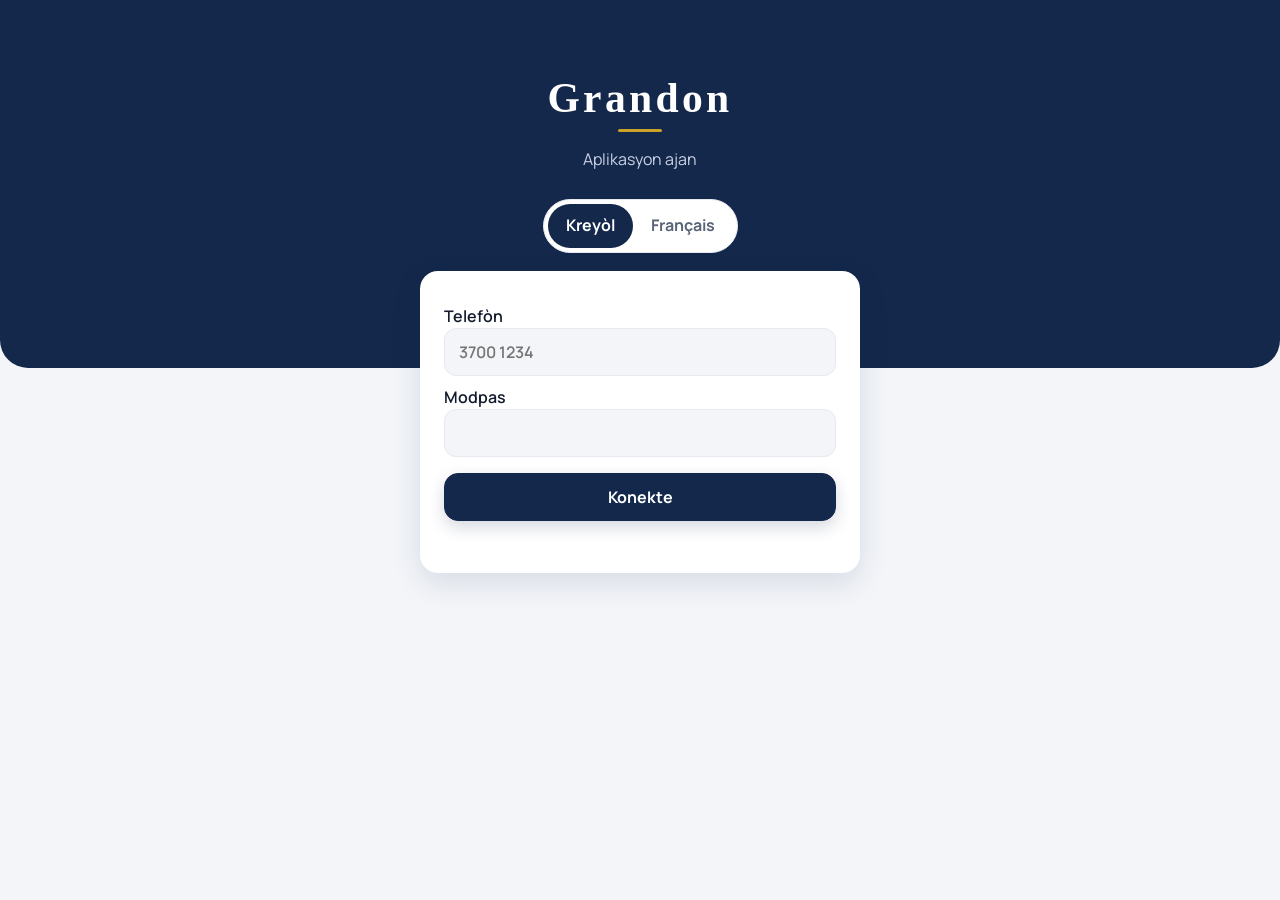
<file: index.html>
<!doctype html>
<html lang="ht" data-look="a">
<head>
  <meta charset="utf-8">
  <meta name="viewport" content="width=device-width, initial-scale=1, viewport-fit=cover">
  <meta name="theme-color" content="#14284b">
  <meta name="description" content="Grandon: kliyan, cycle epay ak depo, menm san entènèt.">
  <title>Grandon</title>
  <script>
    // Mete look/tèm/gwosè tèks la ANVAN premye randering lan (pa gen flach).
    try {
      var p = JSON.parse(localStorage.getItem("grandon-prefs") || "{}"), r = document.documentElement;
      r.dataset.look = ["a", "b", "c"].includes(p.look) ? p.look : "a";
      if (r.dataset.look === "c" || p.tem === "dark") r.dataset.theme = "dark"; else if (p.tem === "light") r.dataset.theme = "light";
      if (p.teks) r.dataset.teks = p.teks;
    } catch (e) {}
  </script>
  <link rel="manifest" href="manifest.webmanifest">
  <link rel="icon" href="icons/icon-192.png">
  <link rel="apple-touch-icon" href="icons/icon-192.png">
  <link rel="stylesheet" href="app.css">
  <link rel="stylesheet" href="look-a.css">
  <link rel="stylesheet" href="look-b.css">
  <link rel="stylesheet" href="look-c.css">
  <style>
    /* Ekran chajman (anvan aplikasyon an parèt): logo a anime pandan l ap chaje. */
    .splash { position: fixed; inset: 0; z-index: 50; display: flex; flex-direction: column; align-items: center; justify-content: center; gap: 22px;
      background: radial-gradient(120% 90% at 50% 35%, #1d3866 0%, #14284b 55%, #0b1830 100%); color: #fff; font-family: system-ui, -apple-system, "Segoe UI", Roboto, Arial, sans-serif; }
    .spl-logo { display: flex; flex-direction: column; align-items: center; gap: 14px; }
    .spl-mak { font-family: "Iowan Old Style", "Palatino Linotype", Palatino, Georgia, serif; font-weight: 700; font-size: 2.6rem; letter-spacing: .08em; display: inline-flex; }
    .spl-mak span { display: inline-block; opacity: 0; transform: translateY(14px); animation: spl-let .7s cubic-bezier(.2, .8, .2, 1) forwards, spl-glo 2.4s ease-in-out 1.2s infinite; }
    .spl-ikon { width: 84px; height: 84px; animation: spl-pop .8s cubic-bezier(.2, .9, .3, 1.3) both, spl-flo 2.6s ease-in-out .8s infinite; filter: drop-shadow(0 6px 14px rgba(0, 0, 0, .25)); }
    .spl-bar { width: 132px; height: 4px; border-radius: 4px; background: rgba(255, 255, 255, .16); overflow: hidden; position: relative; }
    .spl-bar i { position: absolute; top: 0; bottom: 0; width: 40%; border-radius: 4px; background: #c9a227; animation: spl-bar 1.25s ease-in-out infinite; }
    .spl-t { margin: 0; font-size: .85rem; letter-spacing: .04em; opacity: .7; }
    html[data-mak="bs"] .splash { background: radial-gradient(120% 90% at 50% 35%, #0f5a88 0%, #094368 55%, #06304b 100%); }
    html[data-mak="bs"] .spl-mak { font-family: "Inter", "Segoe UI", system-ui, Arial, sans-serif; font-weight: 800; letter-spacing: 0; font-size: 2rem; }
    html[data-mak="bs"] .spl-bar i { background: #63b32e; }
    @keyframes spl-let { to { opacity: 1; transform: none; } }
    @keyframes spl-glo { 0%, 100% { text-shadow: none; } 50% { text-shadow: 0 0 18px rgba(255, 255, 255, .45); } }
    @keyframes spl-pop { from { opacity: 0; transform: scale(.6) rotate(-8deg); } to { opacity: 1; transform: none; } }
    @keyframes spl-flo { 0%, 100% { transform: translateY(0); } 50% { transform: translateY(-8px); } }
    @keyframes spl-bar { 0% { left: -40%; } 100% { left: 100%; } }
    @media (prefers-reduced-motion: reduce) { .spl-mak span, .spl-ikon, .spl-bar i { animation: none; opacity: 1; transform: none; } .spl-bar i { left: 30%; } }
  </style>
</head>
<body>
  <header id="bar" hidden></header>
  <nav id="nav" class="tabbar" aria-label="Navigasyon prensipal" hidden></nav>
  <main id="app"><div class="splash" role="status" aria-label="Ap chaje"><div class="spl-logo"><span class="spl-mak" aria-hidden="true"><span style="animation-delay:0.00s,1.20s">G</span><span style="animation-delay:0.07s,1.32s">r</span><span style="animation-delay:0.14s,1.44s">a</span><span style="animation-delay:0.21s,1.56s">n</span><span style="animation-delay:0.28s,1.68s">d</span><span style="animation-delay:0.35s,1.80s">o</span><span style="animation-delay:0.42s,1.92s">n</span></span></div><div class="spl-bar"><i></i></div><p class="spl-t">Ap chaje…</p></div></main>
  <script src="config.js"></script>
  <script type="module" src="app.js"></script>
</body>
</html>
</file>
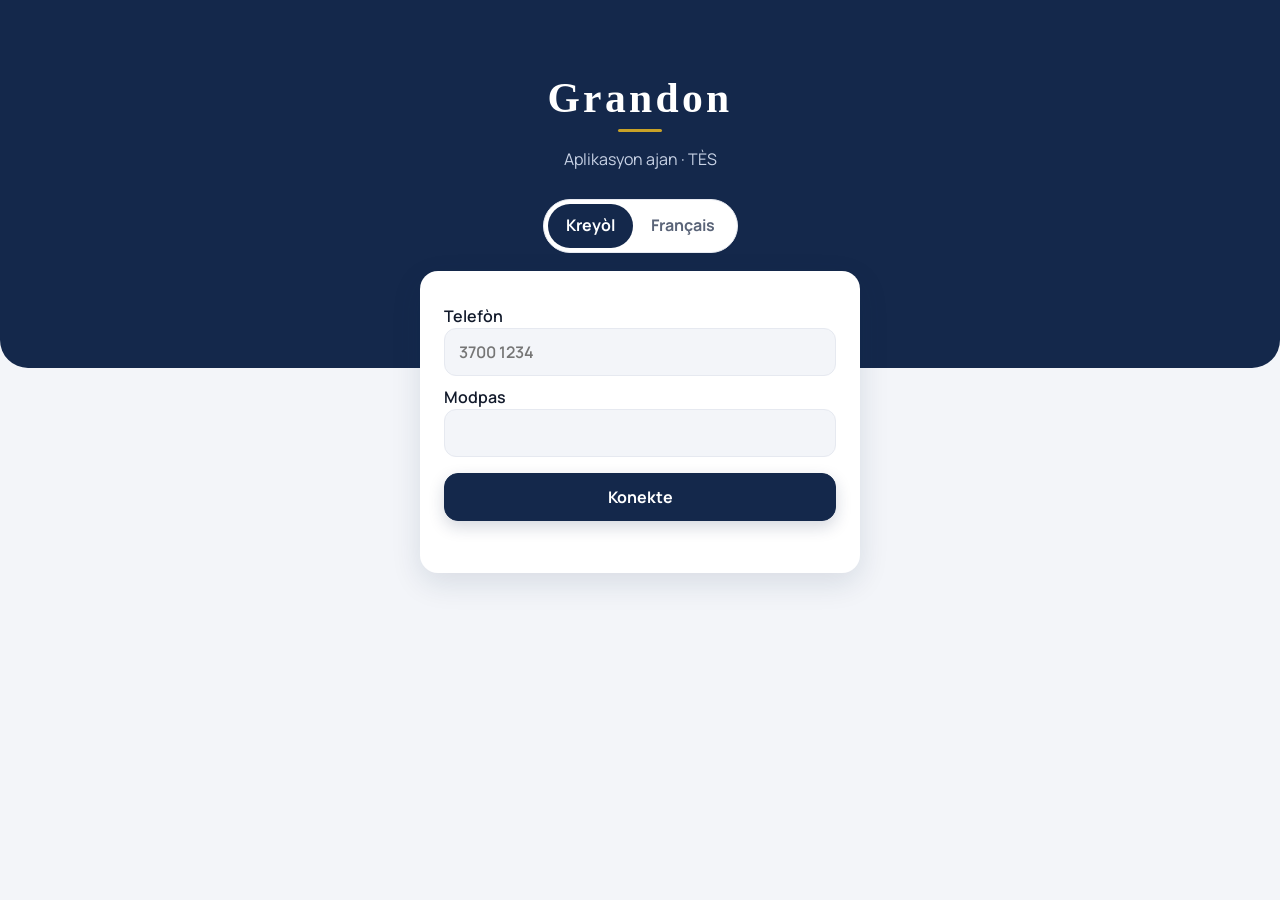
<file: tes/index.html>
<!doctype html>
<html lang="ht" data-look="a">
<head>
  <meta charset="utf-8">
  <meta name="viewport" content="width=device-width, initial-scale=1, viewport-fit=cover">
  <meta name="theme-color" content="#14284b">
  <meta name="robots" content="noindex">
  <meta name="description" content="Grandon: kliyan, cycle epay ak depo, menm san entènèt.">
  <title>Grandon · TÈS</title>
  <script>
    // Mete look/tèm/gwosè tèks la ANVAN premye randering lan (pa gen flach).
    try {
      var p = JSON.parse(localStorage.getItem("grandon-prefs") || "{}"), r = document.documentElement;
      r.dataset.look = ["a", "b", "c"].includes(p.look) ? p.look : "a";
      if (r.dataset.look === "c" || p.tem === "dark") r.dataset.theme = "dark"; else if (p.tem === "light") r.dataset.theme = "light";
      if (p.teks) r.dataset.teks = p.teks;
    } catch (e) {}
  </script>
  <link rel="manifest" href="manifest.webmanifest">
  <link rel="icon" href="app/icons/icon-192.png">
  <link rel="apple-touch-icon" href="app/icons/icon-192.png">
  <link rel="stylesheet" href="app/app.css">
  <link rel="stylesheet" href="app/look-a.css">
  <link rel="stylesheet" href="app/look-b.css">
  <link rel="stylesheet" href="app/look-c.css">
  <style>
    /* Ekran chajman (anvan aplikasyon an parèt): logo a anime pandan l ap chaje. */
    .splash { position: fixed; inset: 0; z-index: 50; display: flex; flex-direction: column; align-items: center; justify-content: center; gap: 22px;
      background: radial-gradient(120% 90% at 50% 35%, #1d3866 0%, #14284b 55%, #0b1830 100%); color: #fff; font-family: system-ui, -apple-system, "Segoe UI", Roboto, Arial, sans-serif; }
    .spl-logo { display: flex; flex-direction: column; align-items: center; gap: 14px; }
    .spl-mak { font-family: "Iowan Old Style", "Palatino Linotype", Palatino, Georgia, serif; font-weight: 700; font-size: 2.6rem; letter-spacing: .08em; display: inline-flex; }
    .spl-mak span { display: inline-block; opacity: 0; transform: translateY(14px); animation: spl-let .7s cubic-bezier(.2, .8, .2, 1) forwards, spl-glo 2.4s ease-in-out 1.2s infinite; }
    .spl-ikon { width: 84px; height: 84px; animation: spl-pop .8s cubic-bezier(.2, .9, .3, 1.3) both, spl-flo 2.6s ease-in-out .8s infinite; filter: drop-shadow(0 6px 14px rgba(0, 0, 0, .25)); }
    .spl-bar { width: 132px; height: 4px; border-radius: 4px; background: rgba(255, 255, 255, .16); overflow: hidden; position: relative; }
    .spl-bar i { position: absolute; top: 0; bottom: 0; width: 40%; border-radius: 4px; background: #c9a227; animation: spl-bar 1.25s ease-in-out infinite; }
    .spl-t { margin: 0; font-size: .85rem; letter-spacing: .04em; opacity: .7; }
    html[data-mak="bs"] .splash { background: radial-gradient(120% 90% at 50% 35%, #0f5a88 0%, #094368 55%, #06304b 100%); }
    html[data-mak="bs"] .spl-mak { font-family: "Inter", "Segoe UI", system-ui, Arial, sans-serif; font-weight: 800; letter-spacing: 0; font-size: 2rem; }
    html[data-mak="bs"] .spl-bar i { background: #63b32e; }
    @keyframes spl-let { to { opacity: 1; transform: none; } }
    @keyframes spl-glo { 0%, 100% { text-shadow: none; } 50% { text-shadow: 0 0 18px rgba(255, 255, 255, .45); } }
    @keyframes spl-pop { from { opacity: 0; transform: scale(.6) rotate(-8deg); } to { opacity: 1; transform: none; } }
    @keyframes spl-flo { 0%, 100% { transform: translateY(0); } 50% { transform: translateY(-8px); } }
    @keyframes spl-bar { 0% { left: -40%; } 100% { left: 100%; } }
    @media (prefers-reduced-motion: reduce) { .spl-mak span, .spl-ikon, .spl-bar i { animation: none; opacity: 1; transform: none; } .spl-bar i { left: 30%; } }
  </style>
</head>
<body>
  <header id="bar" hidden></header>
  <nav id="nav" class="tabbar" aria-label="Navigasyon prensipal" hidden></nav>
  <main id="app"><div class="splash" role="status" aria-label="Ap chaje"><div class="spl-logo"><span class="spl-mak" aria-hidden="true"><span style="animation-delay:0.00s,1.20s">G</span><span style="animation-delay:0.07s,1.32s">r</span><span style="animation-delay:0.14s,1.44s">a</span><span style="animation-delay:0.21s,1.56s">n</span><span style="animation-delay:0.28s,1.68s">d</span><span style="animation-delay:0.35s,1.80s">o</span><span style="animation-delay:0.42s,1.92s">n</span></span></div><div class="spl-bar"><i></i></div><p class="spl-t">Ap chaje…</p></div></main>
  <script src="config.js"></script>
  <script type="module" src="app/app.js"></script>
</body>
</html>
</file>
<file: app.css>
:root {
  --bg: #f3f5f9; --card: #fff; --ink: #121a2b; --mut: #5a6478; --line: #dde2ec;
  --pri: #14284b; --pri-ink: #fff; --acc: #c9a227; --ok: #1e7b45; --warn: #9a5b00; --err: #b42318; --info: #1d5fa8; --pend: #6b4fbb;
  --r: 12px;
  color-scheme: light;
}
@media (prefers-color-scheme: dark) {
  :root:not([data-theme="light"]) {
    --bg: #0b1120; --card: #141c2e; --ink: #e6ebf5; --mut: #9aa6bd; --line: #26314a;
    --pri: #7fa6e8; --pri-ink: #0b1120; --acc: #e0bd4f; --ok: #4cc27f; --warn: #e3a440; --err: #f0716a; --info: #7fb2f0; --pend: #a58ef0;
    color-scheme: dark;
  }
}
:root[data-theme="dark"] {
  --bg: #0b1120; --card: #141c2e; --ink: #e6ebf5; --mut: #9aa6bd; --line: #26314a;
  --pri: #7fa6e8; --pri-ink: #0b1120; --acc: #e0bd4f; --ok: #4cc27f; --warn: #e3a440; --err: #f0716a; --info: #7fb2f0; --pend: #a58ef0;
  color-scheme: dark;
}
html[data-teks="l"] { font-size: 112.5%; }
html[data-teks="xl"] { font-size: 125%; }
* { box-sizing: border-box; }
html { -webkit-text-size-adjust: 100%; }
body { margin: 0; overflow-x: hidden; background: var(--bg); color: var(--ink); font: 1rem/1.45 system-ui, -apple-system, "Segoe UI", Roboto, sans-serif; }
main { max-width: 640px; margin: 0 auto; padding: 12px 16px 80px; }
h1 { font-size: 1.35rem; margin: 6px 0 10px; display: flex; flex-wrap: wrap; gap: 6px; align-items: center; }
h2 { font-size: 1.05rem; margin: 22px 0 8px; }
a { color: var(--pri); }
.mut { color: var(--mut); } .sm { font-size: .85rem; }
.empty { color: var(--mut); text-align: center; padding: 24px 8px; }

#bar { position: sticky; top: 0; z-index: 10; display: flex; justify-content: space-between; align-items: center;
  padding: 10px 16px; padding-top: max(10px, env(safe-area-inset-top)); background: #14284b; color: #fff; }
#bar a { color: inherit; text-decoration: none; }
.brand { font-weight: 700; font-size: 1.1rem; display: flex; align-items: center; gap: 8px; }
.brand img { border-radius: 7px; }
.brand small { font-weight: 500; font-size: .7rem; opacity: .8; border: 1px solid currentColor; border-radius: 6px; padding: 0 5px; margin-left: 4px; }
.net { display: flex; align-items: center; gap: 6px; font-size: .9rem; background: rgba(255,255,255,.15); padding: 4px 10px; border-radius: 99px; }
.dot { width: 9px; height: 9px; border-radius: 50%; background: #7ee2a0; }
.net.off .dot { background: #fbb; }
.cnt { background: #fff; color: #222; border-radius: 99px; padding: 0 7px; font-size: .8rem; font-weight: 700; }
.cnt.err { background: #ffd8d4; color: #8a1b12; }
.spin { width: 12px; height: 12px; border: 2px solid currentColor; border-right-color: transparent; border-radius: 50%; animation: sp .8s linear infinite; }
@keyframes sp { to { transform: rotate(360deg); } }

.card { background: var(--card); border: 1px solid var(--line); border-radius: var(--r); padding: 14px; margin: 8px 0; }
.btn { display: inline-flex; justify-content: center; align-items: center; gap: 6px; min-height: 44px; padding: 10px 16px; border-radius: 10px;
  border: 1px solid var(--line); background: var(--card); color: var(--ink); font: inherit; font-weight: 600; text-decoration: none; cursor: pointer; }
.btn.pri { background: var(--pri); color: var(--pri-ink); border-color: var(--pri); }
.btn.danger { color: var(--err); border-color: var(--err); }
.btn.sm { min-height: 36px; padding: 6px 12px; font-size: .9rem; }
.btn.block { display: flex; width: 100%; margin: 10px 0; }
.btn:disabled { opacity: .55; }
.back { display: inline-block; padding: 6px 0; text-decoration: none; font-weight: 600; }

.hello { margin: 4px 0 10px; font-size: 1.05rem; }
.actions { display: grid; grid-template-columns: repeat(3, 1fr); gap: 8px; }
.act { background: var(--card); border: 1px solid var(--line); border-radius: var(--r); padding: 14px 6px; text-align: center; text-decoration: none; color: var(--ink); font-weight: 600; font-size: .9rem; }
.act span { display: flex; margin: 0 auto 6px; width: 40px; height: 40px; align-items: center; justify-content: center; border-radius: 50%; background: var(--pri); color: var(--pri-ink); font-size: 1.3rem; }

.search, input, select, textarea { width: 100%; font: inherit; padding: 11px 12px; border-radius: 10px; border: 1px solid var(--line); background: var(--card); color: var(--ink); }
.search { margin-bottom: 8px; }
.list { display: flex; flex-direction: column; gap: 6px; }
.row { display: flex; justify-content: space-between; gap: 10px; align-items: center; background: var(--card); border: 1px solid var(--line); border-radius: var(--r); padding: 12px; text-decoration: none; color: var(--ink); }
.row.col { flex-direction: column; align-items: stretch; }
.row .right { text-align: right; flex-shrink: 0; }
.btns { display: flex; gap: 8px; margin-top: 8px; }

.badge { display: inline-block; font-size: .72rem; font-weight: 700; padding: 2px 8px; border-radius: 99px; vertical-align: middle; border: 1px solid currentColor; }
.badge.ok { color: var(--ok); } .badge.warn { color: var(--warn); } .badge.err { color: var(--err); }
.badge.info { color: var(--info); } .badge.mut { color: var(--mut); } .badge.pend { color: var(--pend); }

.form label { display: block; margin: 10px 0; font-weight: 600; font-size: .92rem; }
.form label input, .form label select, .form label textarea { margin-top: 4px; font-weight: 400; }
.grid2 { display: grid; grid-template-columns: minmax(0, 1fr) minmax(0, 1fr); gap: 0 10px; }
.grid2 > * { min-width: 0; }
input[type=date] { min-height: 46px; }
@media (max-width: 360px) { .grid2 { grid-template-columns: 1fr; } }
label.chk { display: flex; gap: 10px; align-items: flex-start; font-weight: 500; }
label.chk input { width: 22px; height: 22px; margin: 0; flex-shrink: 0; }
fieldset.field { border: 0; padding: 0; margin: 12px 0; min-width: 0; }
fieldset.field legend { font-weight: 600; font-size: .92rem; padding: 0; margin-bottom: 6px; }
.sr { position: absolute; width: 1px; height: 1px; overflow: hidden; clip: rect(0 0 0 0); }
.seg.s4 { grid-template-columns: repeat(4, 1fr); } .seg.s5 { grid-template-columns: repeat(5, 1fr); }
.jours { display: grid; grid-template-columns: repeat(7, 1fr); gap: 4px; }
.jours label { position: relative; margin: 0; }
.jours input { position: absolute; inset: 0; width: 1px; height: 1px; opacity: 0; pointer-events: none; }
.jours span { display: flex; align-items: center; justify-content: center; min-height: 46px; border-radius: 10px; border: 1px solid var(--line); font-size: .82rem; font-weight: 600; }
.jours input:checked + span { background: var(--pri); color: var(--pri-ink); border-color: var(--pri); }
.jours input:focus-visible + span { outline: 2px solid var(--info); }
.solde { text-align: center; }
.solde span { display: block; color: var(--mut); font-size: .85rem; }
.solde b { display: block; font-size: 2rem; color: var(--pri); margin: 2px 0; }
.bar { height: 8px; border-radius: 99px; background: var(--line); margin-top: 6px; overflow: hidden; }
.bar i { display: block; height: 100%; background: var(--acc); border-radius: 99px; }
b.in { color: var(--ok); } b.out { color: var(--err); }
.recap small { font-size: .75rem; }
.gps { display: flex; justify-content: space-between; align-items: center; gap: 8px; }
.prev { max-width: 100%; max-height: 220px; border-radius: 10px; display: block; margin: 6px 0; }
.err-msg { color: var(--err); font-weight: 600; min-height: 1em; margin: 6px 0; }
.note { padding: 10px 12px; border-radius: 10px; background: var(--card); border: 1px solid var(--line); }
.note.warn { border-color: var(--warn); } .note.err { border-color: var(--err); color: var(--err); }

.seg { border: 0; padding: 0; margin: 0 0 6px; min-width: 0; display: grid; grid-template-columns: 1fr 1fr; gap: 6px; }
.seg label { margin: 0; position: relative; }
.seg input { position: absolute; inset: 0; width: 1px; height: 1px; opacity: 0; pointer-events: none; }
.seg span { display: flex; align-items: center; justify-content: center; text-align: center; min-height: 48px; padding: 6px; border-radius: 10px; border: 1px solid var(--line); font-size: .88rem; }
.seg input:checked + span { background: var(--pri); color: var(--pri-ink); border-color: var(--pri); }
.seg input:focus-visible + span { outline: 2px solid var(--info); }

.recap, .stats { display: grid; grid-template-columns: 1fr 1fr; gap: 10px; }
.recap { background: var(--bg); border-radius: 10px; padding: 10px; margin: 8px 0; }
.recap div, .stats div { display: flex; flex-direction: column; }
.recap span, .stats span, .kv > span { color: var(--mut); font-size: .8rem; }
.stats .wide { grid-column: 1 / -1; } .stats .warn b { color: var(--warn); }
.kv { display: flex; justify-content: space-between; padding: 4px 0; }

.head { display: flex; gap: 12px; align-items: center; }
.head h1 { margin: 0; }
.avatar { width: 64px; height: 64px; border-radius: 50%; object-fit: cover; flex-shrink: 0; }
.avatar.ph { display: flex; align-items: center; justify-content: center; background: var(--pri); color: var(--pri-ink); font-size: 1.6rem; font-weight: 700; }

.login { text-align: center; padding-top: 30px; }
.login h1 { justify-content: center; font-size: 1.7rem; margin-bottom: 0; }
.login form { text-align: left; margin-top: 18px; }
.login form label { display: block; margin: 10px 0; font-weight: 600; }
.login .btn { width: 100%; margin-top: 8px; }
.login img { border-radius: 18px; }

.toast { position: fixed; left: 16px; right: 16px; bottom: max(16px, env(safe-area-inset-bottom)); max-width: 600px; margin: 0 auto; z-index: 50;
  padding: 12px 16px; border-radius: 12px; background: #17201b; color: #fff; font-weight: 600; box-shadow: 0 6px 24px rgba(0,0,0,.25); }
.toast.err { background: #b42318; color: #fff; } .toast.info { background: #14284b; color: #fff; }
.toast.update { border: 0; font: inherit; font-weight: 700; cursor: pointer; }

/* ---------- Ba navigasyon anba ---------- */
.tabbar { position: fixed; left: 0; right: 0; bottom: 0; z-index: 20; display: grid; grid-template-columns: repeat(6, 1fr);
  background: var(--card); border-top: 1px solid var(--line); padding: 4px max(4px, env(safe-area-inset-right)) max(4px, env(safe-area-inset-bottom)) max(4px, env(safe-area-inset-left));
  box-shadow: 0 -4px 16px rgba(10, 20, 40, .06); }
.tabbar a { display: flex; flex-direction: column; align-items: center; justify-content: center; gap: 2px; min-height: 56px;
  text-decoration: none; color: var(--mut); font-size: .72rem; font-weight: 600; border-radius: 12px; }
.tabbar svg { width: 24px; height: 24px; fill: none; stroke: currentColor; }
[hidden] { display: none !important; }
.tabbar a.on { color: var(--pri); }
.nav-foot { display: none; }
/* Laptop / ekran laj (≥ 1024 px): navigasyon an vin yon kolòn agòch anba ba estati a; kontni an pi laj.
   Chak look re-ekri règ sa yo ak pwòp estil li (gade LOOKS.md § Laptop). */
@media (min-width: 1024px) {
  body.has-nav { padding-left: var(--nav-w, 0px); } /* chak look mete --nav-w (sinon pa gen kolòn) */
  body.has-nav #bar { margin-left: calc(-1 * var(--nav-w, 0px)); } /* ba a soti nan padding body a: li sou tout lajè a */
  body.has-nav main { padding-bottom: 40px; }
  body.has-nav .toast { left: auto; right: 24px; bottom: 24px; transform: none; max-width: 420px; }
  .tabbar { position: fixed; left: 0; right: auto; top: var(--bar-h, 56px); bottom: 0; width: var(--nav-w, 232px); transform: none;
    display: flex; flex-direction: column; gap: 4px; padding: 14px 12px; border: 0; border-right: 1px solid var(--line); border-radius: 0; box-shadow: none; overflow-y: auto; }
  .tabbar a { flex-direction: row; justify-content: flex-start; gap: 12px; min-height: 48px; padding: 0 14px; border-radius: 12px; font-size: .95rem; }
  .nav-foot { display: flex; flex-direction: column; gap: 2px; margin-top: auto; padding: 12px 14px 4px; font-size: .85rem; color: var(--mut); border-top: 1px solid var(--line); }
  .nav-foot .nav-moi { color: var(--ink); font-weight: 700; }
  main { max-width: 1120px; padding: 24px 32px 40px; }
  .form { max-width: 720px; }
  .list.grid-t { grid-template-columns: 1fr 1fr; }
}
@media (min-width: 1440px) { .list.grid-t { grid-template-columns: 1fr 1fr 1fr; } main { max-width: 1240px; } }
.tabbar a.on svg { background: color-mix(in srgb, var(--pri) 14%, transparent); border-radius: 99px; padding: 3px 14px; width: 54px; height: 30px; }
.tabbar a:focus-visible { outline: 2px solid var(--info); outline-offset: -2px; }
body.has-nav main { padding-bottom: calc(96px + env(safe-area-inset-bottom)); }
body.has-nav .toast { bottom: calc(80px + env(safe-area-inset-bottom)); }

/* ---------- Eleman paj yo ---------- */
.page-head { display: flex; justify-content: space-between; align-items: center; gap: 10px; margin: 6px 0 12px; }
.page-head h1 { margin: 0; font-size: 1.5rem; }
.grow { flex: 1; min-width: 0; }
.row .grow b, .row .grow .sm { overflow-wrap: anywhere; }
a.lnk { text-decoration: none; color: inherit; }
.row.flat { background: transparent; border: 0; padding: 8px 0 0; }
.thumb { width: 44px; height: 44px; border-radius: 50%; object-fit: cover; flex-shrink: 0; background: var(--line); }
.thumb.ph { display: flex; align-items: center; justify-content: center; background: var(--pri); color: var(--pri-ink); font-weight: 700; }
.center { text-align: center; }
.seg.s3 { grid-template-columns: repeat(3, 1fr); }
.btn.block.danger { background: var(--card); }
.soon { text-align: center; padding: 32px 16px; }
.soon h1 { justify-content: center; }
.soon-ico svg { width: 56px; height: 56px; fill: var(--acc); }
.soon-links { display: flex; justify-content: center; gap: 8px; flex-wrap: wrap; margin-top: 14px; }

/* Rapò */
.chips { display: grid; grid-template-columns: repeat(3, 1fr); gap: 8px; margin-bottom: 12px; }
.chip { display: flex; flex-direction: column; align-items: center; padding: 8px 4px; min-height: 52px; border-radius: 12px;
  border: 1px solid var(--line); background: var(--card); color: var(--ink); font: inherit; font-weight: 700; cursor: pointer; }
.chip small { font-weight: 500; color: var(--mut); font-size: .75rem; }
.chip.on { background: var(--pri); color: var(--pri-ink); border-color: var(--pri); }
.chip.on small { color: inherit; opacity: .85; }
.kpis { display: grid; grid-template-columns: 1fr 1fr; gap: 8px; }
.kpi { background: var(--card); border: 1px solid var(--line); border-radius: var(--r); padding: 12px; display: flex; flex-direction: column; min-width: 0; }
.kpi span { color: var(--mut); font-size: .8rem; }
.kpi b { font-size: 1.35rem; margin: 2px 0; overflow-wrap: anywhere; }
.kpi small { color: var(--mut); font-size: .75rem; }
.kpi.main { grid-column: 1 / -1; background: #14284b; border-color: #14284b; color: #fff; }
.kpi.main span, .kpi.main small { color: rgba(255,255,255,.8); }
.kpi.main b { font-size: 1.8rem; color: #fff; }

/* ---------- Tablèt (768 px +) ---------- */
@media (min-width: 768px) {
  main { max-width: 980px; padding-left: 24px; padding-right: 24px; }
  .grid-t { display: grid; grid-template-columns: 1fr 1fr; gap: 8px; }
  .kpis { grid-template-columns: repeat(4, 1fr); }
  .kpi.main { grid-column: 1 / -1; }
  .form { max-width: 640px; }
  .tabbar { left: 50%; right: auto; transform: translateX(-50%); width: min(640px, 100%); bottom: 12px;
    border: 1px solid var(--line); border-radius: 20px; padding: 4px; }
  body.has-nav main { padding-bottom: 110px; }
  .tabbar a { font-size: .8rem; }
}

/* ---------- Popup (bwat dyalòg) ---------- */
body.modal-open { overflow: hidden; }
.modal-wrap { position: fixed; inset: 0; z-index: 100; display: flex; align-items: flex-end; justify-content: center;
  background: rgba(8, 14, 28, .55); padding: 16px; padding-bottom: max(16px, env(safe-area-inset-bottom)); animation: fade .15s ease-out; }
.modal-wrap.out { animation: fade .12s ease-in reverse forwards; }
.modal { width: 100%; max-width: 440px; max-height: calc(100vh - 32px); overflow: auto; background: var(--card); color: var(--ink);
  border-radius: 20px; padding: 20px; box-shadow: 0 20px 60px rgba(0, 0, 0, .35); animation: monte .18s ease-out; }
@media (min-width: 600px) { .modal-wrap { align-items: center; } }
@keyframes fade { from { opacity: 0; } to { opacity: 1; } }
@keyframes monte { from { transform: translateY(24px); opacity: .6; } to { transform: none; opacity: 1; } }
@media (prefers-reduced-motion: reduce) { .modal-wrap, .modal { animation: none; } }
.modal-h { display: flex; flex-direction: column; align-items: center; text-align: center; gap: 10px; }
.modal-h h2 { margin: 0; font-size: 1.15rem; }
.modal-ico { width: 52px; height: 52px; border-radius: 50%; display: flex; align-items: center; justify-content: center;
  background: #14284b; color: #fff; font-size: 1.5rem; font-weight: 800; box-shadow: 0 0 0 5px color-mix(in srgb, var(--acc) 35%, transparent); }
.modal-ico.danger { background: var(--err); box-shadow: 0 0 0 5px color-mix(in srgb, var(--err) 25%, transparent); }
.modal-foto { width: 84px; height: 84px; border-radius: 50%; object-fit: cover; border: 3px solid var(--acc); cursor: zoom-in; }
.modal-p { text-align: center; color: var(--mut); margin: 10px 0 0; }
.modal-dl { margin: 14px 0 0; background: var(--bg); border-radius: 12px; padding: 4px 12px; }
.modal-dl div { display: flex; justify-content: space-between; gap: 12px; padding: 8px 0; border-bottom: 1px solid var(--line); }
.modal-dl div:last-child { border-bottom: 0; }
.modal-dl dt { color: var(--mut); font-size: .88rem; }
.modal-dl dd { margin: 0; font-weight: 700; text-align: right; overflow-wrap: anywhere; }
.modal-l { display: block; margin-top: 12px; font-weight: 600; font-size: .92rem; }
.modal-l input { margin-top: 6px; }
.modal-b { display: grid; grid-template-columns: repeat(auto-fit, minmax(0, 1fr)); gap: 10px; margin-top: 18px; }
.modal-b .btn { min-height: 48px; }
.btn.danger-full { background: var(--err); border-color: var(--err); color: #fff; }

/* Foto an gwo */
.zoom { margin: 0; text-align: center; }
.zoom img { max-width: 100%; max-height: 70vh; border-radius: 14px; display: block; margin: 0 auto; }
.zoom figcaption { margin-top: 10px; font-weight: 700; }
img.thumb, img.avatar, img.prev { cursor: zoom-in; }

/* Rechèch + pozisyon */
.search-row { display: grid; grid-template-columns: 1fr auto auto; gap: 8px; align-items: center; }
.search-row .search { margin: 0; }
.search-row select { width: auto; min-height: 46px; }
.gps-btn { min-height: 46px; padding: 8px 12px; }
.gps-btn svg { width: 20px; height: 20px; fill: var(--pri); }
@media (max-width: 420px) {
  .search-row { grid-template-columns: 1fr 1fr; }
  .search-row .search { grid-column: 1 / -1; }
}

/* Fich kliyan */
.page-head.sub { margin: 18px 0 8px; }
.page-head.sub h2 { margin: 0; }
.card.info .kv { padding: 9px 0; border-bottom: 1px solid var(--line); gap: 12px; align-items: center; }
.card.info .kv:last-child { border-bottom: 0; }
.card.info .kv b { text-align: right; overflow-wrap: anywhere; font-weight: 600; }

/* Chwa lang (koneksyon) */
.lang-sw { display: inline-flex; border: 1px solid var(--line); border-radius: 99px; padding: 3px; margin-top: 6px; background: var(--card); }
.lang-sw button { border: 0; background: none; font: inherit; font-weight: 600; padding: 6px 14px; border-radius: 99px; color: var(--mut); cursor: pointer; min-height: 36px; }
.lang-sw button.on { background: var(--pri); color: var(--pri-ink); }

/* Chan obligatwa ki manke */
[aria-invalid="true"] { border-color: var(--err) !important; box-shadow: 0 0 0 3px color-mix(in srgb, var(--err) 18%, transparent); }
.modal-choix fieldset { border: 0; padding: 0; margin: 14px 0 0; display: grid; gap: 6px; }
.modal-choix label:not(.modal-l) { display: flex; align-items: center; gap: 10px; padding: 10px 12px; border: 1px solid var(--line); border-radius: 12px; cursor: pointer; font-weight: 600; }
.modal-choix input[type=radio] { width: 20px; height: 20px; margin: 0; accent-color: var(--pri); }
.modal-choix label:has(input:checked) { border-color: var(--pri); background: color-mix(in srgb, var(--pri) 8%, transparent); }
.modal-choix textarea { margin-top: 6px; }

/* Onglè (Epay) */
.tabs { display: flex; gap: 4px; background: var(--card); border: 1px solid var(--line); border-radius: 14px; padding: 4px; margin: 0 0 6px; }
.tab { flex: 1; min-height: 44px; border: 0; border-radius: 10px; background: none; font: inherit; font-weight: 700; color: var(--mut); cursor: pointer; display: flex; align-items: center; justify-content: center; gap: 6px; }
.tab.on { background: var(--pri); color: var(--pri-ink); }
.tab:focus-visible { outline: 2px solid var(--info); }
.cnt-b { background: var(--err); color: #fff; border-radius: 99px; padding: 0 7px; font-size: .75rem; }
.btns-v { display: flex; flex-direction: column; gap: 6px; flex-shrink: 0; }
.btn-row { display: grid; grid-template-columns: 1fr 1fr; gap: 8px; margin: 10px 0; }
b.fee { color: var(--warn); }
.note.info-note { border-color: var(--info); color: var(--ink); background: color-mix(in srgb, var(--info) 8%, var(--card)); margin: 8px 0; font-size: .9rem; }
.row.demande .btns { margin-top: 10px; }
.seg.s4 span { font-size: .85rem; }

/* ---------- Mak nan ba a ---------- */
.brand .mark { width: 26px; height: 26px; border-radius: 8px; border: 2px solid var(--acc); display: inline-flex; align-items: center; justify-content: center; font-weight: 800; font-size: .95rem; }

/* ---------- Filt (Epay) ---------- */
.chips.filt { grid-template-columns: repeat(3, 1fr); margin: 6px 0 8px; }
.chips.filt .chip { min-height: 44px; flex-direction: row; gap: 6px; }

/* ---------- Chwa look (Paramèt) ---------- */
.looks { display: grid; grid-template-columns: repeat(3, minmax(0, 1fr)); gap: 8px; }
.looks .look-opt { position: relative; margin: 0; display: flex; flex-direction: column; gap: 6px; padding: 8px; border: 2px solid var(--line); border-radius: 14px; cursor: pointer; font-weight: 600; min-width: 0; }
.look-opt input { position: absolute; inset: 0; width: 1px; height: 1px; opacity: 0; pointer-events: none; }
.look-opt.on, .look-opt:has(input:checked) { border-color: var(--acc); box-shadow: 0 0 0 3px color-mix(in srgb, var(--acc) 25%, transparent); }
.look-opt:has(input:focus-visible) { outline: 2px solid var(--info); outline-offset: 2px; }
.look-prev { display: block; height: 88px; border-radius: 10px; position: relative; overflow: hidden; border: 1px solid var(--line); }
.look-prev i { position: absolute; display: block; border-radius: 4px; }
.look-prev .lp-bar { left: 0; right: 0; top: 0; height: 18px; border-radius: 0; }
.look-prev .lp-card { left: 8px; right: 8px; top: 26px; height: 24px; }
.look-prev .lp-btn { left: 8px; width: 36px; top: 56px; height: 12px; }
.look-prev .lp-nav { left: 0; right: 0; bottom: 0; height: 14px; border-radius: 0; }
.look-opt[data-look-opt="a"] .look-prev { background: #f3f5f9; }
.look-opt[data-look-opt="a"] .lp-bar { background: #14284b; } .look-opt[data-look-opt="a"] .lp-card { background: #fff; border: 1px solid #dde2ec; }
.look-opt[data-look-opt="a"] .lp-btn { background: #c9a227; } .look-opt[data-look-opt="a"] .lp-nav { background: #14284b; margin: 0 6px 4px; border-radius: 8px; }
.look-opt[data-look-opt="b"] .look-prev { background: #fff; }
.look-opt[data-look-opt="b"] .lp-bar { background: #fff; border-bottom: 1px solid #e4e8f0; } .look-opt[data-look-opt="b"] .lp-card { background: #fff; border: 1px solid #e4e8f0; }
.look-opt[data-look-opt="b"] .lp-btn { background: #f2a900; width: 60px; height: 14px; } .look-opt[data-look-opt="b"] .lp-nav { background: #fff; border-top: 1px solid #e4e8f0; }
.look-opt[data-look-opt="c"] .look-prev { background: #0b1222; border-color: #23304d; }
.look-opt[data-look-opt="c"] .lp-bar { background: #0f1830; } .look-opt[data-look-opt="c"] .lp-card { background: #141e33; border: 1px solid #23304d; }
.look-opt[data-look-opt="c"] .lp-btn { background: #e8c15a; } .look-opt[data-look-opt="c"] .lp-nav { background: #0f1830; border-top: 1px solid #23304d; }
.look-nom { font-size: .95rem; }
.look-desk { font-size: .75rem; font-weight: 500; color: var(--mut); line-height: 1.3; }
@media (max-width: 400px) { .looks { grid-template-columns: 1fr; } .looks .look-opt { display: grid; grid-template-columns: 96px 1fr; column-gap: 10px; row-gap: 2px; align-items: center; } .look-prev { width: 96px; height: 64px; grid-row: 1 / 3; } .look-nom { align-self: end; } .look-desk { align-self: start; } }

/* ---------- Tablo de bò: Objektif jodi a (baz; look yo ka ajiste) ---------- */
.obj { background: var(--card); border: 1px solid var(--line); border-radius: var(--r, 14px); padding: 14px 16px; margin: 14px 0; }
.obj h2 { margin: 0 0 10px; }
.obj-g { display: grid; grid-template-columns: repeat(3, minmax(0, 1fr)); gap: 8px; }
.obj-i { display: flex; flex-direction: column; gap: 2px; min-width: 0; padding: 10px; border-radius: 10px; border: 1px solid var(--line); }
.obj-i > span { font-size: .78rem; color: var(--mut); font-weight: 600; }
.obj-i > b { font-size: 1.15rem; font-variant-numeric: tabular-nums; overflow-wrap: anywhere; }
.obj-i > small { font-size: .74rem; color: var(--mut); }
.obj-i.ok > b { color: var(--ok); } .obj-i.warn > b { color: var(--warn); }
.obj-bar { height: 10px; margin-top: 12px; } .obj-bar i { background: var(--ok); }
.obj-p { margin: 6px 0 0; font-size: .85rem; color: var(--mut); } .obj-p b { color: var(--ink); }
.obj-tot { display: flex; flex-wrap: wrap; align-items: baseline; justify-content: space-between; gap: 2px 10px; margin-top: 12px; padding-top: 12px; border-top: 1px solid var(--line); }
.obj-tot > span { font-weight: 600; } .obj-tot > span small { color: var(--mut); font-weight: 400; }
.obj-tot > b { font-size: 1.2rem; font-variant-numeric: tabular-nums; }
.obj-tot > small { flex-basis: 100%; text-align: right; color: var(--mut); font-size: .8rem; }
@media (max-width: 400px) { .obj-g { grid-template-columns: 1fr; } .obj-i { flex-direction: row; flex-wrap: wrap; align-items: baseline; justify-content: space-between; column-gap: 8px; } .obj-i > small { flex-basis: 100%; } }
html[data-look] .obj > h2 { margin: 0 0 10px; }
html[data-look="a"] .obj { border-radius: 20px; border: 0; box-shadow: 0 6px 20px rgba(10, 20, 40, .06); }
html[data-look="b"] .obj { border-radius: 20px; }
html[data-look="b"] .obj-bar i { background: var(--acc); }
html[data-look="c"] .obj-i > b, html[data-look="c"] .obj-tot > b, html[data-look="c"] .obj-p b { font-family: var(--mono); }
@media (min-width: 1024px) { html[data-look] .obj { margin-top: 20px; } html[data-look] .obj-i { padding: 14px 16px; } html[data-look] .obj-i > b { font-size: 1.4rem; } }

.mwa h2 small { font-weight: 500; color: var(--mut); font-size: .8em; margin-left: 6px; text-transform: none; letter-spacing: 0; }
.obj-dwe { display: flex; flex-wrap: wrap; align-items: baseline; justify-content: space-between; gap: 2px 12px; padding: 12px 14px; margin-bottom: 8px; border-radius: 12px; border: 1px solid var(--line); }
.obj-dwe > span { font-weight: 700; } .obj-dwe > b { font-size: 1.6rem; font-variant-numeric: tabular-nums; }
.obj-dwe > small { flex-basis: 100%; color: var(--mut); font-size: .8rem; }
.obj-dwe.warn > b { color: var(--warn); } .obj-dwe.ok > b { color: var(--ok); }
.obj-p a { display: inline-flex; align-items: center; min-height: 44px; font-weight: 600; }
html[data-look="c"] .obj-dwe > b { font-family: var(--mono); }

/* ---------- Alèt kliyan (popup + seksyon) ---------- */
.seg.s2 { grid-template-columns: repeat(2, 1fr); }
.alet-tit { display: flex; align-items: center; justify-content: space-between; gap: 8px; margin-top: 18px; }
html[data-look] .alet-tit h2 { margin: 0; }
.alet-tit .btn { min-height: 44px; }
.row.alet { border-left: 4px solid var(--warn); align-items: flex-start; gap: 10px; }
.row.alet.ijan { border-left-color: var(--err); } .row.alet.info { border-left-color: var(--info); }
.row.alet.fini { border-left-color: var(--line); }
.row.alet .alet-m { margin: 4px 0 2px; white-space: pre-wrap; overflow-wrap: anywhere; }
.row.alet .btn { flex: none; min-height: 44px; }
.alet-lis { display: flex; flex-direction: column; gap: 8px; max-height: min(52vh, 420px); overflow-y: auto; margin: 4px 0 12px; text-align: left; }
.alet-lis .row.alet { margin: 0; padding: 10px 12px; border-radius: 10px; border: 1px solid var(--line); border-left-width: 4px; background: var(--card); }
html[data-look] .alet-h.ijan .modal-ico { background: var(--err); color: #fff; }
html[data-look] .alet-h.enpotan .modal-ico { background: var(--warn); color: #fff; }
.alet-h .modal-ico { animation: alet-pil 1s ease-in-out 3; }
@keyframes alet-pil { 50% { transform: scale(1.12); } }
@media (prefers-reduced-motion: reduce) { .alet-h .modal-ico { animation: none; } }
.alet-form select, .alet-form input[type=date], .alet-form input[name=tit] { width: 100%; min-height: 44px; }
.alet-form fieldset { display: flex; flex-wrap: wrap; gap: 6px; }

/* ---------- Onglè Kat ---------- */
.kat { height: min(58vh, 560px); min-height: 300px; border-radius: 14px; border: 1px solid var(--line); overflow: hidden; margin: 10px 0 12px; background: #dfe5ec; z-index: 0; position: relative; }
.kat .empty { padding-top: 120px; }
#kat-p .tabs { margin-bottom: 8px; }
.kat-aj { display: flex; flex-wrap: wrap; gap: 6px; margin: 8px 0 4px; }
html[data-look] .kat-aj .chip { flex: 0 1 auto; min-height: 44px; display: inline-flex; align-items: center; gap: 6px; }
.kat-dot { display: inline-block; width: 12px; height: 12px; border-radius: 50%; border: 2px solid #fff; box-shadow: 0 0 0 1px rgba(0,0,0,.25); flex: none; }
.kat-chk { display: flex; align-items: center; gap: 8px; min-height: 44px; font-weight: 600; }
.kat-chk input { width: 20px; height: 20px; }
.kat-dat label { display: flex; align-items: center; gap: 10px; font-weight: 600; }
.kat-dat input { min-height: 44px; }
.kat-rez { display: flex; flex-wrap: wrap; align-items: center; justify-content: space-between; gap: 8px; margin: 4px 0 10px; }
.kat-rez .btn { display: inline-flex; align-items: center; gap: 6px; min-height: 44px; }
.kat-rez .btn svg { width: 18px; height: 18px; }
.kat-ol { list-style: none; padding: 0; margin: 0; }
.kat-ol .row { display: flex; align-items: center; gap: 10px; }
.kat-ol a.grow { color: inherit; text-decoration: none; min-height: 44px; display: flex; flex-direction: column; justify-content: center; }
.kat-num { display: inline-flex; align-items: center; justify-content: center; min-width: 26px; height: 26px; border-radius: 50%; color: #fff; font-weight: 800; font-size: .8rem; flex: none; }
.kat-km { white-space: nowrap; }
.kat-n span { display: flex; align-items: center; justify-content: center; width: 28px; height: 28px; border-radius: 50%; color: #fff; font: 800 13px/1 system-ui, sans-serif; border: 2px solid #fff; box-shadow: 0 1px 4px rgba(0,0,0,.4); }
.kat-san { margin: 10px 0; } .kat-san summary { min-height: 44px; display: flex; align-items: center; font-weight: 600; cursor: pointer; }
.kat-aj-r { margin: 10px 0; } .kat-aj-r h2 { display: flex; align-items: center; gap: 8px; margin: 0 0 4px; }
.kat-tl { list-style: none; padding: 0; margin: 8px 0 0; display: flex; flex-direction: column; gap: 6px; font-size: .9rem; }
.kat-tl li { display: flex; align-items: center; gap: 8px; flex-wrap: wrap; }
.leaflet-popup-content { font-size: .9rem; line-height: 1.4; } .leaflet-popup-content a { font-weight: 700; }
.leaflet-container { font: inherit; }
@media (min-width: 1024px) { .kat { height: calc(100vh - var(--bar-h, 56px) - 220px); min-height: 420px; } }
@media (max-width: 400px) { .tabbar a { font-size: .62rem; } }
/* Pozisyon ajan an sou kat la: pwen ble ki bat + bouton «Kote m ye» */
.kat-mwen i { position: relative; display: block; width: 22px; height: 22px; border-radius: 50%; background: #2563eb; border: 3px solid #fff; box-shadow: 0 0 0 1px rgba(0,0,0,.25), 0 2px 6px rgba(0,0,0,.35); }
.kat-mwen i::after { content: ""; position: absolute; inset: -3px; border-radius: 50%; background: rgba(37, 99, 235, .45); animation: kat-pulse 1.6s ease-out infinite; z-index: -1; }
@keyframes kat-pulse { 0% { transform: scale(1); opacity: .9; } 100% { transform: scale(3.2); opacity: 0; } }
@media (prefers-reduced-motion: reduce) { .kat-mwen i::after { animation: none; transform: scale(1.8); opacity: .35; } }
.leaflet-control .kat-loc, button.kat-loc { width: 44px; height: 44px; display: flex; align-items: center; justify-content: center; background: #fff; color: #1f2937; border: 2px solid rgba(0,0,0,.2); border-radius: 8px; cursor: pointer; padding: 0; }
button.kat-loc svg { width: 24px; height: 24px; }
button.kat-loc:focus-visible { outline: 3px solid #2563eb; outline-offset: 2px; }
button.kat-loc.ap svg { animation: kat-tou 1s linear infinite; color: #2563eb; }
@keyframes kat-tou { to { transform: rotate(360deg); } }

/* Senkronizasyon: paj apa. Nan ba anba telefòn/tablèt la li pa parèt (6 bouton); pilil «Anliy» la ak Paramèt mennen ladan l. Sou laptop li nan kolòn navigasyon an. */
.tabbar a.nav-lap { display: none; }
@media (min-width: 1024px) { html[data-look] .tabbar a.nav-lap { display: flex; } }
.senk-lyen { display: flex; align-items: center; gap: 10px; text-decoration: none; color: inherit; min-height: 56px; }
.senk-lyen > span { font-size: 1.4rem; color: var(--mut); }

/* ---------- Otorizasyon modifikasyon ---------- */
button.row.tx-btn { width: 100%; font: inherit; color: inherit; text-align: left; cursor: pointer; border: 0; background: transparent; }
html[data-look] button.row.tx-btn:focus-visible { outline: 3px solid var(--info); outline-offset: 2px; }
.form label.bloke { opacity: .55; }
.form label.bloke input, .form label.bloke select { cursor: not-allowed; }
.modif-form .chk { display: flex; align-items: center; gap: 10px; min-height: 44px; }
.modif-form .chk input { width: 20px; height: 20px; flex: none; }
.modif-form .modif-chan { display: grid; grid-template-columns: 1fr 1fr; gap: 0 10px; }
@media (max-width: 400px) { .modif-form .modif-chan { grid-template-columns: 1fr; } }
.row.modif .btns { display: flex; gap: 8px; flex-wrap: wrap; margin-top: 6px; }

/* ---------- Istorik modifikasyon (manadjè) ---------- */
.ist-jou { display: flex; align-items: center; gap: 8px; margin: 8px 0 12px; }
.ist-jou .btn { min-width: 44px; min-height: 44px; font-size: 1.2rem; }
.ist-jou input { min-height: 44px; flex: 1; max-width: 220px; }
.ist-stats { display: grid; grid-template-columns: repeat(5, minmax(0, 1fr)); gap: 6px; margin-bottom: 12px; }
.ist-stats > div { display: flex; flex-direction: column; padding: 8px; border: 1px solid var(--line); border-radius: 10px; min-width: 0; }
.ist-stats span { font-size: .72rem; color: var(--mut); } .ist-stats b { font-size: 1.2rem; }
@media (max-width: 480px) { .ist-stats { grid-template-columns: repeat(3, minmax(0, 1fr)); } }
.ist-t { width: 100%; border-collapse: collapse; margin-top: 6px; font-size: .85rem; }
.ist-t th, .ist-t td { text-align: left; padding: 4px 6px; border-bottom: 1px solid var(--line); overflow-wrap: anywhere; }
.ist-t th { color: var(--mut); font-weight: 600; font-size: .75rem; }

/* Aparèy bloke (kont lan aktif sou yon lòt aparèy) */
.aparey-bloke { text-align: center; margin-top: 1.5rem; padding: 1.5rem 1.25rem; }
.aparey-bloke h1 { font-size: 1.35rem; margin: .25rem 0 .75rem; }
.aparey-bloke .ikon-gwo { font-size: 2.6rem; line-height: 1; margin-bottom: .5rem; }
.aparey-bloke p { max-width: 34rem; margin-inline: auto; }

/* Epay → Tranzaksyon: lis yon sèl kolòn, lè, filt ak tri */
.tx-tool { display: grid; grid-template-columns: 1fr 1fr; gap: 8px; margin-bottom: 12px; }
.tx-tool .search { grid-column: 1 / -1; margin: 0; }
.tx-sel { display: flex; flex-direction: column; gap: 4px; font-size: .8rem; color: var(--mut); min-width: 0; }
.tx-sel select { min-height: 44px; padding: 8px 10px; }
.tx-tool .tx-sel:first-of-type { grid-column: 1 / -1; }
@media (min-width: 720px) {
  .tx-tool { grid-template-columns: minmax(220px, 2fr) repeat(3, minmax(140px, 1fr)); align-items: end; }
  .tx-tool .search { grid-column: auto; min-height: 44px; }
  .tx-tool .tx-sel:first-of-type { grid-column: auto; }
}
.tx-seksyon .list.tx-lis { display: flex; flex-direction: column; gap: 6px; }
.txj { margin-bottom: 16px; }
.txj-h { display: flex; justify-content: space-between; align-items: baseline; gap: 8px; flex-wrap: wrap; margin: 4px 2px 8px; padding-bottom: 6px; border-bottom: 1px solid var(--line); }
.txj-h h3 { margin: 0; font-size: 1rem; }
.row.txr { display: grid; grid-template-columns: 52px minmax(0, 1fr) auto; gap: 10px; align-items: center; }
.txr-le { display: flex; flex-direction: column; align-items: flex-start; line-height: 1.2; }
.txr-le b { font-size: .95rem; }
.txr-le small { color: var(--mut); font-size: .72rem; }
.txr-main { display: flex; flex-direction: column; gap: 2px; min-width: 0; }
.txr-t, .txr-d, .txr-k { overflow-wrap: anywhere; }
.txr-mon { text-align: right; white-space: nowrap; }
.txr.txr-anile .txr-mon b { text-decoration: line-through; opacity: .7; }
@media (min-width: 1024px) {
  .row.txr { grid-template-columns: 64px minmax(0, 1.4fr) minmax(0, 1fr) auto; }
  .txr-main { display: contents; }
  .txr-t { grid-column: 2; }
  .txr-d { grid-column: 2; grid-row: 2; }
  .txr-k { grid-column: 3; grid-row: 1 / span 2; align-self: center; }
  .txr-le { grid-row: 1 / span 2; }
  .txr-mon { grid-column: 4; grid-row: 1 / span 2; }
  .txr-main .err-msg { grid-column: 2 / 4; }
}

/* Epay → Kont / Fidbak: menm modèl ak lis tranzaksyon yo */
html[data-look] .chips.filt.kx-filt { display: flex; flex-wrap: nowrap; overflow-x: auto; gap: 6px; scrollbar-width: none; padding-bottom: 2px; }
html[data-look] .chips.filt.kx-filt::-webkit-scrollbar { display: none; }
html[data-look] .chips.filt.kx-filt .chip { flex: 0 0 auto; min-width: max-content; padding-inline: 12px; white-space: nowrap; }
.kx-tool { grid-template-columns: 1fr; }
.kx-tool .tx-sel:first-of-type { grid-column: auto; }
.fb-seksyon .tx-tool .tx-sel:first-of-type { grid-column: auto; }
.fb-seksyon .tx-tool:not(.fb-tool-3) .tx-sel:last-of-type { grid-column: 1 / -1; }
.row.kxr { display: grid; grid-template-columns: 52px minmax(0, 1fr); gap: 6px 10px; align-items: center; }
.kxr-main { display: flex; flex-direction: column; gap: 3px; min-width: 0; color: inherit; text-decoration: none; }
.kxr-main .sm { overflow-wrap: anywhere; }
.kxr-bar { display: block; height: 4px; border-radius: 4px; background: color-mix(in srgb, var(--mut) 22%, transparent); overflow: hidden; margin-top: 2px; }
.kxr-bar i { display: block; height: 100%; background: var(--ok); border-radius: 4px; }
.kxr-ak { grid-column: 1 / -1; display: flex; gap: 8px; justify-content: flex-end; align-items: center; }
.kxr-ak .btn { min-width: 84px; }
.err-t { color: var(--err); }
.fbr .rezon { overflow-wrap: anywhere; }
@media (min-width: 720px) {
  .kx-tool { grid-template-columns: minmax(220px, 2fr) minmax(200px, 1fr); }
  .row.kxr { grid-template-columns: 64px minmax(0, 1fr) auto; }
  .kxr-ak { grid-column: 3; }
  .fb-seksyon .tx-tool { grid-template-columns: minmax(220px, 2fr) repeat(3, minmax(140px, 1fr)); }
  .fb-seksyon .tx-tool.fb-tool-3 { grid-template-columns: minmax(220px, 2fr) repeat(2, minmax(160px, 1fr)); }
  .fb-seksyon .tx-tool:not(.fb-tool-3) .tx-sel:last-of-type { grid-column: auto; }
}
@media (min-width: 1024px) {
  .row.fbr { grid-template-columns: 64px minmax(0, 1fr); }
  .fbr .txr-main { display: flex; }
}

/* Kès (responsab kès) */
.kes-sum { display: grid; grid-template-columns: repeat(3, minmax(0, 1fr)); gap: 8px; margin-bottom: 12px; }
.kes-sum.kes-sum4 { grid-template-columns: repeat(4, minmax(0, 1fr)); }
.kes-k { display: flex; flex-direction: column; gap: 2px; padding: 12px; min-width: 0; }
.kes-k span { font-size: .78rem; color: var(--mut); font-weight: 600; }
.kes-k b { font-size: 1.2rem; overflow-wrap: anywhere; }
.kes-k small { font-size: .72rem; color: var(--mut); }
.kes-tool { grid-template-columns: 1fr; }
.kes-tool .tx-sel:first-of-type { grid-column: auto; }
#kes .tabs { margin: 4px 0 12px; }
.kes-tout { display: flex; align-items: center; gap: 10px; padding: 10px 4px; font-weight: 600; cursor: pointer; }
.kes-tout input, .kes-chk input, .kes-gchk input { width: 22px; height: 22px; min-height: 0; margin: 0; padding: 0; accent-color: var(--pri); cursor: pointer; flex: none; }
.kes-gchk { display: flex; align-items: center; gap: 10px; cursor: pointer; }
.kes-gchk h3 { margin: 0; }
.row.kesr { display: grid; grid-template-columns: 28px 48px minmax(0, 1fr); gap: 6px 10px; align-items: center; }
.row.kesr.on { outline: 2px solid var(--pri); outline-offset: -2px; }
.kes-chk { display: flex; align-items: center; justify-content: center; min-height: 44px; cursor: pointer; }
.kes-mon { grid-column: 1 / -1; display: flex; align-items: center; justify-content: space-between; gap: 8px; flex-wrap: wrap; }
.kes-mon > b { font-size: 1.05rem; white-space: nowrap; }
/* Peman kredi (Kès): pa gen ti kare pou chwazi → pa gen kolòn 28px la */
.row.kesr.kesr-kr { grid-template-columns: 52px minmax(0, 1fr); }
.row.kesr.kesr-kr .txr-le, .row.kesr.kesr-kr .txr-main { grid-row: auto; }
.kes-bt { display: flex; gap: 8px; }
.kes-bt .btn { min-width: 84px; }
.kes-ba { position: sticky; bottom: calc(96px + env(safe-area-inset-bottom, 0px)); z-index: 5; display: flex; align-items: center; gap: 8px; flex-wrap: wrap;
  background: var(--card); border: 1px solid var(--line); border-radius: 14px; padding: 10px 12px; margin-top: 12px; box-shadow: 0 8px 24px rgba(0, 0, 0, .18); }
.kes-ba[hidden] { display: none; }
.kes-ba > span { flex: 1 1 140px; }
.kes-ba .btn { min-width: 100px; }
.rapo-ba { display: grid; grid-template-columns: 1fr; gap: 10px; padding: 12px; margin-bottom: 12px; }
.rapo-dat { display: flex; gap: 6px; align-items: center; }
.rapo-dat input { flex: 1; min-width: 0; min-height: 44px; }
.rapo-dat .btn { min-width: 44px; min-height: 44px; }
details.rb { padding: 0; margin-bottom: 10px; overflow: hidden; }
details.rb > summary { display: flex; justify-content: space-between; align-items: center; gap: 8px; padding: 12px 14px; cursor: pointer; list-style: none; min-height: 48px; }
details.rb > summary::-webkit-details-marker { display: none; }
details.rb > summary::after { content: "▾"; color: var(--mut); margin-left: 6px; transition: transform .15s; }
details.rb:not([open]) > summary::after { transform: rotate(-90deg); }
details.rb > summary > .mut { margin-left: auto; }
details.rb > .list { padding: 0 10px 10px; }
@media (min-width: 720px) {
  .kes-tool { grid-template-columns: minmax(220px, 2fr) minmax(200px, 1fr); }
  .row.kesr { grid-template-columns: 28px 60px minmax(0, 1fr) auto; }
  .row.kesr.kesr-kr { grid-template-columns: 60px minmax(0, 1fr) auto; }
  .row.kesr.kesr-kr .kes-mon { grid-column: 3; }
  .kes-mon { grid-column: 4; flex-direction: column; align-items: flex-end; }
  .rapo-ba { grid-template-columns: minmax(200px, 1fr) minmax(260px, 1fr); }
}
@media (min-width: 1024px) { .kes-ba { bottom: 12px; } }
/* Kès: liy yo kenbe pwòp griy yo (pa règ laptop lis tranzaksyon an) */
#kes .txr-main, details.rb .txr-main { display: flex; flex-direction: column; gap: 2px; min-width: 0; }
.kes-ba .btn { flex: 1 1 110px; }
@media (max-width: 560px) {
  .kes-sum { grid-template-columns: 1fr 1fr; }
  .kes-sum .kes-k:first-child { grid-column: 1 / -1; }
  .kes-sum.kes-sum4 { grid-template-columns: 1fr 1fr; }
  .kes-sum.kes-sum4 .kes-k:first-child { grid-column: auto; }
}
@media (min-width: 1024px) {
  #kes .row.txr, details.rb .row.txr { grid-template-columns: 64px minmax(0, 1fr) auto; }
  #kes .row.txr .txr-le, details.rb .row.txr .txr-le { grid-row: auto; }
  #kes .row.txr .txr-mon, details.rb .row.txr .txr-mon { grid-column: 3; grid-row: auto; }
  .row.kesr { grid-template-columns: 28px 64px minmax(0, 1fr) auto; }
  .row.kesr.kesr-kr { grid-template-columns: 64px minmax(0, 1fr) auto; }
  .row.kesr.kesr-kr .txr-le { grid-column: 1; } .row.kesr.kesr-kr .txr-main { grid-column: 2; } .row.kesr.kesr-kr .kes-mon { grid-column: 3; }
  .row.kesr .kes-chk { grid-column: 1; } .row.kesr .txr-le { grid-column: 2; grid-row: auto; } .row.kesr .txr-main { grid-column: 3; } .row.kesr .kes-mon { grid-column: 4; grid-row: auto; }
}

/* Rapò (kès ak ajan) sou telefòn: liy detay yo pa kwense nan bwat la.
   Lè + non + montan sou premye liy lan, detay yo (kont, kanè) anba sou tout lajè a. */
@media (max-width: 719px) {
  details.rb > .list { padding: 0 6px 8px; }
  details.rb > summary { padding: 10px 12px; flex-wrap: wrap; }
  details.rb > summary > .mut { text-align: right; }
  details.rb .row.txr { grid-template-columns: auto minmax(0, 1fr) auto; column-gap: 10px; row-gap: 2px; align-items: start; padding: 10px; }
  details.rb .row.txr .txr-le { grid-row: auto; padding-top: 1px; }
  details.rb .row.txr .txr-main { grid-column: 2 / 4; grid-row: 1 / span 3; display: contents; }
  details.rb .row.txr .txr-main > * { grid-column: 1 / -1; }
  details.rb .row.txr .txr-main > .txr-t { grid-column: 2; grid-row: 1; display: flex; flex-wrap: wrap; align-items: center; gap: 4px 6px; }
  details.rb .row.txr .txr-mon { grid-column: 3; grid-row: 1; }
  details.rb .badge { white-space: nowrap; }
}

/* Logo tipografik «Grandon» (pa gen ikòn nan aplikasyon an) */
.wordmark { font-family: "Iowan Old Style", "Palatino Linotype", Palatino, Georgia, "Times New Roman", serif; font-weight: 700; letter-spacing: .06em; font-style: normal; line-height: 1.1; }
html[data-look] .brand .wordmark { font-family: "Iowan Old Style", "Palatino Linotype", Palatino, Georgia, "Times New Roman", serif; font-size: 1.3rem; letter-spacing: .06em; }
html[data-look] .login h1.wordmark { font-family: "Iowan Old Style", "Palatino Linotype", Palatino, Georgia, "Times New Roman", serif; font-size: 2.6rem; letter-spacing: .08em; margin: 28px 0 2px; padding: 0 0 10px; position: relative; }
html[data-look] .login h1.wordmark::after { content: ""; position: absolute; left: 50%; bottom: 0; width: 44px; height: 3px; border-radius: 3px; transform: translateX(-50%); background: var(--gold, var(--acc, currentColor)); }

/* Bouton «Modifye cycle a» (manadjè / admin) */
.btn.cycle-mod { display: flex; align-items: center; justify-content: center; gap: 8px; margin: 10px 0 12px; }
.btn.cycle-mod svg { width: 18px; height: 18px; flex: none; }

/* Ekip (manadjè / admin) */
.ekip-av { width: 40px; height: 40px; border-radius: 50%; display: inline-flex; align-items: center; justify-content: center; flex: none;
  background: color-mix(in srgb, var(--acc) 22%, var(--card)); color: var(--ink); font-weight: 800; font-size: .9rem; letter-spacing: .02em; }
.ekip-bar { display: block; height: 6px; border-radius: 6px; background: color-mix(in srgb, var(--mut) 22%, transparent); overflow: hidden; }
.ekip-bar i { display: block; height: 100%; background: var(--ok); border-radius: 6px; }
.ekip-sek { margin-top: 18px; }
.ekip-sek-h { display: flex; justify-content: space-between; align-items: baseline; gap: 8px; }
.ekip-sek-h h2 { margin: 0 0 8px; }
.row.ekip-r { display: grid; grid-template-columns: 40px minmax(0, 1fr) auto; gap: 12px; align-items: center; text-decoration: none; color: inherit; }
.ekip-m { display: flex; flex-direction: column; gap: 4px; min-width: 0; }
.ekip-p { display: flex; flex-direction: column; align-items: flex-end; text-align: right; }
.ekip-p b { font-size: 1.15rem; }
.ekip-p small { color: var(--mut); font-size: .72rem; white-space: nowrap; }
.ekip-g { display: grid; grid-template-columns: 1fr; gap: 12px; margin-top: 12px; }
.card.ekip-k { display: flex; flex-direction: column; gap: 10px; padding: 14px; text-decoration: none; color: inherit; }
.ekip-k-h { display: flex; align-items: center; gap: 12px; }
.ekip-k-h .grow { display: flex; flex-direction: column; min-width: 0; }
.ekip-k-h small { font-size: .78rem; }
.ekip-pc { font-size: 1.4rem; font-weight: 800; }
.ekip-dl { display: grid; grid-template-columns: 1fr 1fr; gap: 8px 14px; margin: 0; }
.ekip-dl div { display: flex; justify-content: space-between; gap: 8px; border-bottom: 1px dashed var(--line); padding-bottom: 4px; min-width: 0; }
.ekip-dl dt { color: var(--mut); font-size: .8rem; }
.ekip-dl dd { margin: 0; font-weight: 700; font-size: .85rem; text-align: right; white-space: nowrap; }
.warn-t { color: var(--warn); }
.ekip-tet { display: flex; align-items: center; justify-content: space-between; gap: 12px; flex-wrap: wrap; margin-bottom: 6px; }
.ekip-non { display: flex; align-items: center; gap: 10px; }
.ekip-non div { display: flex; flex-direction: column; }
.ekip-non small { color: var(--mut); font-size: .75rem; }
.ekip-kont { margin-top: 18px; }
@media (min-width: 720px) { .ekip-g { grid-template-columns: repeat(2, minmax(0, 1fr)); } }
@media (min-width: 1440px) { .ekip-g { grid-template-columns: repeat(3, minmax(0, 1fr)); } }
/* Pòtfèy: «Pòtfèy mwen / Tout» */
.chips.filt.potfey-ch, html[data-look] .chips.filt.potfey-ch { display: grid; grid-template-columns: repeat(2, minmax(0, 1fr)); max-width: 460px; margin: 4px 0 6px; }
.potfey-not { margin: 0 0 12px; }
.potfey-k { display: flex; align-items: center; gap: 12px; padding: 10px 14px; margin: 8px 0; }
.potfey-k .grow { display: flex; flex-direction: column; min-width: 0; }
.kraze-k { display: flex; align-items: center; gap: 12px; padding: 10px 14px; margin: 8px 0; border-left: 4px solid var(--out, #c0392b); }
.kraze-k .grow { min-width: 0; }
.kraze-k p { margin: 2px 0 0; }
.monnen-k { display: flex; flex-direction: column; align-items: stretch; gap: 10px; padding: 12px 14px; margin: 8px 0; }
.monnen-k .grow { display: flex; flex-direction: column; min-width: 0; }
.monnen-k .monnen-b { display: flex; gap: 8px; flex-wrap: wrap; }
.monnen-k .monnen-b .btn { flex: 1 1 140px; text-align: center; }
.monnen-k.warn { border-left: 4px solid var(--warn, #b7791f); }
/* Alèt: jesyon manadjè, Tablo, rapèl */
.alet-ajan { max-width: 360px; margin: 6px 0 10px; }
.alet-tablo { margin: 14px 0; }
.alet-tr .alet-kl { font-weight: 600; }
.alet-plis summary { cursor: pointer; padding: 8px 2px; }
.row.alet.rapel { border-left-style: dashed; }
.alet-tit .btns { display: flex; gap: 6px; flex-wrap: wrap; }
.notif-p { display: flex; flex-direction: column; gap: 4px; }
.alet-kp { gap: 6px; }
/* Foto: kamera nan aplikasyon an + chwazi yon fichye */
.foto-ch { display: flex; flex-direction: column; gap: 6px; }
.foto-ch .btns { display: flex; flex-wrap: wrap; gap: 8px; }
.foto-ch .btns .btn { flex: 1 1 160px; }
.foto-fichye { position: relative; cursor: pointer; }
.foto-fichye input[type=file] { position: absolute; inset: 0; opacity: 0; width: 100%; height: 100%; cursor: pointer; }
.kam { background: #000; border-radius: 12px; overflow: hidden; aspect-ratio: 3 / 4; max-height: 60vh; display: flex; align-items: center; justify-content: center; }
.kam-v { width: 100%; height: 100%; object-fit: cover; }
.kam-b { flex-wrap: wrap; }
/* Lè operasyon */
.le-femen { text-align: center; padding: 28px 18px; display: flex; flex-direction: column; align-items: center; gap: 8px; max-width: 520px; margin: 24px auto; }
.le-ico { font-size: 2.6rem; }
.foto-ak { display: flex; flex-direction: column; gap: 8px; padding: 12px 14px; margin: 10px 0; }
.foto-ak .btns { display: flex; flex-wrap: wrap; gap: 8px; }
.foto-ak .btns .btn { flex: 1 1 180px; }
.foto-ak.foto-manke { border: 1px dashed var(--warn, #c9a227); }
.gps-ak { display: flex; align-items: center; gap: 12px; flex-wrap: wrap; padding: 12px 14px; margin: 10px 0; border: 1px dashed var(--warn, #c9a227); }
.gps-ak .grow { flex: 1 1 220px; min-width: 0; }
/* Alèt: tablo pwoblèm yo (yon liy pa pwoblèm, yon kolòn pa ajan) */
.chip-s { font-size: .75rem; padding: 1px 8px; border-radius: 99px; background: var(--track, rgba(127,127,127,.15)); }
.pw-tab { padding: 4px 0; overflow: hidden; margin-bottom: 14px; }
.pw-r { display: grid; align-items: center; gap: 10px; padding: 10px 16px; }
.alet-pw + .alet-pw, .pw-tet + .alet-pw { border-top: 1px solid var(--line, rgba(127,127,127,.18)); }
.pw-tet { font-size: .72rem; font-weight: 700; text-transform: uppercase; letter-spacing: .04em; opacity: .7; padding-block: 8px; }
.pw-l { display: flex; flex-direction: column; gap: 2px; min-width: 0; }
.pw-n, .pw-a { text-align: center; font-variant-numeric: tabular-nums; }
.pw-n b { font-size: 1.35rem; }
.pw-a-non { display: none; }
.pw-b { display: flex; gap: 6px; justify-content: flex-end; flex-wrap: wrap; }
.pw-b .btn { white-space: nowrap; }
.alet-pw.zewo .pw-r { opacity: .55; padding-block: 6px; }
.alet-pw-lis { padding: 0 16px 14px; }
.pw-lis { display: grid; grid-template-columns: repeat(auto-fill, minmax(min(100%, 300px), 1fr)); gap: 8px; max-height: 420px; overflow: auto; }
.pw-lis .row { display: flex; align-items: center; gap: 8px; border: 1px solid var(--line, rgba(127,127,127,.18)); border-radius: 10px; padding: 8px 10px; }
.pw-lis .row .grow { min-width: 0; }
.pw-sou { margin: 6px 0 8px; display: flex; flex-direction: column; gap: 2px; }
@media (max-width: 760px) {
  .pw-r { display: flex !important; flex-wrap: wrap; gap: 6px 10px; }
  .pw-tet { display: none !important; }
  .pw-l { flex: 1 1 60%; }
  .pw-n { flex: 0 0 auto; }
  .pw-a { flex: 0 0 auto; font-size: .75rem; padding: 1px 8px; border-radius: 99px; background: var(--track, rgba(127,127,127,.15)); }
  .pw-a-non { display: inline; margin-right: 4px; }
  .pw-a0 { display: none; }
  .pw-b { flex: 1 1 100%; justify-content: stretch; }
  .pw-b .btn { flex: 1 1 0; }
}
.pw-sou small { font-size: .8rem; font-weight: 400; }
/* Mak sit la (config LOGO / LOGO_IKON): logo enstitisyon an olye logo tèks la */
.brand .brand-logo { width: 30px; height: 30px; object-fit: contain; background: #fff; border-radius: 8px; padding: 3px; }
.login-logo { margin: 24px auto 4px; display: flex; justify-content: center; }
.login-logo img { width: min(260px, 70vw); height: auto; border-radius: 14px; background: #fff; padding: 8px 12px; }
/* Logo mak la sou bann lan: pa gen kad, pa gen fon (logo a an blan + vèt, transparan) */
html[data-look] .login .login-logo img { border: 0; border-radius: 0; box-shadow: none; background: none; padding: 0; width: min(300px, 72vw); filter: drop-shadow(0 2px 6px rgba(0, 0, 0, .18)); }
html[data-look] .brand .brand-logo { background: none; padding: 0; border-radius: 0; width: 28px; height: 28px; }
/* Frais sèvis */
.fre-not { display: flex; flex-direction: column; gap: 8px; align-items: flex-start; }
.fre-not p { margin: 0; }
.ok-note { background: var(--ok-bg, #e5f4ea); color: var(--ok, #1b7340); border-radius: 12px; padding: 10px 14px; }
/* Logo mak la: vèsyon blan sou fon fonse (bann ble, mòd nwa), vèsyon koulè sou fon klè (look B klè) */
.mak-koule { display: none; }
html[data-look="b"]:not([data-theme="dark"]) .login-logo .mak-blan, html[data-look="b"]:not([data-theme="dark"]) .brand .mak-blan { display: none; }
html[data-look="b"]:not([data-theme="dark"]) .login-logo .mak-koule, html[data-look="b"]:not([data-theme="dark"]) .brand .mak-koule { display: inline-block; }
html[data-look="b"]:not([data-theme="dark"]) .login-logo img.mak-koule { filter: none; }
@media (prefers-color-scheme: dark) {
  html[data-look="b"]:not([data-theme="light"]) .login-logo .mak-blan, html[data-look="b"]:not([data-theme="light"]) .brand .mak-blan { display: inline-block; }
  html[data-look="b"]:not([data-theme="light"]) .login-logo .mak-koule, html[data-look="b"]:not([data-theme="light"]) .brand .mak-koule { display: none; }
}

/* Kredi */
.kr-moun { margin: 4px 0 8px; }
.kr-moun .row { width: 100%; text-align: left; border: 0; background: none; cursor: pointer; }
.kr-kont { display: flex; flex-direction: column; gap: 6px; }
.kr-ak { display: flex; flex-wrap: wrap; gap: 8px; justify-content: flex-end; }
.kredi-dl { display: grid; grid-template-columns: repeat(auto-fill, minmax(min(100%, 210px), 1fr)); gap: 10px 18px; margin: 0; }
.kredi-dl div { display: flex; flex-direction: column; gap: 2px; }
.kredi-dl dt { font-size: .78rem; opacity: .7; }
.kredi-dl dd { margin: 0; font-variant-numeric: tabular-nums; }
#kr-tip { margin: 4px 0 12px; }
#kr-tip .tab { flex: 1; text-align: center; text-decoration: none; display: flex; flex-direction: column; align-items: center; justify-content: center; gap: 2px; }
#kr-tip .tab small { font-weight: 500; }
.rapo-kr { margin-top: 18px; }
.rapo-kr .kes-sum { margin-top: 8px; }
.rapo-poko { margin-top: 14px; }
.row.pokor { display: grid; grid-template-columns: minmax(0, 1fr) auto; gap: 10px; align-items: center; }
.pokor-m { display: flex; flex-direction: column; gap: 2px; min-width: 0; }
.pokor-tel { width: auto; white-space: nowrap; }
@media (min-width: 1024px) { #rapo-poko .tx-lis { display: grid; grid-template-columns: repeat(2, minmax(0, 1fr)); gap: 6px 14px; } }
.jours.j6 { grid-template-columns: repeat(6, 1fr); }
.gar-sek { margin-top: 16px; }
.gar-g { display: grid; grid-template-columns: repeat(auto-fill, minmax(min(100%, 260px), 1fr)); gap: 10px; margin-top: 8px; }
.gar-k { display: flex; flex-direction: column; gap: 8px; }
.gar-h { display: flex; flex-wrap: wrap; gap: 6px; align-items: center; }
.gar-b { display: flex; flex-direction: column; gap: 2px; }
.gar-b b { font-size: 1.3rem; }
.kr-gar { display: flex; flex-direction: column; gap: 6px; margin: 8px 0; }
.badge.kkat { text-transform: none; letter-spacing: 0; font-weight: 700; border: 1px solid currentColor; background: transparent; }
.badge.kkat-epay { color: var(--ok); }
.badge.kkat-gar { color: var(--warn, #b7791f); }
.badge.kkat-kr { color: var(--info, #2b6cb0); }
.kkat-l { margin: 0 0 8px; display: flex; gap: 8px; align-items: center; flex-wrap: wrap; }
.foto-vire { display: flex; flex-direction: column; gap: 10px; margin-top: 10px; }
.foto-vire img { max-width: min(100%, 320px); max-height: 320px; border-radius: 12px; border: 1px solid var(--line); object-fit: contain; background: var(--card); }
.kane-blok { display: flex; flex-direction: column; gap: 8px; }
.kane-chk { margin: 4px 0 6px; align-items: flex-start; }
/* Metrik Tablo (objektif mwa a): vèt / jòn / wouj */
.metrik-sek { margin: 14px 0; }
.metrik-g { display: grid; grid-template-columns: repeat(auto-fit, minmax(260px, 1fr)); gap: 12px; }
.metrik-g-enfo { grid-template-columns: repeat(auto-fill, minmax(260px, 1fr)); }
.metrik-h3 { margin: 18px 0 8px; font-size: .8em; letter-spacing: .06em; text-transform: uppercase; opacity: .75; }
.metrik-fen .kv { display: flex; justify-content: space-between; align-items: baseline; gap: 10px; padding: 1px 0 !important; margin: 0 !important; border: 0 !important; min-height: 0 !important; background: none !important; }
.metrik-fen .kv > span { opacity: .85; }
.metrik-fen .kv > b { text-align: right; white-space: nowrap; }
.metrik-fen .kv small { font-weight: 400; opacity: .75; }
.metrik-lis { display: flex; flex-direction: column; margin-top: 6px; }
.metrik-lis .fre-r { display: flex; justify-content: space-between; align-items: center; gap: 10px; padding: 6px 0; border-top: 1px solid color-mix(in srgb, currentColor 10%, transparent); color: inherit; text-decoration: none; }
.metrik-lis .fre-r:first-child { border-top: 0; }
.metrik-lis .fre-r > span { display: flex; flex-direction: column; min-width: 0; }
.metrik-lis .fre-r small { opacity: .65; font-size: .85em; }
.metrik-lis .fre-r:hover { background: color-mix(in srgb, currentColor 5%, transparent); }
.metrik-chips { display: flex; flex-wrap: wrap; gap: 4px; margin-top: 4px; }
.metrik-chips .chip { font-size: .85em; padding: 2px 7px; border-radius: 999px; border: 1px solid color-mix(in srgb, currentColor 25%, transparent); text-decoration: none; color: inherit; }
@media (max-width: 560px) { .metrik-g { grid-template-columns: 1fr; gap: 10px; } .metrik-fen .kv > b { white-space: normal; } }
.metrik { display: flex; flex-direction: column; gap: 4px; border-left: 5px solid var(--mc, var(--line, #ccc)); min-width: 0; }
.metrik .metrik-n { font-size: .85em; font-weight: 600; opacity: .85; }
.metrik > b { font-size: 1.45em; line-height: 1.1; } .metrik > b small { font-size: .55em; font-weight: 500; }
.metrik-sem b, .metrik-fen b { font-size: 1em; }
.metrik .metrik-bar i { background: var(--mc); }
.metrik-eta { font-size: .82em; font-weight: 600; color: var(--mc); overflow-wrap: anywhere; } .metrik-eta .mut { font-weight: 400; }
.metrik-eta i, .metrik-t td i, .metrik-leje i { display: inline-block; width: .7em; height: .7em; border-radius: 50%; background: var(--mc); margin-right: 5px; vertical-align: baseline; }
.m-vet { --mc: var(--ok); } .m-jon { --mc: var(--warn); } .m-wouj { --mc: var(--err); } .m-san { --mc: var(--mut, #999); } .m-info { --mc: var(--pri, #2f6fd6); }
.metrik [data-enprime-potfey] { margin-top: 8px; align-self: flex-start; }
.tbl-wrap { overflow-x: auto; max-width: 100%; }
.metrik-t { width: 100%; border-collapse: collapse; font-size: .9em; }
.metrik-t th, .metrik-t td { padding: 7px 8px; border-bottom: 1px solid color-mix(in srgb, currentColor 12%, transparent); text-align: left; white-space: nowrap; }
.metrik-t td { color: var(--mc); font-weight: 600; } .metrik-t td small { display: block; font-weight: 400; opacity: .8; }
.metrik-leje span { margin-right: 10px; white-space: nowrap; }
.metrik-sem, .metrik-fen { display: flex; flex-direction: column; gap: 2px; margin-top: 8px; padding-top: 8px; border-top: 1px dashed color-mix(in srgb, currentColor 18%, transparent); font-size: .86em; }
.metrik-sem > span > i, .metrik-fen i { display: inline-block; width: .7em; height: .7em; border-radius: 50%; background: var(--mc); margin-right: 5px; }
.esk-l { display: grid; grid-template-columns: repeat(auto-fill, minmax(120px, 1fr)); gap: 8px; }
.deb-l { display: grid; grid-template-columns: 1fr auto; align-items: center; gap: 4px 10px; } .deb-l input { grid-column: 1 / -1; }
/* Rapò rekouvreman */
.rek-lyen { margin-bottom: 12px; }
.rek-ch { display: flex; flex-wrap: wrap; gap: 10px; align-items: flex-end; margin: 10px 0; } .rek-ch label { flex: 1 1 160px; } .rek-ch .btn { flex: 0 0 auto; }
.rek-blok { margin: 12px 0; } .rek-h2 { margin-top: 20px; } .rek-blok h3 { margin: 0; font-size: 1.05em; }
.rek-t { width: 100%; border-collapse: collapse; font-size: .92em; }
.rek-t th, .rek-t td { padding: 7px 8px; border-bottom: 1px solid color-mix(in srgb, currentColor 12%, transparent); text-align: left; white-space: nowrap; }
.rek-t thead th { font-size: .85em; opacity: .75; } .rek-t td small { display: block; opacity: .7; font-size: .8em; }
.rek-t .n { text-align: right; font-variant-numeric: tabular-nums; } .rek-t tfoot th, .rek-t tfoot td { font-weight: 700; border-bottom: 0; }
.rek-p { font-weight: 700; color: var(--mc); padding: 2px 8px; border-radius: 99px; background: color-mix(in srgb, var(--mc) 14%, transparent); white-space: nowrap; }
@media print {
  html.enprime { --bg: #fff; color-scheme: light; }
  html.enprime body { background: #fff !important; color: #111 !important; }
  html.enprime #bar, html.enprime #nav, html.enprime .no-print, html.enprime .toast, html.enprime [class*="toast"], html.enprime aside, html.enprime .sidebar { display: none !important; }
  html.enprime #app { margin: 0 !important; padding: 0 !important; max-width: none !important; }
  html.enprime .card { box-shadow: none !important; border: 1px solid #ddd !important; background: #fff !important; color: #111 !important; }
  html.enprime .tbl-wrap { overflow: visible !important; }
  html.enprime .rek-ajan { break-inside: avoid-page; } html.enprime .rek-h2 { break-before: page; }
  html.enprime a { color: inherit !important; text-decoration: none !important; }
  html.enprime #app, html.enprime #app * { color: #111 !important; }
  html.enprime #app .err-t, html.enprime #app .out { color: #b42318 !important; } html.enprime #app .in { color: #1e7b45 !important; }
  html.enprime #app .m-vet { --mc: #1e7b45; } html.enprime #app .m-jon { --mc: #9a5b00; } html.enprime #app .m-wouj { --mc: #b42318; }
  html.enprime #app .rek-p { color: var(--mc) !important; }
  @page { size: A4; margin: 12mm; }
}
.deb-rap { grid-column: 1 / -1; font-size: .9em; } .mob-h3 { margin: 14px 0 6px; font-size: 1em; }
.rek-t th small { display: block; font-weight: 400; opacity: .7; font-size: .8em; }
.no-kane { white-space: nowrap; } .no-kane b { font-weight: 600; }
/* Moun ki gen dwa siyati */
.siyati-k { margin: 12px 0; } .siyati-k h2 { font-size: 1.05em; margin: 0; }
.siyati-m { display: flex; gap: 12px; align-items: center; margin-top: 8px; }
.siyati-m img { width: 72px; height: 72px; object-fit: cover; border-radius: 10px; border: 1px solid color-mix(in srgb, currentColor 15%, transparent); flex: 0 0 auto; }
.siyati-prev { display: block; max-width: 220px; max-height: 220px; margin-top: 8px; border-radius: 10px; }
.siyati-opt { margin: 10px 0; border: 1px dashed color-mix(in srgb, currentColor 25%, transparent); border-radius: 12px; padding: 8px 12px; }
.siyati-opt summary { cursor: pointer; font-weight: 600; padding: 4px 0; }
.siyati-opt[open] summary { margin-bottom: 8px; }
.kes-modif { display: block; color: var(--warn); font-weight: 600; margin-top: 2px; }
.kesr.kes-bloke { background: color-mix(in srgb, var(--warn) 8%, transparent); }

/* Kontwòl kanè nan fòm tranzaksyon an */
.kane-kw{margin:-2px 0 8px;display:grid;gap:4px}
.kane-kw p{margin:0;padding:8px 10px;border-radius:8px;font-size:13px;line-height:1.35}
.kane-kw .kw-err{background:color-mix(in srgb,#e8a400 16%,transparent);border:1px solid color-mix(in srgb,#e8a400 55%,transparent)}
.kane-kw .kw-ok{background:color-mix(in srgb,#2e9e5b 14%,transparent);border:1px solid color-mix(in srgb,#2e9e5b 45%,transparent)}

/* Kat balans pòtfèy fen chak mwa */
.mwa-pot{display:grid;gap:2px}
.mwa-pot .mwa-r small{display:block;font-size:11px}
.ok-t{color:var(--ok, #2e9e5b)}
/* Jounal pa jou pòtfèy la */
.pot-jn{margin-top:16px}
.pot-jn .tablewrap{overflow-x:auto}
.pot-jn-t{width:100%;border-collapse:collapse;font-size:14px}
.pot-jn-t th,.pot-jn-t td{padding:8px 6px;border-bottom:1px solid var(--line, rgba(127,127,127,.25));text-align:left;white-space:nowrap}
.pot-jn-t .n{text-align:right}
.pot-jn-t td small{opacity:.65}
.pot-jn-t tr.on td{background:color-mix(in srgb, currentColor 7%, transparent)}
.pot-jn-t tfoot td{font-weight:700}
@media (max-width:560px){.pot-jn-t{font-size:12.5px}.pot-jn-t th,.pot-jn-t td{padding:6px 4px}}
.pot-jn-t button.lnk{background:none;border:0;padding:0;color:inherit;font:inherit;text-decoration:underline;text-underline-offset:2px;cursor:pointer}

/* Pòtfèy: chwa vi (kliyan jou a / jounal pa jou) */
.pot-vi{margin:12px 0}
.pot-vi button{min-height:44px;font:inherit;font-weight:600;font-size:.9rem;border-radius:10px;border:1px solid var(--line);background:var(--card, transparent);color:inherit;cursor:pointer;padding:6px}
.pot-vi button.on{background:var(--pri);color:var(--pri-ink);border-color:var(--pri)}
.pot-vi button:focus-visible{outline:2px solid var(--info)}
#potfey .pot-jn{margin-top:4px}

/* Jounal pa jou: balans pòtfèy la */
.pot-bal{display:grid;grid-template-columns:repeat(3,1fr);gap:8px;margin:4px 0 14px}
.pot-bal>div{border:1px solid var(--line);border-radius:10px;padding:10px 12px;display:grid;gap:2px}
.pot-bal span{font-size:12px;opacity:.75}
.pot-bal b{font-size:18px}
.pot-jn-t .pot-bal-c{font-weight:700}
@media (max-width:560px){.pot-bal{grid-template-columns:1fr}}
</file>
<file: look-a.css>
/* LOOK A · Prestige — ble marin #14284b + lò #c9a227 sou fon klè #f3f5f9, polis Manrope.
   Tout règ yo anba html[data-look="a"] (pa gen règ global). Gade LOOKS.md pou kontra a. */

/* ===================== Tokens ===================== */
html[data-look="a"] {
  --bg: #f3f5f9; --card: #fff; --card-b: transparent; --ink: #121a2b; --mut: #5a6478; --line: #e6e9f0; --div: #edf0f5; --field: #f3f5f9; --track: #e6e9f0;
  --pri: #14284b; --pri-ink: #fff; --pri-2: #0b1830; --lnk: #14284b; --hd: #14284b; --acc: #c9a227;
  --gold: #c9a227; --gold-ink: #14284b; --gold-l: #f2d67c; --gold-soft: #fdf3dc;
  --ok: #1b7340; --ok-bg: #e5f4ea; --warn: #8a5a00; --warn-bg: #fdf3dc; --err: #b42318; --err-bg: #fdecea; --err-fill: #b42318;
  --info: #1d5fa8; --info-bg: #e8f0fb; --pend: #6b4fbb; --pend-bg: #efeafb;
  --band: #14284b; --band-ink: #fff; --band-mut: #c9d3e6; --band-chip: rgba(255, 255, 255, .12); --band-line: rgba(255, 255, 255, .22);
  --nav: #14284b; --nav-ink: #a9b6cf; --toast: #121a2b; --seg: #e6e9f0; --seg-on: #fff; --band-edge: transparent;
  --halo: rgba(201, 162, 39, .35); --radio: #14284b;
  --ring: #14284b; --row-hover-b: transparent; /* bag fokis: ble marin sou fon klè (lò a pa gen 3:1 sou #f3f5f9) */
  --sh: 0 10px 30px rgba(20, 40, 75, .12); --sh-s: 0 1px 2px rgba(20, 40, 75, .05); --sh-b: 0 6px 16px rgba(20, 40, 75, .18);
  --r: 18px; --gx: 16px;
  --ico-search: url("data:image/svg+xml,%3Csvg xmlns='http://www.w3.org/2000/svg' viewBox='0 0 24 24' fill='none' stroke='%235a6478' stroke-width='2' stroke-linecap='round'%3E%3Ccircle cx='11' cy='11' r='7'/%3E%3Cpath d='m20 20-3.5-3.5'/%3E%3C/svg%3E");
  color-scheme: light;
}
html[data-look="a"][data-theme="dark"] {
  --bg: #0b1222; --card: #141c2e; --card-b: #1f2a44; --ink: #e6ebf5; --mut: #9aa6bd; --line: #26314a; --div: #1f2a44; --field: #0b1222; --track: #26314a;
  --pri: #2f4f87; --pri-ink: #fff; --pri-2: #3b5e9c; --lnk: #9dbcf5; --hd: #e6ebf5; --acc: #c9a227;
  --gold: #c9a227; --gold-ink: #14284b; --gold-l: #f2d67c; --gold-soft: rgba(201, 162, 39, .16);
  --ok: #6fd49a; --ok-bg: rgba(111, 212, 154, .1); --warn: #f3c06a; --warn-bg: rgba(243, 192, 106, .1); --err: #ff9a94; --err-bg: rgba(255, 154, 148, .1); --err-fill: #c0392b;
  --info: #8fbdf5; --info-bg: rgba(143, 189, 245, .1); --pend: #bfaef7; --pend-bg: rgba(191, 174, 247, .1);
  --band: #0f1830; --band-ink: #e6ebf5; --band-mut: #aab6cc; --band-chip: rgba(255, 255, 255, .08); --band-line: rgba(255, 255, 255, .16);
  --nav: #0f1830; --nav-ink: #a9b6cf; --toast: #1a2440; --seg: #141c2e; --seg-on: #243052; --band-edge: rgba(255, 255, 255, .08);
  --halo: rgba(242, 214, 124, .45); --radio: #c9a227;
  --ring: #c9a227; --row-hover-b: #8c7420;
  --sh: 0 10px 30px rgba(0, 0, 0, .35); --sh-s: 0 1px 2px rgba(0, 0, 0, .25); --sh-b: 0 6px 16px rgba(0, 0, 0, .3);
  --ico-search: url("data:image/svg+xml,%3Csvg xmlns='http://www.w3.org/2000/svg' viewBox='0 0 24 24' fill='none' stroke='%239aa6bd' stroke-width='2' stroke-linecap='round'%3E%3Ccircle cx='11' cy='11' r='7'/%3E%3Cpath d='m20 20-3.5-3.5'/%3E%3C/svg%3E");
  color-scheme: dark;
}
@media (prefers-color-scheme: dark) {
  html[data-look="a"]:not([data-theme="light"]) {
    --bg: #0b1222; --card: #141c2e; --card-b: #1f2a44; --ink: #e6ebf5; --mut: #9aa6bd; --line: #26314a; --div: #1f2a44; --field: #0b1222; --track: #26314a;
    --pri: #2f4f87; --pri-ink: #fff; --pri-2: #3b5e9c; --lnk: #9dbcf5; --hd: #e6ebf5; --acc: #c9a227;
    --gold: #c9a227; --gold-ink: #14284b; --gold-l: #f2d67c; --gold-soft: rgba(201, 162, 39, .16);
    --ok: #6fd49a; --ok-bg: rgba(111, 212, 154, .1); --warn: #f3c06a; --warn-bg: rgba(243, 192, 106, .1); --err: #ff9a94; --err-bg: rgba(255, 154, 148, .1); --err-fill: #c0392b;
    --info: #8fbdf5; --info-bg: rgba(143, 189, 245, .1); --pend: #bfaef7; --pend-bg: rgba(191, 174, 247, .1);
    --band: #0f1830; --band-ink: #e6ebf5; --band-mut: #aab6cc; --band-chip: rgba(255, 255, 255, .08); --band-line: rgba(255, 255, 255, .16);
    --nav: #0f1830; --nav-ink: #a9b6cf; --toast: #1a2440; --seg: #141c2e; --seg-on: #243052; --band-edge: rgba(255, 255, 255, .08);
    --halo: rgba(242, 214, 124, .45); --radio: #c9a227;
    --ring: #c9a227; --row-hover-b: #8c7420;
    --sh: 0 10px 30px rgba(0, 0, 0, .35); --sh-s: 0 1px 2px rgba(0, 0, 0, .25); --sh-b: 0 6px 16px rgba(0, 0, 0, .3);
    --ico-search: url("data:image/svg+xml,%3Csvg xmlns='http://www.w3.org/2000/svg' viewBox='0 0 24 24' fill='none' stroke='%239aa6bd' stroke-width='2' stroke-linecap='round'%3E%3Ccircle cx='11' cy='11' r='7'/%3E%3Cpath d='m20 20-3.5-3.5'/%3E%3C/svg%3E");
    color-scheme: dark;
  }
}

/* ===================== Baz ===================== */
html[data-look="a"] body { font-family: Manrope, system-ui, -apple-system, "Segoe UI", Roboto, sans-serif; background: var(--bg); color: var(--ink); line-height: 1.45; }
html[data-look="a"] main { max-width: none; padding: 0 var(--gx) 40px; }
html[data-look="a"] body.has-nav main { padding-bottom: calc(112px + env(safe-area-inset-bottom)); }
html[data-look="a"] a { color: var(--lnk); }
html[data-look="a"] a.lnk { color: inherit; text-decoration: none; }
html[data-look="a"] h1 { font-size: 1.5rem; font-weight: 800; letter-spacing: -.01em; margin: 10px 0; color: var(--ink); }
html[data-look="a"] h2 { display: flex; justify-content: space-between; align-items: baseline; gap: 10px; font-size: 1.05rem; font-weight: 800; margin: 20px 0 10px; color: var(--ink); }
html[data-look="a"] h2 small { font-size: .78rem; font-weight: 600; color: var(--mut); text-align: right; }
html[data-look="a"] .mut { color: var(--mut); }
html[data-look="a"] .empty { color: var(--mut); text-align: center; padding: 26px 12px; border: 1px dashed var(--line); border-radius: var(--r); margin: 0; }
html[data-look="a"] .list { gap: 10px; }
html[data-look="a"] .list .empty { width: 100%; grid-column: 1 / -1; }
html[data-look="a"] .nw { white-space: nowrap; }
html[data-look="a"] :is(a, button, [role="tab"], select, textarea, input, [tabindex]):focus-visible { outline: 3px solid var(--ring); outline-offset: 2px; }
html[data-look="a"] #bar[hidden], html[data-look="a"] .tabbar[hidden] { display: none; }
html[data-look="a"] .err-msg { color: var(--err); font-weight: 600; }
html[data-look="a"] .reta { color: var(--err); font-weight: 700; }
html[data-look="a"] .bal { margin-top: 2px; }
html[data-look="a"] .bal b { color: var(--hd); }
html[data-look="a"] b.in, html[data-look="a"] .in { color: var(--ok); } html[data-look="a"] b.out, html[data-look="a"] .out { color: var(--err); } html[data-look="a"] b.fee, html[data-look="a"] .fee { color: var(--warn); }

/* ===================== Ba anwo ===================== */
html[data-look="a"] #bar { background: var(--band); color: var(--band-ink); padding: 12px max(20px, calc(50% - 470px)) 8px; padding-top: max(12px, env(safe-area-inset-top)); box-shadow: none; }
html[data-look="a"] .brand { font-weight: 800; font-size: 1.15rem; gap: 10px; min-height: 44px; letter-spacing: .2px; }
html[data-look="a"] .brand .mark { width: 34px; height: 34px; border-radius: 10px; border: 2px solid var(--gold); font-size: 1rem; color: var(--band-ink); }
html[data-look="a"] .brand small { font-size: .66rem; border-color: var(--band-line); opacity: .9; }
html[data-look="a"] .net { position: relative; background: var(--band-chip); color: var(--band-ink); font-size: .8rem; font-weight: 600; padding: 6px 12px; min-height: 36px; border-radius: 99px; }
html[data-look="a"] .net::before { content: ""; position: absolute; inset: -5px 0; border-radius: 99px; } /* zòn peze 46 px wotè; pa laji sou kote (sou 320 px + gwo tèks li ta depase ekran an) */
html[data-look="a"] .net .dot { width: 8px; height: 8px; background: #7ee2a0; } html[data-look="a"] .net.off .dot { background: #ffb3ad; }
html[data-look="a"] .cnt { background: #fff; color: #14284b; }
html[data-look="a"] .cnt.err { background: #ffd8d4; color: #8a1b12; }

/* ===================== Ba navigasyon (pilil ble marin ki flote) ===================== */
html[data-look="a"] .tabbar { left: max(12px, env(safe-area-inset-left)); right: max(12px, env(safe-area-inset-right)); bottom: max(14px, env(safe-area-inset-bottom));
  background: var(--nav); border: 0; border-top: 0; border-radius: 22px; padding: 8px; gap: 4px; box-shadow: 0 12px 32px rgba(10, 20, 40, .32); }
/* Etikèt yo: ant .6rem ak .72rem selon lajè ekran an, pou "Paramèt" pa koupe sou 320 px ak gwo tèks. */
html[data-look="a"] .tabbar a { min-height: 52px; gap: 3px; color: var(--nav-ink); font-size: clamp(.6rem, 3.2vw, .72rem); font-weight: 600; border-radius: 16px; padding: 6px 2px; letter-spacing: -.01em; min-width: 0; }
html[data-look="a"] .tabbar a span { max-width: 100%; overflow: hidden; text-overflow: ellipsis; white-space: nowrap; }
html[data-look="a"] .tabbar svg { width: 22px; height: 22px; fill: none; stroke: currentColor; }
html[data-look="a"] .tabbar a.on { background: var(--gold); color: var(--gold-ink); font-weight: 800; }
html[data-look="a"] .tabbar a.on svg { background: none; padding: 0; width: 22px; height: 22px; border-radius: 0; }
html[data-look="a"] .tabbar a:focus-visible { outline: 3px solid #fff; outline-offset: -3px; }
html[data-look="a"] .tabbar a.on:focus-visible { outline-color: var(--gold-ink); }
html[data-look="a"] body.has-nav .toast { bottom: calc(96px + env(safe-area-inset-bottom)); }

/* ===================== Band ble marin (tèt paj) ===================== */
html[data-look="a"] .band { background: var(--band); color: var(--band-ink); margin: 0 calc(-1 * var(--gx)); padding: 10px 20px 64px; border-radius: 0 0 28px 28px; box-shadow: 0 1px 0 var(--band-edge); }
html[data-look="a"] .band h1 { color: var(--band-ink); font-size: 1.65rem; margin: 4px 0 0; }
html[data-look="a"] .band .hello { margin: 14px 0 0; font-size: .82rem; font-weight: 500; color: var(--band-mut); }
html[data-look="a"] .band .hello span { color: inherit; }
html[data-look="a"] .band a { color: var(--band-ink); }
html[data-look="a"] .band .back { display: inline-flex; align-items: center; min-height: 44px; padding: 0 4px 0 0; color: var(--band-ink); font-weight: 700; font-size: .9rem; text-decoration: none; }
html[data-look="a"] .band-top { display: flex; justify-content: space-between; align-items: center; gap: 10px; min-height: 44px; }
html[data-look="a"] .band-sub { margin-top: 6px; font-size: .85rem; color: var(--band-mut); }
html[data-look="a"] .band .mut { color: var(--band-mut); }
html[data-look="a"] .band .badge.ok { background: rgba(126, 226, 160, .18); color: #9ff0bb; }
html[data-look="a"] .band .badge.info { background: rgba(127, 178, 240, .2); color: #bcd7fb; }
html[data-look="a"] .band .badge.mut { background: var(--band-chip); color: #dfe6f3; }
html[data-look="a"] .band .badge.warn { background: rgba(227, 164, 64, .2); color: #f3c06a; }
html[data-look="a"] .band .badge.pend { background: rgba(165, 142, 240, .2); color: #cfc3fa; }
html[data-look="a"] .band .badge.err { background: rgba(240, 113, 106, .2); color: #ffb3ad; }
html[data-look="a"] .band.fich-h { padding-bottom: 26px; }
html[data-look="a"] .band.rapo-h { padding-bottom: 22px; }
html[data-look="a"] .band.cyc-b { padding-bottom: 50px; }
html[data-look="a"] .band-k { display: inline-flex; align-items: center; gap: 8px; min-height: 44px; max-width: 70%; text-decoration: none; font-weight: 700; font-size: .85rem; }
html[data-look="a"] .band-k span { overflow: hidden; text-overflow: ellipsis; white-space: nowrap; }
html[data-look="a"] .band-k svg { width: 18px; height: 18px; transform: rotate(180deg); flex-shrink: 0; color: var(--band-mut); }
html[data-look="a"] .band-k .thumb { width: 32px; height: 32px; font-size: .75rem; border: 2px solid var(--gold); }
html[data-look="a"] .band-k .thumb.ph { background: rgba(255, 255, 255, .14); color: var(--band-ink); }

/* Paj app.js yo: .page-head → band; .back + h1 (+ p.mut) → band; sa ki vin apre a flote sou kwen an. */
html[data-look="a"] main > .page-head { background: var(--band); color: var(--band-ink); margin: 0 calc(-1 * var(--gx)) 14px; padding: 14px 20px 40px; border-radius: 0 0 28px 28px; box-shadow: 0 1px 0 var(--band-edge); flex-wrap: wrap; }
html[data-look="a"] main > .page-head h1 { color: var(--band-ink); font-size: 1.65rem; margin: 0; }
html[data-look="a"] main > .page-head .btn { background: var(--gold); color: var(--gold-ink); border-color: var(--gold); border-radius: 99px; min-height: 44px; font-size: .85rem; padding: 8px 16px; box-shadow: none; }
html[data-look="a"] main > .page-head + .search-row { margin: -26px 0 10px; background: var(--card); padding: 10px; border-radius: 20px; box-shadow: var(--sh); border: 1px solid var(--card-b); }
html[data-look="a"] main > .page-head + h2 { margin-top: 6px; }
/* Lyen retou a rete menm gwosè ak tèks li (zòn peze 44 px); se h1 la ki pentire band lan dèyè l (li monte 50 px anwo). */
html[data-look="a"] main > .back { display: inline-flex; align-items: center; vertical-align: top; position: relative; z-index: 1; min-height: 44px; margin: 6px 0 0; padding: 0 6px 0 2px; border-radius: 8px; color: var(--lnk); font-weight: 700; font-size: .9rem; text-decoration: none; }
html[data-look="a"] main > .back:has(+ h1) { color: var(--band-ink); background: var(--band); }
html[data-look="a"] main > .back + h1 { background: var(--band); color: var(--band-ink); margin: -50px calc(-1 * var(--gx)) 0; padding: 50px 20px 40px; border-radius: 0 0 28px 28px; font-size: 1.65rem; box-shadow: 0 1px 0 var(--band-edge); }
html[data-look="a"] main > .back + h1 + p.mut { background: var(--band); color: var(--band-mut); margin: -34px calc(-1 * var(--gx)) 0; padding: 0 20px 40px; border-radius: 0 0 28px 28px; font-size: .9rem; box-shadow: 0 1px 0 var(--band-edge); }
html[data-look="a"] main > .back + h1 + p.mut a { color: var(--gold-l); font-weight: 700; }
html[data-look="a"] main > .back + h1 + .card, html[data-look="a"] main > .back + h1 + p.mut + .card,
html[data-look="a"] main > .back + h1 + .search, html[data-look="a"] main > .back + h1 + p.mut + .search,
html[data-look="a"] main > .back + h1 + .note, html[data-look="a"] main > .back + h1 + .list { margin-top: -22px; box-shadow: var(--sh); position: relative; }
html[data-look="a"] main > .back + h1 + .list { box-shadow: none; }
html[data-look="a"] main > .back + h1 + h2 { margin-top: 14px; }
html[data-look="a"] main > .back + h1:has(+ h2), html[data-look="a"] main > .back + h1 + p.mut:has(+ h2) { padding-bottom: 24px; }
html[data-look="a"] main > .back + h1 + p.mut + h2 { margin-top: 14px; }
html[data-look="a"] main > .back + .empty { margin-top: 8px; background: var(--card); border: 0; box-shadow: var(--sh-s); }

/* ===================== Kat, liy, lis ===================== */
html[data-look="a"] .card { background: var(--card); border: 1px solid var(--card-b); border-radius: var(--r); padding: 16px; margin: 10px 0; box-shadow: var(--sh-s); }
html[data-look="a"] .card.float { margin-top: -44px; box-shadow: var(--sh); position: relative; border-radius: 20px; }
html[data-look="a"] .card .card { box-shadow: none; }
html[data-look="a"] .row { background: var(--card); border: 1px solid var(--card-b); border-radius: var(--r); padding: 14px; gap: 12px; box-shadow: var(--sh-s); color: var(--ink); }
html[data-look="a"] .row.flat { background: transparent; border: 0; box-shadow: none; padding: 8px 0 0; }
html[data-look="a"] .row .grow b { font-weight: 800; }
html[data-look="a"] .row .grow .sm { font-size: .8rem; }
html[data-look="a"] .sm { font-size: .85rem; }
/* Liy kont: kolòn non an gen yon minimòm; bouton/pilil la desann sou pwòp liy li (aliyen adwat) lè pa gen plas. */
html[data-look="a"] .row.kr { flex-wrap: wrap; }
html[data-look="a"] .kr .grow { min-width: 140px; }
html[data-look="a"] .kr .grow > b { font-size: 1rem; overflow-wrap: break-word; word-break: normal; }
html[data-look="a"] .kr > .pill, html[data-look="a"] .kr > .btns-v, html[data-look="a"] .kr > .btn { margin-left: auto; }
html[data-look="a"] .btns { gap: 8px; margin-top: 10px; }
html[data-look="a"] .btns-v { gap: 6px; }
html[data-look="a"] .row.demande .btns { margin-top: 12px; }
/* Liy fidbak (liSwivi, Epay › Fidbak ak paj cycle): kontni an kole anwo (nan gride 2 kolòn yon ti liy bò kote yon liy ak long nòt pa flote nan mitan);
   yerachi: non (800) → fraz rezon (600) → liy gri (kont · dat · ajan) → nòt ajan an nan yon ti blòk lò. */
html[data-look="a"] .row.swivi { align-items: flex-start; }
html[data-look="a"] .swivi .rezon { font-weight: 600; margin-top: 1px; }
html[data-look="a"] .swivi .mut.sm { margin-top: 2px; }
html[data-look="a"] .swivi .nòt { margin-top: 8px; padding: 6px 10px; border-left: 3px solid var(--gold); background: var(--gold-soft); border-radius: 0 8px 8px 0; color: var(--ink); overflow-wrap: anywhere; }
html[data-look="a"] .swivi .err-msg { margin-top: 6px; }
html[data-look="a"] .thumb { width: 46px; height: 46px; background: var(--track); font-size: .9rem; font-weight: 800; }
html[data-look="a"] .thumb.ph { background: var(--pri); color: var(--pri-ink); }
html[data-look="a"] .thumb.ph.av-2 { background: var(--gold); color: var(--gold-ink); }
html[data-look="a"] .thumb.ph.av-3 { background: var(--track); color: var(--hd); }
html[data-look="a"] .avatar { width: 64px; height: 64px; }
html[data-look="a"] .avatar.ph { background: var(--pri); color: var(--pri-ink); font-weight: 800; }
html[data-look="a"] .head { gap: 14px; }

/* ===================== Bouton ===================== */
html[data-look="a"] .btn { min-height: 48px; padding: 10px 18px; border-radius: 14px; border: 1px solid var(--line); background: var(--card); color: var(--ink); font-weight: 700;
  transition: background-color .15s, transform .08s, box-shadow .15s; }
html[data-look="a"] .btn:active { transform: scale(.98); }
html[data-look="a"] .btn.pri { background: var(--pri); color: var(--pri-ink); border-color: var(--pri); box-shadow: var(--sh-b); }
html[data-look="a"] .btn.pri:hover { background: var(--pri-2); }
html[data-look="a"] .btn.sm { min-height: 44px; padding: 8px 14px; font-size: .85rem; border-radius: 12px; box-shadow: none; }
html[data-look="a"] .btn.block { margin: 12px 0; }
html[data-look="a"] .btn.danger { color: var(--err); border-color: var(--err); background: var(--card); }
html[data-look="a"] .btn.block.danger { background: var(--err-bg); border-color: transparent; }
html[data-look="a"] .btn.danger-full { background: var(--err-fill); border-color: var(--err-fill); color: #fff; }
html[data-look="a"] .btn.gold { background: var(--gold); color: var(--gold-ink); border-color: var(--gold); border-radius: 99px; min-height: 44px; padding: 8px 16px; font-size: .85rem; font-weight: 800; gap: 6px; }
html[data-look="a"] .btn.gold svg { width: 16px; height: 16px; }
html[data-look="a"] .btn svg { width: 18px; height: 18px; }
html[data-look="a"] .btn:disabled { opacity: .55; transform: none; }
html[data-look="a"] .btn-row { gap: 10px; margin: 12px 0; }
html[data-look="a"] .btn-row .btn { min-height: 52px; }

/* ===================== Badj, chip, pilil ===================== */
html[data-look="a"] .badge { font-size: .72rem; font-weight: 800; padding: 3px 9px; border-radius: 99px; border: 0; line-height: 1.4; }
html[data-look="a"] .badge.ok { color: var(--ok); background: var(--ok-bg); } html[data-look="a"] .badge.warn { color: var(--warn); background: var(--warn-bg); }
html[data-look="a"] .badge.err { color: var(--err); background: var(--err-bg); } html[data-look="a"] .badge.info { color: var(--info); background: var(--info-bg); }
html[data-look="a"] .badge.mut { color: var(--mut); background: var(--track); } html[data-look="a"] .badge.pend { color: var(--pend); background: var(--pend-bg); }
html[data-look="a"] .pill { display: inline-flex; align-items: center; justify-content: center; min-height: 36px; padding: 6px 12px; border-radius: 99px; font-size: .82rem; font-weight: 800; white-space: normal; text-align: center; flex-shrink: 0; }
html[data-look="a"] .pill.ok { background: var(--ok-bg); color: var(--ok); }
html[data-look="a"] .fbk { display: inline-block; margin-top: 6px; background: var(--warn-bg); color: var(--warn); font-size: .72rem; font-weight: 700; padding: 3px 9px; border-radius: 10px; line-height: 1.35; }
html[data-look="a"] .bchip { font-size: .72rem; font-weight: 800; padding: 4px 9px; border-radius: 99px; background: var(--band-chip); color: var(--band-ink); line-height: 1.3; }
html[data-look="a"] .bchip.ok { background: rgba(126, 226, 160, .18); color: #9ff0bb; }
html[data-look="a"] .bchip.gold { background: rgba(201, 162, 39, .22); color: var(--gold-l); }
html[data-look="a"] .bchip.warn { background: rgba(227, 164, 64, .2); color: #f3c06a; }
html[data-look="a"] .chips { gap: 8px; margin-bottom: 12px; }
html[data-look="a"] .chip { min-height: 52px; border-radius: 14px; border: 1px solid var(--line); background: var(--card); color: var(--ink); font-weight: 700; }
html[data-look="a"] .chip small { font-weight: 500; color: var(--mut); font-size: .75rem; }
html[data-look="a"] .chip.on { background: var(--pri); color: var(--pri-ink); border-color: var(--pri); }
html[data-look="a"] .chip.on small { color: inherit; opacity: 1; }
/* Yon chip pa janm pi etwat pase pi long mo li a (min-content): etikèt + bul kantite a pase sou 2 liy nan chip la (fr «Aujourd'hui» sou 320–390 px),
   epi si 3 chip yo pa antre sou yon liy (gwo tèks + franse), dènye a desann sou pwòp liy li olye yon mo koupe oswa bul la soti deyò. */
html[data-look="a"] .chips.filt { display: flex; flex-wrap: wrap; gap: 8px; margin: 0 0 10px; }
html[data-look="a"] .chips.filt .chip { flex: 1; min-width: min-content; min-height: 44px; flex-direction: row; flex-wrap: wrap; align-content: center; justify-content: center; gap: 2px 6px; border-radius: 12px; font-size: .85rem; padding: 6px 8px; line-height: 1.2; }
html[data-look="a"] .chips.filt .chip small { flex: none; background: var(--track); color: var(--mut); border-radius: 99px; padding: 0 7px; font-size: .72rem; font-weight: 700; line-height: 1.5; }
html[data-look="a"] .chips.filt .chip.on small { background: var(--gold); color: var(--gold-ink); }

/* ===================== Onglè (kontwòl segmante) ===================== */
html[data-look="a"] .tabs { background: var(--seg); border: 0; border-radius: 14px; padding: 4px; gap: 4px; margin: 18px 0 4px; }
/* Etikèt onglè a ka pase sou 2 liy (bul kantite a desann anba) olye l depase pilil la sou ti ekran ak gwo tèks. */
html[data-look="a"] .tab { min-height: 44px; border-radius: 11px; font-weight: 700; font-size: .85rem; color: var(--mut); padding: 4px 2px; gap: 2px 6px; min-width: 0; flex-wrap: wrap; overflow-wrap: anywhere; line-height: 1.15; }
html[data-look="a"] .tab.on { background: var(--seg-on); color: var(--hd); font-weight: 800; box-shadow: 0 1px 3px rgba(0, 0, 0, .08); }
html[data-look="a"] .cnt-b { background: var(--gold); color: var(--gold-ink); font-weight: 800; font-size: .72rem; padding: 0 7px; line-height: 1.5; }
/* Gwo tèks: "Tranzaksyon" dwe rete sou yon sèl liy nan 87 px (320 px, 3 onglè) — mezire: 14 px/-.01em = 87 px. */
html[data-look="a"][data-teks="l"] .tab { font-size: .78rem; letter-spacing: -.01em; }
html[data-look="a"][data-teks="xl"] .tab { font-size: .7rem; letter-spacing: -.01em; }
/* 4 onglè (manadjè: Kont · Tranzaksyon · Fidbak · Validasyon) pa antre sou yon liy sou telefòn: gride 2 × 2, mo yo rete antye. */
@media (max-width: 519px) {
  html[data-look="a"] .tabs:has(> .tab:nth-child(4)) { display: grid; grid-template-columns: repeat(2, minmax(0, 1fr)); }
  html[data-look="a"] .tabs:has(> .tab:nth-child(4)) .tab { overflow-wrap: normal; padding: 4px 6px; }
}

/* ===================== Kat rezime ki flote (Epay / Tablo / Cycle) ===================== */
html[data-look="a"] .sum { display: grid; grid-template-columns: auto minmax(0, 1fr) auto; gap: 14px; align-items: center; padding: 16px; }
html[data-look="a"] .sum-l { display: block; font-size: .8rem; font-weight: 600; color: var(--mut); }
html[data-look="a"] .sum-v { display: block; font-size: 1.4rem; font-weight: 800; line-height: 1.2; overflow-wrap: anywhere; }
html[data-look="a"] .sum .grow small { display: block; font-size: .75rem; color: var(--mut); }
html[data-look="a"] .sum .sum-b { min-height: 44px; padding: 10px 14px; border-radius: 14px; font-size: .88rem; white-space: nowrap; }
html[data-look="a"] .ring { width: 64px; height: 64px; border-radius: 50%; background: conic-gradient(var(--gold) 0 var(--p), var(--track) var(--p) 100%); display: flex; align-items: center; justify-content: center; flex-shrink: 0; }
html[data-look="a"] .ring b { width: 50px; height: 50px; border-radius: 50%; background: var(--card); display: flex; align-items: center; justify-content: center; font-weight: 800; font-size: .88rem; color: var(--ink); letter-spacing: -.02em; }
html[data-look="a"] .mini4 { grid-column: 1 / -1; display: grid; grid-template-columns: repeat(4, minmax(0, 1fr)); gap: 8px; margin-top: 4px; padding-top: 12px; border-top: 1px solid var(--div); }
html[data-look="a"] .mini4 div { display: flex; flex-direction: column; justify-content: flex-end; min-width: 0; }
html[data-look="a"] .mini4 span { font-size: .72rem; font-weight: 600; color: var(--mut); line-height: 1.25; }
html[data-look="a"] .mini4 b { font-size: 1.15rem; font-weight: 800; }
html[data-look="a"] .mini4 b.warn { color: var(--err); }
html[data-look="a"] .tiles { display: grid; grid-template-columns: repeat(3, minmax(0, 1fr)); gap: 8px; margin: 14px 0 0; }
html[data-look="a"] .tile { display: flex; flex-direction: column; align-items: center; justify-content: center; gap: 6px; min-height: 66px; padding: 12px 6px; border-radius: 16px;
  background: var(--card); border: 1px solid var(--card-b); color: var(--hd); font-weight: 700; font-size: .78rem; text-decoration: none; text-align: center; box-shadow: var(--sh-s); }
html[data-look="a"] .tile svg { width: 22px; height: 22px; }
html[data-look="a"] .tile.pri { background: var(--pri); color: var(--pri-ink); border-color: var(--pri); box-shadow: var(--sh-b); }
html[data-look="a"] .tile.off { color: var(--mut); background: var(--track); box-shadow: none; }
html[data-look="a"] .solde { display: grid; grid-template-columns: auto minmax(0, 1fr); gap: 14px; align-items: center; text-align: left; }
html[data-look="a"] .solde span { display: block; color: var(--mut); font-size: .8rem; font-weight: 600; }
html[data-look="a"] .solde b { display: block; font-size: 1.5rem; font-weight: 800; color: var(--ink); margin: 0; line-height: 1.2; overflow-wrap: anywhere; }
html[data-look="a"] .solde small { display: block; color: var(--mut); font-size: .75rem; }
/* Wonn pwogrè anndan kat solde a: `.solde b` (menm espesifisite, pi ba nan fichye a) t ap ba li 1.5rem + display:block → «26 / %» sou 2 liy nan ti disk 50 px la. (0,3,1) pase devan l. */
html[data-look="a"] .solde .ring { font-size: 1rem; }
html[data-look="a"] .solde .ring b { display: flex; font-size: .88rem; line-height: 1; margin: 0; white-space: nowrap; overflow-wrap: normal; }

/* ===================== Rechèch, fòmilè ===================== */
html[data-look="a"] .search, html[data-look="a"] input, html[data-look="a"] select, html[data-look="a"] textarea { min-height: 48px; padding: 11px 14px; border-radius: 12px; border: 1px solid var(--line); background: var(--field); color: var(--ink); font-size: 1rem; }
html[data-look="a"] input:focus, html[data-look="a"] select:focus, html[data-look="a"] textarea:focus { outline: none; border-color: var(--pri); box-shadow: 0 0 0 3px rgba(201, 162, 39, .35); background: var(--card); }
html[data-look="a"] input[type="file"] { padding: 10px 12px; }
html[data-look="a"] input[type="date"] { min-height: 48px; }
html[data-look="a"] input:disabled, html[data-look="a"] select:disabled { opacity: .6; }
html[data-look="a"] .search { background: var(--card) var(--ico-search) no-repeat 14px center / 18px 18px; padding-left: 42px; margin-bottom: 10px; }
html[data-look="a"] .search:focus { background-color: var(--card); }
html[data-look="a"] .search-row .search { margin: 0; }
html[data-look="a"] .search-row select { min-height: 48px; background-color: var(--field); }
html[data-look="a"] .gps-btn { min-height: 48px; padding: 8px 12px; }
html[data-look="a"] .gps-btn svg { fill: var(--lnk); }
html[data-look="a"] .form label { margin: 12px 0; font-weight: 700; font-size: .9rem; }
html[data-look="a"] .form label small { font-weight: 500; }
html[data-look="a"] .form label input, html[data-look="a"] .form label select, html[data-look="a"] .form label textarea { margin-top: 6px; }
html[data-look="a"] fieldset.field { margin: 14px 0; }
html[data-look="a"] fieldset.field legend { font-weight: 700; font-size: .9rem; margin-bottom: 8px; }
html[data-look="a"] label.chk { font-weight: 600; margin: 14px 0; }
html[data-look="a"] label.chk input { width: 22px; height: 22px; min-height: 0; accent-color: var(--pri); }
html[data-look="a"] .seg { gap: 8px; }
html[data-look="a"] .seg label { min-width: 0; }
html[data-look="a"] .seg span { min-height: 48px; padding: 6px 4px; border-radius: 12px; border: 1px solid var(--line); background: var(--field); font-weight: 600; font-size: .88rem; overflow-wrap: anywhere; }
html[data-look="a"] .seg input:checked + span { background: var(--pri); color: var(--pri-ink); border-color: var(--pri); font-weight: 700; }
html[data-look="a"] .seg input:focus-visible + span, html[data-look="a"] .jours input:focus-visible + span { outline: 3px solid var(--ring); outline-offset: 2px; }
html[data-look="a"] .jours { gap: 6px; }
html[data-look="a"] .jours span { min-height: 46px; border-radius: 12px; border: 1px solid var(--line); background: var(--field); font-weight: 700; }
html[data-look="a"] .jours input:checked + span { background: var(--pri); color: var(--pri-ink); border-color: var(--pri); }
html[data-look="a"] .jours input:disabled + span { opacity: .45; }
html[data-look="a"] .recap { background: var(--field); border-radius: 14px; padding: 12px; gap: 10px; margin: 12px 0; }
html[data-look="a"] .recap span { color: var(--mut); font-size: .75rem; font-weight: 600; }
html[data-look="a"] .recap b { font-weight: 800; }
html[data-look="a"] .recap small { color: var(--mut); }
html[data-look="a"] .gps { padding: 10px 12px; border: 1px dashed var(--line); border-radius: 12px; margin: 12px 0; }
html[data-look="a"] .prev { border-radius: 14px; }
html[data-look="a"] [aria-invalid="true"] { border-color: var(--err) !important; box-shadow: 0 0 0 3px color-mix(in srgb, var(--err) 22%, transparent); }
html[data-look="a"] .form > .btn, html[data-look="a"] form > .btn.pri { width: 100%; margin-top: 6px; }

/* ===================== KPI, estatistik, pwogrè ===================== */
html[data-look="a"] .kpis { gap: 10px; margin-top: 14px; }
html[data-look="a"] .kpi { background: var(--card); border: 1px solid var(--card-b); border-radius: var(--r); padding: 14px; box-shadow: var(--sh-s); }
html[data-look="a"] .kpi > span { color: var(--mut); font-size: .78rem; font-weight: 600; }
html[data-look="a"] .kpi b { font-size: 1.35rem; font-weight: 800; margin: 2px 0; color: var(--ink); line-height: 1.2; }
html[data-look="a"] .kpi b span { font-size: inherit; font-weight: inherit; }
html[data-look="a"] .kpi small { color: var(--mut); font-size: .75rem; }
html[data-look="a"] .kpi.main { background: var(--band); border-color: var(--band); color: var(--band-ink); }
html[data-look="a"] .band .kpi.main { background: none; border: 0; padding: 18px 0 0; box-shadow: none; }
html[data-look="a"] .band .kpi.main > span { color: var(--band-mut); font-size: .82rem; }
html[data-look="a"] .band .kpi.main b { font-size: 2.5rem; color: var(--band-ink); letter-spacing: -.5px; line-height: 1.1; margin: 2px 0; overflow-wrap: anywhere; }
html[data-look="a"] .band .kpi.main small { color: var(--band-mut); font-size: .75rem; }
html[data-look="a"] .kpi-l { padding: 4px 16px; }
html[data-look="a"] .kpi-r { display: flex; justify-content: space-between; align-items: center; gap: 12px; padding: 10px 0; border-bottom: 1px solid var(--div); }
html[data-look="a"] .kpi-r:last-child { border-bottom: 0; }
html[data-look="a"] .kpi-r > span { display: flex; flex-direction: column; font-size: .9rem; font-weight: 600; color: var(--ink); min-width: 0; }
html[data-look="a"] .kpi-r > span small { color: var(--mut); font-size: .75rem; font-weight: 500; }
html[data-look="a"] .kpi-r > b { font-weight: 800; font-size: 1.05rem; white-space: nowrap; }
html[data-look="a"] .rapo-2 { display: grid; grid-template-columns: 1fr; gap: 0; }
html[data-look="a"] .swivi > h2 { margin: 0; font-size: .95rem; }
html[data-look="a"] .stack { display: flex; height: 12px; border-radius: 99px; overflow: hidden; background: var(--track); margin-top: 12px; }
html[data-look="a"] .stack i { display: block; height: 100%; }
html[data-look="a"] .stack .s1 { background: var(--pri); } html[data-look="a"] .stack .s2 { background: var(--gold); }
html[data-look="a"] .legend { display: flex; flex-wrap: wrap; gap: 6px 16px; margin-top: 10px; font-size: .78rem; color: var(--mut); }
html[data-look="a"] .legend span { display: inline-flex; align-items: center; gap: 6px; }
html[data-look="a"] .legend span::before { content: ""; width: 8px; height: 8px; border-radius: 50%; background: var(--track); flex-shrink: 0; }
html[data-look="a"] .legend .l1::before { background: var(--pri); } html[data-look="a"] .legend .l2::before { background: var(--gold); }
html[data-look="a"] .legend b { font-weight: 800; color: var(--ink); }
html[data-look="a"] .legend .l2 b { color: var(--warn); }
html[data-look="a"] .stats { gap: 14px 10px; padding: 16px; }
html[data-look="a"] .stats > div > span, html[data-look="a"] .kv > span { color: var(--mut); font-size: .78rem; font-weight: 600; }
html[data-look="a"] .stats b { font-weight: 800; font-size: 1rem; }
html[data-look="a"] .stats small { color: var(--mut); font-size: .72rem; }
html[data-look="a"] .bar { height: 8px; background: var(--track); border-radius: 99px; margin-top: 8px; }
html[data-look="a"] .bar.thin { height: 6px; margin-top: 6px; }
html[data-look="a"] .bar i { background: var(--gold); }
html[data-look="a"] .kv { padding: 10px 0; border-bottom: 1px solid var(--div); gap: 12px; align-items: center; font-size: .9rem; }
html[data-look="a"] .kv:last-child { border-bottom: 0; }
html[data-look="a"] .kv > span { font-size: .88rem; font-weight: 500; }
html[data-look="a"] .kv b { font-weight: 700; text-align: right; overflow-wrap: anywhere; }
/* app.css `.kv span` fè tout span yo gri: yon done brit (data-brut) nan valè a dwe rete menm koulè ak valè a. */
html[data-look="a"] .kv b span { color: inherit; font-size: inherit; font-weight: inherit; }
html[data-look="a"] .kv .kv-sub { display: block; font-weight: 500; color: var(--mut); font-size: .78rem; }
html[data-look="a"] .card.info { padding: 4px 16px; }
html[data-look="a"] .card.info .kv { padding: 10px 0; }
html[data-look="a"] .card.info .kv b { font-weight: 700; }
html[data-look="a"] .card.info .kv b .badge { vertical-align: 1px; }
/* Lyen tel: zòn peze 44 px (20 px liy + 2 × 12 px) san chanje ritm liy yo. */
html[data-look="a"] .card.info .kv b a { display: inline-block; min-height: 44px; line-height: 20px; padding: 12px 0; margin: -12px 0; font-weight: 700; }

/* ===================== Fich kliyan ===================== */
html[data-look="a"] .fich-id { display: flex; gap: 16px; align-items: center; margin-top: 10px; }
html[data-look="a"] .fich-id .avatar { width: 84px; height: 84px; border: 3px solid var(--gold); flex-shrink: 0; }
html[data-look="a"] .fich-id .avatar.ph { background: #2a3e66; color: #fff; font-size: 1.9rem; font-weight: 800; }
html[data-look="a"] .fich-id h1 { font-size: 1.5rem; margin: 0; overflow-wrap: anywhere; }
html[data-look="a"] .fich-sub { font-size: .85rem; color: var(--band-mut); margin-top: 2px; overflow-wrap: anywhere; }
html[data-look="a"] .fich-chips { display: flex; flex-wrap: wrap; gap: 6px; margin-top: 8px; align-items: center; }
html[data-look="a"] .fich-2 > div > h2 { margin-top: 18px; }
html[data-look="a"] .cyc { align-items: stretch; gap: 6px; }
html[data-look="a"] .cyc.on { border: 2px solid var(--gold); padding: 13px; }
html[data-look="a"] .cyc-h { display: flex; justify-content: space-between; align-items: center; gap: 6px 8px; flex-wrap: wrap; }
html[data-look="a"] .cyc-h b { font-weight: 800; overflow-wrap: anywhere; }
html[data-look="a"] .cyc-h > span { display: flex; flex-wrap: wrap; justify-content: flex-end; gap: 4px; margin-left: auto; }
html[data-look="a"] .cyc-n { display: flex; justify-content: space-between; gap: 8px; font-size: .78rem; font-weight: 700; margin-top: 4px; flex-wrap: wrap; }
html[data-look="a"] .cyc .bar { margin-top: 2px; }

/* ===================== Rapò: jou ===================== */
html[data-look="a"] .jr { display: grid; grid-template-columns: repeat(3, minmax(0, 1fr)); gap: 6px; margin-top: 14px; }
html[data-look="a"] .jchip { display: flex; flex-direction: column; align-items: center; justify-content: center; min-height: 48px; padding: 6px 4px; border-radius: 12px;
  border: 1px solid var(--band-line); background: transparent; color: var(--band-ink); font: inherit; font-weight: 700; font-size: .82rem; cursor: pointer; line-height: 1.25; }
html[data-look="a"] .jchip small { font-weight: 500; font-size: .72rem; color: var(--band-mut); }
html[data-look="a"] .jchip.on { background: var(--gold); color: var(--gold-ink); border-color: var(--gold); font-weight: 800; }
html[data-look="a"] .jchip.on small { color: var(--gold-ink); font-weight: 600; }

/* ===================== Nòt, toast, popup ===================== */
html[data-look="a"] .note { padding: 12px 14px; border-radius: 14px; background: var(--card); border: 1px solid var(--line); font-size: .9rem; }
html[data-look="a"] .note.warn { background: var(--warn-bg); border-color: transparent; color: var(--ink); }
html[data-look="a"] .note.err { background: var(--err-bg); border-color: transparent; color: var(--err); }
html[data-look="a"] .note.info-note { background: var(--info-bg); border-color: transparent; color: var(--ink); margin: 8px 0 10px; }
html[data-look="a"] .toast { background: var(--toast); color: #fff; border-left: 4px solid var(--gold); border-radius: 14px; box-shadow: 0 10px 30px rgba(0, 0, 0, .3); }
html[data-look="a"] .toast.err { background: var(--err-fill); border-left-color: #ffd8d4; }
html[data-look="a"] .toast.info { background: var(--pri); }
html[data-look="a"] .toast.update { border-left: 4px solid var(--gold); }
html[data-look="a"] .modal-wrap { background: rgba(8, 14, 28, .6); }
html[data-look="a"] .modal { border-radius: 24px; padding: 22px 20px; }
html[data-look="a"] .modal-h h2 { margin: 0; font-size: 1.15rem; justify-content: center; text-align: center; }
html[data-look="a"] .modal-ico { background: var(--pri); color: #fff; box-shadow: 0 0 0 5px var(--halo); }
html[data-look="a"] .modal-ico.danger { background: var(--err-fill); box-shadow: 0 0 0 5px rgba(180, 35, 24, .22); }
html[data-look="a"] .modal-foto { border: 3px solid var(--gold); }
html[data-look="a"] .modal-dl { background: var(--field); border-radius: 14px; }
html[data-look="a"] .modal-dl div { border-bottom: 1px solid var(--div); }
html[data-look="a"] .modal-dl dt { color: var(--mut); font-size: .88rem; }
html[data-look="a"] .modal-b { gap: 10px; }
html[data-look="a"] .modal-b .btn { min-height: 50px; }
html[data-look="a"] .modal-l { font-weight: 700; }
html[data-look="a"] .modal-choix label:not(.modal-l) { border-radius: 14px; border: 1px solid var(--line); min-height: 48px; font-weight: 600; }
html[data-look="a"] .modal-choix label:has(input:checked) { border-color: var(--gold); background: var(--gold-soft); }
/* Bouton radyo sou mezi: yon wonn vid (klè kou fonse), pwen ble marin / lò lè li chwazi. */
html[data-look="a"] .modal-choix input[type="radio"] { appearance: none; -webkit-appearance: none; width: 20px; height: 20px; min-height: 0; margin: 0; padding: 0; flex-shrink: 0; border-radius: 50%; border: 2px solid var(--mut); background: var(--card); display: grid; place-content: center; cursor: pointer; }
html[data-look="a"] .modal-choix input[type="radio"]::before { content: ""; width: 10px; height: 10px; border-radius: 50%; background: var(--radio); transform: scale(0); }
html[data-look="a"] .modal-choix input[type="radio"]:checked { border-color: var(--radio); }
html[data-look="a"] .modal-choix input[type="radio"]:checked::before { transform: scale(1); }
html[data-look="a"] .modal-choix input[type="radio"]:focus { outline: none; box-shadow: none; border-color: var(--mut); background: var(--card); }
html[data-look="a"] .modal-choix input[type="radio"]:checked:focus { border-color: var(--radio); }
html[data-look="a"] .modal-choix input[type="radio"]:focus-visible, html[data-look="a"] label.chk input:focus-visible { outline: 3px solid var(--ring); outline-offset: 3px; }
html[data-look="a"] label.chk input { accent-color: var(--radio); }
html[data-look="a"] .zoom img { border-radius: 18px; }

/* ===================== Koneksyon ===================== */
/* Band ble marin ak kwen won (menm siyati ak lòt paj yo), kat koneksyon an flote sou kwen an. */
html[data-look="a"] .login { position: relative; isolation: isolate; padding-top: 26px; }
html[data-look="a"] .login::before { content: ""; position: absolute; z-index: -1; left: calc(-1 * var(--gx)); right: calc(-1 * var(--gx)); top: 0; height: 21rem; background: var(--band); border-radius: 0 0 28px 28px; box-shadow: 0 1px 0 var(--band-edge); }
html[data-look="a"] .login img { border-radius: 22px; border: 3px solid var(--gold); box-shadow: var(--sh); background: var(--band); }
html[data-look="a"] .login h1 { font-size: 1.9rem; margin: 12px 0 0; }
html[data-look="a"] .login h1 { color: #fff; background: var(--band); }
html[data-look="a"] .login > .mut { color: var(--band-mut); background: var(--band); }
html[data-look="a"] .login form.card { margin-top: 18px; padding: 20px; box-shadow: var(--sh); border: 0; }
html[data-look="a"] .login .btn { margin-top: 10px; }
html[data-look="a"] .login .note { margin-top: 14px; }
html[data-look="a"] .lang-sw { padding: 4px; border-radius: 99px; background: var(--card); border: 1px solid var(--line); margin-top: 12px; box-shadow: var(--sh-s); }
html[data-look="a"] .lang-sw button { min-height: 44px; padding: 6px 18px; border-radius: 99px; font-weight: 700; }
html[data-look="a"] .lang-sw button.on { background: var(--pri); color: var(--pri-ink); }

/* ===================== Paramèt: chwa look ===================== */
html[data-look="a"] .looks { gap: 10px; }
/* (0,3,1): pase devan `.form label` (app.css ak look-a.css) ki ta fè kat la vin `display:block` ak non + deskripsyon kole. */
html[data-look="a"] .looks .look-opt { display: flex; flex-direction: column; gap: 6px; margin: 0; border-radius: 16px; border: 2px solid var(--line); background: var(--card); padding: 8px; font-size: .95rem; font-weight: 700; }
html[data-look="a"] .look-nom, html[data-look="a"] .look-desk { display: block; }
html[data-look="a"] .look-opt.on, html[data-look="a"] .look-opt:has(input:checked) { border-color: var(--gold); box-shadow: 0 0 0 3px rgba(201, 162, 39, .25); }
html[data-look="a"] .look-opt:has(input:focus-visible) { outline: 3px solid var(--ring); outline-offset: 2px; }
html[data-look="a"] .look-prev { border-radius: 10px; }
html[data-look="a"] .look-desk { color: var(--mut); }
html[data-look="a"] .center { text-align: center; }

/* ===================== Tablèt (768 px +) ===================== */
@media (min-width: 768px) {
  html[data-look="a"] { --gx: 24px; }
  html[data-look="a"] main { max-width: 980px; padding-left: var(--gx); padding-right: var(--gx); }
  html[data-look="a"] body.has-nav main { padding-bottom: 120px; }
  html[data-look="a"] .grid-t { display: grid; grid-template-columns: 1fr 1fr; gap: 10px; }
  html[data-look="a"] .tabbar { left: 50%; right: auto; transform: translateX(-50%); width: min(640px, calc(100% - 24px)); bottom: 16px; border: 0; border-radius: 22px; padding: 8px; }
  html[data-look="a"] .tabbar a { font-size: .78rem; }
  html[data-look="a"] .kpis { grid-template-columns: repeat(4, 1fr); }
  html[data-look="a"] .rapo-2 { grid-template-columns: 1fr 1fr; gap: 10px; align-items: start; }
  html[data-look="a"] .fich-2 { display: grid; grid-template-columns: 1fr 1fr; gap: 0 16px; align-items: start; }
  html[data-look="a"] .stats { grid-template-columns: repeat(4, 1fr); }
  html[data-look="a"] .stats .wide { grid-column: span 2; }
  html[data-look="a"] .form { max-width: 640px; }
  html[data-look="a"] .band .hello { margin-top: 10px; }
}
/* Telefòn ki pi etwat (≤ 400 px): chwa look yo youn anba lòt, apèsi a agòch, non + deskripsyon adwat. */
@media (max-width: 400px) {
  html[data-look="a"] .looks .look-opt { display: grid; grid-template-columns: 96px minmax(0, 1fr); gap: 2px 10px; align-items: center; }
  html[data-look="a"] .looks .look-prev { grid-row: 1 / 3; width: 96px; height: 64px; }
  html[data-look="a"] .looks .look-nom { align-self: end; }
  html[data-look="a"] .looks .look-desk { align-self: start; }
}
/* Ti ekran (≤ 359 px): bouton kat rezime a desann sou pwòp liy li; bouton liy kont yo tou (kòt a kòt, adwat). */
@media (max-width: 359px) {
  html[data-look="a"] .sum { grid-template-columns: auto minmax(0, 1fr); gap: 12px; }
  html[data-look="a"] .sum .sum-b { grid-column: 1 / -1; width: 100%; }
  html[data-look="a"] .mini4 { grid-template-columns: repeat(2, minmax(0, 1fr)); }
  html[data-look="a"] .band .kpi.main b { font-size: 2.1rem; }
  html[data-look="a"] .tab { font-size: .78rem; padding: 4px 1px; }
  html[data-look="a"] .cnt-b { font-size: .66rem; }
  html[data-look="a"] .chips.filt .chip { padding: 6px 4px; font-size: .78rem; gap: 2px 4px; }
  html[data-look="a"] .kr .btn.sm { padding: 8px 10px; }
  html[data-look="a"] .kr .grow { min-width: 110px; }
  html[data-look="a"] .kr > .btns-v { flex-direction: row; justify-content: flex-end; width: 100%; }
  html[data-look="a"] .seg.s4 { grid-template-columns: repeat(2, 1fr); }
}
/* Mouvman redui */
@media (prefers-reduced-motion: reduce) {
  html[data-look="a"] *, html[data-look="a"] *::before, html[data-look="a"] *::after { transition: none !important; animation: none !important; }
  html[data-look="a"] .btn:active { transform: none; }
}

/* ===================== Laptop / ekran laj (≥ 1024 px) =====================
   Navigasyon an vin yon kolòn ble marin agòch anba ba a (lajè --nav-w); kontni an pi laj ak gride 2 kolòn.
   Règ telefòn/tablèt yo (pilil ki flote, padding anba, ba santre) remèt a zewo isit la. Kontra: LOOKS.md § Laptop.
   Wrapper yo (.tablo-g, .ep-2, .fich-g, .cyc-g, .rapo-g, .rapo-tx) soti nan look-a.js; sou telefòn yo se blòk senp. */
@media (min-width: 1024px) {
  html[data-look="a"] { --nav-w: 240px; --gx: 32px; --nav-item: rgba(223, 230, 243, .78); --nav-dim: rgba(223, 230, 243, .66); --nav-hover: rgba(255, 255, 255, .08); --nav-line: rgba(255, 255, 255, .08); }

  /* --- Ba anwo: rete ble marin, sou tout lajè a (pa santre ankò); mak la aliyen ak ikòn kolòn nan (12 + 14 px) --- */
  html[data-look="a"] #bar { padding-left: 26px; padding-right: 28px; }
  html[data-look="a"] body.has-nav #bar { margin-left: calc(-1 * var(--nav-w)); } /* body gen padding-left = --nav-w; ba a dwe kouvri tout lajè a */

  /* --- Kolòn navigasyon (fixed, anba ba a, jiska anba ekran an; li ka woule si ekran an kout) --- */
  html[data-look="a"] .tabbar { position: fixed; left: 0; right: auto; top: var(--bar-h, 64px); bottom: 0; width: var(--nav-w); transform: none; z-index: 20;
    display: flex; flex-direction: column; gap: 8px; padding: 16px 12px; background: var(--nav); border: 0; border-right: 1px solid var(--nav-line); border-radius: 0; box-shadow: none;
    overflow-y: auto; overflow-x: hidden; }
  html[data-look="a"] .tabbar a { flex-direction: row; justify-content: flex-start; align-items: center; gap: 12px; flex-shrink: 0; min-height: 48px; padding: 0 14px; border-radius: 12px;
    color: var(--nav-item); font-size: .95rem; font-weight: 600; letter-spacing: 0; transition: background-color .15s, color .15s; }
  html[data-look="a"] .tabbar svg, html[data-look="a"] .tabbar a.on svg { width: 22px; height: 22px; flex-shrink: 0; }
  html[data-look="a"] .tabbar a.on { background: var(--gold); color: var(--gold-ink); font-weight: 800; }
  html[data-look="a"] .nav-foot { display: flex; flex-direction: column; gap: 2px; flex-shrink: 0; margin-top: auto; padding: 14px 14px 4px; border-top: 1px solid var(--nav-line); font-size: .8rem; color: var(--nav-item); }
  html[data-look="a"] .nav-foot .nav-moi { color: #fff; font-weight: 700; font-size: .9rem; overflow-wrap: anywhere; }
  html[data-look="a"] .nav-foot .nav-ver { color: var(--nav-dim); font-size: .75rem; }

  /* --- Kontni: kolòn 1160 px (1240 a ≥ 1440) kole ak kolòn navigasyon an (pa santre: konsa band ble marin an toujou soti nan kolòn nan, menm sou 1920 px), pa gen ba anba ankò --- */
  html[data-look="a"] main { max-width: 1160px; padding: 0 var(--gx) 40px; }
  html[data-look="a"] body.has-nav main { margin-left: 0; padding-bottom: 40px; }
  /* Band lan kole ak kolòn navigasyon an: kwen anba-gòch la kare (sinon yon ti twou klè parèt ant 2 ble marin yo); kwen dwat la rete won. */
  html[data-look="a"] body.has-nav :is(.band, main > .page-head, main > .back + h1, main > .back + h1 + p.mut) { border-bottom-left-radius: 0; }
  html[data-look="a"] body.has-nav .toast { left: auto; right: 24px; bottom: 24px; max-width: 420px; margin: 0; }
  html[data-look="a"] h2 { font-size: 1.1rem; margin: 24px 0 12px; }
  html[data-look="a"] .card { padding: 18px 20px; }
  html[data-look="a"] .card.info { padding: 4px 20px; }
  html[data-look="a"] .row { padding: 14px 16px; }

  /* --- Band ble marin: sou tout kolòn kontni an, tèks li aliyen ak kontni an (--gx) --- */
  html[data-look="a"] .band { padding-top: 16px; padding-left: var(--gx); padding-right: var(--gx); }
  html[data-look="a"] .band h1 { font-size: 1.85rem; }
  html[data-look="a"] .band .hello { margin-top: 4px; font-size: .88rem; }
  html[data-look="a"] .band.cyc-b { padding-bottom: 56px; }
  html[data-look="a"] main > .page-head { padding: 20px var(--gx) 46px; margin-bottom: 16px; }
  html[data-look="a"] main > .page-head h1 { font-size: 1.85rem; }
  html[data-look="a"] main > .page-head + .search-row { max-width: 760px; }
  /* Paj segondè (.back + h1): tit santre, kontni an yon kolòn 720 px santre (fòm, lis, nòt). Band lan rete sou tout lajè a. */
  html[data-look="a"] main > .back ~ * { max-width: 720px; margin-left: auto; margin-right: auto; }
  html[data-look="a"] main > .back + h1 { max-width: none; padding: 50px var(--gx) 40px; font-size: 1.85rem; justify-content: center; text-align: center; }
  html[data-look="a"] main > .back + h1 + p.mut { max-width: none; padding: 0 var(--gx) 40px; text-align: center; font-size: .95rem; }
  html[data-look="a"] main > .back + h1:has(+ h2), html[data-look="a"] main > .back + h1 + p.mut:has(+ h2) { padding-bottom: 24px; }
  html[data-look="a"] .form { max-width: 720px; }
  /* Paramèt (.page-head + h2): seksyon yo ≤ 760 px; kat look yo deja sou yon liy (3 kolòn). */
  html[data-look="a"] main:has(> .page-head + h2) > :not(.page-head) { max-width: 760px; }

  /* --- Tablo de bò: kat rezime (7fr) + 3 tuil yo (5fr, youn anba lòt, ikòn + etikèt) sou yon sèl liy ki flote sou band lan --- */
  html[data-look="a"] .tablo-g { display: grid; grid-template-columns: minmax(0, 7fr) minmax(0, 5fr); gap: 16px; align-items: stretch; margin-top: -44px; position: relative; }
  html[data-look="a"] .tablo-g .card.float { margin: 0; }
  html[data-look="a"] .tablo-g .tiles { margin: 0; grid-template-columns: minmax(0, 1fr); grid-auto-rows: minmax(0, 1fr); gap: 10px; }
  html[data-look="a"] .tablo-g .tile { flex-direction: row; justify-content: flex-start; gap: 14px; min-height: 52px; padding: 8px 20px; font-size: .95rem; text-align: left; box-shadow: var(--sh-s); }
  html[data-look="a"] .tablo-g .tile.pri { box-shadow: var(--sh-b); }
  html[data-look="a"] .tablo-g .tile svg { width: 24px; height: 24px; }
  html[data-look="a"] .sum { padding: 18px 24px; gap: 18px; }

  /* --- Epay: rezime + onglè anlè; onglè Kont = «Peman jodi a» | «Kont ak cycle aktif» kòt a kòt --- */
  html[data-look="a"] .tabs { max-width: 560px; margin-top: 20px; }
  html[data-look="a"] .ep-2 { display: grid; grid-template-columns: minmax(0, 1fr) minmax(0, 1fr); column-gap: 28px; align-items: start; }
  html[data-look="a"] .ep-2 .grid-t { grid-template-columns: minmax(0, 1fr); }
  html[data-look="a"] .ep-2 #q { max-width: 480px; }
  html[data-look="a"] #ong > .list { display: grid; grid-template-columns: repeat(2, minmax(0, 1fr)); gap: 10px; }
  /* Onglè fidbak: chip yo aliyen anba kontwòl onglè a (560 px) olye yo lonje sou tout lajè a; kantite a kole ak tit la (pa 1000 px pi lwen). */
  html[data-look="a"] #ong > .chips.filt { max-width: 560px; }
  html[data-look="a"] #ong > h2 { justify-content: flex-start; gap: 12px; }
  html[data-look="a"] #ong > .note { max-width: 760px; }

  /* --- Fich kliyan: band sou tout lajè; gòch = tuil + enfòmasyon, dwat = cycle yo (dènye liy lan fleksib pou kolòn gòch la rete kole) --- */
  html[data-look="a"] .fich-g { display: grid; grid-template-columns: minmax(0, 1fr) minmax(0, 1fr); grid-template-rows: auto auto auto 1fr; column-gap: 28px; row-gap: 0; align-items: start; }
  html[data-look="a"] .fich-g > .band { grid-area: 1 / 1 / 2 / 3; }
  html[data-look="a"] .fich-g > .note { grid-area: 2 / 1 / 3 / 3; }
  html[data-look="a"] .fich-g > .tiles { grid-area: 3 / 1 / 4 / 2; margin-top: 16px; }
  html[data-look="a"] .fich-2 { display: contents; }
  html[data-look="a"] .fich-2 > div:first-child { grid-area: 4 / 1 / 5 / 2; }
  html[data-look="a"] .fich-2 > div:last-child { grid-area: 3 / 2 / 5 / 3; }
  html[data-look="a"] .fich-2 > div > h2 { margin-top: 20px; }
  html[data-look="a"] .fich-id { gap: 20px; margin-top: 12px; }
  html[data-look="a"] .fich-id .avatar { width: 96px; height: 96px; font-size: 2.1rem; }
  html[data-look="a"] .fich-id h1 { font-size: 1.75rem; }

  /* --- Fich cycle (1024–1279): solde (gòch, flote sou band lan) + bouton yo (dwat, aliyen anba kat la) sou yon liy; estatistik sou tout lajè anba (4 pa liy); lis yo anba.
         (Ak 2 kolòn sèlman, yon kat estatistik 2 kolòn bò kote solde a te kite yon gwo twou anba bouton yo.) --- */
  html[data-look="a"] .cyc-g { display: grid; grid-template-columns: minmax(0, 1fr) minmax(0, 1fr); grid-template-rows: auto auto auto auto; column-gap: 24px; row-gap: 0; align-items: start; }
  html[data-look="a"] .cyc-g > .band { grid-area: 1 / 1 / 2 / 3; }
  html[data-look="a"] .cyc-g > .solde { grid-area: 2 / 1 / 3 / 2; }
  html[data-look="a"] .cyc-g > .btn-row { grid-area: 2 / 2 / 3 / 3; align-self: end; margin: 0; grid-template-columns: repeat(2, minmax(0, 1fr)); }
  html[data-look="a"] .cyc-g > .note { grid-area: 3 / 1 / 4 / 3; }
  html[data-look="a"] .cyc-g > .stats { grid-area: 4 / 1 / 5 / 3; grid-template-columns: repeat(4, 1fr); padding: 18px 20px; }
  html[data-look="a"] .cyc-g > .stats > .wide:last-child { grid-column: 1 / -1; } /* «Peman jiska jodi a» + ba pwogrè sou tout lajè kat la */

  /* --- Rapò: band = tit + 3 chip jou yo sou menm liy, gwo KPI anba; KPI 4 pa liy; swivi (gòch) | tranzaksyon (dwat) --- */
  html[data-look="a"] .band.rapo-h { display: grid; grid-template-columns: minmax(0, 1fr) auto; column-gap: 24px; align-items: center; }
  html[data-look="a"] .band.rapo-h h1 { grid-area: 1 / 1; }
  html[data-look="a"] .band.rapo-h .jr { grid-area: 1 / 2; display: flex; gap: 8px; margin-top: 0; }
  html[data-look="a"] .band.rapo-h .jchip { min-width: 128px; padding: 6px 16px; }
  html[data-look="a"] .band.rapo-h .kpi.main { grid-area: 2 / 1 / 3 / 3; }
  html[data-look="a"] .rapo-g { display: grid; grid-template-columns: minmax(0, 1fr) minmax(0, 1fr); column-gap: 28px; align-items: start; }
  html[data-look="a"] .rapo-g > .kpis { grid-column: 1 / -1; margin-top: 16px; }
  html[data-look="a"] .rapo-g > .rapo-2 { display: block; }
  html[data-look="a"] .rapo-tx > h2 { margin-top: 6px; line-height: 1.3; } /* tèt tèks la aliyen ak kwen anwo kat «Viman…» agòch la (kat la gen 10 px maj) */
  /* Lyen kliyan nan band cycle la: sou laptop gen plas, non long lan ka pase sou 2 liy olye l koupe ak «…» */
  html[data-look="a"] .band-k { max-width: min(70%, 640px); }
  html[data-look="a"] .band-k span:not(.thumb) { white-space: normal; display: -webkit-box; -webkit-box-orient: vertical; -webkit-line-clamp: 2; line-height: 1.3; }

  /* --- Koneksyon: band sou tout lajè ekran an, kat 440 px santre --- */
  html[data-look="a"] main:has(> .login) { max-width: none; padding: 0; }
  html[data-look="a"] .login { padding: 48px var(--gx) 40px; }
  html[data-look="a"] .login::before { left: 0; right: 0; height: 23rem; }
  html[data-look="a"] .login form.card, html[data-look="a"] .login .note { max-width: 440px; margin-left: auto; margin-right: auto; }
  html[data-look="a"] .login form.card { padding: 24px; }
}
/* Laptop laj (≥ 1280 px): kolòn 5fr/7fr; fich cycle = solde (gòch) + estatistik (dwat, 4 pa liy) flote ansanm sou band lan, bouton yo anba solde a; lis cycle yo an 2 kolòn */
@media (min-width: 1280px) {
  html[data-look="a"] .ep-2, html[data-look="a"] .fich-g, html[data-look="a"] .rapo-g, html[data-look="a"] .cyc-g { grid-template-columns: minmax(0, 5fr) minmax(0, 7fr); }
  html[data-look="a"] .cyc-g { grid-template-rows: auto auto 1fr auto; }
  html[data-look="a"] .cyc-g > .btn-row { grid-area: 3 / 1 / 4 / 2; align-self: start; margin: 12px 0; }
  html[data-look="a"] .cyc-g > .stats { grid-area: 2 / 2 / 4 / 3; margin-top: -44px; position: relative; border-radius: 20px; box-shadow: var(--sh); }
  html[data-look="a"] .cyc-g > .note { grid-area: 4 / 1 / 5 / 3; }
  html[data-look="a"] #cycle > .list { display: grid; grid-template-columns: repeat(2, minmax(0, 1fr)); gap: 10px; }
}
@media (min-width: 1440px) {
  html[data-look="a"] main { max-width: 1240px; }
}
/* Eta hover (laptop ak sourit/trackpad sèlman): liy ak kat yo leve yon ti kras, bouton yo vin pi fonse, chip/onglè yo pran yon ti koulè.
   Limite a ≥ 1024 px pou foto telefòn/tablèt yo rete idantik (pwentè Playwright la ta deklanche l). */
@media (hover: hover) and (min-width: 1024px) {
  html[data-look="a"] .tabbar a:hover:not(.on) { background: var(--nav-hover, rgba(255, 255, 255, .08)); color: #fff; }
  html[data-look="a"] .row, html[data-look="a"] .tile, html[data-look="a"] .look-opt, html[data-look="a"] .chip, html[data-look="a"] .tab, html[data-look="a"] .jchip { transition: box-shadow .15s, background-color .15s, border-color .15s, color .15s; }
  html[data-look="a"] a.row:hover, html[data-look="a"] .row.kr:hover, html[data-look="a"] .row:has(> a.lnk):hover { box-shadow: var(--sh); border-color: var(--row-hover-b); } /* fonse: lonbraj la pa parèt, bòdi a vin lò */
  html[data-look="a"] .tile:not(.off):hover { box-shadow: var(--sh); }
  html[data-look="a"] .tile.pri:hover { background: var(--pri-2); }
  html[data-look="a"] .btn:hover { background: color-mix(in srgb, var(--card) 92%, var(--ink)); }
  html[data-look="a"] .btn.pri:hover, html[data-look="a"] .sum .sum-b:hover { background: var(--pri-2); }
  html[data-look="a"] .btn.gold:hover, html[data-look="a"] main > .page-head .btn:hover { background: color-mix(in srgb, var(--gold) 92%, #000); }
  html[data-look="a"] .btn.danger:hover { background: var(--err-bg); }
  html[data-look="a"] .btn.danger-full:hover { background: color-mix(in srgb, var(--err-fill) 92%, #000); }
  html[data-look="a"] .btn:disabled:hover { background: var(--card); }
  html[data-look="a"] .chip:hover:not(.on) { background: var(--track); }
  html[data-look="a"] .chips.filt .chip:hover:not(.on) small { background: var(--card); } /* bul kantite a pa fonn nan chip la lè l gen menm koulè (--track) */
  html[data-look="a"] .tab:hover:not(.on) { color: var(--ink); background: color-mix(in srgb, var(--seg-on) 55%, transparent); }
  html[data-look="a"] .jchip:hover:not(.on) { background: var(--band-chip); }
  html[data-look="a"] .look-opt:hover:not(.on) { border-color: var(--gold-l); }
  html[data-look="a"] .lang-sw button:hover:not(.on) { background: var(--track); color: var(--ink); }
  html[data-look="a"] .back:hover, html[data-look="a"] .band-k:hover span, html[data-look="a"] a.lnk:hover > b { text-decoration: underline; }
}
</file>
<file: look-b.css>
/* LOOK B · Mache — tout règ yo anba html[data-look="b"]. Tokens + estrikti. (Gade LOOKS.md)
   Blan, ank #10203f, navy #1b3a8a, safran #f2a900. Plus Jakarta Sans (fallback system-ui). Gwo bouton 48 px, rayon 14 px. */

/* ---------- Tokens (klè) ---------- */
html[data-look="b"] {
  --bg: #ffffff; --card: #ffffff; --ink: #10203f; --mut: #586683; --line: #e4e8f0; --line2: #dbe1ec;
  --soft: #f1f4f9; --soft2: #f6f8fb;
  --pri: #1b3a8a; --pri-ink: #ffffff; --lnk: #1b3a8a; --navy: #1b3a8a; --navy-mut: #c4d0ee;
  --acc: #f2a900; --acc-ink: #10203f; --acc-dk: #4d3800;
  --ok: #17663a; --ok-dot: #22a35a; --warn: #6b4e00; --err: #9c2a1b; --err-dot: #e0443a; --info: #1b3a8a; --pend: #5b3fb0;
  --t-b: #e9eefb; --i-b: #1b3a8a; --t-y: #fff4d6; --i-y: #6b4e00; --t-g: #eaf6ee; --i-g: #17663a; --t-r: #fdecea; --i-r: #9c2a1b; --t-p: #efeafb; --i-p: #5b3fb0;
  --r: 20px; --rb: 14px;
  --sh: 0 8px 20px rgba(16, 32, 63, .08);
  --fab-sh: 0 8px 20px rgba(242, 169, 0, .35); --fab-sh-on: 0 8px 20px rgba(27, 58, 138, .35);
  --focus: #1b3a8a; --thumb: #1b3a8a; --ring: #fff4d6; --toast: #10203f; --cnt-err: #b3261e; --cnt-err-ink: #ffffff;
  --search-ico: url("data:image/svg+xml,%3Csvg xmlns='http://www.w3.org/2000/svg' viewBox='0 0 24 24' fill='none' stroke='%23586683' stroke-width='2' stroke-linecap='round' stroke-linejoin='round'%3E%3Ccircle cx='11' cy='11' r='7'/%3E%3Cpath d='m20 20-3.5-3.5'/%3E%3C/svg%3E");
  color-scheme: light;
}
/* ---------- Tokens (fonse): Paramèt → Fonse, oswa Otomatik + telefòn fonse ---------- */
html[data-look="b"][data-theme="dark"] {
  --bg: #0f172a; --card: #1e293b; --ink: #f1f5f9; --mut: #a3b1c6; --line: #334155; --line2: #3b4a63;
  --soft: #273449; --soft2: #243144;
  --pri: #3b66d9; --pri-ink: #ffffff; --lnk: #93c5fd; --navy: #1b3a8a; --navy-mut: #c4d0ee;
  --acc: #f2a900; --acc-ink: #10203f; --acc-dk: #4d3800;
  --ok: #4ade80; --ok-dot: #22a35a; --warn: #fbbf24; --err: #ff8a80; --err-dot: #ff6b61; --info: #93c5fd; --pend: #cbb8ff;
  --t-b: #1e2b4d; --i-b: #bfd3ff; --t-y: #3a2d0a; --i-y: #ffd36a; --t-g: #0f2e1c; --i-g: #86e3a8; --t-r: #3b1512; --i-r: #ffb4a8; --t-p: #2a2050; --i-p: #cbb8ff;
  --sh: 0 8px 20px rgba(0, 0, 0, .35);
  --focus: #ffffff; --thumb: #3b66d9; --ring: #8c6713; --toast: #2b4fa8; --cnt-err: #ffb4a8; --cnt-err-ink: #10203f;
  --search-ico: url("data:image/svg+xml,%3Csvg xmlns='http://www.w3.org/2000/svg' viewBox='0 0 24 24' fill='none' stroke='%23a3b1c6' stroke-width='2' stroke-linecap='round' stroke-linejoin='round'%3E%3Ccircle cx='11' cy='11' r='7'/%3E%3Cpath d='m20 20-3.5-3.5'/%3E%3C/svg%3E");
  color-scheme: dark;
}
@media (prefers-color-scheme: dark) {
  html[data-look="b"]:not([data-theme="light"]) {
    --bg: #0f172a; --card: #1e293b; --ink: #f1f5f9; --mut: #a3b1c6; --line: #334155; --line2: #3b4a63;
    --soft: #273449; --soft2: #243144;
    --pri: #3b66d9; --pri-ink: #ffffff; --lnk: #93c5fd; --navy: #1b3a8a; --navy-mut: #c4d0ee;
    --acc: #f2a900; --acc-ink: #10203f; --acc-dk: #4d3800;
    --ok: #4ade80; --ok-dot: #22a35a; --warn: #fbbf24; --err: #ff8a80; --err-dot: #ff6b61; --info: #93c5fd; --pend: #cbb8ff;
    --t-b: #1e2b4d; --i-b: #bfd3ff; --t-y: #3a2d0a; --i-y: #ffd36a; --t-g: #0f2e1c; --i-g: #86e3a8; --t-r: #3b1512; --i-r: #ffb4a8; --t-p: #2a2050; --i-p: #cbb8ff;
    --sh: 0 8px 20px rgba(0, 0, 0, .35);
    --focus: #ffffff; --thumb: #3b66d9; --ring: #8c6713; --toast: #2b4fa8; --cnt-err: #ffb4a8; --cnt-err-ink: #10203f;
    --search-ico: url("data:image/svg+xml,%3Csvg xmlns='http://www.w3.org/2000/svg' viewBox='0 0 24 24' fill='none' stroke='%23a3b1c6' stroke-width='2' stroke-linecap='round' stroke-linejoin='round'%3E%3Ccircle cx='11' cy='11' r='7'/%3E%3Cpath d='m20 20-3.5-3.5'/%3E%3C/svg%3E");
    color-scheme: dark;
  }
}

/* ---------- Baz ---------- */
html[data-look="b"] body { background: var(--bg); color: var(--ink); font-family: "Plus Jakarta Sans", system-ui, -apple-system, "Segoe UI", Roboto, sans-serif; line-height: 1.45; }
html[data-look="b"] main { padding: 14px 18px 90px; }
html[data-look="b"] h1 { font-size: 1.875rem; font-weight: 800; letter-spacing: -.02em; line-height: 1.15; margin: 4px 0 12px; gap: 8px; }
html[data-look="b"] h2 { font-size: 1.0625rem; font-weight: 800; letter-spacing: -.01em; margin: 22px 0 10px; display: flex; align-items: center; gap: 8px; }
html[data-look="b"] h2 small { font-weight: 600; }
html[data-look="b"] .cnt-h { font-size: .8125rem; font-weight: 700; color: var(--mut); background: var(--soft); border-radius: 99px; padding: 2px 9px; }
html[data-look="b"] a { color: var(--lnk); }
html[data-look="b"] a.lnk { color: inherit; }
html[data-look="b"] a.row { color: var(--ink); }
html[data-look="b"] .mut { color: var(--mut); }
html[data-look="b"] .sm { font-size: .8125rem; }
html[data-look="b"] .xs { font-size: .75rem; }
html[data-look="b"] .ink { color: var(--ink); }
html[data-look="b"] .err-t { color: var(--err); } html[data-look="b"] .ok-t { color: var(--ok); } html[data-look="b"] .warn-t { color: var(--warn); }
html[data-look="b"] .empty { color: var(--mut); background: var(--soft2); border-radius: var(--r); padding: 26px 12px; font-weight: 600; }
html[data-look="b"] :focus-visible { outline: 3px solid var(--focus); outline-offset: 2px; }
html[data-look="b"] .btn:focus-visible, html[data-look="b"] .chip:focus-visible, html[data-look="b"] .tab:focus-visible { outline: 3px solid var(--focus); outline-offset: 2px; }
html[data-look="b"] input:focus-visible, html[data-look="b"] select:focus-visible, html[data-look="b"] textarea:focus-visible { outline: 0; border-color: var(--pri); box-shadow: 0 0 0 3px color-mix(in srgb, var(--pri) 22%, transparent); }

/* Tèt paj (dat · non + tit) */
html[data-look="b"] .bhead { display: flex; justify-content: space-between; align-items: flex-end; gap: 12px; margin: 2px 0 14px; }
html[data-look="b"] .bhead h1 { margin: 0; }
html[data-look="b"] .eyebrow { font-size: .8125rem; font-weight: 600; color: var(--mut); margin: 0 0 2px; }
html[data-look="b"] .rdate { margin: -4px 0 12px; }
html[data-look="b"] .topr { display: flex; justify-content: space-between; align-items: center; gap: 10px; margin: 0 0 10px; }
html[data-look="b"] .topr .btn { gap: 8px; }
html[data-look="b"] .topr .btn svg { width: 18px; height: 18px; }

/* ---------- Ba anwo ---------- */
html[data-look="b"] #bar { background: var(--card); color: var(--ink); border-bottom: 1px solid var(--line); padding: 4px 18px; padding-top: max(4px, env(safe-area-inset-top)); }
html[data-look="b"] .brand { color: var(--lnk); font-weight: 800; font-size: 1.125rem; letter-spacing: -.01em; min-height: 44px; align-items: center; }
html[data-look="b"] .brand .mark { width: 30px; height: 30px; border-radius: 10px; border: 0; background: var(--thumb); color: #fff; font-size: 1rem; box-shadow: inset 0 0 0 2px var(--acc); }
html[data-look="b"] .brand small { color: var(--i-y); background: var(--t-y); border: 0; opacity: 1; font-weight: 700; padding: 2px 7px; border-radius: 99px; }
html[data-look="b"] .net { background: var(--t-g); color: var(--i-g); font-weight: 700; font-size: .8125rem; padding: 6px 14px; min-height: 44px; }
html[data-look="b"] .net.off { background: var(--t-r); color: var(--i-r); }
html[data-look="b"] .dot { width: 8px; height: 8px; background: var(--ok-dot); }
html[data-look="b"] .net.off .dot { background: var(--err-dot); }
html[data-look="b"] .cnt { background: var(--navy); color: #fff; font-size: .75rem; }
html[data-look="b"] .cnt.err { background: var(--cnt-err); color: var(--cnt-err-ink); }
html[data-look="b"] .spin { border-right-color: transparent; }

/* ---------- Navigasyon anba: 5 bouton, Epay = wonn 58 px ki leve ---------- */
html[data-look="b"] .tabbar { background: var(--card); border-top: 1px solid var(--line); box-shadow: none;
  padding: 6px max(8px, env(safe-area-inset-right)) max(10px, env(safe-area-inset-bottom)) max(8px, env(safe-area-inset-left)); align-items: end; }
html[data-look="b"] .tabbar a { min-height: 52px; justify-content: flex-end; gap: 4px; font-size: .6875rem; font-weight: 700; color: var(--mut); border-radius: 12px; }
html[data-look="b"] .tabbar a.on { color: var(--lnk); font-weight: 800; }
html[data-look="b"] .tabbar svg { width: 24px; height: 24px; fill: none; stroke: currentColor; }
html[data-look="b"] .tabbar a.on svg { background: none; padding: 0; width: 24px; height: 24px; border-radius: 0; stroke-width: 2.4; }
html[data-look="b"] .tabbar a[href="#/epay"] svg, html[data-look="b"] .tabbar a[href="#/epay"].on svg { width: 58px; height: 58px; padding: 14px; margin-top: -30px; border-radius: 50%;
  background: var(--acc); color: var(--acc-ink); border: 4px solid var(--card); box-shadow: var(--fab-sh); stroke-width: 2.2; }
html[data-look="b"] .tabbar a[href="#/epay"].on svg { background: var(--pri); color: var(--pri-ink); box-shadow: var(--fab-sh-on); }
html[data-look="b"] .tabbar a:focus-visible { outline: 3px solid var(--focus); outline-offset: -3px; }
html[data-look="b"] .tabbar a[href="#/epay"]:focus-visible { outline: 0; }
html[data-look="b"] .tabbar a[href="#/epay"]:focus-visible svg { box-shadow: 0 0 0 3px var(--focus); }
html[data-look="b"] body.has-nav main { padding-bottom: calc(104px + env(safe-area-inset-bottom)); }
html[data-look="b"] body.has-nav .toast { bottom: calc(92px + env(safe-area-inset-bottom)); }

/* ---------- Kat, liy, lis ---------- */
html[data-look="b"] .card { background: var(--card); border: 1px solid var(--line); border-radius: var(--r); padding: 16px; margin: 10px 0; }
html[data-look="b"] .list { gap: 10px; }
html[data-look="b"] .row { background: var(--card); border: 1px solid var(--line); border-radius: 18px; padding: 12px 14px; gap: 12px; }
html[data-look="b"] .row b { font-weight: 800; }
html[data-look="b"] .row .right b { font-size: 1.0625rem; }
html[data-look="b"] .row.flat { background: transparent; border: 0; padding: 8px 0 0; }
/* Liy fidbak (onglè Fidbak + fich cycle): kat yo nan gride a ka gen wotè diferan → tèks la rete anwo; fraz rezon an, epi nòt ajan an kòm ti blòk sitasyon ak ba safran */
html[data-look="b"] .row.swivi { align-items: flex-start; }
html[data-look="b"] .swivi .rezon { margin-top: 2px; }
html[data-look="b"] .swivi .nòt { margin-top: 6px; padding: 6px 10px; background: var(--soft); border-left: 3px solid var(--acc); border-radius: 0 10px 10px 0; color: var(--ink); overflow-wrap: anywhere; }
html[data-look="b"] .btns { gap: 8px; margin-top: 10px; }
html[data-look="b"] .btns .btn { flex: 1; }
html[data-look="b"] .btns-v { gap: 8px; }
html[data-look="b"] .btn-row { gap: 8px; margin: 12px 0; }
html[data-look="b"] .row.demande .btns { margin-top: 12px; }
html[data-look="b"] b.in { color: var(--ok); } html[data-look="b"] b.out { color: var(--err); } html[data-look="b"] b.fee { color: var(--warn); }
html[data-look="b"] .kv { padding: 8px 0; gap: 12px; align-items: center; }
html[data-look="b"] .kv > span { font-size: .8125rem; font-weight: 600; color: var(--mut); }
html[data-look="b"] .kv > b { font-weight: 700; text-align: right; overflow-wrap: anywhere; }
html[data-look="b"] .card.info .kv { padding: 11px 0; border-bottom: 1px solid var(--line); }
html[data-look="b"] .card.info .kv:last-child { border-bottom: 0; }
html[data-look="b"] .card.info .kv b { font-weight: 700; }
html[data-look="b"] .card.info .kv b a { display: inline-block; padding: 10px 0; margin: -10px 0; }
html[data-look="b"] .head { gap: 14px; }
html[data-look="b"] .head.center { display: flex; flex-direction: column; align-items: center; text-align: center; gap: 0; margin: 4px 0 16px; }
html[data-look="b"] .head.center h1 { justify-content: center; font-size: 1.625rem; margin: 12px 0 2px; }
html[data-look="b"] .head.center .sub { font-size: .875rem; font-weight: 600; color: var(--mut); }
html[data-look="b"] .head.center .sub + .sub { margin-top: 6px; }

/* ---------- Bouton: 48 px, rayon 14 px. .pri = safran ---------- */
html[data-look="b"] .btn { min-height: 48px; padding: 10px 18px; border-radius: var(--rb); border: 0; background: var(--soft); color: var(--ink); font-weight: 700; font-size: 1rem; gap: 8px; }
html[data-look="b"] .btn.pri { background: var(--acc); color: var(--acc-ink); font-weight: 800; }
html[data-look="b"] .btn.danger { background: var(--t-r); color: var(--i-r); }
html[data-look="b"] .btn.danger-full { background: #b3261e; color: #fff; }
html[data-look="b"] .btn.sm { min-height: 44px; padding: 8px 14px; font-size: .9375rem; }
html[data-look="b"] .btn.block { margin: 10px 0; }
html[data-look="b"] .btn.block.danger { background: var(--t-r); }
html[data-look="b"] .btn:disabled { opacity: .5; }
html[data-look="b"] .btn svg { width: 20px; height: 20px; flex-shrink: 0; }
html[data-look="b"] .btn.sq { padding: 8px 16px 8px 12px; gap: 6px; }
html[data-look="b"] .btn.sq svg { width: 22px; height: 22px; stroke-width: 2.4; }
html[data-look="b"] .btn.sq.sm { padding: 6px 12px 6px 8px; min-width: 44px; }
html[data-look="b"] .back { display: inline-flex; align-items: center; gap: 4px; min-height: 44px; padding: 0 14px 0 10px; border-radius: var(--rb); background: var(--soft); color: var(--ink); font-weight: 700; font-size: .9375rem; margin: 0 0 10px; }
html[data-look="b"] .back.sq { width: 44px; padding: 0; justify-content: center; margin: 0; }
html[data-look="b"] .back.sq svg { width: 22px; height: 22px; stroke-width: 2.4; }
html[data-look="b"] .page-head { margin: 4px 0 14px; flex-wrap: wrap; }
html[data-look="b"] .page-head h1 { font-size: 1.875rem; }
html[data-look="b"] .page-head.sub { margin: 20px 0 8px; }
html[data-look="b"] .page-head.sub h2 { margin: 0; }

/* ---------- Badj: ti pil ak fon pal ---------- */
html[data-look="b"] .badge { border: 0; padding: 3px 9px; font-size: .75rem; font-weight: 700; line-height: 1.3; }
html[data-look="b"] .badge.ok { background: var(--t-g); color: var(--i-g); }
html[data-look="b"] .badge.warn { background: var(--t-y); color: var(--i-y); }
html[data-look="b"] .badge.err { background: var(--t-r); color: var(--i-r); }
html[data-look="b"] .badge.info { background: var(--t-b); color: var(--i-b); }
html[data-look="b"] .badge.mut { background: var(--soft); color: var(--mut); }
html[data-look="b"] .badge.pend { background: var(--t-p); color: var(--i-p); }

/* ---------- Chips (jou rapò, filt) ak onglè ---------- */
html[data-look="b"] .chips { display: flex; flex-wrap: wrap; gap: 8px; margin: 0 0 12px; }
html[data-look="b"] .chip { flex-direction: row; min-height: 44px; padding: 8px 16px; border-radius: 99px; border: 1px solid var(--line2); background: var(--card); color: var(--ink); font-weight: 700; font-size: .875rem; gap: 5px; }
html[data-look="b"] .chip small { font-size: .875rem; font-weight: 700; color: var(--mut); }
html[data-look="b"] .chip small::before { content: "· " / ""; }
html[data-look="b"] .chip.on { background: var(--pri); color: var(--pri-ink); border-color: var(--pri); }
html[data-look="b"] .chip.on small { color: inherit; opacity: .85; }
html[data-look="b"] .chips.filt { margin: 12px 0 14px; }
html[data-look="b"] .chips.filt .chip { min-height: 44px; }
html[data-look="b"] .tabs { background: transparent; border: 0; border-radius: 0; padding: 0; margin: 0 0 12px; gap: 8px; flex-wrap: wrap; }
html[data-look="b"] .tab { flex: 1 1 auto; min-width: 0; min-height: 44px; padding: 8px 14px; border-radius: 99px; border: 1px solid var(--line2); background: var(--card); color: var(--ink); font-weight: 700; font-size: .9375rem; overflow-wrap: anywhere; }
html[data-look="b"] .tab.on { background: var(--pri); color: var(--pri-ink); border-color: var(--pri); }
html[data-look="b"] .cnt-b { background: var(--cnt-err); color: var(--cnt-err-ink); font-weight: 800; font-size: .75rem; padding: 1px 8px; }
html[data-look="b"] .tab[data-ong="fidbak"] .cnt-b { background: var(--t-y); color: var(--i-y); } /* fidbak jodi a = enfòmasyon, pa yon alèt (Validasyon rete wouj) */
html[data-look="b"] .tab.on .cnt-b { background: #fff; color: var(--navy); }

/* ---------- Rechèch ---------- */
html[data-look="b"] .search, html[data-look="b"] input[type="search"] { min-height: 52px; border: 0; border-radius: 16px; background: var(--soft) var(--search-ico) no-repeat 16px center / 20px 20px; padding: 12px 14px 12px 46px; font-size: 1rem; margin: 0 0 4px; }
html[data-look="b"] input[type="search"]:focus-visible { box-shadow: 0 0 0 2px var(--pri); }
html[data-look="b"] .search-row { gap: 8px; margin-bottom: 4px; }
html[data-look="b"] .search-row .search { margin: 0; }
html[data-look="b"] .search-row select { min-height: 52px; border-radius: 16px; background-color: var(--soft); border: 0; font-weight: 700; }
html[data-look="b"] .gps-btn { min-height: 52px; border-radius: 16px; padding: 8px 14px; font-size: .9375rem; }
html[data-look="b"] .gps-btn svg { width: 20px; height: 20px; fill: var(--lnk); }
html[data-look="b"] #q-hint { margin: 6px 2px 10px; }
html[data-look="b"] input[placeholder] { text-overflow: ellipsis; }

/* ---------- Tiles ak chif ---------- */
html[data-look="b"] .tiles3 { display: grid; grid-template-columns: repeat(3, minmax(0, 1fr)); gap: 8px; margin: 0 0 8px; }
html[data-look="b"] .tiles2 { display: grid; grid-template-columns: repeat(2, minmax(0, 1fr)); gap: 8px; margin: 10px 0; }
html[data-look="b"] .tile { display: flex; flex-direction: column; gap: 2px; min-width: 0; border-radius: 16px; padding: 12px; background: var(--soft2); color: var(--ink); text-decoration: none; }
html[data-look="b"] .tile > span { font-size: .75rem; font-weight: 700; color: var(--mut); line-height: 1.3; }
html[data-look="b"] .tile > b { font-size: 1.375rem; font-weight: 800; letter-spacing: -.02em; line-height: 1.15; overflow-wrap: anywhere; }
html[data-look="b"] .tile > b.amt { font-size: clamp(.875rem, 4.6vw, 1.125rem); overflow-wrap: normal; }
html[data-look="b"] .tile > b small { font-size: .875rem; font-weight: 700; color: var(--mut); letter-spacing: 0; }
html[data-look="b"] .tile > em { font-style: normal; font-size: .75rem; font-weight: 600; color: var(--mut); }
html[data-look="b"] .tile.y { background: var(--t-y); } html[data-look="b"] .tile.y > span, html[data-look="b"] .tile.y > b small, html[data-look="b"] .tile.y > em { color: var(--i-y); }
html[data-look="b"] .tile.b { background: var(--t-b); } html[data-look="b"] .tile.b > span, html[data-look="b"] .tile.b > b small, html[data-look="b"] .tile.b > em { color: var(--i-b); }
html[data-look="b"] .tile.g { background: var(--t-g); } html[data-look="b"] .tile.g > span, html[data-look="b"] .tile.g > b small, html[data-look="b"] .tile.g > em { color: var(--i-g); }
html[data-look="b"] .tile.r { background: var(--t-r); } html[data-look="b"] .tile.r > span, html[data-look="b"] .tile.r > b small, html[data-look="b"] .tile.r > em { color: var(--i-r); }
html[data-look="b"] .tile.wide { grid-column: 1 / -1; }
html[data-look="b"] .tiles3.mini .tile { align-items: center; text-align: center; gap: 2px; }
html[data-look="b"] .tiles3.mini .tile > b { font-size: 1.5rem; }
html[data-look="b"] .tile.dek { margin: 8px 0 0; }
html[data-look="b"] .tile.dek > b.amt { font-size: 1.375rem; }
/* "Balans deklare" se 4yèm tuil nan .tiles3.mini (pou laptop); sou telefòn li rete yon tuil laj, tèks agòch */
html[data-look="b"] .tiles3.mini .tile.dek { align-items: stretch; text-align: left; margin: 0; }
html[data-look="b"] .tiles3.mini .tile.dek > b.amt { font-size: 1.375rem; }
html[data-look="b"] .bigl { display: flex; flex-direction: column; gap: 10px; margin-top: 14px; }
html[data-look="b"] .bigl a { display: flex; align-items: center; gap: 14px; min-height: 76px; padding: 12px 14px; border: 1px solid var(--line); border-radius: var(--r); color: var(--ink); text-decoration: none; }
html[data-look="b"] .bigl a b { display: block; font-size: 1.125rem; font-weight: 800; }
html[data-look="b"] .bigl a small { display: block; font-size: .8125rem; font-weight: 600; color: var(--mut); }
html[data-look="b"] .bigl a i { display: flex; color: var(--mut); transform: rotate(180deg); }
html[data-look="b"] .bigl a i svg { width: 22px; height: 22px; }
html[data-look="b"] .bi { display: flex; align-items: center; justify-content: center; width: 48px; height: 48px; border-radius: 16px; flex-shrink: 0; }
html[data-look="b"] .bi svg { width: 24px; height: 24px; }
html[data-look="b"] .bi.b { background: var(--t-b); color: var(--i-b); } html[data-look="b"] .bi.y { background: var(--t-y); color: var(--i-y); }
html[data-look="b"] .bi.g { background: var(--t-g); color: var(--i-g); } html[data-look="b"] .bi.r { background: var(--t-r); color: var(--i-r); }

/* ---------- Avatar: kare awondi ---------- */
html[data-look="b"] .thumb { width: 48px; height: 48px; border-radius: 16px; background: var(--soft); }
html[data-look="b"] .thumb.ph { background: var(--thumb); color: #fff; font-weight: 800; font-size: 1.0625rem; }
html[data-look="b"] .thumb.ph.t1 { background: var(--acc); color: var(--acc-ink); }
html[data-look="b"] .thumb.ph.t2 { background: var(--t-g); color: var(--i-g); }
html[data-look="b"] .thumb.xs { width: 28px; height: 28px; border-radius: 9px; font-size: .75rem; margin-left: -6px; }
html[data-look="b"] .avatar { width: 104px; height: 104px; border-radius: 34px; box-shadow: 0 0 0 5px var(--ring); }
html[data-look="b"] .avatar.ph { background: var(--thumb); color: #fff; font-size: 2.375rem; font-weight: 800; }
html[data-look="b"] .head:not(.center) .avatar { width: 64px; height: 64px; border-radius: 20px; box-shadow: 0 0 0 4px var(--ring); }
html[data-look="b"] .head:not(.center) .avatar.ph { font-size: 1.5rem; }

/* ---------- Epay: kat "Pou wè jodi a" ---------- */
html[data-look="b"] .jcard { flex-direction: column; align-items: stretch; border-radius: 20px; padding: 14px; gap: 12px; }
html[data-look="b"] .jtop { display: flex; align-items: center; gap: 12px; min-width: 0; }
html[data-look="b"] .jtop .nm, html[data-look="b"] .acard .nm { font-size: 1.0625rem; font-weight: 800; line-height: 1.2; overflow-wrap: break-word; }
html[data-look="b"] .jtop .mut { margin-top: 1px; }
html[data-look="b"] .jact { display: grid; grid-template-columns: minmax(0, 1.6fr) minmax(0, 1fr); gap: 8px; }
html[data-look="b"] .jact .btn { padding-left: 6px; padding-right: 6px; font-size: .9375rem; line-height: 1.15; }
html[data-look="b"] .jact.one { grid-template-columns: 1fr; }
html[data-look="b"] .paid { display: flex; flex-wrap: wrap; align-items: center; justify-content: center; gap: 8px; min-height: 48px; border-radius: var(--rb); background: var(--t-g); color: var(--i-g); font-weight: 800; font-size: 1.0625rem; }
html[data-look="b"] .paid i { font-style: normal; display: inline-flex; width: 24px; height: 24px; border-radius: 50%; background: var(--ok-dot); color: #fff; align-items: center; justify-content: center; font-size: .9rem; }
html[data-look="b"] .paid .amt { white-space: nowrap; }
html[data-look="b"] .paid small { font-size: .75rem; font-weight: 700; opacity: .9; }
html[data-look="b"] .jcard.ok { background: color-mix(in srgb, var(--t-g) 45%, var(--card)); border-color: color-mix(in srgb, var(--ok-dot) 30%, var(--line)); }
html[data-look="b"] .fb { display: flex; }
html[data-look="b"] .chip-fb { display: inline-flex; align-items: center; gap: 6px; background: var(--t-y); color: var(--i-y); font-size: .75rem; font-weight: 700; padding: 6px 11px; border-radius: 99px; }
html[data-look="b"] .chip-fb svg { width: 14px; height: 14px; }
html[data-look="b"] .dots { display: inline-flex; align-items: center; gap: 4px; flex-shrink: 0; align-self: flex-start; margin-top: 4px; }
html[data-look="b"] .dt { display: block; width: 11px; height: 11px; border-radius: 50%; background: var(--line2); flex-shrink: 0; }
html[data-look="b"] .dt.pa { width: 6px; height: 6px; margin: 0 2.5px; }
html[data-look="b"] .dt.peye { background: var(--ok-dot); }
html[data-look="b"] .dt.jodi, html[data-look="b"] .dt.avni { background: transparent; border: 2px solid var(--acc); }
html[data-look="b"] .dt.jodi { box-shadow: 0 0 0 2px color-mix(in srgb, var(--acc) 30%, transparent); }
html[data-look="b"] .dt.rate { background: var(--err-dot); border-radius: 3px; }
html[data-look="b"] .dt.ferye { background: transparent; border: 1.5px dashed var(--mut); }
/* Kont ak cycle aktif: liy konpak */
html[data-look="b"] .acard { align-items: center; }
html[data-look="b"] .acard .lnk { padding-right: 2px; }
html[data-look="b"] .acard .bal { margin-top: 2px; color: var(--i-b); }
html[data-look="b"] .acard .bal b { font-weight: 800; }
html[data-look="b"] .acard.reta { border-color: color-mix(in srgb, var(--err-dot) 35%, var(--line)); }
html[data-look="b"] .bar.mini { height: 5px; margin-top: 8px; max-width: 160px; }
html[data-look="b"] .acard .btn.sq.sm { flex-direction: column; gap: 0; width: 56px; min-height: 56px; padding: 6px 4px; justify-content: center; font-size: .6875rem; line-height: 1.1; }
html[data-look="b"] .acard .btn.sq.sm svg { width: 24px; height: 24px; }

/* ---------- Fich kliyan ---------- */
html[data-look="b"] .acts3 { display: grid; grid-template-columns: repeat(3, minmax(0, 1fr)); gap: 8px; margin: 0 0 10px; }
html[data-look="b"] .act { display: flex; flex-direction: column; align-items: center; justify-content: center; gap: 4px; min-height: 64px; padding: 6px 4px; border-radius: 18px; text-decoration: none; font-weight: 700; font-size: .75rem; line-height: 1.2; text-align: center; overflow-wrap: anywhere; }
html[data-look="b"] .act svg { width: 22px; height: 22px; flex-shrink: 0; }
html[data-look="b"] .act span { display: block; width: auto; height: auto; margin: 0; border-radius: 0; background: none; color: inherit; font-size: inherit; }
html[data-look="b"] .act.b { background: var(--t-b); color: var(--i-b); }
html[data-look="b"] .act.g { background: var(--t-g); color: var(--i-g); }
html[data-look="b"] .act.w { background: var(--t-y); color: var(--i-y); border: 1.5px dashed color-mix(in srgb, var(--i-y) 45%, transparent); }
html[data-look="b"] .act.y { background: var(--acc); color: var(--acc-ink); font-weight: 800; }
html[data-look="b"] .act.y svg { stroke-width: 2.4; }
html[data-look="b"] .act.n { background: var(--soft2); color: var(--mut); border: 1.5px dashed var(--line2); }
html[data-look="b"] .info2 { display: grid; grid-template-columns: repeat(2, minmax(0, 1fr)); gap: 8px; margin: 10px 0 0; }
html[data-look="b"] .it { background: var(--soft2); border-radius: 16px; padding: 12px; min-width: 0; }
html[data-look="b"] .it > span { display: block; font-size: .75rem; font-weight: 600; color: var(--mut); margin-bottom: 2px; }
html[data-look="b"] .it > b { display: block; font-weight: 800; font-size: .9375rem; line-height: 1.3; overflow-wrap: break-word; }
/* Kat navy cycle aktif */
html[data-look="b"] .ncard { display: block; background: var(--navy); color: #fff; border-radius: 22px; padding: 16px; text-decoration: none; margin: 0 0 10px; }
html[data-look="b"] .ncard .badge.pend { background: rgba(255,255,255,.14); color: #fff; }
html[data-look="b"] .nt { display: flex; justify-content: space-between; align-items: center; gap: 8px; flex-wrap: wrap; }
html[data-look="b"] .nt b { font-size: 1rem; font-weight: 800; }
html[data-look="b"] .nd { font-size: .75rem; font-weight: 600; color: var(--navy-mut); }
html[data-look="b"] .wk { display: grid; grid-template-columns: repeat(6, minmax(0, 1fr)); gap: 4px; margin-top: 12px; }
html[data-look="b"] .wd { text-align: center; font-size: .6875rem; font-weight: 600; color: var(--navy-mut); }
html[data-look="b"] .wd i { display: flex; align-items: center; justify-content: center; width: 26px; height: 26px; border-radius: 50%; margin: 4px auto 0; background: rgba(255,255,255,.1); color: #fff; }
html[data-look="b"] .wd i svg { width: 15px; height: 15px; stroke-width: 3; }
html[data-look="b"] .wd.peye i { background: var(--ok-dot); }
html[data-look="b"] .wd.jodi, html[data-look="b"] .wd.avni { color: #fff; font-weight: 700; }
html[data-look="b"] .wd.jodi i, html[data-look="b"] .wd.avni i { background: transparent; border: 2px solid var(--acc); }
html[data-look="b"] .wd.jodi i { box-shadow: 0 0 0 3px rgba(242,169,0,.3); }
html[data-look="b"] .wd.rate i { background: transparent; border: 2px solid var(--err-dot); }
html[data-look="b"] .wd.ferye i { background: rgba(255,255,255,.04); border: 1px dashed rgba(255,255,255,.35); }
html[data-look="b"] .nr { display: flex; justify-content: space-between; align-items: baseline; gap: 8px; margin-top: 14px; font-size: .8125rem; font-weight: 600; flex-wrap: wrap; }
html[data-look="b"] .nr b { font-weight: 800; }
html[data-look="b"] .ncard .bar { background: rgba(255,255,255,.15); margin-top: 6px; }
html[data-look="b"] .ncard .bar i { background: var(--acc); }

/* ---------- Fich cycle ---------- */
html[data-look="b"] .solde { text-align: left; }
html[data-look="b"] .solde .tile > span { font-size: .75rem; }
html[data-look="b"] .solde .tile > b { display: block; font-size: 1.375rem; color: var(--ink); margin: 0; }
html[data-look="b"] .solde .tile > b.amt { font-size: 1.125rem; }
html[data-look="b"] .stats { gap: 12px 10px; padding: 16px; }
html[data-look="b"] .stats > div > span { font-size: .75rem; font-weight: 600; }
html[data-look="b"] .stats > div > b { font-weight: 800; }
html[data-look="b"] .stats > div > small { font-size: .75rem; }
html[data-look="b"] .bar { height: 8px; background: var(--line); margin-top: 8px; }
html[data-look="b"] .bar i { background: var(--acc); }

/* ---------- Rapò ---------- */
html[data-look="b"] .kach { background: var(--acc); color: var(--acc-ink); border-radius: 24px; padding: 18px; margin: 0 0 14px; }
html[data-look="b"] .kach > span { display: block; font-size: .875rem; font-weight: 700; color: var(--acc-dk); }
html[data-look="b"] .kach > b { display: block; font-size: clamp(1.75rem, 11vw, 2.625rem); font-weight: 800; letter-spacing: -.03em; line-height: 1.1; overflow-wrap: normal; }
html[data-look="b"] .kach > b.neg { color: #7a1d12; }
html[data-look="b"] .kp { display: flex; flex-wrap: wrap; gap: 6px; margin-top: 10px; }
html[data-look="b"] .kp i { font-style: normal; font-size: .8125rem; font-weight: 700; color: var(--acc-dk); background: rgba(255,255,255,.55); padding: 5px 11px; border-radius: 99px; }
html[data-look="b"] .kach > small { display: block; margin-top: 10px; font-size: .75rem; font-weight: 600; color: var(--acc-dk); }
html[data-look="b"] .rlist { display: flex; flex-direction: column; gap: 8px; margin: 0 0 10px; }
html[data-look="b"] .rl { display: flex; flex-wrap: wrap; align-items: center; gap: 10px 12px; padding: 12px; border: 1px solid var(--line); border-radius: 18px; min-width: 0; }
html[data-look="b"] .rl > .grow { min-width: 96px; }
html[data-look="b"] .rl > .grow b { font-weight: 800; }
html[data-look="b"] .rl .vim { font-size: .8125rem; font-weight: 600; color: var(--mut); }
html[data-look="b"] .rl .vim b { color: var(--ink); font-weight: 700; }
html[data-look="b"] .ri { display: flex; align-items: center; justify-content: center; width: 44px; height: 44px; border-radius: 14px; flex-shrink: 0; }
html[data-look="b"] .ri svg { width: 22px; height: 22px; stroke-width: 2.2; }
html[data-look="b"] .ri.g { background: var(--t-g); color: var(--i-g); } html[data-look="b"] .ri.r { background: var(--t-r); color: var(--i-r); } html[data-look="b"] .ri.y { background: var(--t-y); color: var(--i-y); }
html[data-look="b"] .rv { font-size: 1.0625rem; font-weight: 800; white-space: nowrap; flex-shrink: 0; margin-left: auto; text-align: right; }
html[data-look="b"] .rv small { display: block; font-size: .6875rem; font-weight: 600; color: var(--mut); line-height: 1.2; }
html[data-look="b"] .swv { display: flex; flex-wrap: wrap; align-items: center; gap: 6px 12px; margin: 12px 2px 0; font-size: .8125rem; font-weight: 600; }
html[data-look="b"] .swv b { font-weight: 800; margin-right: 2px; }
html[data-look="b"] .kpis { gap: 8px; }
html[data-look="b"] .kpi { border-radius: 16px; background: var(--soft2); border: 0; }
html[data-look="b"] .kpi > span { font-weight: 700; font-size: .75rem; }
html[data-look="b"] .kpi > b { font-weight: 800; }
html[data-look="b"] .kpi.main { background: var(--acc); color: var(--acc-ink); }
html[data-look="b"] .kpi.main > span, html[data-look="b"] .kpi.main > small { color: var(--acc-dk); }
html[data-look="b"] .kpi.main > b { color: var(--acc-ink); font-size: 2.25rem; }

/* ---------- Fòmilè ---------- */
html[data-look="b"] input, html[data-look="b"] select, html[data-look="b"] textarea { min-height: 48px; padding: 11px 14px; border-radius: var(--rb); border: 1.5px solid var(--line2); background: var(--card); color: var(--ink); font-size: 1rem; }
html[data-look="b"] textarea { min-height: 72px; }
html[data-look="b"] input[type="date"] { min-height: 48px; }
html[data-look="b"] input[type="file"] { padding: 10px 14px; background: var(--soft2); border-style: dashed; }
html[data-look="b"] .form label { font-weight: 700; font-size: .9375rem; margin: 12px 0; }
html[data-look="b"] .form label small { font-weight: 600; }
html[data-look="b"] .form label input, html[data-look="b"] .form label select, html[data-look="b"] .form label textarea { margin-top: 6px; }
html[data-look="b"] fieldset.field { margin: 14px 0; }
html[data-look="b"] fieldset.field legend { font-weight: 700; font-size: .9375rem; margin-bottom: 8px; }
html[data-look="b"] label.chk { font-weight: 600; padding: 4px 0; }
html[data-look="b"] label.chk input { width: 24px; height: 24px; min-height: 0; accent-color: var(--navy); }
html[data-look="b"] .err-msg { color: var(--err); font-weight: 700; }
html[data-look="b"] [aria-invalid="true"] { border-color: var(--err-dot) !important; box-shadow: 0 0 0 3px color-mix(in srgb, var(--err-dot) 20%, transparent); }
html[data-look="b"] .seg { gap: 8px; margin: 0 0 8px; }
html[data-look="b"] .seg span { min-height: 48px; border-radius: var(--rb); border: 0; background: var(--soft); font-weight: 700; font-size: .9375rem; color: var(--ink); }
html[data-look="b"] .seg input:checked + span { background: var(--pri); color: var(--pri-ink); }
html[data-look="b"] .seg input:focus-visible + span { outline: 3px solid var(--focus); outline-offset: 2px; }
html[data-look="b"] .seg.s4 span { font-size: .9375rem; padding: 4px; }
html[data-look="b"] .jours { gap: 6px; }
html[data-look="b"] .jours span { min-height: 48px; border-radius: 12px; border: 0; background: var(--soft); font-weight: 700; font-size: .8125rem; color: var(--ink); }
html[data-look="b"] .jours input:checked + span { background: var(--pri); color: var(--pri-ink); }
html[data-look="b"] .jours input:disabled + span { opacity: .45; }
html[data-look="b"] .jours input:focus-visible + span { outline: 3px solid var(--focus); outline-offset: 2px; }
html[data-look="b"] .recap { background: var(--soft2); border-radius: 16px; padding: 14px; gap: 12px 10px; }
html[data-look="b"] .recap > div > span { font-size: .75rem; font-weight: 600; }
html[data-look="b"] .recap > div > b { font-weight: 800; }
html[data-look="b"] .recap > div > small { font-size: .75rem; }
html[data-look="b"] .gps { background: var(--soft2); border-radius: 16px; padding: 8px 8px 8px 14px; margin: 12px 0; }
html[data-look="b"] .prev { border-radius: 16px; }
html[data-look="b"] .note { border-radius: 16px; border: 0; background: var(--soft2); padding: 12px 14px; font-weight: 600; }
html[data-look="b"] .note.warn { background: var(--t-y); color: var(--i-y); }
html[data-look="b"] .note.err { background: var(--t-r); color: var(--i-r); }
html[data-look="b"] .note.err a, html[data-look="b"] .note.warn a { color: inherit; }
html[data-look="b"] .note.info-note { background: var(--t-b); color: var(--i-b); border: 0; margin: 8px 0; font-size: .9rem; }
html[data-look="b"] .form .btn[type="submit"], html[data-look="b"] .form button.pri { width: 100%; margin-top: 8px; }
html[data-look="b"] .form .gps .btn { width: auto; margin: 0; min-height: 44px; }
html[data-look="b"] .form .note .btn { width: auto; margin: 0; }
html[data-look="b"] .form .btn.sm { width: auto; margin-top: 0; }

/* ---------- Koneksyon ---------- */
html[data-look="b"] .login { padding-top: 36px; }
html[data-look="b"] .login h1 { font-size: 1.875rem; margin-top: 10px; }
html[data-look="b"] .login img { border-radius: 24px; box-shadow: 0 0 0 5px var(--ring); }
html[data-look="b"] .login form { margin-top: 20px; }
html[data-look="b"] .login form label { font-weight: 700; font-size: .9375rem; }
html[data-look="b"] .login form label input { margin-top: 6px; font-weight: 400; }
html[data-look="b"] .login .btn { margin-top: 10px; }
html[data-look="b"] .lang-sw { background: var(--soft); border: 0; padding: 4px; margin-top: 10px; }
html[data-look="b"] .lang-sw button { min-height: 40px; padding: 6px 18px; font-weight: 700; color: var(--mut); }
html[data-look="b"] .lang-sw button.on { background: var(--pri); color: var(--pri-ink); }

/* ---------- Popup ---------- */
html[data-look="b"] .modal-wrap { background: rgba(16, 32, 63, .55); }
html[data-look="b"] .modal { border-radius: 24px; padding: 22px 20px 20px; background: var(--card); color: var(--ink); }
html[data-look="b"] .modal-h h2 { font-size: 1.25rem; font-weight: 800; margin: 0; }
html[data-look="b"] .modal-ico { width: 56px; height: 56px; background: var(--thumb); color: #fff; box-shadow: 0 0 0 6px var(--ring); }
html[data-look="b"] .modal-ico.danger { background: #b3261e; box-shadow: 0 0 0 6px var(--t-r); }
html[data-look="b"] .modal-foto { width: 88px; height: 88px; border-radius: 28px; border: 0; box-shadow: 0 0 0 5px var(--ring); }
html[data-look="b"] .modal-p { font-weight: 600; }
html[data-look="b"] .modal-dl { background: var(--soft2); border-radius: 16px; padding: 4px 14px; }
html[data-look="b"] .modal-dl div { border-bottom-color: var(--line); padding: 9px 0; }
html[data-look="b"] .modal-dl dt { font-weight: 600; font-size: .875rem; }
html[data-look="b"] .modal-dl dd { font-weight: 800; }
html[data-look="b"] .modal-l { font-weight: 700; }
html[data-look="b"] .modal-b { gap: 8px; margin-top: 18px; }
html[data-look="b"] .modal-b .btn { min-height: 48px; }
html[data-look="b"] .modal-choix fieldset { gap: 8px; }
html[data-look="b"] .modal-choix label:not(.modal-l) { min-height: 48px; border: 0; background: var(--soft2); border-radius: var(--rb); font-weight: 700; padding: 10px 14px; }
html[data-look="b"] .modal-choix input[type="radio"] { width: 22px; height: 22px; min-height: 0; accent-color: var(--navy); }
html[data-look="b"] .modal-choix label:has(input:checked) { background: var(--t-b); color: var(--i-b); box-shadow: inset 0 0 0 2px var(--pri); }
html[data-look="b"] .zoom img { border-radius: 20px; }
html[data-look="b"] .zoom figcaption { font-weight: 800; }

/* ---------- Toast ---------- */
html[data-look="b"] .toast { background: var(--toast); color: #fff; border-radius: 16px; font-weight: 700; box-shadow: var(--sh); padding: 14px 18px; }
html[data-look="b"] .toast.err { background: #b3261e; color: #fff; }
html[data-look="b"] .toast.info { background: var(--toast); color: #fff; }
html[data-look="b"] .toast.update { border: 0; }

/* ---------- Paramèt: chwa look ---------- */
html[data-look="b"] .looks { gap: 8px; }
html[data-look="b"] .look-opt { border: 2px solid var(--line); border-radius: 18px; padding: 8px; background: var(--card); }
html[data-look="b"] .look-opt.on, html[data-look="b"] .look-opt:has(input:checked) { border-color: var(--acc); box-shadow: 0 0 0 3px var(--ring); }
html[data-look="b"] .look-opt:has(input:focus-visible) { outline: 3px solid var(--focus); outline-offset: 2px; }
html[data-look="b"] .look-prev { border-radius: 12px; }
html[data-look="b"] .look-nom { font-weight: 800; }
html[data-look="b"] .look-desk { font-weight: 500; }
html[data-look="b"] .card .kv { padding: 10px 0; border-bottom: 1px solid var(--line); }
html[data-look="b"] .card .kv:last-child { border-bottom: 0; }
html[data-look="b"] .card > .btn.block:last-child { margin-bottom: 0; }
html[data-look="b"] .center { text-align: center; }

/* ---------- Tablo de bò (baz, si yon lòt pati sèvi ak li) ---------- */
html[data-look="b"] .hello { font-weight: 600; }
html[data-look="b"] .soon { border-radius: var(--r); }
html[data-look="b"] .soon-ico svg { fill: none; stroke: var(--acc); }

/* ---------- Tablèt (768 px +) ---------- */
@media (min-width: 768px) {
  html[data-look="b"] main { max-width: 980px; padding-left: 24px; padding-right: 24px; }
  html[data-look="b"] .grid-t { display: grid; grid-template-columns: 1fr 1fr; gap: 10px; }
  html[data-look="b"] .list.grid-t > .empty { grid-column: 1 / -1; }
  html[data-look="b"] .tabbar { left: 50%; right: auto; transform: translateX(-50%); width: min(640px, 100%); bottom: 12px; border: 1px solid var(--line); border-radius: 22px; padding: 6px 10px 8px; }
  html[data-look="b"] .tabbar a { font-size: .75rem; }
  html[data-look="b"] body.has-nav main { padding-bottom: 120px; }
  html[data-look="b"] .form { max-width: 640px; }
  html[data-look="b"] .kpis { grid-template-columns: repeat(4, 1fr); }
  html[data-look="b"] .acts3 { max-width: 640px; }
  html[data-look="b"] .info2 { grid-template-columns: repeat(4, minmax(0, 1fr)); }
  html[data-look="b"] .bigl { display: grid; grid-template-columns: repeat(3, 1fr); }
  html[data-look="b"] .tiles3.mini .tile > b { font-size: 1.75rem; }
  html[data-look="b"] .rtop { display: grid; grid-template-columns: 1fr 1fr; gap: 12px; align-items: start; margin-bottom: 12px; }
  html[data-look="b"] .rtop .kach, html[data-look="b"] .rtop .rlist { margin: 0; }
  html[data-look="b"] .ctop { display: grid; grid-template-columns: 1fr 1fr; gap: 0 12px; align-items: start; }
  html[data-look="b"] .ctop .ncard { margin: 10px 0; }
  html[data-look="b"] .ctop .stats { grid-column: 1 / -1; }
  html[data-look="b"] .btn-row, html[data-look="b"] .acts3, html[data-look="b"] .head.center { max-width: 640px; margin-left: auto; margin-right: auto; }
  html[data-look="b"] .kach > b { font-size: 3rem; }
}
@media (max-width: 767px) {
  /* Manadjè: 4 onglè (Kont, Tranzaksyon, Fidbak, Validasyon) → 2 × 2, pa 3 + yon pil pou kont li sou tout lajè a */
  html[data-look="b"] .tabs:has(> .tab:nth-child(4)) .tab { flex: 1 1 calc(50% - 4px); }
}
@media (max-width: 360px) {
  html[data-look="b"] .bhead .btn.sq span { display: none; }
  html[data-look="b"] .bhead .btn.sq { width: 48px; padding: 0; justify-content: center; }
  html[data-look="b"] .acts3 { gap: 6px; }
  html[data-look="b"] .act { font-size: .6875rem; }
  html[data-look="b"] .jact { grid-template-columns: minmax(0, 1.4fr) minmax(0, 1fr); }
  html[data-look="b"] .jtop { flex-wrap: wrap; }
  html[data-look="b"] .dots { order: 3; flex-basis: calc(100% - 60px); margin: 0 0 0 60px; }
  html[data-look="b"] .tiles3 .tile { padding: 10px; }
  html[data-look="b"] .chip { padding: 8px 12px; }
  html[data-look="b"] .tab { padding: 8px 10px; font-size: .875rem; }
  html[data-look="b"][data-teks="xl"] .tiles3:not(.mini) { grid-template-columns: 1fr 1fr; grid-auto-flow: dense; }
  html[data-look="b"][data-teks="xl"] .tiles3:not(.mini) .tile:has(> b.amt) { grid-column: 1 / -1; }
}
@media (prefers-reduced-motion: reduce) {
  html[data-look="b"] .modal-wrap, html[data-look="b"] .modal, html[data-look="b"] .spin { animation: none; }
  html[data-look="b"] * { transition: none !important; }
}

/* ======================================================================
   LAPTOP / EKRAN LAJ (≥ 1024 px) — kontra: LOOKS.md § "Laptop / ekran laj"
   Navigasyon an vin yon kolòn fiks agòch anba #bar (lajè --nav-w = 248 px);
   kontni an pi laj (1160 px, 1240 a ≥ 1440) ak gride 2 kolòn sou paj yo.
   Règ telefòn/tablèt yo (left/transform/bottom/rayon/FAB ki leve) re-ekri
   isit la paske yo gen plis espesifisite pase app.css.
   ====================================================================== */
@media (min-width: 1024px) {
  html[data-look="b"] { --nav-w: 248px; }

  /* --- Ba anwo: blan, sou tout lajè a, liy 1 px anba; mak agòch, pil Anliy adwat --- */
  html[data-look="b"] #bar { padding: 8px 24px; padding-top: max(8px, env(safe-area-inset-top)); }
  /* body.has-nav gen padding-left --nav-w (app.css): ba a soti nan padding sa a pou l kouvri tout lajè a */
  html[data-look="b"] body.has-nav #bar { margin-left: calc(-1 * var(--nav-w)); }
  html[data-look="b"] .brand { font-size: 1.25rem; }

  /* --- Kolòn navigasyon agòch (reset pil tablèt la ak FAB Epay a) --- */
  html[data-look="b"] .tabbar { position: fixed; left: 0; right: auto; top: var(--bar-h, 61px); bottom: 0; width: var(--nav-w); transform: none;
    display: flex; flex-direction: column; align-items: stretch; gap: 4px; padding: 16px 12px 12px;
    background: var(--card); border: 0; border-right: 1px solid var(--line); border-radius: 0; box-shadow: none; overflow-y: auto; overscroll-behavior: contain; }
  html[data-look="b"] .tabbar a { flex: 0 0 auto; flex-direction: row; justify-content: flex-start; align-items: center; gap: 12px; min-height: 52px; padding: 0 12px 0 10px;
    border-radius: var(--rb); font-size: 1.0625rem; font-weight: 700; color: var(--ink); }
  html[data-look="b"] .tabbar a.on { background: var(--t-b); color: var(--i-b); font-weight: 800; }
  html[data-look="b"] .tabbar svg, html[data-look="b"] .tabbar a.on svg { width: 36px; height: 36px; padding: 6px; margin: 0; border-radius: 10px; background: none; border: 0; box-shadow: none; stroke-width: 2.2; flex-shrink: 0; }
  html[data-look="b"] .tabbar a.on svg { stroke-width: 2.5; }
  /* Epay = aksyon prensipal: ikòn li nan yon ti kare safran 36 px (ikòn navy), san FAB ki leve (pa gen chevochman, pa gen transform) */
  html[data-look="b"] .tabbar a[href="#/epay"] svg, html[data-look="b"] .tabbar a[href="#/epay"].on svg { width: 36px; height: 36px; padding: 7px; margin: 0; border-radius: 10px; border: 0; box-shadow: none;
    background: var(--acc); color: var(--acc-ink); stroke-width: 2.4; }
  html[data-look="b"] .tabbar a:focus-visible, html[data-look="b"] .tabbar a[href="#/epay"]:focus-visible { outline: 3px solid var(--focus); outline-offset: -3px; }
  html[data-look="b"] .tabbar a[href="#/epay"]:focus-visible svg { box-shadow: none; }
  /* Pye kolòn nan: non ajan an (800), wòl, vèsyon */
  html[data-look="b"] .nav-foot { flex: 0 0 auto; margin-top: auto; padding: 14px 12px 4px; gap: 1px; border-top: 1px solid var(--line); font-size: .8125rem; font-weight: 600; color: var(--mut); }
  html[data-look="b"] .nav-foot .nav-moi { font-size: .9375rem; font-weight: 800; color: var(--ink); overflow-wrap: anywhere; }
  html[data-look="b"] .nav-foot .nav-ver { font-size: .75rem; }

  /* --- Kontni: pa gen ba anba ankò; toast anba adwat; main 1160 px --- */
  html[data-look="b"] body.has-nav main { padding-bottom: 40px; }
  html[data-look="b"] body.has-nav .toast { left: auto; right: 24px; bottom: 24px; max-width: 420px; }
  html[data-look="b"] main { max-width: 1160px; padding: 28px 32px 40px; }
  html[data-look="b"] h1 { font-size: 2rem; }
  html[data-look="b"] .page-head h1 { font-size: 2rem; }
  html[data-look="b"] .page-head { margin: 0 0 16px; }
  html[data-look="b"] h2 { font-size: 1.125rem; margin: 24px 0 12px; }
  /* Paj etwat (fòm, paj ak lyen retou, koneksyon, Paramèt): 720 px santre */
  html[data-look="b"] main:has(> .form), html[data-look="b"] main:has(> .back), html[data-look="b"] main:has(> .login) { max-width: 784px; }
  /* Fallback san :has() (Firefox < 121, Safari < 15.4): paj ak lyen retou ak Paramèt (.page-head + h2) rete 720 px, aliyen agòch; san efè lè :has() mache */
  html[data-look="b"] main > .back ~ *, html[data-look="b"] main > .page-head + h2, html[data-look="b"] main > .page-head + h2 ~ * { max-width: 720px; }
  html[data-look="b"] main > .back ~ .form, html[data-look="b"] main > .page-head + h2 ~ .form { margin-left: 0; }
  html[data-look="b"] .form { max-width: 720px; margin-left: auto; margin-right: auto; }
  html[data-look="b"] .login { max-width: 440px; margin: 0 auto; padding-top: 56px; }
  html[data-look="b"] .modal { max-width: 480px; padding: 28px 28px 24px; }

  /* --- Epay: tèt (dat·non, tit, bouton), onglè, zouti (rechèch ≤ 520 px + filt), 3 tuil ≤ 760 px, 2 lis kòt a kòt (5fr / 7fr) --- */
  html[data-look="b"] .bhead { margin: 0 0 18px; }
  html[data-look="b"] .tabs { margin: 0 0 16px; }
  html[data-look="b"] .tab { flex: 0 1 auto; min-width: 176px; padding: 8px 24px; }
  html[data-look="b"] .ktool { display: flex; flex-wrap: wrap; align-items: center; gap: 12px 16px; margin: 0 0 16px; }
  html[data-look="b"] .ktool .search { flex: 1 1 320px; max-width: 520px; margin: 0; }
  html[data-look="b"] .ktool .chips.filt { margin: 0; }
  html[data-look="b"] .tiles3.stat { max-width: 760px; gap: 12px; margin: 0 0 8px; }
  html[data-look="b"] .tiles3.stat .tile { padding: 14px 16px; }
  html[data-look="b"] .kont2 { display: grid; grid-template-columns: minmax(0, 1fr) minmax(0, 1fr); gap: 0 24px; align-items: start; }
  html[data-look="b"] .kcol { min-width: 0; }
  html[data-look="b"] .kont2 .list.grid-t { grid-template-columns: 1fr; gap: 10px; }
  html[data-look="b"] .note.info-note { max-width: 760px; }

  /* --- Fich kliyan: kolòn gòch (avatar, aksyon, enfòmasyon kle 2×2) + kolòn dwat (lòt enfòmasyon, cycle yo) --- */
  html[data-look="b"] .fich2 { display: grid; grid-template-columns: minmax(0, 1fr) minmax(0, 1fr); gap: 0 32px; align-items: start; }
  html[data-look="b"] .fcol { min-width: 0; }
  html[data-look="b"] .fich2 .head.center, html[data-look="b"] .fich2 .acts3 { max-width: none; }
  html[data-look="b"] .fich2 .head.center { margin: 8px 0 20px; }
  html[data-look="b"] .fich2 .acts3 { gap: 10px; margin: 0 0 10px; }
  html[data-look="b"] .fich2 .info2 { grid-template-columns: repeat(2, minmax(0, 1fr)); gap: 10px; margin-top: 10px; }
  html[data-look="b"] .fcol.fr > .page-head.sub:first-child { margin-top: 8px; }
  html[data-look="b"] .fich2 .ncard { padding: 20px; }

  /* --- Fich cycle: kat navy + tuil balans agòch (5fr), estatistik adwat (7fr); lis yo anba --- */
  html[data-look="b"] .ctop { grid-template-columns: minmax(0, 1fr) minmax(0, 1fr); grid-template-rows: auto 1fr; gap: 12px 24px; align-items: start; margin-top: 12px; }
  html[data-look="b"] .ctop .ncard, html[data-look="b"] .ctop .solde { grid-column: 1; margin: 0; }
  html[data-look="b"] .ctop .ncard { padding: 20px; }
  html[data-look="b"] .ctop .stats { grid-column: 2; grid-row: 1 / 3; margin: 0; padding: 20px; gap: 14px 16px; }
  html[data-look="b"] #cycle > .btn-row { max-width: none; margin: 12px 0 4px; gap: 24px; } /* bouton yo aliyen ak kolòn gride .ctop a */

  /* --- Rapò: kat safran (5fr) + 3 liy (7fr) menm wotè; 4 ti tuil sou yon liy --- */
  html[data-look="b"] .rtop { grid-template-columns: minmax(0, 1fr) minmax(0, 1fr); gap: 16px; align-items: stretch; margin-bottom: 16px; }
  html[data-look="b"] .rtop .kach { display: flex; flex-direction: column; justify-content: center; padding: 22px 24px; }
  html[data-look="b"] .rtop .rlist { height: 100%; gap: 8px; }
  html[data-look="b"] .rtop .rl { flex: 1; padding: 12px 16px; }
  html[data-look="b"] .tiles3.mini { grid-template-columns: repeat(4, minmax(0, 1fr)); gap: 12px; margin: 0 0 8px; }
  html[data-look="b"] .tiles3.mini .tile { padding: 16px 12px; }
  html[data-look="b"] .tiles3.mini .tile.dek { grid-column: auto; align-items: center; text-align: center; }
  html[data-look="b"] .tiles3.mini .tile.dek > b.amt { font-size: 1.75rem; }
  html[data-look="b"] .tiles3.mini .tile.dek > b { order: -1; } /* chif anwo, etikèt anba, menm jan ak 3 lòt tuil yo */
  html[data-look="b"] .swv { margin: 16px 2px 0; }

  /* --- Tablo de bò: salitasyon, 3 tuil, 3 gwo lyen sou yon liy (menm lajè ak lòt paj yo) --- */
  html[data-look="b"] #tablo .tiles3 { gap: 12px; }
  html[data-look="b"] #tablo .tile { padding: 16px; gap: 4px; }
  html[data-look="b"] #tablo .tile > b { font-size: 1.75rem; }
  html[data-look="b"] #tablo .tile > b.amt { font-size: 1.5rem; }
  html[data-look="b"] .tile > b.amt { font-size: 1.375rem; }
  /* minmax(0, 1fr) + overflow-wrap: 3 tuil yo pa janm depase main (fr + tèks "Pi gwo" a 1024 px); gwosè laj yo a ≥ 1280 px */
  html[data-look="b"] .bigl { grid-template-columns: repeat(3, minmax(0, 1fr)); gap: 12px; margin-top: 16px; }
  html[data-look="b"] .bigl a { min-height: 88px; padding: 14px 16px; gap: 12px; }
  html[data-look="b"] .bigl a b, html[data-look="b"] .bigl a small { overflow-wrap: anywhere; }

  /* --- Kliyan: rechèch ≤ 760 px, lis 2 kolòn (3 a ≥ 1440) --- */
  html[data-look="b"] .search-row { max-width: 760px; }
  html[data-look="b"] .list.grid-t { grid-template-columns: 1fr 1fr; gap: 12px; }

  /* --- Paramèt: 3 kat look yo sou yon liy (seksyon ≤ 720 px, gade main:has(> .form)) --- */
  html[data-look="b"] .looks { gap: 12px; }
}
@media (min-width: 1280px) {
  /* Gride 2 kolòn yo: 5fr / 7fr (lis prensipal la pi laj) */
  html[data-look="b"] .kont2, html[data-look="b"] .fich2, html[data-look="b"] .ctop, html[data-look="b"] .rtop { grid-template-columns: minmax(0, 5fr) minmax(0, 7fr); }
  /* Lis tranzaksyon / validasyon (Epay), lis fich cycle ak lis rapò an 2 kolòn */
  html[data-look="b"] #ong > .list, html[data-look="b"] #cycle > .list, html[data-look="b"] .rtx { display: grid; grid-template-columns: 1fr 1fr; gap: 12px; }
  html[data-look="b"] #ong > .list > .empty, html[data-look="b"] #cycle > .list > .empty, html[data-look="b"] .rtx > .empty { grid-column: 1 / -1; }
  html[data-look="b"] #cycle > .btn-row { grid-template-columns: minmax(0, 5fr) minmax(0, 7fr); }
  /* Tablo: gwo lyen yo pi gwo (ikòn 56 px, tit 1.25rem) lè gen plas */
  html[data-look="b"] .bigl a { min-height: 100px; padding: 16px 18px; gap: 16px; }
  html[data-look="b"] .bigl a b { font-size: 1.25rem; }
  html[data-look="b"] .bigl a small { font-size: .875rem; }
  html[data-look="b"] .bi { width: 56px; height: 56px; border-radius: 18px; }
  html[data-look="b"] .bi svg { width: 28px; height: 28px; }
}
@media (min-width: 1440px) {
  html[data-look="b"] main { max-width: 1240px; }
  html[data-look="b"] .list.grid-t { grid-template-columns: repeat(3, 1fr); }
  html[data-look="b"] #ong > .list.grid-t { grid-template-columns: repeat(3, 1fr); } /* onglè Fidbak: menm jan ak Kliyan (règ #ong > .list ≥ 1280 la bay 2) */
}
@media (min-width: 1024px) and (max-width: 1279px) {
  /* Epay manadjè: 4 onglè × 176 px > 712 px kontni → pil yo yon ti kras pi etwat pou yo rete sou yon sèl liy (3 onglè yo pa chanje) */
  html[data-look="b"] .tabs:has(> .tab:nth-child(4)) .tab { min-width: 150px; padding: 8px 20px; }
  /* Fich: kolòn dwat la ~340 px — etikèt la kenbe lajè l (≤ 55 %), se valè a (aliyen adwat, yon ti kras pi piti) ki kase si bezwen, pa tou de bò yo */
  html[data-look="b"] .fich2 .card.info .kv > span { flex: 0 0 auto; max-width: 55%; }
  html[data-look="b"] .fich2 .card.info .kv > b { flex: 1 1 auto; min-width: 0; font-size: .9375rem; }
}
/* Kolòn gòch fich la (avatar, aksyon, enfòmasyon) rete kole anba ba a sèlman si fenèt la ase wo, sinon tuil anba yo ta kache lè w desann */
@media (min-width: 1024px) and (min-height: 760px) {
  html[data-look="b"] .fcol.fl { position: sticky; top: calc(var(--bar-h, 61px) + 24px); }
  html[data-look="b"][data-teks="xl"] .fcol.fl { position: static; }
}
@media (min-width: 1024px) and (min-height: 920px) {
  html[data-look="b"][data-teks="xl"] .fcol.fl { position: sticky; top: calc(var(--bar-h, 61px) + 24px); }
}

/* ---------- Hover (laptop ak sourit sèlman): kat yo leve, bouton prensipal yo vin pi fonse, liy yo pran yon ti koulè ---------- */
@media (hover: hover) and (min-width: 1024px) {
  html[data-look="b"] { --acc-hov: #dd9a00; }
  html[data-look="b"] .btn, html[data-look="b"] .back, html[data-look="b"] .chip, html[data-look="b"] .tab, html[data-look="b"] a.row, html[data-look="b"] .row.acard, html[data-look="b"] .row.jcard,
  html[data-look="b"] .ncard, html[data-look="b"] .bigl a, html[data-look="b"] .act, html[data-look="b"] .look-opt, html[data-look="b"] .tabbar a { transition: background-color .15s ease, box-shadow .15s ease, transform .15s ease, filter .15s ease; }
  html[data-look="b"] .btn:not(:disabled):hover, html[data-look="b"] .back:hover { background: var(--line2); }
  html[data-look="b"] .btn.pri:not(:disabled):hover { background: var(--acc-hov); }
  html[data-look="b"] .btn.danger:not(:disabled):hover { filter: brightness(.95); }
  html[data-look="b"] .btn.danger-full:not(:disabled):hover { background: #9c2a1b; }
  html[data-look="b"] .chip:not(.on):hover, html[data-look="b"] .tab:not(.on):hover { background: var(--soft); }
  html[data-look="b"] .chip.on:hover, html[data-look="b"] .tab.on:hover { filter: brightness(.9); }
  html[data-look="b"] a.row:hover, html[data-look="b"] .row.acard:hover, html[data-look="b"] .row.jcard:not(.ok):hover { background: var(--soft2); box-shadow: var(--sh); }
  html[data-look="b"] .ncard:hover, html[data-look="b"] .bigl a:hover, html[data-look="b"] .look-opt:hover { box-shadow: var(--sh); transform: translateY(-1px); }
  html[data-look="b"] .look-opt.on:hover, html[data-look="b"] .look-opt:has(input:checked):hover { box-shadow: 0 0 0 3px var(--ring), var(--sh); }
  html[data-look="b"] .bigl a:hover { background: var(--soft2); }
  html[data-look="b"] .act:hover, html[data-look="b"] .lang-sw button:not(.on):hover { filter: brightness(.96); }
  html[data-look="b"] .tabbar a:not(.on):hover { background: var(--soft); }
}
</file>
<file: look-c.css>
/* LOOK C · Lannuit — toujou fonse: fon #0b1222, sifas #141e33 / #1d2a47, liy #23304d, lò #e8c15a, vèt #4fd1a5.
   Polis IBM Plex Sans (tèks) + IBM Plex Mono (tout chif / kòd). Dans, tankou yon liv kont: liy 1 px olye kat.
   Tout règ yo anba html[data-look="c"] (pa gen règ global). Gade LOOKS.md pou kontra a. */

/* ===================== Tokens (espesifisite (0,2,1): bat règ fonse app.css yo) ===================== */
html[data-look="c"][data-look="c"] {
  --bg: #0b1222; --card: #141e33; --card2: #1d2a47; --ink: #e8eef9; --mut: #9aa7c0; --line: #23304d; --div: #1a2540; --field: #0b1222; --track: #23304d;
  --pri: #e8c15a; --pri-ink: #0b1222; --acc: #e8c15a; --gold: #e8c15a; --gold-ink: #0b1222; --gold-bg: rgba(232, 193, 90, .14);
  --ok: #4fd1a5; --ok-bg: rgba(79, 209, 165, .12); --ok-line: #1f4d43; --warn: #e8c15a; --warn-bg: rgba(232, 193, 90, .14);
  --err: #ff8a80; --err-bg: rgba(255, 138, 128, .12); --err-fill: #ff8a80; --err-line: #5a2a2a; --rate: #6e2f2f; --rate-line: rgba(255, 138, 128, .7); --info: #7fb2ff; --info-bg: rgba(127, 178, 255, .12);
  --pend: #b9a7f5; --pend-bg: rgba(185, 167, 245, .14); --lnk: #7fb2ff;
  --bar: #0f1830; --nav: #0f1830; --toast: #1d2a47;
  --sans: "IBM Plex Sans", system-ui, -apple-system, "Segoe UI", Roboto, sans-serif;
  --mono: "IBM Plex Mono", ui-monospace, "SF Mono", Menlo, Consolas, "Liberation Mono", monospace;
  --r: 14px; --gx: 16px;
  --ico-search: url("data:image/svg+xml,%3Csvg xmlns='http://www.w3.org/2000/svg' viewBox='0 0 24 24' fill='none' stroke='%239aa7c0' stroke-width='2' stroke-linecap='round'%3E%3Ccircle cx='11' cy='11' r='7'/%3E%3Cpath d='m20 20-3.5-3.5'/%3E%3C/svg%3E");
  color-scheme: dark;
}

/* ===================== Baz ===================== */
html[data-look="c"] body { font-family: var(--sans); background: var(--bg); color: var(--ink); line-height: 1.45; }
html[data-look="c"] main { max-width: 640px; padding: 8px var(--gx) 40px; }
html[data-look="c"] body.has-nav main { padding-bottom: calc(92px + env(safe-area-inset-bottom)); }
html[data-look="c"] a { color: var(--lnk); }
html[data-look="c"] a.lnk { color: inherit; text-decoration: none; }
html[data-look="c"] .mono, html[data-look="c"] .mono b { font-family: var(--mono); font-weight: 500; font-variant-numeric: tabular-nums; letter-spacing: -.01em; }
html[data-look="c"] b.mono, html[data-look="c"] .mono b, html[data-look="c"] b .mono { font-weight: 600; }
html[data-look="c"] h1 { font-size: 1.3rem; font-weight: 700; letter-spacing: -.01em; margin: 6px 0 10px; color: var(--ink); }
html[data-look="c"] h1.mono { font-weight: 600; }
html[data-look="c"] h2 { display: flex; justify-content: space-between; align-items: baseline; gap: 10px; margin: 22px 0 6px; font-size: .69rem; font-weight: 600; letter-spacing: .06em; text-transform: uppercase; color: var(--mut); }
html[data-look="c"] h2 small { font: 500 .72rem/1.4 var(--mono); color: var(--mut); text-transform: none; letter-spacing: 0; }
html[data-look="c"] h2 small.mut { color: var(--mut); }
html[data-look="c"] .mut { color: var(--mut); }
html[data-look="c"] .sm { font-size: .85rem; } html[data-look="c"] .xs { font-size: .78rem; }
html[data-look="c"] .ok-t { color: var(--ok); } html[data-look="c"] .err-t { color: var(--err); } html[data-look="c"] .gold { color: var(--gold); }
html[data-look="c"] .empty { color: var(--mut); text-align: center; padding: 22px 12px; border: 1px dashed var(--line); border-radius: 10px; margin: 4px 0; font-size: .9rem; }
html[data-look="c"] .list { gap: 0; }
html[data-look="c"] .list .empty { width: 100%; }
html[data-look="c"] #bar[hidden], html[data-look="c"] .tabbar[hidden] { display: none; }
html[data-look="c"] :is(a, button, [role="tab"], select, textarea, input, summary, [tabindex]):focus-visible { outline: 2px solid var(--gold); outline-offset: 2px; }
html[data-look="c"] .err-msg { color: var(--err); font-weight: 600; }
html[data-look="c"] b.in, html[data-look="c"] .in { color: var(--ok); } html[data-look="c"] b.out, html[data-look="c"] .out { color: var(--err); } html[data-look="c"] b.fee, html[data-look="c"] .fee { color: var(--gold); }
html[data-look="c"] .sub { color: var(--mut); font-size: .8rem; margin: -4px 0 10px; overflow-wrap: anywhere; }
html[data-look="c"] p.sub.dat { margin: -2px 0 12px; }
html[data-look="c"] .center { text-align: center; }
html[data-look="c"] .hello { margin: 10px 0 0; font-size: .9rem; color: var(--mut); }
html[data-look="c"] .hello .mono { font-size: .78rem; }
html[data-look="c"] .hello + h1 { margin-top: 2px; }

/* ===================== Ba anwo: mak "G" lò + pilil estati mono ===================== */
html[data-look="c"] #bar { background: var(--bar); color: var(--ink); border-bottom: 1px solid var(--line); padding: 10px var(--gx); padding-top: max(10px, env(safe-area-inset-top)); gap: 10px; }
html[data-look="c"] .brand { font-weight: 700; font-size: 1.1rem; gap: 10px; min-height: 44px; min-width: 0; }
html[data-look="c"] .brand .mark { width: 30px; height: 30px; border-radius: 8px; border: 0; background: var(--gold); color: var(--gold-ink); font-size: 1rem; font-weight: 700; flex-shrink: 0; }
html[data-look="c"] .brand small { font: 500 .62rem/1.5 var(--mono); border: 1px solid var(--line); border-radius: 6px; padding: 0 5px; opacity: 1; color: var(--mut); }
html[data-look="c"] .net { position: relative; flex-shrink: 0; background: transparent; color: var(--ok); border: 1px solid var(--ok-line); font: 500 .72rem/1.3 var(--mono); text-transform: uppercase; letter-spacing: .02em; padding: 5px 11px; min-height: 36px; border-radius: 99px; gap: 7px; white-space: nowrap; }
html[data-look="c"] .net::before { content: ""; position: absolute; inset: -4px 0; }
html[data-look="c"] .net .dot { width: 7px; height: 7px; background: var(--ok); box-shadow: 0 0 6px rgba(79, 209, 165, .6); }
html[data-look="c"] #bar a.net { color: var(--ok); } /* (1,2,2): bat `#bar a { color: inherit }` app.css la */
html[data-look="c"] .net.off, html[data-look="c"] #bar a.net.off { color: var(--err); border-color: var(--err-line); }
html[data-look="c"] .net.off .dot { background: var(--err); box-shadow: none; }
html[data-look="c"] .net .cnt { background: none; color: inherit; padding: 0; font: inherit; border-radius: 0; }
html[data-look="c"] .net .cnt::before { content: "· "; }
html[data-look="c"] .net .cnt::after { content: " an atant"; text-transform: lowercase; }
html[data-look="c"]:lang(fr) .net .cnt::after { content: " en attente"; }
/* Anyen an atant: "● ANLIY · 0 an atant" tankou maket la (app.js mete .cnt sèlman si gen bagay an atant) */
html[data-look="c"] #bar .net.on:not(:has(.cnt))::after { content: "· 0 an atant"; text-transform: lowercase; }
html[data-look="c"]:lang(fr) #bar .net.on:not(:has(.cnt))::after { content: "· 0 en attente"; }
html[data-look="c"] #bar .net .cnt.err { color: var(--err); }
html[data-look="c"] .net .cnt.err::after { content: none; }
html[data-look="c"] .brand .brand-t { min-width: 0; overflow: hidden; text-overflow: ellipsis; white-space: nowrap; }
html[data-look="c"] .net .spin { width: 10px; height: 10px; border-width: 2px; }

/* ===================== Ba navigasyon anba ===================== */
html[data-look="c"] .tabbar { background: var(--nav); border-top: 1px solid var(--line); box-shadow: none; padding: 8px max(4px, env(safe-area-inset-right)) max(8px, env(safe-area-inset-bottom)) max(4px, env(safe-area-inset-left)); }
html[data-look="c"] .tabbar a { min-height: 52px; gap: 4px; color: var(--mut); font-size: .69rem; font-weight: 500; border-radius: 10px; padding: 4px 2px; min-width: 0; }
html[data-look="c"] .tabbar a span { max-width: 100%; overflow: hidden; text-overflow: ellipsis; white-space: nowrap; }
html[data-look="c"] .tabbar svg { width: 22px; height: 22px; fill: none; stroke: currentColor; stroke-width: 1.8; }
html[data-look="c"] .tabbar a.on { color: var(--gold); font-weight: 700; }
html[data-look="c"] .tabbar a.on svg { background: none; padding: 0; width: 22px; height: 22px; border-radius: 0; stroke-width: 2.2; }
html[data-look="c"] .tabbar a:focus-visible { outline: 2px solid var(--gold); outline-offset: -2px; }
html[data-look="c"] body.has-nav .toast { bottom: calc(84px + env(safe-area-inset-bottom)); }

/* ===================== Tèt paj, retou ===================== */
html[data-look="c"] .page-head { margin: 10px 0 12px; gap: 10px; align-items: center; }
html[data-look="c"] .page-head h1 { margin: 0; font-size: 1.3rem; }
html[data-look="c"] .page-head.sub { margin: 18px 0 8px; }
html[data-look="c"] .page-head.sub h2 { margin: 0; }
html[data-look="c"] .back { display: inline-flex; align-items: center; gap: 5px; min-height: 44px; padding: 0 4px 0 0; color: var(--ink); font-weight: 600; font-size: .9rem; text-decoration: none; }
html[data-look="c"] main > .back + h1 { margin-top: 0; }
html[data-look="c"] .topr { display: flex; justify-content: space-between; align-items: center; gap: 10px; margin: 2px 0 8px; }
html[data-look="c"] .kli { display: inline-flex; align-items: center; gap: 8px; min-height: 44px; max-width: 70%; color: var(--ink); text-decoration: none; font-weight: 600; font-size: .85rem; }
html[data-look="c"] .kli span { overflow: hidden; text-overflow: ellipsis; white-space: nowrap; }
html[data-look="c"] .kli svg { width: 16px; height: 16px; transform: rotate(180deg); color: var(--mut); flex-shrink: 0; }
html[data-look="c"] .lrow { display: flex; justify-content: space-between; align-items: baseline; gap: 10px; margin-top: 18px; }
html[data-look="c"] .lrow h2 { margin: 0; }
html[data-look="c"] .lnk-a { display: inline-flex; align-items: center; min-height: 44px; font-weight: 600; font-size: .85rem; white-space: nowrap; }

/* ===================== Kat, liy (liv kont), lis ===================== */
html[data-look="c"] .card { background: var(--card); border: 1px solid var(--line); border-radius: var(--r); padding: 14px; margin: 8px 0; }
html[data-look="c"] .row { background: transparent; border: 0; border-bottom: 1px solid var(--div); border-radius: 0; padding: 12px 0; gap: 12px; color: var(--ink); }
html[data-look="c"] .list > .row:last-child, html[data-look="c"] .list > .row:last-of-type { border-bottom: 0; }
html[data-look="c"] .row.flat { border: 0; padding: 8px 0 0; }
html[data-look="c"] .row .grow b { font-weight: 600; }
html[data-look="c"] .row .grow .sm { font-size: .8rem; }
html[data-look="c"] .row .grow .xs { font-size: .76rem; }
html[data-look="c"] .row .right b { font-family: var(--mono); font-weight: 600; font-variant-numeric: tabular-nums; white-space: nowrap; }
html[data-look="c"] .row .right .badge { margin-top: 4px; }
/* Dezyèm liy liy app.js yo (kòd kont, dat, telefòn) an mono */
html[data-look="c"] :is(a.row[href^="#/cycle/"], a.row[href^="#/kliyan/"], a.row[href^="#/tx/"], #baz .row, #dbl .row) .grow > .mut.sm:first-of-type { font-family: var(--mono); font-size: .76rem; font-variant-numeric: tabular-nums; }
/* Liy fidbak (liSwivi: a.row.swivi nan onglè Fidbak, div.row.swivi sou paj cycle): fraz rezon an vin anvan liy «kont · dat, lè · ajan» an,
   kidonk règ :first-of-type anwo a pa pran l — liy sa a dwe an mono tankou tout lòt liy liv kont lan. Nòt ajan an: italik ak yon ti liy agòch (pa yon dezyèm fraz rezon). */
html[data-look="c"] .row.swivi { align-items: flex-start; }
html[data-look="c"] .row.swivi .grow > .mut.sm { font-family: var(--mono); font-size: .76rem; font-variant-numeric: tabular-nums; margin-top: 1px; }
html[data-look="c"] .row.swivi .rezon { margin-top: 1px; }
html[data-look="c"] .row.swivi .nòt { margin-top: 5px; padding: 1px 0 1px 9px; border-left: 2px solid var(--line); font-style: italic; color: var(--ink); }
html[data-look="c"] .row.swivi .err-msg { margin-top: 4px; }
html[data-look="c"] .btns { gap: 8px; margin-top: 10px; }
html[data-look="c"] .btns .btn { flex: 1; }
html[data-look="c"] .btns-v { gap: 6px; align-items: flex-end; }
html[data-look="c"] .thumb { width: 40px; height: 40px; border-radius: 12px; background: var(--card2); color: var(--ink); font-size: .85rem; font-weight: 700; }
html[data-look="c"] .thumb.ph { background: var(--card2); color: var(--ink); }
html[data-look="c"] .thumb.xs { width: 28px; height: 28px; border-radius: 8px; font-size: .65rem; }
html[data-look="c"] .avatar { width: 72px; height: 72px; border-radius: 18px; background: var(--card2); border: 1px solid var(--gold); }
html[data-look="c"] .avatar.ph { background: var(--card2); color: var(--ink); font-size: 1.6rem; font-weight: 700; }
html[data-look="c"] .head { gap: 14px; }
html[data-look="c"] .head h1 { margin: 0; }

/* Liy kont (Epay) */
html[data-look="c"] .kr { align-items: center; }
html[data-look="c"] .kr .grow.lnk { display: flex; flex-direction: column; justify-content: center; align-self: stretch; min-height: 44px; }
html[data-look="c"] .kr .nml { overflow-wrap: anywhere; }
html[data-look="c"] .kr .nm { font-size: 1rem; overflow-wrap: anywhere; }
html[data-look="c"] .kr .sub { font-size: .76rem; color: var(--mut); margin: 1px 0 0; overflow-wrap: anywhere; }
html[data-look="c"] .kr .xs { margin-top: 2px; }
html[data-look="c"] .kr .fbk { margin-top: 3px; color: var(--gold); font-size: .78rem; font-weight: 500; }
html[data-look="c"] .kr .bal { margin-top: 3px; font-size: .8rem; color: var(--mut); }
html[data-look="c"] .kr .bal b { color: var(--ink); }
html[data-look="c"] .kr .right { text-align: right; flex-shrink: 0; display: flex; flex-direction: column; align-items: flex-end; gap: 2px; }
html[data-look="c"] .kr .right b { font-size: .88rem; }
html[data-look="c"] .kr .right small { font-size: .76rem; color: var(--mut); }
html[data-look="c"] .kr .cnt-v { font-size: .82rem; color: var(--mut); padding-right: 2px; }
html[data-look="c"] .kr .btns-v .btn.sm { min-width: 72px; }

/* ===================== Bouton ===================== */
html[data-look="c"] .btn { min-height: 44px; padding: 8px 16px; border-radius: 10px; border: 1px solid var(--line); background: transparent; color: var(--ink); font-weight: 600; font-size: .92rem; transition: background-color .12s, border-color .12s, transform .08s; }
html[data-look="c"] .btn:hover { background: rgba(255, 255, 255, .04); }
html[data-look="c"] .btn:active { transform: scale(.98); }
html[data-look="c"] .btn.pri { background: var(--gold); color: var(--gold-ink); border-color: var(--gold); font-weight: 700; }
html[data-look="c"] .btn.pri:hover { background: #f0cc6c; }
html[data-look="c"] .btn.sm { min-height: 44px; padding: 6px 12px; font-size: .82rem; }
html[data-look="c"] .btn.ghost { border-color: var(--line); color: var(--mut); font-weight: 600; }
html[data-look="c"] .btn.ghost:hover { color: var(--ink); }
html[data-look="c"] .btn.block { margin: 10px 0; }
html[data-look="c"] .btn.danger { color: var(--err); border-color: var(--err-line); }
html[data-look="c"] .btn.block.danger { background: transparent; border-color: var(--err-line); }
html[data-look="c"] .btn.danger-full { background: var(--err-fill); border-color: var(--err-fill); color: var(--gold-ink); }
html[data-look="c"] .btn svg { width: 18px; height: 18px; }
html[data-look="c"] .btn:disabled { opacity: .5; transform: none; cursor: default; }
html[data-look="c"] .btn-row { gap: 8px; margin: 10px 0; }
html[data-look="c"] .btn-row .btn { min-height: 48px; }
html[data-look="c"] .page-head .btn { white-space: nowrap; }
html[data-look="c"] .page-head .btn.pri { font-size: .88rem; padding: 8px 14px; }

/* ===================== Badj, chip, filt ===================== */
html[data-look="c"] .badge { font: 600 .66rem/1.5 var(--mono); text-transform: uppercase; letter-spacing: .04em; padding: 1px 7px; border-radius: 6px; border: 1px solid currentColor; vertical-align: middle; }
html[data-look="c"] .badge.ok { color: var(--ok); border-color: var(--ok-line); background: var(--ok-bg); }
html[data-look="c"] .badge.warn { color: var(--gold); border-color: rgba(232, 193, 90, .4); background: var(--gold-bg); }
html[data-look="c"] .badge.err { color: var(--err); border-color: var(--err-line); background: var(--err-bg); }
html[data-look="c"] .badge.info { color: var(--info); border-color: rgba(127, 178, 255, .4); background: var(--info-bg); }
html[data-look="c"] .badge.mut { color: var(--mut); border-color: var(--line); background: transparent; }
html[data-look="c"] .badge.pend { color: var(--pend); border-color: rgba(185, 167, 245, .4); background: var(--pend-bg); }
html[data-look="c"] .chips { display: grid; grid-template-columns: repeat(3, 1fr); gap: 0; margin: 0 0 10px; border: 1px solid var(--line); border-radius: 10px; overflow: hidden; background: transparent; }
html[data-look="c"] .chip { min-height: 44px; padding: 4px 6px; border: 0; border-right: 1px solid var(--line); border-radius: 0; background: transparent; color: var(--mut); font: 500 .8rem/1.3 var(--mono); flex-direction: row; gap: 6px; }
html[data-look="c"] .chip:last-child { border-right: 0; }
html[data-look="c"] .chip small { font: inherit; color: var(--mut); }
html[data-look="c"] .chip.on { background: var(--gold); color: var(--gold-ink); font-weight: 600; }
html[data-look="c"] .chip.on small { color: var(--gold-ink); opacity: .8; }
html[data-look="c"] .chips.filt { grid-template-columns: repeat(3, minmax(0, 1fr)); margin: 4px 0 8px; }
html[data-look="c"] .chips.filt .chip { min-height: 44px; min-width: 0; padding: 4px 5px; font-size: .78rem; line-height: 1.15; white-space: normal; flex-wrap: wrap; justify-content: center; row-gap: 0; column-gap: 5px; overflow-wrap: break-word; text-align: center; }
html[data-look="c"] .chips.filt .chip small::before { content: "· "; }
/* An franse («Aujourd'hui · 2», «En retard · 1») 3 kolòn egal twò etwat sou telefòn: kolòn yo pran lajè tèks yo (yo toujou ranpli liy lan);
   break-word (pa anywhere) pou kolòn nan pa janm pi etwat pase mo a — si l pa antre (gwo tèks), se kantite a ki desann sou 2yèm liy lan, pa yon mòso mo. */
html[data-look="c"]:lang(fr) .chips.filt { grid-template-columns: repeat(3, auto); }
/* Fokis klavye sou yon chip: ank lan anndan (.chips gen overflow: hidden ki koupe ank deyò a); sou chip lò aktif la, ank fonse */
html[data-look="c"] .chip:focus-visible { outline: 2px solid var(--gold); outline-offset: -3px; position: relative; z-index: 1; }
html[data-look="c"] .chip.on:focus-visible { outline-color: var(--gold-ink); }

/* ===================== Onglè (liy anba, lò) ===================== */
/* Liy onglè yo: liy 1 px la se yon lonbraj anndan (pa yon bòdi) pou souliyen lò onglè aktif la pase sou li, menm lè liy lan woule.
   Chak onglè kenbe omwen lajè tèks li (min-width: max-content, pa kase): si 4 onglè (manadjè) pa antre sou yon ti ekran, liy lan woule
   sou kote olye etikèt yo pile youn sou lòt. Lè yo antre, yo gen menm lajè (flex-basis 0) tankou anvan. */
html[data-look="c"] .tabs { background: transparent; border: 0; border-radius: 0; padding: 0; gap: 0; margin: 14px 0 4px; box-shadow: inset 0 -1px 0 var(--line); overflow-x: auto; overflow-y: hidden; scrollbar-width: none; overscroll-behavior-x: contain; -webkit-overflow-scrolling: touch; }
html[data-look="c"] .tabs::-webkit-scrollbar { display: none; }
html[data-look="c"] .tab { flex: 1 1 0; min-height: 44px; border-radius: 0; color: var(--mut); font-weight: 600; font-size: .9rem; padding: 0 4px; gap: 6px; min-width: max-content; white-space: nowrap; border-bottom: 2px solid transparent; margin-bottom: 0; }
html[data-look="c"] .tab.on { background: none; color: var(--ink); font-weight: 700; border-bottom-color: var(--gold); }
html[data-look="c"] .tab:focus-visible { outline: 2px solid var(--gold); outline-offset: -2px; }
html[data-look="c"] .cnt-b { background: var(--gold); color: var(--gold-ink); font: 600 .7rem/1.5 var(--mono); padding: 0 6px; border-radius: 6px; }

/* ===================== Tuil estatistik (Epay / Tablo) ===================== */
html[data-look="c"] .stat2 { display: grid; grid-template-columns: repeat(2, minmax(0, 1fr)); gap: 8px; margin: 4px 0 0; }
html[data-look="c"] .stile { background: var(--card); border: 1px solid var(--line); border-radius: var(--r); padding: 12px; display: flex; flex-direction: column; min-width: 0; }
html[data-look="c"] .stile > span { font-size: .69rem; font-weight: 600; letter-spacing: .06em; text-transform: uppercase; color: var(--mut); }
html[data-look="c"] .stile > b { font-family: var(--mono); font-weight: 600; font-size: clamp(1.15rem, 6vw, 1.4rem); line-height: 1.3; margin: auto 0 2px; padding-top: 2px; overflow-wrap: anywhere; font-variant-numeric: tabular-nums; }
html[data-look="c"] .stile > b.ok { color: var(--ok); }
html[data-look="c"] .stile > b i { font-style: normal; font-size: .65em; color: var(--mut); margin-left: .3em; }
html[data-look="c"] .stile > small { font-size: .76rem; color: var(--mut); }
html[data-look="c"] .stile > b.gold { color: var(--gold); }
html[data-look="c"] .stile > small .mono { color: var(--ink); }
html[data-look="c"] .nl { display: flex; flex-direction: column; }
html[data-look="c"] .nl a { display: flex; align-items: center; gap: 12px; min-height: 56px; padding: 8px 0; border-bottom: 1px solid var(--div); color: var(--ink); text-decoration: none; }
html[data-look="c"] .nl a:last-child { border-bottom: 0; }
html[data-look="c"] .nl > a > svg { width: 22px; height: 22px; color: var(--gold); flex-shrink: 0; }
html[data-look="c"] .nl a b { display: block; font-weight: 600; font-size: 1rem; }
html[data-look="c"] .nl a small { display: block; font-size: .78rem; color: var(--mut); }
html[data-look="c"] .nl a i { display: flex; color: var(--mut); }
html[data-look="c"] .nl a i svg { width: 16px; height: 16px; transform: rotate(180deg); }

/* ===================== Fich kliyan ===================== */
html[data-look="c"] .fich-h { display: flex; gap: 14px; align-items: center; margin: 4px 0 14px; }
html[data-look="c"] .fich-h h1 { font-size: 1.4rem; margin: 0; overflow-wrap: anywhere; }
html[data-look="c"] .fich-h .sub { margin: 2px 0 0; font-size: .82rem; }
html[data-look="c"] .fich-g { margin-top: 6px; font-size: .78rem; color: var(--mut); }
html[data-look="c"] .fich-g a { font-weight: 600; display: inline-flex; align-items: center; min-height: 44px; margin: -13px 0; white-space: nowrap; }
html[data-look="c"] .fich-g .badge { margin-left: 4px; }
html[data-look="c"] .kv { display: flex; justify-content: space-between; align-items: center; gap: 12px; padding: 9px 0; border-bottom: 1px solid var(--div); font-size: .88rem; }
html[data-look="c"] .kv:last-child { border-bottom: 0; }
html[data-look="c"] .kv > span { color: var(--mut); font-size: .85rem; }
html[data-look="c"] .kv b { font-weight: 500; text-align: right; overflow-wrap: anywhere; }
html[data-look="c"] .kv b.mono { font-weight: 500; }
html[data-look="c"] .kv b small { font-size: .74rem; color: var(--mut); font-weight: 400; }
html[data-look="c"] .kv b span { color: inherit; font-size: inherit; }
html[data-look="c"] .kv b .mut { color: var(--mut); }
html[data-look="c"] .card.info { padding: 0 12px; margin: 8px 0 0; }
html[data-look="c"] .card.info .kv { display: grid; grid-template-columns: 7.2rem minmax(0, 1fr); gap: 0 12px; align-items: baseline; padding: 10px 0; border-bottom: 1px solid var(--div); }
html[data-look="c"] .card.info .kv:last-child { border-bottom: 0; }
html[data-look="c"] .card.info .kv > span { font-size: .85rem; }
html[data-look="c"] .card.info .kv b { text-align: left; font-weight: 500; }
html[data-look="c"] .card.info .kv b a { color: var(--ink); text-decoration: underline; text-decoration-color: var(--line); text-underline-offset: 3px; display: inline-flex; align-items: center; min-height: 44px; margin: -12px 0; }
html[data-look="c"] .card.info .kv b .badge { vertical-align: 1px; }
html[data-look="c"] .cyc { display: block; padding: 14px; margin: 8px 0; color: var(--ink); }
html[data-look="c"] .cyc-h { display: flex; justify-content: space-between; align-items: center; gap: 8px; }
html[data-look="c"] .cyc-h > b { font-size: 1rem; overflow-wrap: anywhere; }
html[data-look="c"] .cyc-h > span { display: inline-flex; align-items: center; gap: 6px; white-space: nowrap; flex-shrink: 0; }
html[data-look="c"] .cyc-h .st { font-style: normal; font-family: var(--mono); font-size: .72rem; font-weight: 500; text-transform: uppercase; letter-spacing: .04em; }
html[data-look="c"] .cyc-h .st.ok { color: var(--ok); } html[data-look="c"] .cyc-h .st.mut { color: var(--mut); }
html[data-look="c"] .cyc-3 { display: grid; grid-template-columns: repeat(3, minmax(0, auto)); gap: 8px 10px; margin-top: 10px; } /* kolòn yo pran lajè chif yo: gwo objektif pa kraze lòt yo */
html[data-look="c"] .cyc-3 div { display: flex; flex-direction: column; min-width: 0; }
html[data-look="c"] .cyc-3 span { font-size: .72rem; color: var(--mut); }
html[data-look="c"] .cyc-3 b { font-size: .95rem; overflow-wrap: normal; white-space: normal; }
html[data-look="c"] .cyc-bal { margin-top: 8px; font-size: .82rem; color: var(--mut); }
html[data-look="c"] .cyc-bal b { color: var(--ink); }
html[data-look="c"] .heat { display: grid; grid-template-columns: repeat(13, minmax(0, 1fr)); gap: 3px; margin-top: 12px; }
html[data-look="c"] .heat i { display: block; height: 18px; border-radius: 3px; background: var(--line); }
html[data-look="c"] .heat i.konple { background: var(--ok); }
html[data-look="c"] .heat i.pasyel { background: var(--gold); }
html[data-look="c"] .heat i.rate { background: var(--rate); box-shadow: inset 0 0 0 1px var(--rate-line); }
html[data-look="c"] .heat i.ankou { background: transparent; box-shadow: inset 0 0 0 1px var(--gold); }
html[data-look="c"] .legend { display: flex; flex-wrap: wrap; gap: 4px 12px; margin-top: 6px; font-size: .7rem; color: var(--mut); }
html[data-look="c"] .legend span { display: inline-flex; align-items: center; gap: 5px; }
html[data-look="c"] .legend span::before { content: ""; width: 9px; height: 9px; border-radius: 2px; background: var(--line); flex-shrink: 0; }
html[data-look="c"] .legend .konple::before { background: var(--ok); } html[data-look="c"] .legend .pasyel::before { background: var(--gold); }
html[data-look="c"] .legend .rate::before { background: var(--rate); box-shadow: inset 0 0 0 1px var(--rate-line); } html[data-look="c"] .legend .ankou::before { background: transparent; box-shadow: inset 0 0 0 1px var(--gold); }
html[data-look="c"] .wk { display: grid; grid-template-columns: repeat(6, minmax(0, 1fr)); gap: 4px; margin-top: 10px; }
html[data-look="c"] .wd { display: flex; align-items: center; justify-content: center; min-height: 28px; border-radius: 6px; background: var(--field); border: 1px solid var(--line); color: var(--mut); font-size: .7rem; }
html[data-look="c"] .wd i { font-style: normal; }
html[data-look="c"] .wd.pa { border-style: dotted; border-color: var(--div); background: transparent; color: var(--mut); }
html[data-look="c"] .wd.peye { background: var(--ok-bg); border-color: var(--ok-line); color: var(--ok); }
html[data-look="c"] .wd.rate { background: var(--err-bg); border-color: var(--err-line); color: var(--err); }
html[data-look="c"] .wd.jodi, html[data-look="c"] .wd.now { border-color: var(--gold); color: var(--gold); }
html[data-look="c"] .wd.ferye { border-style: dashed; }
html[data-look="c"] .prog { margin-top: 12px; padding-top: 10px; border-top: 1px solid var(--div); }
html[data-look="c"] .prog > span { display: block; font-size: .72rem; color: var(--mut); }
html[data-look="c"] .prog > b { display: block; font-weight: 500; font-size: .85rem; margin-top: 2px; }
html[data-look="c"] .bar { height: 6px; border-radius: 3px; background: var(--track); margin-top: 8px; }
html[data-look="c"] .bar i { background: var(--gold); border-radius: 3px; }

/* ===================== Cycle: balans / vèsman ===================== */
html[data-look="c"] .solde { text-align: left; padding: 12px 14px; }
html[data-look="c"] .solde > span { font-size: .69rem; font-weight: 600; letter-spacing: .06em; text-transform: uppercase; color: var(--mut); }
html[data-look="c"] .solde > b { display: block; font-family: var(--mono); font-weight: 600; font-size: clamp(1.6rem, 8vw, 2rem); line-height: 1.2; margin: 2px 0; color: var(--ink); overflow-wrap: anywhere; font-variant-numeric: tabular-nums; }
html[data-look="c"] .solde > b.gold { color: var(--gold); }
html[data-look="c"] .solde > b i { font-style: normal; font-size: .5em; color: var(--mut); margin-left: .3em; }
html[data-look="c"] .solde > small { display: block; font-size: .76rem; color: var(--mut); margin-top: 2px; }
html[data-look="c"] .solde > small span { display: inline; font-size: inherit; color: var(--ink); }
html[data-look="c"] .stats-l { margin-top: 8px; }
html[data-look="c"] .stats { gap: 12px 10px; }
html[data-look="c"] .stats span, html[data-look="c"] .recap span { color: var(--mut); font-size: .74rem; }
html[data-look="c"] .stats b, html[data-look="c"] .recap b { font-family: var(--mono); font-weight: 600; font-variant-numeric: tabular-nums; }
html[data-look="c"] .stats small, html[data-look="c"] .recap small { color: var(--mut); font-size: .72rem; }
html[data-look="c"] .stats .warn b { color: var(--gold); }

/* ===================== Rapò ===================== */
html[data-look="c"] .segj { display: flex; border: 1px solid var(--line); border-radius: 10px; overflow: hidden; flex-shrink: 0; }
html[data-look="c"] .segj button { min-height: 44px; min-width: 44px; padding: 6px 10px; border: 0; border-right: 1px solid var(--line); background: transparent; color: var(--mut); font: 600 .78rem/1.3 var(--sans); cursor: pointer; white-space: nowrap; }
html[data-look="c"] .segj button:last-child { border-right: 0; }
html[data-look="c"] .segj button.on { background: var(--gold); color: var(--gold-ink); font-weight: 700; }
html[data-look="c"] .segj button:focus-visible { outline-offset: -3px; }
html[data-look="c"] .kach { display: flex; flex-direction: column; margin: 6px 0 12px; }
html[data-look="c"] .kach > span { font-size: .69rem; font-weight: 600; letter-spacing: .06em; text-transform: uppercase; color: var(--mut); }
html[data-look="c"] .kach > b { font-family: var(--mono); font-weight: 600; font-size: clamp(2rem, 11vw, 2.75rem); line-height: 1.15; letter-spacing: -.02em; color: var(--gold); overflow-wrap: anywhere; font-variant-numeric: tabular-nums; }
html[data-look="c"] .kach > b.err-t { color: var(--err); }
html[data-look="c"] .kach > b i { font-style: normal; font-size: .42em; color: var(--mut); margin-left: .25em; letter-spacing: 0; }
html[data-look="c"] .kach > small { font-size: .76rem; color: var(--mut); margin-top: 2px; }
html[data-look="c"] .ledger { padding: 2px 14px; margin: 0 0 10px; }
html[data-look="c"] .lr { display: flex; justify-content: space-between; align-items: center; gap: 12px; padding: 9px 0; border-bottom: 1px solid var(--div); font-size: .92rem; }
html[data-look="c"] .lr:last-child { border-bottom: 0; }
html[data-look="c"] .lr > span { color: var(--mut); min-width: 0; }
html[data-look="c"] .lr > span small { font-size: .76rem; margin-left: 4px; }
html[data-look="c"] .lr > b { font-size: .95rem; white-space: nowrap; }
html[data-look="c"] .lr > b.mut { color: var(--mut); }
html[data-look="c"] .mini3 { display: grid; grid-template-columns: repeat(3, minmax(0, 1fr)); gap: 8px; margin: 0 0 8px; }
html[data-look="c"] .mini { background: var(--card); border: 1px solid var(--line); border-radius: 12px; padding: 10px; display: flex; flex-direction: column; min-width: 0; }
html[data-look="c"] .mini b { font-size: 1.3rem; line-height: 1.25; }
html[data-look="c"] .mini span { font-size: .7rem; color: var(--mut); line-height: 1.3; }
html[data-look="c"] .swv { margin: 0 0 4px; }
html[data-look="c"] .hbar { height: 90px; display: flex; align-items: flex-end; gap: 4px; border-bottom: 1px solid var(--line); margin-top: 8px; }
html[data-look="c"] .hbar i { flex: 1; min-width: 0; display: block; background: var(--line); border-radius: 3px 3px 0 0; }
html[data-look="c"] .hbar i.on { background: var(--ok); }
html[data-look="c"] .hlab { display: grid; grid-template-columns: repeat(14, minmax(0, 1fr)); gap: 4px; margin-top: 4px; font-size: .64rem; color: var(--mut); text-align: center; }
html[data-look="c"] .hlab span { overflow: hidden; white-space: nowrap; }
html[data-look="c"] .rapo-g { display: grid; grid-template-columns: 1fr; gap: 0; }
/* KPI baz (si yon paj itilize yo) */
html[data-look="c"] .kpis { gap: 8px; }
html[data-look="c"] .kpi { background: var(--card); border: 1px solid var(--line); border-radius: var(--r); padding: 12px; }
html[data-look="c"] .kpi > span { color: var(--mut); font-size: .72rem; }
html[data-look="c"] .kpi b { font-family: var(--mono); font-weight: 600; font-size: 1.25rem; font-variant-numeric: tabular-nums; }
html[data-look="c"] .kpi small { color: var(--mut); font-size: .72rem; }
html[data-look="c"] .kpi.main { background: var(--card); border-color: var(--gold); color: var(--ink); }
html[data-look="c"] .kpi.main span, html[data-look="c"] .kpi.main small { color: var(--mut); }
html[data-look="c"] .kpi.main b { font-size: 1.8rem; color: var(--gold); }

/* ===================== Rechèch, fòmilè ===================== */
html[data-look="c"] .search, html[data-look="c"] input, html[data-look="c"] select, html[data-look="c"] textarea { min-height: 48px; padding: 11px 12px; border-radius: 10px; border: 1px solid var(--line); background: var(--field); color: var(--ink); font-size: 1rem; }
html[data-look="c"] input::placeholder, html[data-look="c"] textarea::placeholder { color: var(--mut); opacity: 1; }
html[data-look="c"] input:focus, html[data-look="c"] select:focus, html[data-look="c"] textarea:focus { outline: none; border-color: var(--gold); box-shadow: 0 0 0 3px rgba(232, 193, 90, .25); }
html[data-look="c"] input[type="number"], html[data-look="c"] input[inputmode="tel"], html[data-look="c"] input[inputmode="decimal"], html[data-look="c"] input[type="date"], html[data-look="c"] input[name="numero_piece"], html[data-look="c"] input[name="tel"] { font-family: var(--mono); font-weight: 500; }
html[data-look="c"] input[type="file"] { padding: 10px 12px; font-size: .9rem; }
html[data-look="c"] input[type="date"] { min-height: 48px; }
html[data-look="c"] input:disabled, html[data-look="c"] select:disabled { opacity: .55; }
html[data-look="c"] input[type="search"]::-webkit-search-cancel-button { filter: invert(.8); }
html[data-look="c"] .search { background: var(--field) var(--ico-search) no-repeat 12px center / 18px 18px; padding-left: 40px; margin-bottom: 8px; }
html[data-look="c"] .search-row { gap: 8px; }
html[data-look="c"] .search-row .search { margin: 0; }
html[data-look="c"] .search-row select { min-height: 48px; background-color: var(--field); font-family: var(--mono); font-size: .9rem; }
html[data-look="c"] .gps-btn { min-height: 48px; padding: 8px 12px; font-size: .85rem; }
html[data-look="c"] .gps-btn svg { width: 20px; height: 20px; fill: var(--gold); }
html[data-look="c"] .form label { margin: 12px 0; font-weight: 600; font-size: .88rem; color: var(--ink); }
html[data-look="c"] .form label small { font-weight: 400; }
html[data-look="c"] .form label input, html[data-look="c"] .form label select, html[data-look="c"] .form label textarea { margin-top: 6px; font-weight: 400; }
html[data-look="c"] fieldset.field { margin: 14px 0; }
html[data-look="c"] fieldset.field legend { font-weight: 600; font-size: .88rem; margin-bottom: 8px; }
html[data-look="c"] label.chk { font-weight: 500; margin: 14px 0; }
html[data-look="c"] label.chk input { width: 22px; height: 22px; min-height: 0; accent-color: var(--gold); }
html[data-look="c"] .seg { gap: 6px; }
html[data-look="c"] .seg span { min-height: 48px; border-radius: 10px; border: 1px solid var(--line); background: var(--field); font-weight: 500; font-size: .88rem; color: var(--ink); }
html[data-look="c"] .seg.s5 span { font-family: var(--mono); }
html[data-look="c"] .seg input:checked + span { background: var(--gold); color: var(--gold-ink); border-color: var(--gold); font-weight: 700; }
html[data-look="c"] .seg input:focus-visible + span, html[data-look="c"] .jours input:focus-visible + span { outline: 2px solid var(--gold); outline-offset: 2px; }
html[data-look="c"] .jours { gap: 4px; }
html[data-look="c"] .jours span { min-height: 46px; border-radius: 8px; border: 1px solid var(--line); background: var(--field); font-weight: 600; font-size: .78rem; color: var(--ink); }
html[data-look="c"] .jours input:checked + span { background: var(--gold); color: var(--gold-ink); border-color: var(--gold); }
html[data-look="c"] .jours input:disabled + span { color: var(--mut); border-style: dashed; border-color: var(--div); background: transparent; }
html[data-look="c"] .recap { background: var(--field); border: 1px solid var(--line); border-radius: 10px; padding: 10px 12px; gap: 10px; margin: 12px 0; }
html[data-look="c"] .gps { padding: 10px 12px; border: 1px dashed var(--line); border-radius: 10px; margin: 12px 0; }
html[data-look="c"] .prev { border-radius: 10px; border: 1px solid var(--line); }
html[data-look="c"] [aria-invalid="true"] { border-color: var(--err) !important; box-shadow: 0 0 0 3px rgba(255, 138, 128, .22); }
html[data-look="c"] .form > .btn, html[data-look="c"] form > .btn.pri { width: 100%; margin-top: 6px; }
html[data-look="c"] #dbl .note { margin-top: 6px; }

/* ===================== Nòt, toast, popup ===================== */
html[data-look="c"] .note { padding: 10px 12px; border-radius: 10px; background: var(--card); border: 1px solid var(--line); border-left: 3px solid var(--mut); font-size: .88rem; }
html[data-look="c"] .note.warn { border-left-color: var(--gold); color: var(--ink); }
html[data-look="c"] .note.err { border-left-color: var(--err); color: var(--err); }
html[data-look="c"] .note.err a { color: var(--err); }
html[data-look="c"] .note.info-note { border-left-color: var(--info); color: var(--ink); background: var(--card); margin: 8px 0; }
html[data-look="c"] .toast { background: var(--toast); color: var(--ink); border: 1px solid var(--line); border-left: 3px solid var(--ok); border-radius: 12px; box-shadow: 0 10px 30px rgba(0, 0, 0, .45); }
html[data-look="c"] .toast.err { background: #2b1a1e; border-color: var(--err-line); border-left-color: var(--err); color: #ffd6d2; }
html[data-look="c"] .toast.info { background: var(--toast); border-left-color: var(--info); color: var(--ink); }
html[data-look="c"] .toast.update { border-left-color: var(--gold); }
html[data-look="c"] .modal-wrap { background: rgba(4, 8, 18, .72); }
html[data-look="c"] .modal { background: var(--card); color: var(--ink); border: 1px solid var(--line); border-radius: 18px; padding: 20px 18px; box-shadow: 0 24px 60px rgba(0, 0, 0, .6); }
html[data-look="c"] .modal-h h2 { margin: 0; font: 700 1.1rem/1.3 var(--sans); text-transform: none; letter-spacing: 0; color: var(--ink); justify-content: center; text-align: center; }
html[data-look="c"] .modal-ico { background: var(--gold); color: var(--gold-ink); box-shadow: 0 0 0 5px var(--gold-bg); }
html[data-look="c"] .modal-ico.danger { background: var(--err-fill); color: var(--gold-ink); box-shadow: 0 0 0 5px var(--err-bg); }
html[data-look="c"] .modal-foto { border: 2px solid var(--gold); border-radius: 18px; }
html[data-look="c"] .modal-p { color: var(--mut); }
html[data-look="c"] .modal-dl { background: var(--field); border: 1px solid var(--line); border-radius: 10px; padding: 2px 12px; }
html[data-look="c"] .modal-dl div { border-bottom: 1px solid var(--div); }
html[data-look="c"] .modal-dl dt { color: var(--mut); font-size: .85rem; }
html[data-look="c"] .modal-dl dd { font-weight: 600; font-size: .92rem; }
html[data-look="c"] .modal-b { gap: 8px; }
html[data-look="c"] .modal-b .btn { min-height: 48px; }
html[data-look="c"] .modal-l { font-weight: 600; font-size: .88rem; }
html[data-look="c"] .modal-choix label:not(.modal-l) { border-radius: 10px; border: 1px solid var(--line); background: var(--field); min-height: 48px; font-weight: 500; }
html[data-look="c"] .modal-choix label:has(input:checked) { border-color: var(--gold); background: var(--gold-bg); }
html[data-look="c"] .modal-choix input[type="radio"] { width: 20px; height: 20px; min-height: 0; accent-color: var(--gold); }
html[data-look="c"] .zoom img { border-radius: 14px; border: 1px solid var(--line); }
html[data-look="c"] .zoom figcaption { font-weight: 600; }

/* ===================== Koneksyon ===================== */
html[data-look="c"] .login { padding-top: 34px; }
html[data-look="c"] .login img { border-radius: 20px; border: 1px solid var(--gold); background: var(--card); }
html[data-look="c"] .login h1 { font-size: 1.8rem; margin: 12px 0 0; }
html[data-look="c"] .login > .mut { font-size: .9rem; }
html[data-look="c"] .login form.card { margin-top: 18px; padding: 18px; }
html[data-look="c"] .login form label { font-weight: 600; font-size: .88rem; }
html[data-look="c"] .login .btn { margin-top: 10px; min-height: 48px; }
html[data-look="c"] .login .note { margin-top: 14px; text-align: left; }
html[data-look="c"] .lang-sw { padding: 3px; border-radius: 99px; background: transparent; border: 1px solid var(--line); margin-top: 12px; }
html[data-look="c"] .lang-sw button { min-height: 44px; padding: 6px 18px; border-radius: 99px; font-weight: 600; color: var(--mut); }
html[data-look="c"] .lang-sw button.on { background: var(--gold); color: var(--gold-ink); }

/* ===================== Paramèt: chwa look ===================== */
html[data-look="c"] .looks { gap: 8px; }
html[data-look="c"] .look-opt { border-radius: 12px; border: 1px solid var(--line); background: var(--field); padding: 8px; }
html[data-look="c"] .look-opt.on, html[data-look="c"] .look-opt:has(input:checked) { border-color: var(--gold); box-shadow: 0 0 0 2px var(--gold-bg); }
html[data-look="c"] .look-opt:has(input:focus-visible) { outline: 2px solid var(--gold); outline-offset: 2px; }
html[data-look="c"] .look-prev { border-radius: 8px; border-color: var(--line); }
html[data-look="c"] .look-nom { font-weight: 600; display: block; }
html[data-look="c"] .look-desk { color: var(--mut); display: block; }

/* ===================== Tablèt (768 px +) ===================== */
@media (min-width: 768px) {
  html[data-look="c"] { --gx: 24px; }
  html[data-look="c"] main { max-width: 980px; padding-left: var(--gx); padding-right: var(--gx); }
  html[data-look="c"] body.has-nav main { padding-bottom: 110px; }
  html[data-look="c"] #bar { padding-left: max(24px, calc(50% - 466px)); padding-right: max(24px, calc(50% - 466px)); }
  html[data-look="c"] .grid-t { display: grid; grid-template-columns: 1fr 1fr; gap: 0 24px; align-items: start; }
  html[data-look="c"] .tabbar { left: 50%; right: auto; transform: translateX(-50%); width: min(640px, 100%); bottom: 12px; border: 1px solid var(--line); border-radius: 16px; padding: 6px; }
  html[data-look="c"] .tabbar a { font-size: .74rem; }
  html[data-look="c"] .kpis { grid-template-columns: repeat(4, 1fr); }
  html[data-look="c"] .rapo-g { grid-template-columns: 1fr 1fr; gap: 0 24px; align-items: start; }
  html[data-look="c"] .rapo-g h2 { margin-top: 16px; }
  html[data-look="c"] .stats { grid-template-columns: repeat(4, 1fr); }
  html[data-look="c"] .stats .wide { grid-column: span 2; }
  html[data-look="c"] .form { max-width: 640px; }
  html[data-look="c"] .stat2 { max-width: 640px; }
  html[data-look="c"] .modal-wrap { align-items: center; }
}
/* An franse pilil la pi long ("EN LIGNE · 0 en attente"): anba 420 px kenbe sèlman "EN LIGNE · n" pou mak la pa koupe */
@media (max-width: 419px) {
  html[data-look="c"]:lang(fr) .net .cnt::after, html[data-look="c"]:lang(fr) #bar .net.on:not(:has(.cnt))::after { content: none; }
  /* 4 onglè (manadjè: Kont · Tranzaksyon · Fidbak · Validasyon) sou yon ti ekran: tèks pi piti pou yo antre san woule nan tay tèks nòmal (tèks «Gwo»/«Pi gwo»: liy lan woule) */
  html[data-look="c"] .tabs:has(> .tab:nth-child(4)) .tab { font-size: .78rem; padding: 0 6px; gap: 4px; letter-spacing: -.01em; }
  html[data-look="c"] .tabs:has(> .tab:nth-child(4)) .cnt-b { padding: 0 4px; font-size: .64rem; }
}
/* Ti ekran (≤ 359 px) */
@media (max-width: 359px) {
  html[data-look="c"] .card.info .kv { grid-template-columns: 6.2rem minmax(0, 1fr); }
  html[data-look="c"] .segj button { padding: 6px 8px; font-size: .74rem; }
  html[data-look="c"] .tab { font-size: .82rem; }
  html[data-look="c"] .tabs:has(> .tab:nth-child(4)) .tab { font-size: .74rem; padding: 0 4px; }
  html[data-look="c"] .kr .btns-v .btn.sm { min-width: 64px; padding: 6px 10px; }
  html[data-look="c"] .btn-row .btn { font-size: .84rem; padding: 8px 6px; }
  html[data-look="c"] .cyc-3 b { font-size: .88rem; }
  html[data-look="c"] .hlab { font-size: .62rem; gap: 2px; }
  html[data-look="c"] .hbar { gap: 2px; }
  html[data-look="c"] .tabbar a { font-size: .64rem; letter-spacing: -.01em; }
  html[data-look="c"] .chips.filt .chip { font-size: .7rem; column-gap: 3px; padding: 4px 3px; }
  html[data-look="c"] .net .cnt::after, html[data-look="c"] #bar .net.on:not(:has(.cnt))::after { content: none; }
}
/* Mouvman redui */
@media (prefers-reduced-motion: reduce) {
  html[data-look="c"] *, html[data-look="c"] *::before, html[data-look="c"] *::after { transition: none !important; animation: none !important; }
  html[data-look="c"] .btn:active { transform: none; }
}

/* ======================================================================
   LAPTOP / EKRAN LAJ (≥ 1024 px) — kontra: LOOKS.md § "Laptop / ekran laj"
   Navigasyon an vin yon kolòn fiks agòch (#0f1830, liy 1 px adwat) anba ba
   estati a (--bar-h, mezire pa app.js); lajè --nav-w = 232 px. Kontni an
   pi laj (1160 px, 1240 a ≥ 1440) ak gride 2 kolòn (--g2: 1fr/1fr a 1024,
   5fr/7fr a ≥ 1280; .ep-2 11/13 ak .fich-2 7/5 a 1024–1279 paske lis kont yo
   ak tablo enfòmasyon an bezwen plis plas). Wrapper yo (.ep-2/.ep-col, .fich-2/.fich-l/.fich-r,
   .cyc-2) soti nan look-c.js: sou telefòn/tablèt yo se blòk senp (pa gen
   estil), kidonk afichaj < 1024 px pa chanje. Règ telefòn/tablèt yo (ba
   anba santre, padding anba, toast) remèt a zewo isit la paske règ look
   la gen plis espesifisite pase app.css.
   ====================================================================== */
@media (min-width: 1024px) {
  /* Doub atribi a (0,2,1): --gx dwe bat règ tokens baz la (menm espesifisite) */
  html[data-look="c"][data-look="c"] { --nav-w: 232px; --gx: 32px; --g2: minmax(0, 1fr) minmax(0, 1fr); --nav-hov: #141e33; --row-hov: #121a2e; --gold-hov: #f0cf78; }

  /* --- Ba anwo: #0f1830, sou tout lajè ekran an (body gen padding-left = --nav-w: ba a soti nan padding sa a) --- */
  html[data-look="c"] #bar { padding: 10px 28px 10px 26px; padding-top: max(10px, env(safe-area-inset-top)); gap: 16px; }
  html[data-look="c"] body.has-nav #bar { margin-left: calc(-1 * var(--nav-w)); }
  html[data-look="c"] .brand { font-size: 1.15rem; }

  /* --- Kolòn navigasyon: fiks, anba ba a, jiska anba ekran an (woule si ekran an kout) --- */
  html[data-look="c"] .tabbar { position: fixed; left: 0; right: auto; top: var(--bar-h, 65px); bottom: 0; width: var(--nav-w); transform: none; z-index: 20;
    display: flex; flex-direction: column; gap: 4px; padding: 16px 12px 12px; background: var(--nav); border: 0; border-right: 1px solid var(--line); border-radius: 0; box-shadow: none;
    overflow-y: auto; overflow-x: hidden; overscroll-behavior: contain; }
  html[data-look="c"] .tabbar a { position: relative; flex: 0 0 auto; flex-direction: row; justify-content: flex-start; align-items: center; gap: 12px; min-height: 48px; padding: 0 14px;
    border-radius: 10px; color: var(--mut); font-size: .9375rem; font-weight: 600; letter-spacing: 0; transition: background-color .12s, color .12s; }
  html[data-look="c"] .tabbar a span { overflow: visible; }
  html[data-look="c"] .tabbar svg, html[data-look="c"] .tabbar a.on svg { width: 22px; height: 22px; flex-shrink: 0; stroke-width: 1.8; }
  /* Aktif: tèks + ikòn lò, ti fon lò (8 %), ba lò 3 px agòch anndan bouton an */
  html[data-look="c"] .tabbar a.on { color: var(--gold); background: rgba(232, 193, 90, .08); font-weight: 700; }
  html[data-look="c"] .tabbar a.on svg { stroke-width: 2.2; }
  html[data-look="c"] .tabbar a.on::before { content: ""; position: absolute; left: 0; top: 12px; bottom: 12px; width: 3px; border-radius: 0 3px 3px 0; background: var(--gold); }
  html[data-look="c"] .tabbar a:focus-visible { outline: 2px solid var(--gold); outline-offset: -2px; }
  /* Pye kolòn nan: non ajan an (ink 600), wòl (majiskil 10 px), vèsyon (mono) */
  html[data-look="c"] .nav-foot { display: flex; flex-direction: column; gap: 3px; flex: 0 0 auto; margin-top: auto; padding: 14px 14px 6px; border-top: 1px solid var(--line); color: var(--mut); font-size: .8rem; }
  html[data-look="c"] .nav-foot .nav-moi { color: var(--ink); font-weight: 600; font-size: .9rem; overflow-wrap: anywhere; }
  html[data-look="c"] .nav-foot .nav-wol { font-size: .625rem; font-weight: 600; letter-spacing: .08em; text-transform: uppercase; }
  html[data-look="c"] .nav-foot .nav-ver { font-family: var(--mono); font-size: .72rem; margin-top: 4px; }

  /* --- Kontni: kolòn 1160 px, padding 24/32/40; pa gen ba anba ankò; toast anba adwat --- */
  html[data-look="c"] main { max-width: 1160px; padding: 24px var(--gx) 40px; }
  html[data-look="c"] body.has-nav main { padding-bottom: 40px; }
  html[data-look="c"] body.has-nav .toast { left: auto; right: 24px; bottom: 24px; max-width: 420px; margin: 0; }
  html[data-look="c"] h1 { font-size: 1.6rem; }
  html[data-look="c"] .page-head { margin: 0 0 16px; }
  html[data-look="c"] .page-head h1 { font-size: 1.6rem; }
  html[data-look="c"] h2 { font-size: .72rem; margin: 24px 0 8px; }
  html[data-look="c"] .hello { margin-top: 0; }
  html[data-look="c"] .topr { margin: 0 0 8px; }
  html[data-look="c"] .card { padding: 16px 20px; }
  html[data-look="c"] .card.info { padding: 0 20px; }
  html[data-look="c"] .ledger { padding: 4px 20px; }
  html[data-look="c"] .row { padding: 13px 0; }
  /* Popup: pi konpak (tèt ikòn + tit sou yon liy, chwa 42 px, nòt 56 px) pou popup fidbak la (7 chwa) antre nèt nan yon ekran 600 px wotè */
  html[data-look="c"] .modal { max-width: 480px; padding: 16px 24px; }
  html[data-look="c"] .modal-h { flex-direction: row; justify-content: flex-start; text-align: left; gap: 12px; }
  html[data-look="c"] .modal-h h2 { text-align: left; justify-content: flex-start; font-size: 1.05rem; }
  html[data-look="c"] .modal-ico { width: 28px; height: 28px; font-size: .9rem; box-shadow: 0 0 0 3px var(--gold-bg); }
  html[data-look="c"] .modal-ico.danger { box-shadow: 0 0 0 3px var(--err-bg); }
  html[data-look="c"] .modal-foto { width: 56px; height: 56px; }
  html[data-look="c"] .modal-p { text-align: left; margin: 4px 0 0; font-size: .9rem; }
  html[data-look="c"] .modal-dl { margin-top: 10px; }
  html[data-look="c"] .modal-choix fieldset { margin-top: 8px; gap: 3px; }
  html[data-look="c"] .modal-choix label:not(.modal-l) { min-height: 44px; padding: 6px 12px; font-size: .9rem; } /* ≥ 44 px (kontra) */
  html[data-look="c"] .modal-l { margin-top: 6px; }
  html[data-look="c"] .modal-choix textarea { min-height: 48px; height: 48px; padding: 8px 12px; margin-top: 4px; }
  html[data-look="c"] .modal-b { margin-top: 8px; }
  html[data-look="c"] .modal-b .btn { min-height: 44px; }
  html[data-look="c"] .empty { padding: 28px 16px; }
  /* Paj etwat (fòm, paj ak lyen retou, koneksyon, Paramèt): 720 px santre */
  html[data-look="c"] main:has(> .form), html[data-look="c"] main:has(> .back), html[data-look="c"] main:has(> .login) { max-width: 784px; }
  html[data-look="c"] .form { max-width: 720px; margin-left: auto; margin-right: auto; }
  html[data-look="c"] .card.form { padding: 20px 24px; }
  html[data-look="c"] main > .back + h1 { font-size: 1.6rem; margin-bottom: 12px; }
  html[data-look="c"] .login { max-width: 440px; margin: 0 auto; padding-top: 56px; }
  html[data-look="c"] .login form.card { padding: 24px; }

  /* --- Epay: tèt (tit + «＋ Nouvo cycle»), 2 tuil ≤ 640 px, onglè souliyen agòch (liy la sou tout lajè a), 2 lis kòt a kòt --- */
  html[data-look="c"] .stat2 { max-width: 640px; gap: 12px; }
  html[data-look="c"] .stile { padding: 14px 18px; }
  html[data-look="c"] .stile > b { font-size: 1.6rem; }
  html[data-look="c"] .tabs { margin: 20px 0 4px; }
  html[data-look="c"] .tab { flex: 0 0 auto; min-width: 160px; padding: 0 20px; }
  html[data-look="c"] .ep-2 { display: grid; grid-template-columns: minmax(0, 11fr) minmax(0, 13fr); gap: 0 24px; align-items: start; } /* 1024–1279: kont aktif yo (meta, balans) bezwen yon ti plis plas; 5/7 + 32 px a ≥ 1280 */
  html[data-look="c"] .ep-col { min-width: 0; }
  html[data-look="c"] .ep-2 .list.grid-t { grid-template-columns: minmax(0, 1fr); gap: 0; }
  html[data-look="c"] .ep-2 .chips.filt, html[data-look="c"] .fb-tab .chips.filt { width: fit-content; max-width: 100%; grid-template-columns: repeat(3, auto); margin: 2px 0 8px; } /* chak chip pran lajè tèks li (fr + gwo tèks pa kase sou 2 liy) */
  html[data-look="c"] .ep-2 .chips.filt .chip, html[data-look="c"] .fb-tab .chips.filt .chip { padding: 4px 10px; font-size: .78rem; } /* 1024–1279: 3 chip yo antre sou yon liy menm an fr + «Pi gwo» */
  html[data-look="c"] .ep-2 #q { max-width: 480px; margin-bottom: 4px; }
  html[data-look="c"] #ong > .note.info-note { max-width: 760px; }
  /* Liy demann / validasyon (.row.col): tèks agòch, bouton Apwouve · Refize adwat (pa etire sou tout lajè a) */
  html[data-look="c"] .row.col { flex-direction: row; align-items: center; gap: 16px; }
  html[data-look="c"] .row.col .btns { margin-top: 0; flex-shrink: 0; }
  html[data-look="c"] .row.col .btns .btn { flex: 0 0 auto; min-width: 120px; }

  /* --- Fich kliyan: gòch (avatar, non, enfòmasyon) | dwat (cycle aktif, lòt cycle) --- */
  html[data-look="c"] .fich-2 { display: grid; grid-template-columns: minmax(0, 7fr) minmax(0, 5fr); gap: 0 32px; align-items: start; } /* 7/5 a 1024–1279 (valè tablo a pa kase sou 3 liy), 5/7 a ≥ 1280 */
  html[data-look="c"] .fich-l, html[data-look="c"] .fich-r { min-width: 0; }
  html[data-look="c"] .fich-h { margin: 8px 0 16px; gap: 18px; }
  html[data-look="c"] .fich-h h1 { font-size: 1.6rem; }
  html[data-look="c"] .fich-h .avatar { width: 88px; height: 88px; border-radius: 22px; }
  html[data-look="c"] .fich-h .avatar.ph { font-size: 1.9rem; }
  html[data-look="c"] .fich-r > .lrow:first-child { margin-top: 8px; min-height: 44px; }
  html[data-look="c"] .cyc { padding: 16px 20px; }
  html[data-look="c"] .heat i { height: 20px; border-radius: 4px; }
  html[data-look="c"] .wd { min-height: 34px; font-size: .74rem; }

  /* --- Fich cycle: gòch (balans/vèsman, bouton yo, tablo detay) | dwat (kat cycle: chalè, semèn, pwogrè); lis yo anba --- */
  html[data-look="c"] .cyc-2 { display: grid; grid-template-columns: var(--g2); grid-template-rows: auto auto 1fr; gap: 0 32px; align-items: start; }
  html[data-look="c"] .cyc-2 > .solde { grid-column: 1; grid-row: 1; margin: 8px 0 0; padding: 16px 20px; }
  html[data-look="c"] .cyc-2 > .cyc { grid-column: 2; grid-row: 1 / 4; margin: 8px 0 0; }
  html[data-look="c"] .cyc-2 > .btn-row { grid-column: 1; grid-row: 2; margin: 12px 0; }
  html[data-look="c"] .cyc-2 > .stats-l { grid-column: 1; grid-row: 3; margin-top: 0; }
  html[data-look="c"] .solde > b { font-size: 2.4rem; }
  html[data-look="c"] .cyc-3 b { font-size: 1.05rem; }
  html[data-look="c"] #cycle > h2 { margin-top: 28px; }

  /* --- Rapò: kach + liv kont agòch | ti tuil + graf «Kolèk pa lè» adwat; tranzaksyon anba sou tout lajè a --- */
  html[data-look="c"] .rapo-g { grid-template-columns: var(--g2); gap: 0 32px; align-items: start; }
  html[data-look="c"] .rapo-g h2 { margin-top: 20px; }
  html[data-look="c"] .kach { margin: 6px 0 16px; }
  html[data-look="c"] .kach > b { font-size: 3rem; }
  html[data-look="c"] .mini3 { gap: 12px; margin: 6px 0 12px; }
  html[data-look="c"] .mini { padding: 14px 16px; }
  html[data-look="c"] .mini b { font-size: 1.6rem; }
  html[data-look="c"] .mini span { font-size: .76rem; }
  html[data-look="c"] .swv { margin: 0 0 8px; font-size: .82rem; }
  html[data-look="c"] .hbar { height: 150px; gap: 6px; }
  html[data-look="c"] .hlab { gap: 6px; font-size: .7rem; }
  html[data-look="c"] .segj button { padding: 6px 16px; }

  /* --- Tablo de bò: 2 tuil + 3 gwo lyen (kat) sou yon liy --- */
  html[data-look="c"] #tablo { max-width: 1000px; }
  html[data-look="c"] #tablo .stat2 { max-width: none; } /* menm lajè ak 3 kat yo anba: bò dwat yo aliye */
  html[data-look="c"] #tablo .stile > b { font-size: 1.9rem; }
  html[data-look="c"] #tablo .nl { display: grid; grid-template-columns: repeat(3, minmax(0, 1fr)); gap: 12px; }
  html[data-look="c"] #tablo .nl a { min-height: 96px; padding: 16px 18px; gap: 14px; border: 1px solid var(--line); border-radius: var(--r); background: var(--card); transition: background-color .12s, border-color .12s; }
  html[data-look="c"] #tablo .nl > a > svg { width: 44px; height: 44px; padding: 10px; box-sizing: border-box; border-radius: 12px; background: var(--gold-bg); }
  html[data-look="c"] #tablo .nl a b { font-size: 1.05rem; }
  html[data-look="c"] #tablo .nl a small { font-size: .8rem; }

  /* --- Kliyan: rechèch ≤ 760 px, lis 2 kolòn (3 a ≥ 1440) --- */
  html[data-look="c"] .search-row { max-width: 760px; }
  html[data-look="c"] .list.grid-t { gap: 0 32px; }
  html[data-look="c"] .list.grid-t:not(.ep-2 .list.grid-t) > .row:is(:last-child, :last-of-type) { border-bottom: 1px solid var(--div); } /* lis 2–3 kolòn: dènye liy chak kolòn gen menm divizyon */

  /* --- Paramèt: 3 kat look yo sou yon liy (seksyon ≤ 720 px, gade main:has(> .form)) --- */
  html[data-look="c"] .looks { gap: 12px; }
  html[data-look="c"] .look-opt { padding: 10px; }
}
/* Laptop laj (≥ 1280 px): kolòn 5fr/7fr; lis yo (tranzaksyon, demann, fidbak (#ong > .fb-tab > .list), rapò) an 2 kolòn depi 2 liy — pa liy ak bouton
   Apwouve/Refize (.row.col > .btns: yo rete sou 1 kolòn ≤ 760 px). Yon sèl liy = lajè yon kolòn (anyen pa etire sou tout lajè a). */
@media (min-width: 1280px) {
  html[data-look="c"][data-look="c"] { --g2: minmax(0, 5fr) minmax(0, 7fr); }
  html[data-look="c"] .ep-2 { grid-template-columns: var(--g2); gap: 0 32px; }
  html[data-look="c"] .ep-2 .chips.filt .chip, html[data-look="c"] .fb-tab .chips.filt .chip { padding: 4px 14px; font-size: .8rem; }
  html[data-look="c"] .fich-2 { grid-template-columns: var(--g2); }
  html[data-look="c"] .heat i { height: 22px; }
  html[data-look="c"] :is(#ong, #cycle, #rapo, .fb-tab) > .list:has(> .row:nth-child(2)):not(:has(> .row.col > .btns)) { display: block; columns: 2; column-gap: 32px; }
  html[data-look="c"] :is(#ong, #cycle, #rapo, .fb-tab) > .list:has(> .row:nth-child(2)):not(:has(> .row.col > .btns)) > .row { break-inside: avoid; border-bottom: 1px solid var(--div); }
  html[data-look="c"] :is(#ong, #cycle, #rapo, .fb-tab) > .list:has(> .row:only-child) { max-width: calc(50% - 16px); }
  html[data-look="c"] :is(#ong, #cycle, #rapo) > .list:has(> .row.col > .btns) { max-width: 760px; }
}
@media (min-width: 1440px) {
  html[data-look="c"] main { max-width: 1240px; }
  html[data-look="c"] .list.grid-t { grid-template-columns: repeat(3, minmax(0, 1fr)); }
  html[data-look="c"] .ep-2 .list.grid-t { grid-template-columns: minmax(0, 1fr); }
}
/* Eta hover (laptop ak sourit/trackpad sèlman): liy liv kont yo #121a2e, bouton yo klere 8 %, bouton lò yo #f0cf78.
   Limite a ≥ 1024 px pou foto telefòn/tablèt yo rete idantik. */
@media (hover: hover) and (min-width: 1024px) {
  html[data-look="c"] .tabbar a:not(.on):hover { background: var(--nav-hov); color: var(--ink); }
  html[data-look="c"] .btn:not(:disabled):hover { background: rgba(255, 255, 255, .08); }
  html[data-look="c"] .btn.pri:not(:disabled):hover { background: var(--gold-hov); border-color: var(--gold-hov); }
  html[data-look="c"] .btn.ghost:not(:disabled):hover { color: var(--ink); }
  html[data-look="c"] .btn.danger:not(:disabled):hover { background: var(--err-bg); }
  html[data-look="c"] .btn.danger-full:not(:disabled):hover { background: #ff9d94; border-color: #ff9d94; }
  html[data-look="c"] a.row, html[data-look="c"] .row.kr, html[data-look="c"] .nl a, html[data-look="c"] .cyc.lnk, html[data-look="c"] .chip, html[data-look="c"] .tab, html[data-look="c"] .segj button, html[data-look="c"] .look-opt { transition: background-color .12s, border-color .12s, color .12s; }
  html[data-look="c"] a.row:hover, html[data-look="c"] .row.kr:has(> a.lnk:hover), html[data-look="c"] #tablo .nl a:hover { background: var(--row-hov); } /* .kr: sèlman lè sourit la sou lyen an (avatar/vid pa klikab) */
  html[data-look="c"] .cyc.lnk:hover { background: var(--row-hov); border-color: var(--mut); }
  html[data-look="c"] .chip:not(.on):hover, html[data-look="c"] .segj button:not(.on):hover { background: rgba(255, 255, 255, .05); color: var(--ink); }
  html[data-look="c"] .tab:not(.on):hover { color: var(--ink); border-bottom-color: var(--line); }
  html[data-look="c"] .lang-sw button:not(.on):hover { background: rgba(255, 255, 255, .06); color: var(--ink); }
  html[data-look="c"] .look-opt:not(.on):hover { border-color: var(--mut); }
  html[data-look="c"] .back:hover, html[data-look="c"] .lnk-a:hover, html[data-look="c"] .kli:hover span, html[data-look="c"] .fich-g a:hover { text-decoration: underline; }
}
</file>
<file: tes/app/app.css>
:root {
  --bg: #f3f5f9; --card: #fff; --ink: #121a2b; --mut: #5a6478; --line: #dde2ec;
  --pri: #14284b; --pri-ink: #fff; --acc: #c9a227; --ok: #1e7b45; --warn: #9a5b00; --err: #b42318; --info: #1d5fa8; --pend: #6b4fbb;
  --r: 12px;
  color-scheme: light;
}
@media (prefers-color-scheme: dark) {
  :root:not([data-theme="light"]) {
    --bg: #0b1120; --card: #141c2e; --ink: #e6ebf5; --mut: #9aa6bd; --line: #26314a;
    --pri: #7fa6e8; --pri-ink: #0b1120; --acc: #e0bd4f; --ok: #4cc27f; --warn: #e3a440; --err: #f0716a; --info: #7fb2f0; --pend: #a58ef0;
    color-scheme: dark;
  }
}
:root[data-theme="dark"] {
  --bg: #0b1120; --card: #141c2e; --ink: #e6ebf5; --mut: #9aa6bd; --line: #26314a;
  --pri: #7fa6e8; --pri-ink: #0b1120; --acc: #e0bd4f; --ok: #4cc27f; --warn: #e3a440; --err: #f0716a; --info: #7fb2f0; --pend: #a58ef0;
  color-scheme: dark;
}
html[data-teks="l"] { font-size: 112.5%; }
html[data-teks="xl"] { font-size: 125%; }
* { box-sizing: border-box; }
html { -webkit-text-size-adjust: 100%; }
body { margin: 0; overflow-x: hidden; background: var(--bg); color: var(--ink); font: 1rem/1.45 system-ui, -apple-system, "Segoe UI", Roboto, sans-serif; }
main { max-width: 640px; margin: 0 auto; padding: 12px 16px 80px; }
h1 { font-size: 1.35rem; margin: 6px 0 10px; display: flex; flex-wrap: wrap; gap: 6px; align-items: center; }
h2 { font-size: 1.05rem; margin: 22px 0 8px; }
a { color: var(--pri); }
.mut { color: var(--mut); } .sm { font-size: .85rem; }
.empty { color: var(--mut); text-align: center; padding: 24px 8px; }

#bar { position: sticky; top: 0; z-index: 10; display: flex; justify-content: space-between; align-items: center;
  padding: 10px 16px; padding-top: max(10px, env(safe-area-inset-top)); background: #14284b; color: #fff; }
#bar a { color: inherit; text-decoration: none; }
.brand { font-weight: 700; font-size: 1.1rem; display: flex; align-items: center; gap: 8px; }
.brand img { border-radius: 7px; }
.brand small { font-weight: 500; font-size: .7rem; opacity: .8; border: 1px solid currentColor; border-radius: 6px; padding: 0 5px; margin-left: 4px; }
.net { display: flex; align-items: center; gap: 6px; font-size: .9rem; background: rgba(255,255,255,.15); padding: 4px 10px; border-radius: 99px; }
.dot { width: 9px; height: 9px; border-radius: 50%; background: #7ee2a0; }
.net.off .dot { background: #fbb; }
.cnt { background: #fff; color: #222; border-radius: 99px; padding: 0 7px; font-size: .8rem; font-weight: 700; }
.cnt.err { background: #ffd8d4; color: #8a1b12; }
.spin { width: 12px; height: 12px; border: 2px solid currentColor; border-right-color: transparent; border-radius: 50%; animation: sp .8s linear infinite; }
@keyframes sp { to { transform: rotate(360deg); } }

.card { background: var(--card); border: 1px solid var(--line); border-radius: var(--r); padding: 14px; margin: 8px 0; }
.btn { display: inline-flex; justify-content: center; align-items: center; gap: 6px; min-height: 44px; padding: 10px 16px; border-radius: 10px;
  border: 1px solid var(--line); background: var(--card); color: var(--ink); font: inherit; font-weight: 600; text-decoration: none; cursor: pointer; }
.btn.pri { background: var(--pri); color: var(--pri-ink); border-color: var(--pri); }
.btn.danger { color: var(--err); border-color: var(--err); }
.btn.sm { min-height: 36px; padding: 6px 12px; font-size: .9rem; }
.btn.block { display: flex; width: 100%; margin: 10px 0; }
.btn:disabled { opacity: .55; }
.back { display: inline-block; padding: 6px 0; text-decoration: none; font-weight: 600; }

.hello { margin: 4px 0 10px; font-size: 1.05rem; }
.actions { display: grid; grid-template-columns: repeat(3, 1fr); gap: 8px; }
.act { background: var(--card); border: 1px solid var(--line); border-radius: var(--r); padding: 14px 6px; text-align: center; text-decoration: none; color: var(--ink); font-weight: 600; font-size: .9rem; }
.act span { display: flex; margin: 0 auto 6px; width: 40px; height: 40px; align-items: center; justify-content: center; border-radius: 50%; background: var(--pri); color: var(--pri-ink); font-size: 1.3rem; }

.search, input, select, textarea { width: 100%; font: inherit; padding: 11px 12px; border-radius: 10px; border: 1px solid var(--line); background: var(--card); color: var(--ink); }
.search { margin-bottom: 8px; }
.list { display: flex; flex-direction: column; gap: 6px; }
.row { display: flex; justify-content: space-between; gap: 10px; align-items: center; background: var(--card); border: 1px solid var(--line); border-radius: var(--r); padding: 12px; text-decoration: none; color: var(--ink); }
.row.col { flex-direction: column; align-items: stretch; }
.row .right { text-align: right; flex-shrink: 0; }
.btns { display: flex; gap: 8px; margin-top: 8px; }

.badge { display: inline-block; font-size: .72rem; font-weight: 700; padding: 2px 8px; border-radius: 99px; vertical-align: middle; border: 1px solid currentColor; }
.badge.ok { color: var(--ok); } .badge.warn { color: var(--warn); } .badge.err { color: var(--err); }
.badge.info { color: var(--info); } .badge.mut { color: var(--mut); } .badge.pend { color: var(--pend); }

.form label { display: block; margin: 10px 0; font-weight: 600; font-size: .92rem; }
.form label input, .form label select, .form label textarea { margin-top: 4px; font-weight: 400; }
.grid2 { display: grid; grid-template-columns: minmax(0, 1fr) minmax(0, 1fr); gap: 0 10px; }
.grid2 > * { min-width: 0; }
input[type=date] { min-height: 46px; }
@media (max-width: 360px) { .grid2 { grid-template-columns: 1fr; } }
label.chk { display: flex; gap: 10px; align-items: flex-start; font-weight: 500; }
label.chk input { width: 22px; height: 22px; margin: 0; flex-shrink: 0; }
fieldset.field { border: 0; padding: 0; margin: 12px 0; min-width: 0; }
fieldset.field legend { font-weight: 600; font-size: .92rem; padding: 0; margin-bottom: 6px; }
.sr { position: absolute; width: 1px; height: 1px; overflow: hidden; clip: rect(0 0 0 0); }
.seg.s4 { grid-template-columns: repeat(4, 1fr); } .seg.s5 { grid-template-columns: repeat(5, 1fr); }
.jours { display: grid; grid-template-columns: repeat(7, 1fr); gap: 4px; }
.jours label { position: relative; margin: 0; }
.jours input { position: absolute; inset: 0; width: 1px; height: 1px; opacity: 0; pointer-events: none; }
.jours span { display: flex; align-items: center; justify-content: center; min-height: 46px; border-radius: 10px; border: 1px solid var(--line); font-size: .82rem; font-weight: 600; }
.jours input:checked + span { background: var(--pri); color: var(--pri-ink); border-color: var(--pri); }
.jours input:focus-visible + span { outline: 2px solid var(--info); }
.solde { text-align: center; }
.solde span { display: block; color: var(--mut); font-size: .85rem; }
.solde b { display: block; font-size: 2rem; color: var(--pri); margin: 2px 0; }
.bar { height: 8px; border-radius: 99px; background: var(--line); margin-top: 6px; overflow: hidden; }
.bar i { display: block; height: 100%; background: var(--acc); border-radius: 99px; }
b.in { color: var(--ok); } b.out { color: var(--err); }
.recap small { font-size: .75rem; }
.gps { display: flex; justify-content: space-between; align-items: center; gap: 8px; }
.prev { max-width: 100%; max-height: 220px; border-radius: 10px; display: block; margin: 6px 0; }
.err-msg { color: var(--err); font-weight: 600; min-height: 1em; margin: 6px 0; }
.note { padding: 10px 12px; border-radius: 10px; background: var(--card); border: 1px solid var(--line); }
.note.warn { border-color: var(--warn); } .note.err { border-color: var(--err); color: var(--err); }

.seg { border: 0; padding: 0; margin: 0 0 6px; min-width: 0; display: grid; grid-template-columns: 1fr 1fr; gap: 6px; }
.seg label { margin: 0; position: relative; }
.seg input { position: absolute; inset: 0; width: 1px; height: 1px; opacity: 0; pointer-events: none; }
.seg span { display: flex; align-items: center; justify-content: center; text-align: center; min-height: 48px; padding: 6px; border-radius: 10px; border: 1px solid var(--line); font-size: .88rem; }
.seg input:checked + span { background: var(--pri); color: var(--pri-ink); border-color: var(--pri); }
.seg input:focus-visible + span { outline: 2px solid var(--info); }

.recap, .stats { display: grid; grid-template-columns: 1fr 1fr; gap: 10px; }
.recap { background: var(--bg); border-radius: 10px; padding: 10px; margin: 8px 0; }
.recap div, .stats div { display: flex; flex-direction: column; }
.recap span, .stats span, .kv > span { color: var(--mut); font-size: .8rem; }
.stats .wide { grid-column: 1 / -1; } .stats .warn b { color: var(--warn); }
.kv { display: flex; justify-content: space-between; padding: 4px 0; }

.head { display: flex; gap: 12px; align-items: center; }
.head h1 { margin: 0; }
.avatar { width: 64px; height: 64px; border-radius: 50%; object-fit: cover; flex-shrink: 0; }
.avatar.ph { display: flex; align-items: center; justify-content: center; background: var(--pri); color: var(--pri-ink); font-size: 1.6rem; font-weight: 700; }

.login { text-align: center; padding-top: 30px; }
.login h1 { justify-content: center; font-size: 1.7rem; margin-bottom: 0; }
.login form { text-align: left; margin-top: 18px; }
.login form label { display: block; margin: 10px 0; font-weight: 600; }
.login .btn { width: 100%; margin-top: 8px; }
.login img { border-radius: 18px; }

.toast { position: fixed; left: 16px; right: 16px; bottom: max(16px, env(safe-area-inset-bottom)); max-width: 600px; margin: 0 auto; z-index: 50;
  padding: 12px 16px; border-radius: 12px; background: #17201b; color: #fff; font-weight: 600; box-shadow: 0 6px 24px rgba(0,0,0,.25); }
.toast.err { background: #b42318; color: #fff; } .toast.info { background: #14284b; color: #fff; }
.toast.update { border: 0; font: inherit; font-weight: 700; cursor: pointer; }

/* ---------- Ba navigasyon anba ---------- */
.tabbar { position: fixed; left: 0; right: 0; bottom: 0; z-index: 20; display: grid; grid-template-columns: repeat(6, 1fr);
  background: var(--card); border-top: 1px solid var(--line); padding: 4px max(4px, env(safe-area-inset-right)) max(4px, env(safe-area-inset-bottom)) max(4px, env(safe-area-inset-left));
  box-shadow: 0 -4px 16px rgba(10, 20, 40, .06); }
.tabbar a { display: flex; flex-direction: column; align-items: center; justify-content: center; gap: 2px; min-height: 56px;
  text-decoration: none; color: var(--mut); font-size: .72rem; font-weight: 600; border-radius: 12px; }
.tabbar svg { width: 24px; height: 24px; fill: none; stroke: currentColor; }
[hidden] { display: none !important; }
.tabbar a.on { color: var(--pri); }
.nav-foot { display: none; }
/* Laptop / ekran laj (≥ 1024 px): navigasyon an vin yon kolòn agòch anba ba estati a; kontni an pi laj.
   Chak look re-ekri règ sa yo ak pwòp estil li (gade LOOKS.md § Laptop). */
@media (min-width: 1024px) {
  body.has-nav { padding-left: var(--nav-w, 0px); } /* chak look mete --nav-w (sinon pa gen kolòn) */
  body.has-nav #bar { margin-left: calc(-1 * var(--nav-w, 0px)); } /* ba a soti nan padding body a: li sou tout lajè a */
  body.has-nav main { padding-bottom: 40px; }
  body.has-nav .toast { left: auto; right: 24px; bottom: 24px; transform: none; max-width: 420px; }
  .tabbar { position: fixed; left: 0; right: auto; top: var(--bar-h, 56px); bottom: 0; width: var(--nav-w, 232px); transform: none;
    display: flex; flex-direction: column; gap: 4px; padding: 14px 12px; border: 0; border-right: 1px solid var(--line); border-radius: 0; box-shadow: none; overflow-y: auto; }
  .tabbar a { flex-direction: row; justify-content: flex-start; gap: 12px; min-height: 48px; padding: 0 14px; border-radius: 12px; font-size: .95rem; }
  .nav-foot { display: flex; flex-direction: column; gap: 2px; margin-top: auto; padding: 12px 14px 4px; font-size: .85rem; color: var(--mut); border-top: 1px solid var(--line); }
  .nav-foot .nav-moi { color: var(--ink); font-weight: 700; }
  main { max-width: 1120px; padding: 24px 32px 40px; }
  .form { max-width: 720px; }
  .list.grid-t { grid-template-columns: 1fr 1fr; }
}
@media (min-width: 1440px) { .list.grid-t { grid-template-columns: 1fr 1fr 1fr; } main { max-width: 1240px; } }
.tabbar a.on svg { background: color-mix(in srgb, var(--pri) 14%, transparent); border-radius: 99px; padding: 3px 14px; width: 54px; height: 30px; }
.tabbar a:focus-visible { outline: 2px solid var(--info); outline-offset: -2px; }
body.has-nav main { padding-bottom: calc(96px + env(safe-area-inset-bottom)); }
body.has-nav .toast { bottom: calc(80px + env(safe-area-inset-bottom)); }

/* ---------- Eleman paj yo ---------- */
.page-head { display: flex; justify-content: space-between; align-items: center; gap: 10px; margin: 6px 0 12px; }
.page-head h1 { margin: 0; font-size: 1.5rem; }
.grow { flex: 1; min-width: 0; }
.row .grow b, .row .grow .sm { overflow-wrap: anywhere; }
a.lnk { text-decoration: none; color: inherit; }
.row.flat { background: transparent; border: 0; padding: 8px 0 0; }
.thumb { width: 44px; height: 44px; border-radius: 50%; object-fit: cover; flex-shrink: 0; background: var(--line); }
.thumb.ph { display: flex; align-items: center; justify-content: center; background: var(--pri); color: var(--pri-ink); font-weight: 700; }
.center { text-align: center; }
.seg.s3 { grid-template-columns: repeat(3, 1fr); }
.btn.block.danger { background: var(--card); }
.soon { text-align: center; padding: 32px 16px; }
.soon h1 { justify-content: center; }
.soon-ico svg { width: 56px; height: 56px; fill: var(--acc); }
.soon-links { display: flex; justify-content: center; gap: 8px; flex-wrap: wrap; margin-top: 14px; }

/* Rapò */
.chips { display: grid; grid-template-columns: repeat(3, 1fr); gap: 8px; margin-bottom: 12px; }
.chip { display: flex; flex-direction: column; align-items: center; padding: 8px 4px; min-height: 52px; border-radius: 12px;
  border: 1px solid var(--line); background: var(--card); color: var(--ink); font: inherit; font-weight: 700; cursor: pointer; }
.chip small { font-weight: 500; color: var(--mut); font-size: .75rem; }
.chip.on { background: var(--pri); color: var(--pri-ink); border-color: var(--pri); }
.chip.on small { color: inherit; opacity: .85; }
.kpis { display: grid; grid-template-columns: 1fr 1fr; gap: 8px; }
.kpi { background: var(--card); border: 1px solid var(--line); border-radius: var(--r); padding: 12px; display: flex; flex-direction: column; min-width: 0; }
.kpi span { color: var(--mut); font-size: .8rem; }
.kpi b { font-size: 1.35rem; margin: 2px 0; overflow-wrap: anywhere; }
.kpi small { color: var(--mut); font-size: .75rem; }
.kpi.main { grid-column: 1 / -1; background: #14284b; border-color: #14284b; color: #fff; }
.kpi.main span, .kpi.main small { color: rgba(255,255,255,.8); }
.kpi.main b { font-size: 1.8rem; color: #fff; }

/* ---------- Tablèt (768 px +) ---------- */
@media (min-width: 768px) {
  main { max-width: 980px; padding-left: 24px; padding-right: 24px; }
  .grid-t { display: grid; grid-template-columns: 1fr 1fr; gap: 8px; }
  .kpis { grid-template-columns: repeat(4, 1fr); }
  .kpi.main { grid-column: 1 / -1; }
  .form { max-width: 640px; }
  .tabbar { left: 50%; right: auto; transform: translateX(-50%); width: min(640px, 100%); bottom: 12px;
    border: 1px solid var(--line); border-radius: 20px; padding: 4px; }
  body.has-nav main { padding-bottom: 110px; }
  .tabbar a { font-size: .8rem; }
}

/* ---------- Popup (bwat dyalòg) ---------- */
body.modal-open { overflow: hidden; }
.modal-wrap { position: fixed; inset: 0; z-index: 100; display: flex; align-items: flex-end; justify-content: center;
  background: rgba(8, 14, 28, .55); padding: 16px; padding-bottom: max(16px, env(safe-area-inset-bottom)); animation: fade .15s ease-out; }
.modal-wrap.out { animation: fade .12s ease-in reverse forwards; }
.modal { width: 100%; max-width: 440px; max-height: calc(100vh - 32px); overflow: auto; background: var(--card); color: var(--ink);
  border-radius: 20px; padding: 20px; box-shadow: 0 20px 60px rgba(0, 0, 0, .35); animation: monte .18s ease-out; }
@media (min-width: 600px) { .modal-wrap { align-items: center; } }
@keyframes fade { from { opacity: 0; } to { opacity: 1; } }
@keyframes monte { from { transform: translateY(24px); opacity: .6; } to { transform: none; opacity: 1; } }
@media (prefers-reduced-motion: reduce) { .modal-wrap, .modal { animation: none; } }
.modal-h { display: flex; flex-direction: column; align-items: center; text-align: center; gap: 10px; }
.modal-h h2 { margin: 0; font-size: 1.15rem; }
.modal-ico { width: 52px; height: 52px; border-radius: 50%; display: flex; align-items: center; justify-content: center;
  background: #14284b; color: #fff; font-size: 1.5rem; font-weight: 800; box-shadow: 0 0 0 5px color-mix(in srgb, var(--acc) 35%, transparent); }
.modal-ico.danger { background: var(--err); box-shadow: 0 0 0 5px color-mix(in srgb, var(--err) 25%, transparent); }
.modal-foto { width: 84px; height: 84px; border-radius: 50%; object-fit: cover; border: 3px solid var(--acc); cursor: zoom-in; }
.modal-p { text-align: center; color: var(--mut); margin: 10px 0 0; }
.modal-dl { margin: 14px 0 0; background: var(--bg); border-radius: 12px; padding: 4px 12px; }
.modal-dl div { display: flex; justify-content: space-between; gap: 12px; padding: 8px 0; border-bottom: 1px solid var(--line); }
.modal-dl div:last-child { border-bottom: 0; }
.modal-dl dt { color: var(--mut); font-size: .88rem; }
.modal-dl dd { margin: 0; font-weight: 700; text-align: right; overflow-wrap: anywhere; }
.modal-l { display: block; margin-top: 12px; font-weight: 600; font-size: .92rem; }
.modal-l input { margin-top: 6px; }
.modal-b { display: grid; grid-template-columns: repeat(auto-fit, minmax(0, 1fr)); gap: 10px; margin-top: 18px; }
.modal-b .btn { min-height: 48px; }
.btn.danger-full { background: var(--err); border-color: var(--err); color: #fff; }

/* Foto an gwo */
.zoom { margin: 0; text-align: center; }
.zoom img { max-width: 100%; max-height: 70vh; border-radius: 14px; display: block; margin: 0 auto; }
.zoom figcaption { margin-top: 10px; font-weight: 700; }
img.thumb, img.avatar, img.prev { cursor: zoom-in; }

/* Rechèch + pozisyon */
.search-row { display: grid; grid-template-columns: 1fr auto auto; gap: 8px; align-items: center; }
.search-row .search { margin: 0; }
.search-row select { width: auto; min-height: 46px; }
.gps-btn { min-height: 46px; padding: 8px 12px; }
.gps-btn svg { width: 20px; height: 20px; fill: var(--pri); }
@media (max-width: 420px) {
  .search-row { grid-template-columns: 1fr 1fr; }
  .search-row .search { grid-column: 1 / -1; }
}

/* Fich kliyan */
.page-head.sub { margin: 18px 0 8px; }
.page-head.sub h2 { margin: 0; }
.card.info .kv { padding: 9px 0; border-bottom: 1px solid var(--line); gap: 12px; align-items: center; }
.card.info .kv:last-child { border-bottom: 0; }
.card.info .kv b { text-align: right; overflow-wrap: anywhere; font-weight: 600; }

/* Chwa lang (koneksyon) */
.lang-sw { display: inline-flex; border: 1px solid var(--line); border-radius: 99px; padding: 3px; margin-top: 6px; background: var(--card); }
.lang-sw button { border: 0; background: none; font: inherit; font-weight: 600; padding: 6px 14px; border-radius: 99px; color: var(--mut); cursor: pointer; min-height: 36px; }
.lang-sw button.on { background: var(--pri); color: var(--pri-ink); }

/* Chan obligatwa ki manke */
[aria-invalid="true"] { border-color: var(--err) !important; box-shadow: 0 0 0 3px color-mix(in srgb, var(--err) 18%, transparent); }
.modal-choix fieldset { border: 0; padding: 0; margin: 14px 0 0; display: grid; gap: 6px; }
.modal-choix label:not(.modal-l) { display: flex; align-items: center; gap: 10px; padding: 10px 12px; border: 1px solid var(--line); border-radius: 12px; cursor: pointer; font-weight: 600; }
.modal-choix input[type=radio] { width: 20px; height: 20px; margin: 0; accent-color: var(--pri); }
.modal-choix label:has(input:checked) { border-color: var(--pri); background: color-mix(in srgb, var(--pri) 8%, transparent); }
.modal-choix textarea { margin-top: 6px; }

/* Onglè (Epay) */
.tabs { display: flex; gap: 4px; background: var(--card); border: 1px solid var(--line); border-radius: 14px; padding: 4px; margin: 0 0 6px; }
.tab { flex: 1; min-height: 44px; border: 0; border-radius: 10px; background: none; font: inherit; font-weight: 700; color: var(--mut); cursor: pointer; display: flex; align-items: center; justify-content: center; gap: 6px; }
.tab.on { background: var(--pri); color: var(--pri-ink); }
.tab:focus-visible { outline: 2px solid var(--info); }
.cnt-b { background: var(--err); color: #fff; border-radius: 99px; padding: 0 7px; font-size: .75rem; }
.btns-v { display: flex; flex-direction: column; gap: 6px; flex-shrink: 0; }
.btn-row { display: grid; grid-template-columns: 1fr 1fr; gap: 8px; margin: 10px 0; }
b.fee { color: var(--warn); }
.note.info-note { border-color: var(--info); color: var(--ink); background: color-mix(in srgb, var(--info) 8%, var(--card)); margin: 8px 0; font-size: .9rem; }
.row.demande .btns { margin-top: 10px; }
.seg.s4 span { font-size: .85rem; }

/* ---------- Mak nan ba a ---------- */
.brand .mark { width: 26px; height: 26px; border-radius: 8px; border: 2px solid var(--acc); display: inline-flex; align-items: center; justify-content: center; font-weight: 800; font-size: .95rem; }

/* ---------- Filt (Epay) ---------- */
.chips.filt { grid-template-columns: repeat(3, 1fr); margin: 6px 0 8px; }
.chips.filt .chip { min-height: 44px; flex-direction: row; gap: 6px; }

/* ---------- Chwa look (Paramèt) ---------- */
.looks { display: grid; grid-template-columns: repeat(3, minmax(0, 1fr)); gap: 8px; }
.looks .look-opt { position: relative; margin: 0; display: flex; flex-direction: column; gap: 6px; padding: 8px; border: 2px solid var(--line); border-radius: 14px; cursor: pointer; font-weight: 600; min-width: 0; }
.look-opt input { position: absolute; inset: 0; width: 1px; height: 1px; opacity: 0; pointer-events: none; }
.look-opt.on, .look-opt:has(input:checked) { border-color: var(--acc); box-shadow: 0 0 0 3px color-mix(in srgb, var(--acc) 25%, transparent); }
.look-opt:has(input:focus-visible) { outline: 2px solid var(--info); outline-offset: 2px; }
.look-prev { display: block; height: 88px; border-radius: 10px; position: relative; overflow: hidden; border: 1px solid var(--line); }
.look-prev i { position: absolute; display: block; border-radius: 4px; }
.look-prev .lp-bar { left: 0; right: 0; top: 0; height: 18px; border-radius: 0; }
.look-prev .lp-card { left: 8px; right: 8px; top: 26px; height: 24px; }
.look-prev .lp-btn { left: 8px; width: 36px; top: 56px; height: 12px; }
.look-prev .lp-nav { left: 0; right: 0; bottom: 0; height: 14px; border-radius: 0; }
.look-opt[data-look-opt="a"] .look-prev { background: #f3f5f9; }
.look-opt[data-look-opt="a"] .lp-bar { background: #14284b; } .look-opt[data-look-opt="a"] .lp-card { background: #fff; border: 1px solid #dde2ec; }
.look-opt[data-look-opt="a"] .lp-btn { background: #c9a227; } .look-opt[data-look-opt="a"] .lp-nav { background: #14284b; margin: 0 6px 4px; border-radius: 8px; }
.look-opt[data-look-opt="b"] .look-prev { background: #fff; }
.look-opt[data-look-opt="b"] .lp-bar { background: #fff; border-bottom: 1px solid #e4e8f0; } .look-opt[data-look-opt="b"] .lp-card { background: #fff; border: 1px solid #e4e8f0; }
.look-opt[data-look-opt="b"] .lp-btn { background: #f2a900; width: 60px; height: 14px; } .look-opt[data-look-opt="b"] .lp-nav { background: #fff; border-top: 1px solid #e4e8f0; }
.look-opt[data-look-opt="c"] .look-prev { background: #0b1222; border-color: #23304d; }
.look-opt[data-look-opt="c"] .lp-bar { background: #0f1830; } .look-opt[data-look-opt="c"] .lp-card { background: #141e33; border: 1px solid #23304d; }
.look-opt[data-look-opt="c"] .lp-btn { background: #e8c15a; } .look-opt[data-look-opt="c"] .lp-nav { background: #0f1830; border-top: 1px solid #23304d; }
.look-nom { font-size: .95rem; }
.look-desk { font-size: .75rem; font-weight: 500; color: var(--mut); line-height: 1.3; }
@media (max-width: 400px) { .looks { grid-template-columns: 1fr; } .looks .look-opt { display: grid; grid-template-columns: 96px 1fr; column-gap: 10px; row-gap: 2px; align-items: center; } .look-prev { width: 96px; height: 64px; grid-row: 1 / 3; } .look-nom { align-self: end; } .look-desk { align-self: start; } }

/* ---------- Tablo de bò: Objektif jodi a (baz; look yo ka ajiste) ---------- */
.obj { background: var(--card); border: 1px solid var(--line); border-radius: var(--r, 14px); padding: 14px 16px; margin: 14px 0; }
.obj h2 { margin: 0 0 10px; }
.obj-g { display: grid; grid-template-columns: repeat(3, minmax(0, 1fr)); gap: 8px; }
.obj-i { display: flex; flex-direction: column; gap: 2px; min-width: 0; padding: 10px; border-radius: 10px; border: 1px solid var(--line); }
.obj-i > span { font-size: .78rem; color: var(--mut); font-weight: 600; }
.obj-i > b { font-size: 1.15rem; font-variant-numeric: tabular-nums; overflow-wrap: anywhere; }
.obj-i > small { font-size: .74rem; color: var(--mut); }
.obj-i.ok > b { color: var(--ok); } .obj-i.warn > b { color: var(--warn); }
.obj-bar { height: 10px; margin-top: 12px; } .obj-bar i { background: var(--ok); }
.obj-p { margin: 6px 0 0; font-size: .85rem; color: var(--mut); } .obj-p b { color: var(--ink); }
.obj-tot { display: flex; flex-wrap: wrap; align-items: baseline; justify-content: space-between; gap: 2px 10px; margin-top: 12px; padding-top: 12px; border-top: 1px solid var(--line); }
.obj-tot > span { font-weight: 600; } .obj-tot > span small { color: var(--mut); font-weight: 400; }
.obj-tot > b { font-size: 1.2rem; font-variant-numeric: tabular-nums; }
.obj-tot > small { flex-basis: 100%; text-align: right; color: var(--mut); font-size: .8rem; }
@media (max-width: 400px) { .obj-g { grid-template-columns: 1fr; } .obj-i { flex-direction: row; flex-wrap: wrap; align-items: baseline; justify-content: space-between; column-gap: 8px; } .obj-i > small { flex-basis: 100%; } }
html[data-look] .obj > h2 { margin: 0 0 10px; }
html[data-look="a"] .obj { border-radius: 20px; border: 0; box-shadow: 0 6px 20px rgba(10, 20, 40, .06); }
html[data-look="b"] .obj { border-radius: 20px; }
html[data-look="b"] .obj-bar i { background: var(--acc); }
html[data-look="c"] .obj-i > b, html[data-look="c"] .obj-tot > b, html[data-look="c"] .obj-p b { font-family: var(--mono); }
@media (min-width: 1024px) { html[data-look] .obj { margin-top: 20px; } html[data-look] .obj-i { padding: 14px 16px; } html[data-look] .obj-i > b { font-size: 1.4rem; } }

.mwa h2 small { font-weight: 500; color: var(--mut); font-size: .8em; margin-left: 6px; text-transform: none; letter-spacing: 0; }
.obj-dwe { display: flex; flex-wrap: wrap; align-items: baseline; justify-content: space-between; gap: 2px 12px; padding: 12px 14px; margin-bottom: 8px; border-radius: 12px; border: 1px solid var(--line); }
.obj-dwe > span { font-weight: 700; } .obj-dwe > b { font-size: 1.6rem; font-variant-numeric: tabular-nums; }
.obj-dwe > small { flex-basis: 100%; color: var(--mut); font-size: .8rem; }
.obj-dwe.warn > b { color: var(--warn); } .obj-dwe.ok > b { color: var(--ok); }
.obj-p a { display: inline-flex; align-items: center; min-height: 44px; font-weight: 600; }
html[data-look="c"] .obj-dwe > b { font-family: var(--mono); }

/* ---------- Alèt kliyan (popup + seksyon) ---------- */
.seg.s2 { grid-template-columns: repeat(2, 1fr); }
.alet-tit { display: flex; align-items: center; justify-content: space-between; gap: 8px; margin-top: 18px; }
html[data-look] .alet-tit h2 { margin: 0; }
.alet-tit .btn { min-height: 44px; }
.row.alet { border-left: 4px solid var(--warn); align-items: flex-start; gap: 10px; }
.row.alet.ijan { border-left-color: var(--err); } .row.alet.info { border-left-color: var(--info); }
.row.alet.fini { border-left-color: var(--line); }
.row.alet .alet-m { margin: 4px 0 2px; white-space: pre-wrap; overflow-wrap: anywhere; }
.row.alet .btn { flex: none; min-height: 44px; }
.alet-lis { display: flex; flex-direction: column; gap: 8px; max-height: min(52vh, 420px); overflow-y: auto; margin: 4px 0 12px; text-align: left; }
.alet-lis .row.alet { margin: 0; padding: 10px 12px; border-radius: 10px; border: 1px solid var(--line); border-left-width: 4px; background: var(--card); }
html[data-look] .alet-h.ijan .modal-ico { background: var(--err); color: #fff; }
html[data-look] .alet-h.enpotan .modal-ico { background: var(--warn); color: #fff; }
.alet-h .modal-ico { animation: alet-pil 1s ease-in-out 3; }
@keyframes alet-pil { 50% { transform: scale(1.12); } }
@media (prefers-reduced-motion: reduce) { .alet-h .modal-ico { animation: none; } }
.alet-form select, .alet-form input[type=date], .alet-form input[name=tit] { width: 100%; min-height: 44px; }
.alet-form fieldset { display: flex; flex-wrap: wrap; gap: 6px; }

/* ---------- Onglè Kat ---------- */
.kat { height: min(58vh, 560px); min-height: 300px; border-radius: 14px; border: 1px solid var(--line); overflow: hidden; margin: 10px 0 12px; background: #dfe5ec; z-index: 0; position: relative; }
.kat .empty { padding-top: 120px; }
#kat-p .tabs { margin-bottom: 8px; }
.kat-aj { display: flex; flex-wrap: wrap; gap: 6px; margin: 8px 0 4px; }
html[data-look] .kat-aj .chip { flex: 0 1 auto; min-height: 44px; display: inline-flex; align-items: center; gap: 6px; }
.kat-dot { display: inline-block; width: 12px; height: 12px; border-radius: 50%; border: 2px solid #fff; box-shadow: 0 0 0 1px rgba(0,0,0,.25); flex: none; }
.kat-chk { display: flex; align-items: center; gap: 8px; min-height: 44px; font-weight: 600; }
.kat-chk input { width: 20px; height: 20px; }
.kat-dat label { display: flex; align-items: center; gap: 10px; font-weight: 600; }
.kat-dat input { min-height: 44px; }
.kat-rez { display: flex; flex-wrap: wrap; align-items: center; justify-content: space-between; gap: 8px; margin: 4px 0 10px; }
.kat-rez .btn { display: inline-flex; align-items: center; gap: 6px; min-height: 44px; }
.kat-rez .btn svg { width: 18px; height: 18px; }
.kat-ol { list-style: none; padding: 0; margin: 0; }
.kat-ol .row { display: flex; align-items: center; gap: 10px; }
.kat-ol a.grow { color: inherit; text-decoration: none; min-height: 44px; display: flex; flex-direction: column; justify-content: center; }
.kat-num { display: inline-flex; align-items: center; justify-content: center; min-width: 26px; height: 26px; border-radius: 50%; color: #fff; font-weight: 800; font-size: .8rem; flex: none; }
.kat-km { white-space: nowrap; }
.kat-n span { display: flex; align-items: center; justify-content: center; width: 28px; height: 28px; border-radius: 50%; color: #fff; font: 800 13px/1 system-ui, sans-serif; border: 2px solid #fff; box-shadow: 0 1px 4px rgba(0,0,0,.4); }
.kat-san { margin: 10px 0; } .kat-san summary { min-height: 44px; display: flex; align-items: center; font-weight: 600; cursor: pointer; }
.kat-aj-r { margin: 10px 0; } .kat-aj-r h2 { display: flex; align-items: center; gap: 8px; margin: 0 0 4px; }
.kat-tl { list-style: none; padding: 0; margin: 8px 0 0; display: flex; flex-direction: column; gap: 6px; font-size: .9rem; }
.kat-tl li { display: flex; align-items: center; gap: 8px; flex-wrap: wrap; }
.leaflet-popup-content { font-size: .9rem; line-height: 1.4; } .leaflet-popup-content a { font-weight: 700; }
.leaflet-container { font: inherit; }
@media (min-width: 1024px) { .kat { height: calc(100vh - var(--bar-h, 56px) - 220px); min-height: 420px; } }
@media (max-width: 400px) { .tabbar a { font-size: .62rem; } }
/* Pozisyon ajan an sou kat la: pwen ble ki bat + bouton «Kote m ye» */
.kat-mwen i { position: relative; display: block; width: 22px; height: 22px; border-radius: 50%; background: #2563eb; border: 3px solid #fff; box-shadow: 0 0 0 1px rgba(0,0,0,.25), 0 2px 6px rgba(0,0,0,.35); }
.kat-mwen i::after { content: ""; position: absolute; inset: -3px; border-radius: 50%; background: rgba(37, 99, 235, .45); animation: kat-pulse 1.6s ease-out infinite; z-index: -1; }
@keyframes kat-pulse { 0% { transform: scale(1); opacity: .9; } 100% { transform: scale(3.2); opacity: 0; } }
@media (prefers-reduced-motion: reduce) { .kat-mwen i::after { animation: none; transform: scale(1.8); opacity: .35; } }
.leaflet-control .kat-loc, button.kat-loc { width: 44px; height: 44px; display: flex; align-items: center; justify-content: center; background: #fff; color: #1f2937; border: 2px solid rgba(0,0,0,.2); border-radius: 8px; cursor: pointer; padding: 0; }
button.kat-loc svg { width: 24px; height: 24px; }
button.kat-loc:focus-visible { outline: 3px solid #2563eb; outline-offset: 2px; }
button.kat-loc.ap svg { animation: kat-tou 1s linear infinite; color: #2563eb; }
@keyframes kat-tou { to { transform: rotate(360deg); } }

/* Senkronizasyon: paj apa. Nan ba anba telefòn/tablèt la li pa parèt (6 bouton); pilil «Anliy» la ak Paramèt mennen ladan l. Sou laptop li nan kolòn navigasyon an. */
.tabbar a.nav-lap { display: none; }
@media (min-width: 1024px) { html[data-look] .tabbar a.nav-lap { display: flex; } }
.senk-lyen { display: flex; align-items: center; gap: 10px; text-decoration: none; color: inherit; min-height: 56px; }
.senk-lyen > span { font-size: 1.4rem; color: var(--mut); }

/* ---------- Otorizasyon modifikasyon ---------- */
button.row.tx-btn { width: 100%; font: inherit; color: inherit; text-align: left; cursor: pointer; border: 0; background: transparent; }
html[data-look] button.row.tx-btn:focus-visible { outline: 3px solid var(--info); outline-offset: 2px; }
.form label.bloke { opacity: .55; }
.form label.bloke input, .form label.bloke select { cursor: not-allowed; }
.modif-form .chk { display: flex; align-items: center; gap: 10px; min-height: 44px; }
.modif-form .chk input { width: 20px; height: 20px; flex: none; }
.modif-form .modif-chan { display: grid; grid-template-columns: 1fr 1fr; gap: 0 10px; }
@media (max-width: 400px) { .modif-form .modif-chan { grid-template-columns: 1fr; } }
.row.modif .btns { display: flex; gap: 8px; flex-wrap: wrap; margin-top: 6px; }

/* ---------- Istorik modifikasyon (manadjè) ---------- */
.ist-jou { display: flex; align-items: center; gap: 8px; margin: 8px 0 12px; }
.ist-jou .btn { min-width: 44px; min-height: 44px; font-size: 1.2rem; }
.ist-jou input { min-height: 44px; flex: 1; max-width: 220px; }
.ist-stats { display: grid; grid-template-columns: repeat(5, minmax(0, 1fr)); gap: 6px; margin-bottom: 12px; }
.ist-stats > div { display: flex; flex-direction: column; padding: 8px; border: 1px solid var(--line); border-radius: 10px; min-width: 0; }
.ist-stats span { font-size: .72rem; color: var(--mut); } .ist-stats b { font-size: 1.2rem; }
@media (max-width: 480px) { .ist-stats { grid-template-columns: repeat(3, minmax(0, 1fr)); } }
.ist-t { width: 100%; border-collapse: collapse; margin-top: 6px; font-size: .85rem; }
.ist-t th, .ist-t td { text-align: left; padding: 4px 6px; border-bottom: 1px solid var(--line); overflow-wrap: anywhere; }
.ist-t th { color: var(--mut); font-weight: 600; font-size: .75rem; }

/* Aparèy bloke (kont lan aktif sou yon lòt aparèy) */
.aparey-bloke { text-align: center; margin-top: 1.5rem; padding: 1.5rem 1.25rem; }
.aparey-bloke h1 { font-size: 1.35rem; margin: .25rem 0 .75rem; }
.aparey-bloke .ikon-gwo { font-size: 2.6rem; line-height: 1; margin-bottom: .5rem; }
.aparey-bloke p { max-width: 34rem; margin-inline: auto; }

/* Epay → Tranzaksyon: lis yon sèl kolòn, lè, filt ak tri */
.tx-tool { display: grid; grid-template-columns: 1fr 1fr; gap: 8px; margin-bottom: 12px; }
.tx-tool .search { grid-column: 1 / -1; margin: 0; }
.tx-sel { display: flex; flex-direction: column; gap: 4px; font-size: .8rem; color: var(--mut); min-width: 0; }
.tx-sel select { min-height: 44px; padding: 8px 10px; }
.tx-tool .tx-sel:first-of-type { grid-column: 1 / -1; }
@media (min-width: 720px) {
  .tx-tool { grid-template-columns: minmax(220px, 2fr) repeat(3, minmax(140px, 1fr)); align-items: end; }
  .tx-tool .search { grid-column: auto; min-height: 44px; }
  .tx-tool .tx-sel:first-of-type { grid-column: auto; }
}
.tx-seksyon .list.tx-lis { display: flex; flex-direction: column; gap: 6px; }
.txj { margin-bottom: 16px; }
.txj-h { display: flex; justify-content: space-between; align-items: baseline; gap: 8px; flex-wrap: wrap; margin: 4px 2px 8px; padding-bottom: 6px; border-bottom: 1px solid var(--line); }
.txj-h h3 { margin: 0; font-size: 1rem; }
.row.txr { display: grid; grid-template-columns: 52px minmax(0, 1fr) auto; gap: 10px; align-items: center; }
.txr-le { display: flex; flex-direction: column; align-items: flex-start; line-height: 1.2; }
.txr-le b { font-size: .95rem; }
.txr-le small { color: var(--mut); font-size: .72rem; }
.txr-main { display: flex; flex-direction: column; gap: 2px; min-width: 0; }
.txr-t, .txr-d, .txr-k { overflow-wrap: anywhere; }
.txr-mon { text-align: right; white-space: nowrap; }
.txr.txr-anile .txr-mon b { text-decoration: line-through; opacity: .7; }
@media (min-width: 1024px) {
  .row.txr { grid-template-columns: 64px minmax(0, 1.4fr) minmax(0, 1fr) auto; }
  .txr-main { display: contents; }
  .txr-t { grid-column: 2; }
  .txr-d { grid-column: 2; grid-row: 2; }
  .txr-k { grid-column: 3; grid-row: 1 / span 2; align-self: center; }
  .txr-le { grid-row: 1 / span 2; }
  .txr-mon { grid-column: 4; grid-row: 1 / span 2; }
  .txr-main .err-msg { grid-column: 2 / 4; }
}

/* Epay → Kont / Fidbak: menm modèl ak lis tranzaksyon yo */
html[data-look] .chips.filt.kx-filt { display: flex; flex-wrap: nowrap; overflow-x: auto; gap: 6px; scrollbar-width: none; padding-bottom: 2px; }
html[data-look] .chips.filt.kx-filt::-webkit-scrollbar { display: none; }
html[data-look] .chips.filt.kx-filt .chip { flex: 0 0 auto; min-width: max-content; padding-inline: 12px; white-space: nowrap; }
.kx-tool { grid-template-columns: 1fr; }
.kx-tool .tx-sel:first-of-type { grid-column: auto; }
.fb-seksyon .tx-tool .tx-sel:first-of-type { grid-column: auto; }
.fb-seksyon .tx-tool:not(.fb-tool-3) .tx-sel:last-of-type { grid-column: 1 / -1; }
.row.kxr { display: grid; grid-template-columns: 52px minmax(0, 1fr); gap: 6px 10px; align-items: center; }
.kxr-main { display: flex; flex-direction: column; gap: 3px; min-width: 0; color: inherit; text-decoration: none; }
.kxr-main .sm { overflow-wrap: anywhere; }
.kxr-bar { display: block; height: 4px; border-radius: 4px; background: color-mix(in srgb, var(--mut) 22%, transparent); overflow: hidden; margin-top: 2px; }
.kxr-bar i { display: block; height: 100%; background: var(--ok); border-radius: 4px; }
.kxr-ak { grid-column: 1 / -1; display: flex; gap: 8px; justify-content: flex-end; align-items: center; }
.kxr-ak .btn { min-width: 84px; }
.err-t { color: var(--err); }
.fbr .rezon { overflow-wrap: anywhere; }
@media (min-width: 720px) {
  .kx-tool { grid-template-columns: minmax(220px, 2fr) minmax(200px, 1fr); }
  .row.kxr { grid-template-columns: 64px minmax(0, 1fr) auto; }
  .kxr-ak { grid-column: 3; }
  .fb-seksyon .tx-tool { grid-template-columns: minmax(220px, 2fr) repeat(3, minmax(140px, 1fr)); }
  .fb-seksyon .tx-tool.fb-tool-3 { grid-template-columns: minmax(220px, 2fr) repeat(2, minmax(160px, 1fr)); }
  .fb-seksyon .tx-tool:not(.fb-tool-3) .tx-sel:last-of-type { grid-column: auto; }
}
@media (min-width: 1024px) {
  .row.fbr { grid-template-columns: 64px minmax(0, 1fr); }
  .fbr .txr-main { display: flex; }
}

/* Kès (responsab kès) */
.kes-sum { display: grid; grid-template-columns: repeat(3, minmax(0, 1fr)); gap: 8px; margin-bottom: 12px; }
.kes-sum.kes-sum4 { grid-template-columns: repeat(4, minmax(0, 1fr)); }
.kes-k { display: flex; flex-direction: column; gap: 2px; padding: 12px; min-width: 0; }
.kes-k span { font-size: .78rem; color: var(--mut); font-weight: 600; }
.kes-k b { font-size: 1.2rem; overflow-wrap: anywhere; }
.kes-k small { font-size: .72rem; color: var(--mut); }
.kes-tool { grid-template-columns: 1fr; }
.kes-tool .tx-sel:first-of-type { grid-column: auto; }
#kes .tabs { margin: 4px 0 12px; }
.kes-tout { display: flex; align-items: center; gap: 10px; padding: 10px 4px; font-weight: 600; cursor: pointer; }
.kes-tout input, .kes-chk input, .kes-gchk input { width: 22px; height: 22px; min-height: 0; margin: 0; padding: 0; accent-color: var(--pri); cursor: pointer; flex: none; }
.kes-gchk { display: flex; align-items: center; gap: 10px; cursor: pointer; }
.kes-gchk h3 { margin: 0; }
.row.kesr { display: grid; grid-template-columns: 28px 48px minmax(0, 1fr); gap: 6px 10px; align-items: center; }
.row.kesr.on { outline: 2px solid var(--pri); outline-offset: -2px; }
.kes-chk { display: flex; align-items: center; justify-content: center; min-height: 44px; cursor: pointer; }
.kes-mon { grid-column: 1 / -1; display: flex; align-items: center; justify-content: space-between; gap: 8px; flex-wrap: wrap; }
.kes-mon > b { font-size: 1.05rem; white-space: nowrap; }
/* Peman kredi (Kès): pa gen ti kare pou chwazi → pa gen kolòn 28px la */
.row.kesr.kesr-kr { grid-template-columns: 52px minmax(0, 1fr); }
.row.kesr.kesr-kr .txr-le, .row.kesr.kesr-kr .txr-main { grid-row: auto; }
.kes-bt { display: flex; gap: 8px; }
.kes-bt .btn { min-width: 84px; }
.kes-ba { position: sticky; bottom: calc(96px + env(safe-area-inset-bottom, 0px)); z-index: 5; display: flex; align-items: center; gap: 8px; flex-wrap: wrap;
  background: var(--card); border: 1px solid var(--line); border-radius: 14px; padding: 10px 12px; margin-top: 12px; box-shadow: 0 8px 24px rgba(0, 0, 0, .18); }
.kes-ba[hidden] { display: none; }
.kes-ba > span { flex: 1 1 140px; }
.kes-ba .btn { min-width: 100px; }
.rapo-ba { display: grid; grid-template-columns: 1fr; gap: 10px; padding: 12px; margin-bottom: 12px; }
.rapo-dat { display: flex; gap: 6px; align-items: center; }
.rapo-dat input { flex: 1; min-width: 0; min-height: 44px; }
.rapo-dat .btn { min-width: 44px; min-height: 44px; }
details.rb { padding: 0; margin-bottom: 10px; overflow: hidden; }
details.rb > summary { display: flex; justify-content: space-between; align-items: center; gap: 8px; padding: 12px 14px; cursor: pointer; list-style: none; min-height: 48px; }
details.rb > summary::-webkit-details-marker { display: none; }
details.rb > summary::after { content: "▾"; color: var(--mut); margin-left: 6px; transition: transform .15s; }
details.rb:not([open]) > summary::after { transform: rotate(-90deg); }
details.rb > summary > .mut { margin-left: auto; }
details.rb > .list { padding: 0 10px 10px; }
@media (min-width: 720px) {
  .kes-tool { grid-template-columns: minmax(220px, 2fr) minmax(200px, 1fr); }
  .row.kesr { grid-template-columns: 28px 60px minmax(0, 1fr) auto; }
  .row.kesr.kesr-kr { grid-template-columns: 60px minmax(0, 1fr) auto; }
  .row.kesr.kesr-kr .kes-mon { grid-column: 3; }
  .kes-mon { grid-column: 4; flex-direction: column; align-items: flex-end; }
  .rapo-ba { grid-template-columns: minmax(200px, 1fr) minmax(260px, 1fr); }
}
@media (min-width: 1024px) { .kes-ba { bottom: 12px; } }
/* Kès: liy yo kenbe pwòp griy yo (pa règ laptop lis tranzaksyon an) */
#kes .txr-main, details.rb .txr-main { display: flex; flex-direction: column; gap: 2px; min-width: 0; }
.kes-ba .btn { flex: 1 1 110px; }
@media (max-width: 560px) {
  .kes-sum { grid-template-columns: 1fr 1fr; }
  .kes-sum .kes-k:first-child { grid-column: 1 / -1; }
  .kes-sum.kes-sum4 { grid-template-columns: 1fr 1fr; }
  .kes-sum.kes-sum4 .kes-k:first-child { grid-column: auto; }
}
@media (min-width: 1024px) {
  #kes .row.txr, details.rb .row.txr { grid-template-columns: 64px minmax(0, 1fr) auto; }
  #kes .row.txr .txr-le, details.rb .row.txr .txr-le { grid-row: auto; }
  #kes .row.txr .txr-mon, details.rb .row.txr .txr-mon { grid-column: 3; grid-row: auto; }
  .row.kesr { grid-template-columns: 28px 64px minmax(0, 1fr) auto; }
  .row.kesr.kesr-kr { grid-template-columns: 64px minmax(0, 1fr) auto; }
  .row.kesr.kesr-kr .txr-le { grid-column: 1; } .row.kesr.kesr-kr .txr-main { grid-column: 2; } .row.kesr.kesr-kr .kes-mon { grid-column: 3; }
  .row.kesr .kes-chk { grid-column: 1; } .row.kesr .txr-le { grid-column: 2; grid-row: auto; } .row.kesr .txr-main { grid-column: 3; } .row.kesr .kes-mon { grid-column: 4; grid-row: auto; }
}

/* Rapò (kès ak ajan) sou telefòn: liy detay yo pa kwense nan bwat la.
   Lè + non + montan sou premye liy lan, detay yo (kont, kanè) anba sou tout lajè a. */
@media (max-width: 719px) {
  details.rb > .list { padding: 0 6px 8px; }
  details.rb > summary { padding: 10px 12px; flex-wrap: wrap; }
  details.rb > summary > .mut { text-align: right; }
  details.rb .row.txr { grid-template-columns: auto minmax(0, 1fr) auto; column-gap: 10px; row-gap: 2px; align-items: start; padding: 10px; }
  details.rb .row.txr .txr-le { grid-row: auto; padding-top: 1px; }
  details.rb .row.txr .txr-main { grid-column: 2 / 4; grid-row: 1 / span 3; display: contents; }
  details.rb .row.txr .txr-main > * { grid-column: 1 / -1; }
  details.rb .row.txr .txr-main > .txr-t { grid-column: 2; grid-row: 1; display: flex; flex-wrap: wrap; align-items: center; gap: 4px 6px; }
  details.rb .row.txr .txr-mon { grid-column: 3; grid-row: 1; }
  details.rb .badge { white-space: nowrap; }
}

/* Logo tipografik «Grandon» (pa gen ikòn nan aplikasyon an) */
.wordmark { font-family: "Iowan Old Style", "Palatino Linotype", Palatino, Georgia, "Times New Roman", serif; font-weight: 700; letter-spacing: .06em; font-style: normal; line-height: 1.1; }
html[data-look] .brand .wordmark { font-family: "Iowan Old Style", "Palatino Linotype", Palatino, Georgia, "Times New Roman", serif; font-size: 1.3rem; letter-spacing: .06em; }
html[data-look] .login h1.wordmark { font-family: "Iowan Old Style", "Palatino Linotype", Palatino, Georgia, "Times New Roman", serif; font-size: 2.6rem; letter-spacing: .08em; margin: 28px 0 2px; padding: 0 0 10px; position: relative; }
html[data-look] .login h1.wordmark::after { content: ""; position: absolute; left: 50%; bottom: 0; width: 44px; height: 3px; border-radius: 3px; transform: translateX(-50%); background: var(--gold, var(--acc, currentColor)); }

/* Bouton «Modifye cycle a» (manadjè / admin) */
.btn.cycle-mod { display: flex; align-items: center; justify-content: center; gap: 8px; margin: 10px 0 12px; }
.btn.cycle-mod svg { width: 18px; height: 18px; flex: none; }

/* Ekip (manadjè / admin) */
.ekip-av { width: 40px; height: 40px; border-radius: 50%; display: inline-flex; align-items: center; justify-content: center; flex: none;
  background: color-mix(in srgb, var(--acc) 22%, var(--card)); color: var(--ink); font-weight: 800; font-size: .9rem; letter-spacing: .02em; }
.ekip-bar { display: block; height: 6px; border-radius: 6px; background: color-mix(in srgb, var(--mut) 22%, transparent); overflow: hidden; }
.ekip-bar i { display: block; height: 100%; background: var(--ok); border-radius: 6px; }
.ekip-sek { margin-top: 18px; }
.ekip-sek-h { display: flex; justify-content: space-between; align-items: baseline; gap: 8px; }
.ekip-sek-h h2 { margin: 0 0 8px; }
.row.ekip-r { display: grid; grid-template-columns: 40px minmax(0, 1fr) auto; gap: 12px; align-items: center; text-decoration: none; color: inherit; }
.ekip-m { display: flex; flex-direction: column; gap: 4px; min-width: 0; }
.ekip-p { display: flex; flex-direction: column; align-items: flex-end; text-align: right; }
.ekip-p b { font-size: 1.15rem; }
.ekip-p small { color: var(--mut); font-size: .72rem; white-space: nowrap; }
.ekip-g { display: grid; grid-template-columns: 1fr; gap: 12px; margin-top: 12px; }
.card.ekip-k { display: flex; flex-direction: column; gap: 10px; padding: 14px; text-decoration: none; color: inherit; }
.ekip-k-h { display: flex; align-items: center; gap: 12px; }
.ekip-k-h .grow { display: flex; flex-direction: column; min-width: 0; }
.ekip-k-h small { font-size: .78rem; }
.ekip-pc { font-size: 1.4rem; font-weight: 800; }
.ekip-dl { display: grid; grid-template-columns: 1fr 1fr; gap: 8px 14px; margin: 0; }
.ekip-dl div { display: flex; justify-content: space-between; gap: 8px; border-bottom: 1px dashed var(--line); padding-bottom: 4px; min-width: 0; }
.ekip-dl dt { color: var(--mut); font-size: .8rem; }
.ekip-dl dd { margin: 0; font-weight: 700; font-size: .85rem; text-align: right; white-space: nowrap; }
.warn-t { color: var(--warn); }
.ekip-tet { display: flex; align-items: center; justify-content: space-between; gap: 12px; flex-wrap: wrap; margin-bottom: 6px; }
.ekip-non { display: flex; align-items: center; gap: 10px; }
.ekip-non div { display: flex; flex-direction: column; }
.ekip-non small { color: var(--mut); font-size: .75rem; }
.ekip-kont { margin-top: 18px; }
@media (min-width: 720px) { .ekip-g { grid-template-columns: repeat(2, minmax(0, 1fr)); } }
@media (min-width: 1440px) { .ekip-g { grid-template-columns: repeat(3, minmax(0, 1fr)); } }
/* Pòtfèy: «Pòtfèy mwen / Tout» */
.chips.filt.potfey-ch, html[data-look] .chips.filt.potfey-ch { display: grid; grid-template-columns: repeat(2, minmax(0, 1fr)); max-width: 460px; margin: 4px 0 6px; }
.potfey-not { margin: 0 0 12px; }
.potfey-k { display: flex; align-items: center; gap: 12px; padding: 10px 14px; margin: 8px 0; }
.potfey-k .grow { display: flex; flex-direction: column; min-width: 0; }
.kraze-k { display: flex; align-items: center; gap: 12px; padding: 10px 14px; margin: 8px 0; border-left: 4px solid var(--out, #c0392b); }
.kraze-k .grow { min-width: 0; }
.kraze-k p { margin: 2px 0 0; }
.monnen-k { display: flex; flex-direction: column; align-items: stretch; gap: 10px; padding: 12px 14px; margin: 8px 0; }
.monnen-k .grow { display: flex; flex-direction: column; min-width: 0; }
.monnen-k .monnen-b { display: flex; gap: 8px; flex-wrap: wrap; }
.monnen-k .monnen-b .btn { flex: 1 1 140px; text-align: center; }
.monnen-k.warn { border-left: 4px solid var(--warn, #b7791f); }
/* Alèt: jesyon manadjè, Tablo, rapèl */
.alet-ajan { max-width: 360px; margin: 6px 0 10px; }
.alet-tablo { margin: 14px 0; }
.alet-tr .alet-kl { font-weight: 600; }
.alet-plis summary { cursor: pointer; padding: 8px 2px; }
.row.alet.rapel { border-left-style: dashed; }
.alet-tit .btns { display: flex; gap: 6px; flex-wrap: wrap; }
.notif-p { display: flex; flex-direction: column; gap: 4px; }
.alet-kp { gap: 6px; }
/* Foto: kamera nan aplikasyon an + chwazi yon fichye */
.foto-ch { display: flex; flex-direction: column; gap: 6px; }
.foto-ch .btns { display: flex; flex-wrap: wrap; gap: 8px; }
.foto-ch .btns .btn { flex: 1 1 160px; }
.foto-fichye { position: relative; cursor: pointer; }
.foto-fichye input[type=file] { position: absolute; inset: 0; opacity: 0; width: 100%; height: 100%; cursor: pointer; }
.kam { background: #000; border-radius: 12px; overflow: hidden; aspect-ratio: 3 / 4; max-height: 60vh; display: flex; align-items: center; justify-content: center; }
.kam-v { width: 100%; height: 100%; object-fit: cover; }
.kam-b { flex-wrap: wrap; }
/* Lè operasyon */
.le-femen { text-align: center; padding: 28px 18px; display: flex; flex-direction: column; align-items: center; gap: 8px; max-width: 520px; margin: 24px auto; }
.le-ico { font-size: 2.6rem; }
.foto-ak { display: flex; flex-direction: column; gap: 8px; padding: 12px 14px; margin: 10px 0; }
.foto-ak .btns { display: flex; flex-wrap: wrap; gap: 8px; }
.foto-ak .btns .btn { flex: 1 1 180px; }
.foto-ak.foto-manke { border: 1px dashed var(--warn, #c9a227); }
.gps-ak { display: flex; align-items: center; gap: 12px; flex-wrap: wrap; padding: 12px 14px; margin: 10px 0; border: 1px dashed var(--warn, #c9a227); }
.gps-ak .grow { flex: 1 1 220px; min-width: 0; }
/* Alèt: tablo pwoblèm yo (yon liy pa pwoblèm, yon kolòn pa ajan) */
.chip-s { font-size: .75rem; padding: 1px 8px; border-radius: 99px; background: var(--track, rgba(127,127,127,.15)); }
.pw-tab { padding: 4px 0; overflow: hidden; margin-bottom: 14px; }
.pw-r { display: grid; align-items: center; gap: 10px; padding: 10px 16px; }
.alet-pw + .alet-pw, .pw-tet + .alet-pw { border-top: 1px solid var(--line, rgba(127,127,127,.18)); }
.pw-tet { font-size: .72rem; font-weight: 700; text-transform: uppercase; letter-spacing: .04em; opacity: .7; padding-block: 8px; }
.pw-l { display: flex; flex-direction: column; gap: 2px; min-width: 0; }
.pw-n, .pw-a { text-align: center; font-variant-numeric: tabular-nums; }
.pw-n b { font-size: 1.35rem; }
.pw-a-non { display: none; }
.pw-b { display: flex; gap: 6px; justify-content: flex-end; flex-wrap: wrap; }
.pw-b .btn { white-space: nowrap; }
.alet-pw.zewo .pw-r { opacity: .55; padding-block: 6px; }
.alet-pw-lis { padding: 0 16px 14px; }
.pw-lis { display: grid; grid-template-columns: repeat(auto-fill, minmax(min(100%, 300px), 1fr)); gap: 8px; max-height: 420px; overflow: auto; }
.pw-lis .row { display: flex; align-items: center; gap: 8px; border: 1px solid var(--line, rgba(127,127,127,.18)); border-radius: 10px; padding: 8px 10px; }
.pw-lis .row .grow { min-width: 0; }
.pw-sou { margin: 6px 0 8px; display: flex; flex-direction: column; gap: 2px; }
@media (max-width: 760px) {
  .pw-r { display: flex !important; flex-wrap: wrap; gap: 6px 10px; }
  .pw-tet { display: none !important; }
  .pw-l { flex: 1 1 60%; }
  .pw-n { flex: 0 0 auto; }
  .pw-a { flex: 0 0 auto; font-size: .75rem; padding: 1px 8px; border-radius: 99px; background: var(--track, rgba(127,127,127,.15)); }
  .pw-a-non { display: inline; margin-right: 4px; }
  .pw-a0 { display: none; }
  .pw-b { flex: 1 1 100%; justify-content: stretch; }
  .pw-b .btn { flex: 1 1 0; }
}
.pw-sou small { font-size: .8rem; font-weight: 400; }
/* Mak sit la (config LOGO / LOGO_IKON): logo enstitisyon an olye logo tèks la */
.brand .brand-logo { width: 30px; height: 30px; object-fit: contain; background: #fff; border-radius: 8px; padding: 3px; }
.login-logo { margin: 24px auto 4px; display: flex; justify-content: center; }
.login-logo img { width: min(260px, 70vw); height: auto; border-radius: 14px; background: #fff; padding: 8px 12px; }
/* Logo mak la sou bann lan: pa gen kad, pa gen fon (logo a an blan + vèt, transparan) */
html[data-look] .login .login-logo img { border: 0; border-radius: 0; box-shadow: none; background: none; padding: 0; width: min(300px, 72vw); filter: drop-shadow(0 2px 6px rgba(0, 0, 0, .18)); }
html[data-look] .brand .brand-logo { background: none; padding: 0; border-radius: 0; width: 28px; height: 28px; }
/* Frais sèvis */
.fre-not { display: flex; flex-direction: column; gap: 8px; align-items: flex-start; }
.fre-not p { margin: 0; }
.ok-note { background: var(--ok-bg, #e5f4ea); color: var(--ok, #1b7340); border-radius: 12px; padding: 10px 14px; }
/* Logo mak la: vèsyon blan sou fon fonse (bann ble, mòd nwa), vèsyon koulè sou fon klè (look B klè) */
.mak-koule { display: none; }
html[data-look="b"]:not([data-theme="dark"]) .login-logo .mak-blan, html[data-look="b"]:not([data-theme="dark"]) .brand .mak-blan { display: none; }
html[data-look="b"]:not([data-theme="dark"]) .login-logo .mak-koule, html[data-look="b"]:not([data-theme="dark"]) .brand .mak-koule { display: inline-block; }
html[data-look="b"]:not([data-theme="dark"]) .login-logo img.mak-koule { filter: none; }
@media (prefers-color-scheme: dark) {
  html[data-look="b"]:not([data-theme="light"]) .login-logo .mak-blan, html[data-look="b"]:not([data-theme="light"]) .brand .mak-blan { display: inline-block; }
  html[data-look="b"]:not([data-theme="light"]) .login-logo .mak-koule, html[data-look="b"]:not([data-theme="light"]) .brand .mak-koule { display: none; }
}

/* Kredi */
.kr-moun { margin: 4px 0 8px; }
.kr-moun .row { width: 100%; text-align: left; border: 0; background: none; cursor: pointer; }
.kr-kont { display: flex; flex-direction: column; gap: 6px; }
.kr-ak { display: flex; flex-wrap: wrap; gap: 8px; justify-content: flex-end; }
.kredi-dl { display: grid; grid-template-columns: repeat(auto-fill, minmax(min(100%, 210px), 1fr)); gap: 10px 18px; margin: 0; }
.kredi-dl div { display: flex; flex-direction: column; gap: 2px; }
.kredi-dl dt { font-size: .78rem; opacity: .7; }
.kredi-dl dd { margin: 0; font-variant-numeric: tabular-nums; }
#kr-tip { margin: 4px 0 12px; }
#kr-tip .tab { flex: 1; text-align: center; text-decoration: none; display: flex; flex-direction: column; align-items: center; justify-content: center; gap: 2px; }
#kr-tip .tab small { font-weight: 500; }
.rapo-kr { margin-top: 18px; }
.rapo-kr .kes-sum { margin-top: 8px; }
.rapo-poko { margin-top: 14px; }
.row.pokor { display: grid; grid-template-columns: minmax(0, 1fr) auto; gap: 10px; align-items: center; }
.pokor-m { display: flex; flex-direction: column; gap: 2px; min-width: 0; }
.pokor-tel { width: auto; white-space: nowrap; }
@media (min-width: 1024px) { #rapo-poko .tx-lis { display: grid; grid-template-columns: repeat(2, minmax(0, 1fr)); gap: 6px 14px; } }
.jours.j6 { grid-template-columns: repeat(6, 1fr); }
.gar-sek { margin-top: 16px; }
.gar-g { display: grid; grid-template-columns: repeat(auto-fill, minmax(min(100%, 260px), 1fr)); gap: 10px; margin-top: 8px; }
.gar-k { display: flex; flex-direction: column; gap: 8px; }
.gar-h { display: flex; flex-wrap: wrap; gap: 6px; align-items: center; }
.gar-b { display: flex; flex-direction: column; gap: 2px; }
.gar-b b { font-size: 1.3rem; }
.kr-gar { display: flex; flex-direction: column; gap: 6px; margin: 8px 0; }
.badge.kkat { text-transform: none; letter-spacing: 0; font-weight: 700; border: 1px solid currentColor; background: transparent; }
.badge.kkat-epay { color: var(--ok); }
.badge.kkat-gar { color: var(--warn, #b7791f); }
.badge.kkat-kr { color: var(--info, #2b6cb0); }
.kkat-l { margin: 0 0 8px; display: flex; gap: 8px; align-items: center; flex-wrap: wrap; }
.foto-vire { display: flex; flex-direction: column; gap: 10px; margin-top: 10px; }
.foto-vire img { max-width: min(100%, 320px); max-height: 320px; border-radius: 12px; border: 1px solid var(--line); object-fit: contain; background: var(--card); }
.kane-blok { display: flex; flex-direction: column; gap: 8px; }
.kane-chk { margin: 4px 0 6px; align-items: flex-start; }
/* Metrik Tablo (objektif mwa a): vèt / jòn / wouj */
.metrik-sek { margin: 14px 0; }
.metrik-g { display: grid; grid-template-columns: repeat(auto-fit, minmax(260px, 1fr)); gap: 12px; }
.metrik-g-enfo { grid-template-columns: repeat(auto-fill, minmax(260px, 1fr)); }
.metrik-h3 { margin: 18px 0 8px; font-size: .8em; letter-spacing: .06em; text-transform: uppercase; opacity: .75; }
.metrik-fen .kv { display: flex; justify-content: space-between; align-items: baseline; gap: 10px; padding: 1px 0 !important; margin: 0 !important; border: 0 !important; min-height: 0 !important; background: none !important; }
.metrik-fen .kv > span { opacity: .85; }
.metrik-fen .kv > b { text-align: right; white-space: nowrap; }
.metrik-fen .kv small { font-weight: 400; opacity: .75; }
.metrik-lis { display: flex; flex-direction: column; margin-top: 6px; }
.metrik-lis .fre-r { display: flex; justify-content: space-between; align-items: center; gap: 10px; padding: 6px 0; border-top: 1px solid color-mix(in srgb, currentColor 10%, transparent); color: inherit; text-decoration: none; }
.metrik-lis .fre-r:first-child { border-top: 0; }
.metrik-lis .fre-r > span { display: flex; flex-direction: column; min-width: 0; }
.metrik-lis .fre-r small { opacity: .65; font-size: .85em; }
.metrik-lis .fre-r:hover { background: color-mix(in srgb, currentColor 5%, transparent); }
.metrik-chips { display: flex; flex-wrap: wrap; gap: 4px; margin-top: 4px; }
.metrik-chips .chip { font-size: .85em; padding: 2px 7px; border-radius: 999px; border: 1px solid color-mix(in srgb, currentColor 25%, transparent); text-decoration: none; color: inherit; }
@media (max-width: 560px) { .metrik-g { grid-template-columns: 1fr; gap: 10px; } .metrik-fen .kv > b { white-space: normal; } }
.metrik { display: flex; flex-direction: column; gap: 4px; border-left: 5px solid var(--mc, var(--line, #ccc)); min-width: 0; }
.metrik .metrik-n { font-size: .85em; font-weight: 600; opacity: .85; }
.metrik > b { font-size: 1.45em; line-height: 1.1; } .metrik > b small { font-size: .55em; font-weight: 500; }
.metrik-sem b, .metrik-fen b { font-size: 1em; }
.metrik .metrik-bar i { background: var(--mc); }
.metrik-eta { font-size: .82em; font-weight: 600; color: var(--mc); overflow-wrap: anywhere; } .metrik-eta .mut { font-weight: 400; }
.metrik-eta i, .metrik-t td i, .metrik-leje i { display: inline-block; width: .7em; height: .7em; border-radius: 50%; background: var(--mc); margin-right: 5px; vertical-align: baseline; }
.m-vet { --mc: var(--ok); } .m-jon { --mc: var(--warn); } .m-wouj { --mc: var(--err); } .m-san { --mc: var(--mut, #999); } .m-info { --mc: var(--pri, #2f6fd6); }
.metrik [data-enprime-potfey] { margin-top: 8px; align-self: flex-start; }
.tbl-wrap { overflow-x: auto; max-width: 100%; }
.metrik-t { width: 100%; border-collapse: collapse; font-size: .9em; }
.metrik-t th, .metrik-t td { padding: 7px 8px; border-bottom: 1px solid color-mix(in srgb, currentColor 12%, transparent); text-align: left; white-space: nowrap; }
.metrik-t td { color: var(--mc); font-weight: 600; } .metrik-t td small { display: block; font-weight: 400; opacity: .8; }
.metrik-leje span { margin-right: 10px; white-space: nowrap; }
.metrik-sem, .metrik-fen { display: flex; flex-direction: column; gap: 2px; margin-top: 8px; padding-top: 8px; border-top: 1px dashed color-mix(in srgb, currentColor 18%, transparent); font-size: .86em; }
.metrik-sem > span > i, .metrik-fen i { display: inline-block; width: .7em; height: .7em; border-radius: 50%; background: var(--mc); margin-right: 5px; }
.esk-l { display: grid; grid-template-columns: repeat(auto-fill, minmax(120px, 1fr)); gap: 8px; }
.deb-l { display: grid; grid-template-columns: 1fr auto; align-items: center; gap: 4px 10px; } .deb-l input { grid-column: 1 / -1; }
/* Rapò rekouvreman */
.rek-lyen { margin-bottom: 12px; }
.rek-ch { display: flex; flex-wrap: wrap; gap: 10px; align-items: flex-end; margin: 10px 0; } .rek-ch label { flex: 1 1 160px; } .rek-ch .btn { flex: 0 0 auto; }
.rek-blok { margin: 12px 0; } .rek-h2 { margin-top: 20px; } .rek-blok h3 { margin: 0; font-size: 1.05em; }
.rek-t { width: 100%; border-collapse: collapse; font-size: .92em; }
.rek-t th, .rek-t td { padding: 7px 8px; border-bottom: 1px solid color-mix(in srgb, currentColor 12%, transparent); text-align: left; white-space: nowrap; }
.rek-t thead th { font-size: .85em; opacity: .75; } .rek-t td small { display: block; opacity: .7; font-size: .8em; }
.rek-t .n { text-align: right; font-variant-numeric: tabular-nums; } .rek-t tfoot th, .rek-t tfoot td { font-weight: 700; border-bottom: 0; }
.rek-p { font-weight: 700; color: var(--mc); padding: 2px 8px; border-radius: 99px; background: color-mix(in srgb, var(--mc) 14%, transparent); white-space: nowrap; }
@media print {
  html.enprime { --bg: #fff; color-scheme: light; }
  html.enprime body { background: #fff !important; color: #111 !important; }
  html.enprime #bar, html.enprime #nav, html.enprime .no-print, html.enprime .toast, html.enprime [class*="toast"], html.enprime aside, html.enprime .sidebar { display: none !important; }
  html.enprime #app { margin: 0 !important; padding: 0 !important; max-width: none !important; }
  html.enprime .card { box-shadow: none !important; border: 1px solid #ddd !important; background: #fff !important; color: #111 !important; }
  html.enprime .tbl-wrap { overflow: visible !important; }
  html.enprime .rek-ajan { break-inside: avoid-page; } html.enprime .rek-h2 { break-before: page; }
  html.enprime a { color: inherit !important; text-decoration: none !important; }
  html.enprime #app, html.enprime #app * { color: #111 !important; }
  html.enprime #app .err-t, html.enprime #app .out { color: #b42318 !important; } html.enprime #app .in { color: #1e7b45 !important; }
  html.enprime #app .m-vet { --mc: #1e7b45; } html.enprime #app .m-jon { --mc: #9a5b00; } html.enprime #app .m-wouj { --mc: #b42318; }
  html.enprime #app .rek-p { color: var(--mc) !important; }
  @page { size: A4; margin: 12mm; }
}
.deb-rap { grid-column: 1 / -1; font-size: .9em; } .mob-h3 { margin: 14px 0 6px; font-size: 1em; }
.rek-t th small { display: block; font-weight: 400; opacity: .7; font-size: .8em; }
.no-kane { white-space: nowrap; } .no-kane b { font-weight: 600; }
/* Moun ki gen dwa siyati */
.siyati-k { margin: 12px 0; } .siyati-k h2 { font-size: 1.05em; margin: 0; }
.siyati-m { display: flex; gap: 12px; align-items: center; margin-top: 8px; }
.siyati-m img { width: 72px; height: 72px; object-fit: cover; border-radius: 10px; border: 1px solid color-mix(in srgb, currentColor 15%, transparent); flex: 0 0 auto; }
.siyati-prev { display: block; max-width: 220px; max-height: 220px; margin-top: 8px; border-radius: 10px; }
.siyati-opt { margin: 10px 0; border: 1px dashed color-mix(in srgb, currentColor 25%, transparent); border-radius: 12px; padding: 8px 12px; }
.siyati-opt summary { cursor: pointer; font-weight: 600; padding: 4px 0; }
.siyati-opt[open] summary { margin-bottom: 8px; }
.kes-modif { display: block; color: var(--warn); font-weight: 600; margin-top: 2px; }
.kesr.kes-bloke { background: color-mix(in srgb, var(--warn) 8%, transparent); }

/* Kontwòl kanè nan fòm tranzaksyon an */
.kane-kw{margin:-2px 0 8px;display:grid;gap:4px}
.kane-kw p{margin:0;padding:8px 10px;border-radius:8px;font-size:13px;line-height:1.35}
.kane-kw .kw-err{background:color-mix(in srgb,#e8a400 16%,transparent);border:1px solid color-mix(in srgb,#e8a400 55%,transparent)}
.kane-kw .kw-ok{background:color-mix(in srgb,#2e9e5b 14%,transparent);border:1px solid color-mix(in srgb,#2e9e5b 45%,transparent)}

/* Kat balans pòtfèy fen chak mwa */
.mwa-pot{display:grid;gap:2px}
.mwa-pot .mwa-r small{display:block;font-size:11px}
.ok-t{color:var(--ok, #2e9e5b)}
/* Jounal pa jou pòtfèy la */
.pot-jn{margin-top:16px}
.pot-jn .tablewrap{overflow-x:auto}
.pot-jn-t{width:100%;border-collapse:collapse;font-size:14px}
.pot-jn-t th,.pot-jn-t td{padding:8px 6px;border-bottom:1px solid var(--line, rgba(127,127,127,.25));text-align:left;white-space:nowrap}
.pot-jn-t .n{text-align:right}
.pot-jn-t td small{opacity:.65}
.pot-jn-t tr.on td{background:color-mix(in srgb, currentColor 7%, transparent)}
.pot-jn-t tfoot td{font-weight:700}
@media (max-width:560px){.pot-jn-t{font-size:12.5px}.pot-jn-t th,.pot-jn-t td{padding:6px 4px}}
.pot-jn-t button.lnk{background:none;border:0;padding:0;color:inherit;font:inherit;text-decoration:underline;text-underline-offset:2px;cursor:pointer}

/* Pòtfèy: chwa vi (kliyan jou a / jounal pa jou) */
.pot-vi{margin:12px 0}
.pot-vi button{min-height:44px;font:inherit;font-weight:600;font-size:.9rem;border-radius:10px;border:1px solid var(--line);background:var(--card, transparent);color:inherit;cursor:pointer;padding:6px}
.pot-vi button.on{background:var(--pri);color:var(--pri-ink);border-color:var(--pri)}
.pot-vi button:focus-visible{outline:2px solid var(--info)}
#potfey .pot-jn{margin-top:4px}

/* Jounal pa jou: balans pòtfèy la */
.pot-bal{display:grid;grid-template-columns:repeat(3,1fr);gap:8px;margin:4px 0 14px}
.pot-bal>div{border:1px solid var(--line);border-radius:10px;padding:10px 12px;display:grid;gap:2px}
.pot-bal span{font-size:12px;opacity:.75}
.pot-bal b{font-size:18px}
.pot-jn-t .pot-bal-c{font-weight:700}
@media (max-width:560px){.pot-bal{grid-template-columns:1fr}}
</file>
<file: tes/app/look-a.css>
/* LOOK A · Prestige — ble marin #14284b + lò #c9a227 sou fon klè #f3f5f9, polis Manrope.
   Tout règ yo anba html[data-look="a"] (pa gen règ global). Gade LOOKS.md pou kontra a. */

/* ===================== Tokens ===================== */
html[data-look="a"] {
  --bg: #f3f5f9; --card: #fff; --card-b: transparent; --ink: #121a2b; --mut: #5a6478; --line: #e6e9f0; --div: #edf0f5; --field: #f3f5f9; --track: #e6e9f0;
  --pri: #14284b; --pri-ink: #fff; --pri-2: #0b1830; --lnk: #14284b; --hd: #14284b; --acc: #c9a227;
  --gold: #c9a227; --gold-ink: #14284b; --gold-l: #f2d67c; --gold-soft: #fdf3dc;
  --ok: #1b7340; --ok-bg: #e5f4ea; --warn: #8a5a00; --warn-bg: #fdf3dc; --err: #b42318; --err-bg: #fdecea; --err-fill: #b42318;
  --info: #1d5fa8; --info-bg: #e8f0fb; --pend: #6b4fbb; --pend-bg: #efeafb;
  --band: #14284b; --band-ink: #fff; --band-mut: #c9d3e6; --band-chip: rgba(255, 255, 255, .12); --band-line: rgba(255, 255, 255, .22);
  --nav: #14284b; --nav-ink: #a9b6cf; --toast: #121a2b; --seg: #e6e9f0; --seg-on: #fff; --band-edge: transparent;
  --halo: rgba(201, 162, 39, .35); --radio: #14284b;
  --ring: #14284b; --row-hover-b: transparent; /* bag fokis: ble marin sou fon klè (lò a pa gen 3:1 sou #f3f5f9) */
  --sh: 0 10px 30px rgba(20, 40, 75, .12); --sh-s: 0 1px 2px rgba(20, 40, 75, .05); --sh-b: 0 6px 16px rgba(20, 40, 75, .18);
  --r: 18px; --gx: 16px;
  --ico-search: url("data:image/svg+xml,%3Csvg xmlns='http://www.w3.org/2000/svg' viewBox='0 0 24 24' fill='none' stroke='%235a6478' stroke-width='2' stroke-linecap='round'%3E%3Ccircle cx='11' cy='11' r='7'/%3E%3Cpath d='m20 20-3.5-3.5'/%3E%3C/svg%3E");
  color-scheme: light;
}
html[data-look="a"][data-theme="dark"] {
  --bg: #0b1222; --card: #141c2e; --card-b: #1f2a44; --ink: #e6ebf5; --mut: #9aa6bd; --line: #26314a; --div: #1f2a44; --field: #0b1222; --track: #26314a;
  --pri: #2f4f87; --pri-ink: #fff; --pri-2: #3b5e9c; --lnk: #9dbcf5; --hd: #e6ebf5; --acc: #c9a227;
  --gold: #c9a227; --gold-ink: #14284b; --gold-l: #f2d67c; --gold-soft: rgba(201, 162, 39, .16);
  --ok: #6fd49a; --ok-bg: rgba(111, 212, 154, .1); --warn: #f3c06a; --warn-bg: rgba(243, 192, 106, .1); --err: #ff9a94; --err-bg: rgba(255, 154, 148, .1); --err-fill: #c0392b;
  --info: #8fbdf5; --info-bg: rgba(143, 189, 245, .1); --pend: #bfaef7; --pend-bg: rgba(191, 174, 247, .1);
  --band: #0f1830; --band-ink: #e6ebf5; --band-mut: #aab6cc; --band-chip: rgba(255, 255, 255, .08); --band-line: rgba(255, 255, 255, .16);
  --nav: #0f1830; --nav-ink: #a9b6cf; --toast: #1a2440; --seg: #141c2e; --seg-on: #243052; --band-edge: rgba(255, 255, 255, .08);
  --halo: rgba(242, 214, 124, .45); --radio: #c9a227;
  --ring: #c9a227; --row-hover-b: #8c7420;
  --sh: 0 10px 30px rgba(0, 0, 0, .35); --sh-s: 0 1px 2px rgba(0, 0, 0, .25); --sh-b: 0 6px 16px rgba(0, 0, 0, .3);
  --ico-search: url("data:image/svg+xml,%3Csvg xmlns='http://www.w3.org/2000/svg' viewBox='0 0 24 24' fill='none' stroke='%239aa6bd' stroke-width='2' stroke-linecap='round'%3E%3Ccircle cx='11' cy='11' r='7'/%3E%3Cpath d='m20 20-3.5-3.5'/%3E%3C/svg%3E");
  color-scheme: dark;
}
@media (prefers-color-scheme: dark) {
  html[data-look="a"]:not([data-theme="light"]) {
    --bg: #0b1222; --card: #141c2e; --card-b: #1f2a44; --ink: #e6ebf5; --mut: #9aa6bd; --line: #26314a; --div: #1f2a44; --field: #0b1222; --track: #26314a;
    --pri: #2f4f87; --pri-ink: #fff; --pri-2: #3b5e9c; --lnk: #9dbcf5; --hd: #e6ebf5; --acc: #c9a227;
    --gold: #c9a227; --gold-ink: #14284b; --gold-l: #f2d67c; --gold-soft: rgba(201, 162, 39, .16);
    --ok: #6fd49a; --ok-bg: rgba(111, 212, 154, .1); --warn: #f3c06a; --warn-bg: rgba(243, 192, 106, .1); --err: #ff9a94; --err-bg: rgba(255, 154, 148, .1); --err-fill: #c0392b;
    --info: #8fbdf5; --info-bg: rgba(143, 189, 245, .1); --pend: #bfaef7; --pend-bg: rgba(191, 174, 247, .1);
    --band: #0f1830; --band-ink: #e6ebf5; --band-mut: #aab6cc; --band-chip: rgba(255, 255, 255, .08); --band-line: rgba(255, 255, 255, .16);
    --nav: #0f1830; --nav-ink: #a9b6cf; --toast: #1a2440; --seg: #141c2e; --seg-on: #243052; --band-edge: rgba(255, 255, 255, .08);
    --halo: rgba(242, 214, 124, .45); --radio: #c9a227;
    --ring: #c9a227; --row-hover-b: #8c7420;
    --sh: 0 10px 30px rgba(0, 0, 0, .35); --sh-s: 0 1px 2px rgba(0, 0, 0, .25); --sh-b: 0 6px 16px rgba(0, 0, 0, .3);
    --ico-search: url("data:image/svg+xml,%3Csvg xmlns='http://www.w3.org/2000/svg' viewBox='0 0 24 24' fill='none' stroke='%239aa6bd' stroke-width='2' stroke-linecap='round'%3E%3Ccircle cx='11' cy='11' r='7'/%3E%3Cpath d='m20 20-3.5-3.5'/%3E%3C/svg%3E");
    color-scheme: dark;
  }
}

/* ===================== Baz ===================== */
html[data-look="a"] body { font-family: Manrope, system-ui, -apple-system, "Segoe UI", Roboto, sans-serif; background: var(--bg); color: var(--ink); line-height: 1.45; }
html[data-look="a"] main { max-width: none; padding: 0 var(--gx) 40px; }
html[data-look="a"] body.has-nav main { padding-bottom: calc(112px + env(safe-area-inset-bottom)); }
html[data-look="a"] a { color: var(--lnk); }
html[data-look="a"] a.lnk { color: inherit; text-decoration: none; }
html[data-look="a"] h1 { font-size: 1.5rem; font-weight: 800; letter-spacing: -.01em; margin: 10px 0; color: var(--ink); }
html[data-look="a"] h2 { display: flex; justify-content: space-between; align-items: baseline; gap: 10px; font-size: 1.05rem; font-weight: 800; margin: 20px 0 10px; color: var(--ink); }
html[data-look="a"] h2 small { font-size: .78rem; font-weight: 600; color: var(--mut); text-align: right; }
html[data-look="a"] .mut { color: var(--mut); }
html[data-look="a"] .empty { color: var(--mut); text-align: center; padding: 26px 12px; border: 1px dashed var(--line); border-radius: var(--r); margin: 0; }
html[data-look="a"] .list { gap: 10px; }
html[data-look="a"] .list .empty { width: 100%; grid-column: 1 / -1; }
html[data-look="a"] .nw { white-space: nowrap; }
html[data-look="a"] :is(a, button, [role="tab"], select, textarea, input, [tabindex]):focus-visible { outline: 3px solid var(--ring); outline-offset: 2px; }
html[data-look="a"] #bar[hidden], html[data-look="a"] .tabbar[hidden] { display: none; }
html[data-look="a"] .err-msg { color: var(--err); font-weight: 600; }
html[data-look="a"] .reta { color: var(--err); font-weight: 700; }
html[data-look="a"] .bal { margin-top: 2px; }
html[data-look="a"] .bal b { color: var(--hd); }
html[data-look="a"] b.in, html[data-look="a"] .in { color: var(--ok); } html[data-look="a"] b.out, html[data-look="a"] .out { color: var(--err); } html[data-look="a"] b.fee, html[data-look="a"] .fee { color: var(--warn); }

/* ===================== Ba anwo ===================== */
html[data-look="a"] #bar { background: var(--band); color: var(--band-ink); padding: 12px max(20px, calc(50% - 470px)) 8px; padding-top: max(12px, env(safe-area-inset-top)); box-shadow: none; }
html[data-look="a"] .brand { font-weight: 800; font-size: 1.15rem; gap: 10px; min-height: 44px; letter-spacing: .2px; }
html[data-look="a"] .brand .mark { width: 34px; height: 34px; border-radius: 10px; border: 2px solid var(--gold); font-size: 1rem; color: var(--band-ink); }
html[data-look="a"] .brand small { font-size: .66rem; border-color: var(--band-line); opacity: .9; }
html[data-look="a"] .net { position: relative; background: var(--band-chip); color: var(--band-ink); font-size: .8rem; font-weight: 600; padding: 6px 12px; min-height: 36px; border-radius: 99px; }
html[data-look="a"] .net::before { content: ""; position: absolute; inset: -5px 0; border-radius: 99px; } /* zòn peze 46 px wotè; pa laji sou kote (sou 320 px + gwo tèks li ta depase ekran an) */
html[data-look="a"] .net .dot { width: 8px; height: 8px; background: #7ee2a0; } html[data-look="a"] .net.off .dot { background: #ffb3ad; }
html[data-look="a"] .cnt { background: #fff; color: #14284b; }
html[data-look="a"] .cnt.err { background: #ffd8d4; color: #8a1b12; }

/* ===================== Ba navigasyon (pilil ble marin ki flote) ===================== */
html[data-look="a"] .tabbar { left: max(12px, env(safe-area-inset-left)); right: max(12px, env(safe-area-inset-right)); bottom: max(14px, env(safe-area-inset-bottom));
  background: var(--nav); border: 0; border-top: 0; border-radius: 22px; padding: 8px; gap: 4px; box-shadow: 0 12px 32px rgba(10, 20, 40, .32); }
/* Etikèt yo: ant .6rem ak .72rem selon lajè ekran an, pou "Paramèt" pa koupe sou 320 px ak gwo tèks. */
html[data-look="a"] .tabbar a { min-height: 52px; gap: 3px; color: var(--nav-ink); font-size: clamp(.6rem, 3.2vw, .72rem); font-weight: 600; border-radius: 16px; padding: 6px 2px; letter-spacing: -.01em; min-width: 0; }
html[data-look="a"] .tabbar a span { max-width: 100%; overflow: hidden; text-overflow: ellipsis; white-space: nowrap; }
html[data-look="a"] .tabbar svg { width: 22px; height: 22px; fill: none; stroke: currentColor; }
html[data-look="a"] .tabbar a.on { background: var(--gold); color: var(--gold-ink); font-weight: 800; }
html[data-look="a"] .tabbar a.on svg { background: none; padding: 0; width: 22px; height: 22px; border-radius: 0; }
html[data-look="a"] .tabbar a:focus-visible { outline: 3px solid #fff; outline-offset: -3px; }
html[data-look="a"] .tabbar a.on:focus-visible { outline-color: var(--gold-ink); }
html[data-look="a"] body.has-nav .toast { bottom: calc(96px + env(safe-area-inset-bottom)); }

/* ===================== Band ble marin (tèt paj) ===================== */
html[data-look="a"] .band { background: var(--band); color: var(--band-ink); margin: 0 calc(-1 * var(--gx)); padding: 10px 20px 64px; border-radius: 0 0 28px 28px; box-shadow: 0 1px 0 var(--band-edge); }
html[data-look="a"] .band h1 { color: var(--band-ink); font-size: 1.65rem; margin: 4px 0 0; }
html[data-look="a"] .band .hello { margin: 14px 0 0; font-size: .82rem; font-weight: 500; color: var(--band-mut); }
html[data-look="a"] .band .hello span { color: inherit; }
html[data-look="a"] .band a { color: var(--band-ink); }
html[data-look="a"] .band .back { display: inline-flex; align-items: center; min-height: 44px; padding: 0 4px 0 0; color: var(--band-ink); font-weight: 700; font-size: .9rem; text-decoration: none; }
html[data-look="a"] .band-top { display: flex; justify-content: space-between; align-items: center; gap: 10px; min-height: 44px; }
html[data-look="a"] .band-sub { margin-top: 6px; font-size: .85rem; color: var(--band-mut); }
html[data-look="a"] .band .mut { color: var(--band-mut); }
html[data-look="a"] .band .badge.ok { background: rgba(126, 226, 160, .18); color: #9ff0bb; }
html[data-look="a"] .band .badge.info { background: rgba(127, 178, 240, .2); color: #bcd7fb; }
html[data-look="a"] .band .badge.mut { background: var(--band-chip); color: #dfe6f3; }
html[data-look="a"] .band .badge.warn { background: rgba(227, 164, 64, .2); color: #f3c06a; }
html[data-look="a"] .band .badge.pend { background: rgba(165, 142, 240, .2); color: #cfc3fa; }
html[data-look="a"] .band .badge.err { background: rgba(240, 113, 106, .2); color: #ffb3ad; }
html[data-look="a"] .band.fich-h { padding-bottom: 26px; }
html[data-look="a"] .band.rapo-h { padding-bottom: 22px; }
html[data-look="a"] .band.cyc-b { padding-bottom: 50px; }
html[data-look="a"] .band-k { display: inline-flex; align-items: center; gap: 8px; min-height: 44px; max-width: 70%; text-decoration: none; font-weight: 700; font-size: .85rem; }
html[data-look="a"] .band-k span { overflow: hidden; text-overflow: ellipsis; white-space: nowrap; }
html[data-look="a"] .band-k svg { width: 18px; height: 18px; transform: rotate(180deg); flex-shrink: 0; color: var(--band-mut); }
html[data-look="a"] .band-k .thumb { width: 32px; height: 32px; font-size: .75rem; border: 2px solid var(--gold); }
html[data-look="a"] .band-k .thumb.ph { background: rgba(255, 255, 255, .14); color: var(--band-ink); }

/* Paj app.js yo: .page-head → band; .back + h1 (+ p.mut) → band; sa ki vin apre a flote sou kwen an. */
html[data-look="a"] main > .page-head { background: var(--band); color: var(--band-ink); margin: 0 calc(-1 * var(--gx)) 14px; padding: 14px 20px 40px; border-radius: 0 0 28px 28px; box-shadow: 0 1px 0 var(--band-edge); flex-wrap: wrap; }
html[data-look="a"] main > .page-head h1 { color: var(--band-ink); font-size: 1.65rem; margin: 0; }
html[data-look="a"] main > .page-head .btn { background: var(--gold); color: var(--gold-ink); border-color: var(--gold); border-radius: 99px; min-height: 44px; font-size: .85rem; padding: 8px 16px; box-shadow: none; }
html[data-look="a"] main > .page-head + .search-row { margin: -26px 0 10px; background: var(--card); padding: 10px; border-radius: 20px; box-shadow: var(--sh); border: 1px solid var(--card-b); }
html[data-look="a"] main > .page-head + h2 { margin-top: 6px; }
/* Lyen retou a rete menm gwosè ak tèks li (zòn peze 44 px); se h1 la ki pentire band lan dèyè l (li monte 50 px anwo). */
html[data-look="a"] main > .back { display: inline-flex; align-items: center; vertical-align: top; position: relative; z-index: 1; min-height: 44px; margin: 6px 0 0; padding: 0 6px 0 2px; border-radius: 8px; color: var(--lnk); font-weight: 700; font-size: .9rem; text-decoration: none; }
html[data-look="a"] main > .back:has(+ h1) { color: var(--band-ink); background: var(--band); }
html[data-look="a"] main > .back + h1 { background: var(--band); color: var(--band-ink); margin: -50px calc(-1 * var(--gx)) 0; padding: 50px 20px 40px; border-radius: 0 0 28px 28px; font-size: 1.65rem; box-shadow: 0 1px 0 var(--band-edge); }
html[data-look="a"] main > .back + h1 + p.mut { background: var(--band); color: var(--band-mut); margin: -34px calc(-1 * var(--gx)) 0; padding: 0 20px 40px; border-radius: 0 0 28px 28px; font-size: .9rem; box-shadow: 0 1px 0 var(--band-edge); }
html[data-look="a"] main > .back + h1 + p.mut a { color: var(--gold-l); font-weight: 700; }
html[data-look="a"] main > .back + h1 + .card, html[data-look="a"] main > .back + h1 + p.mut + .card,
html[data-look="a"] main > .back + h1 + .search, html[data-look="a"] main > .back + h1 + p.mut + .search,
html[data-look="a"] main > .back + h1 + .note, html[data-look="a"] main > .back + h1 + .list { margin-top: -22px; box-shadow: var(--sh); position: relative; }
html[data-look="a"] main > .back + h1 + .list { box-shadow: none; }
html[data-look="a"] main > .back + h1 + h2 { margin-top: 14px; }
html[data-look="a"] main > .back + h1:has(+ h2), html[data-look="a"] main > .back + h1 + p.mut:has(+ h2) { padding-bottom: 24px; }
html[data-look="a"] main > .back + h1 + p.mut + h2 { margin-top: 14px; }
html[data-look="a"] main > .back + .empty { margin-top: 8px; background: var(--card); border: 0; box-shadow: var(--sh-s); }

/* ===================== Kat, liy, lis ===================== */
html[data-look="a"] .card { background: var(--card); border: 1px solid var(--card-b); border-radius: var(--r); padding: 16px; margin: 10px 0; box-shadow: var(--sh-s); }
html[data-look="a"] .card.float { margin-top: -44px; box-shadow: var(--sh); position: relative; border-radius: 20px; }
html[data-look="a"] .card .card { box-shadow: none; }
html[data-look="a"] .row { background: var(--card); border: 1px solid var(--card-b); border-radius: var(--r); padding: 14px; gap: 12px; box-shadow: var(--sh-s); color: var(--ink); }
html[data-look="a"] .row.flat { background: transparent; border: 0; box-shadow: none; padding: 8px 0 0; }
html[data-look="a"] .row .grow b { font-weight: 800; }
html[data-look="a"] .row .grow .sm { font-size: .8rem; }
html[data-look="a"] .sm { font-size: .85rem; }
/* Liy kont: kolòn non an gen yon minimòm; bouton/pilil la desann sou pwòp liy li (aliyen adwat) lè pa gen plas. */
html[data-look="a"] .row.kr { flex-wrap: wrap; }
html[data-look="a"] .kr .grow { min-width: 140px; }
html[data-look="a"] .kr .grow > b { font-size: 1rem; overflow-wrap: break-word; word-break: normal; }
html[data-look="a"] .kr > .pill, html[data-look="a"] .kr > .btns-v, html[data-look="a"] .kr > .btn { margin-left: auto; }
html[data-look="a"] .btns { gap: 8px; margin-top: 10px; }
html[data-look="a"] .btns-v { gap: 6px; }
html[data-look="a"] .row.demande .btns { margin-top: 12px; }
/* Liy fidbak (liSwivi, Epay › Fidbak ak paj cycle): kontni an kole anwo (nan gride 2 kolòn yon ti liy bò kote yon liy ak long nòt pa flote nan mitan);
   yerachi: non (800) → fraz rezon (600) → liy gri (kont · dat · ajan) → nòt ajan an nan yon ti blòk lò. */
html[data-look="a"] .row.swivi { align-items: flex-start; }
html[data-look="a"] .swivi .rezon { font-weight: 600; margin-top: 1px; }
html[data-look="a"] .swivi .mut.sm { margin-top: 2px; }
html[data-look="a"] .swivi .nòt { margin-top: 8px; padding: 6px 10px; border-left: 3px solid var(--gold); background: var(--gold-soft); border-radius: 0 8px 8px 0; color: var(--ink); overflow-wrap: anywhere; }
html[data-look="a"] .swivi .err-msg { margin-top: 6px; }
html[data-look="a"] .thumb { width: 46px; height: 46px; background: var(--track); font-size: .9rem; font-weight: 800; }
html[data-look="a"] .thumb.ph { background: var(--pri); color: var(--pri-ink); }
html[data-look="a"] .thumb.ph.av-2 { background: var(--gold); color: var(--gold-ink); }
html[data-look="a"] .thumb.ph.av-3 { background: var(--track); color: var(--hd); }
html[data-look="a"] .avatar { width: 64px; height: 64px; }
html[data-look="a"] .avatar.ph { background: var(--pri); color: var(--pri-ink); font-weight: 800; }
html[data-look="a"] .head { gap: 14px; }

/* ===================== Bouton ===================== */
html[data-look="a"] .btn { min-height: 48px; padding: 10px 18px; border-radius: 14px; border: 1px solid var(--line); background: var(--card); color: var(--ink); font-weight: 700;
  transition: background-color .15s, transform .08s, box-shadow .15s; }
html[data-look="a"] .btn:active { transform: scale(.98); }
html[data-look="a"] .btn.pri { background: var(--pri); color: var(--pri-ink); border-color: var(--pri); box-shadow: var(--sh-b); }
html[data-look="a"] .btn.pri:hover { background: var(--pri-2); }
html[data-look="a"] .btn.sm { min-height: 44px; padding: 8px 14px; font-size: .85rem; border-radius: 12px; box-shadow: none; }
html[data-look="a"] .btn.block { margin: 12px 0; }
html[data-look="a"] .btn.danger { color: var(--err); border-color: var(--err); background: var(--card); }
html[data-look="a"] .btn.block.danger { background: var(--err-bg); border-color: transparent; }
html[data-look="a"] .btn.danger-full { background: var(--err-fill); border-color: var(--err-fill); color: #fff; }
html[data-look="a"] .btn.gold { background: var(--gold); color: var(--gold-ink); border-color: var(--gold); border-radius: 99px; min-height: 44px; padding: 8px 16px; font-size: .85rem; font-weight: 800; gap: 6px; }
html[data-look="a"] .btn.gold svg { width: 16px; height: 16px; }
html[data-look="a"] .btn svg { width: 18px; height: 18px; }
html[data-look="a"] .btn:disabled { opacity: .55; transform: none; }
html[data-look="a"] .btn-row { gap: 10px; margin: 12px 0; }
html[data-look="a"] .btn-row .btn { min-height: 52px; }

/* ===================== Badj, chip, pilil ===================== */
html[data-look="a"] .badge { font-size: .72rem; font-weight: 800; padding: 3px 9px; border-radius: 99px; border: 0; line-height: 1.4; }
html[data-look="a"] .badge.ok { color: var(--ok); background: var(--ok-bg); } html[data-look="a"] .badge.warn { color: var(--warn); background: var(--warn-bg); }
html[data-look="a"] .badge.err { color: var(--err); background: var(--err-bg); } html[data-look="a"] .badge.info { color: var(--info); background: var(--info-bg); }
html[data-look="a"] .badge.mut { color: var(--mut); background: var(--track); } html[data-look="a"] .badge.pend { color: var(--pend); background: var(--pend-bg); }
html[data-look="a"] .pill { display: inline-flex; align-items: center; justify-content: center; min-height: 36px; padding: 6px 12px; border-radius: 99px; font-size: .82rem; font-weight: 800; white-space: normal; text-align: center; flex-shrink: 0; }
html[data-look="a"] .pill.ok { background: var(--ok-bg); color: var(--ok); }
html[data-look="a"] .fbk { display: inline-block; margin-top: 6px; background: var(--warn-bg); color: var(--warn); font-size: .72rem; font-weight: 700; padding: 3px 9px; border-radius: 10px; line-height: 1.35; }
html[data-look="a"] .bchip { font-size: .72rem; font-weight: 800; padding: 4px 9px; border-radius: 99px; background: var(--band-chip); color: var(--band-ink); line-height: 1.3; }
html[data-look="a"] .bchip.ok { background: rgba(126, 226, 160, .18); color: #9ff0bb; }
html[data-look="a"] .bchip.gold { background: rgba(201, 162, 39, .22); color: var(--gold-l); }
html[data-look="a"] .bchip.warn { background: rgba(227, 164, 64, .2); color: #f3c06a; }
html[data-look="a"] .chips { gap: 8px; margin-bottom: 12px; }
html[data-look="a"] .chip { min-height: 52px; border-radius: 14px; border: 1px solid var(--line); background: var(--card); color: var(--ink); font-weight: 700; }
html[data-look="a"] .chip small { font-weight: 500; color: var(--mut); font-size: .75rem; }
html[data-look="a"] .chip.on { background: var(--pri); color: var(--pri-ink); border-color: var(--pri); }
html[data-look="a"] .chip.on small { color: inherit; opacity: 1; }
/* Yon chip pa janm pi etwat pase pi long mo li a (min-content): etikèt + bul kantite a pase sou 2 liy nan chip la (fr «Aujourd'hui» sou 320–390 px),
   epi si 3 chip yo pa antre sou yon liy (gwo tèks + franse), dènye a desann sou pwòp liy li olye yon mo koupe oswa bul la soti deyò. */
html[data-look="a"] .chips.filt { display: flex; flex-wrap: wrap; gap: 8px; margin: 0 0 10px; }
html[data-look="a"] .chips.filt .chip { flex: 1; min-width: min-content; min-height: 44px; flex-direction: row; flex-wrap: wrap; align-content: center; justify-content: center; gap: 2px 6px; border-radius: 12px; font-size: .85rem; padding: 6px 8px; line-height: 1.2; }
html[data-look="a"] .chips.filt .chip small { flex: none; background: var(--track); color: var(--mut); border-radius: 99px; padding: 0 7px; font-size: .72rem; font-weight: 700; line-height: 1.5; }
html[data-look="a"] .chips.filt .chip.on small { background: var(--gold); color: var(--gold-ink); }

/* ===================== Onglè (kontwòl segmante) ===================== */
html[data-look="a"] .tabs { background: var(--seg); border: 0; border-radius: 14px; padding: 4px; gap: 4px; margin: 18px 0 4px; }
/* Etikèt onglè a ka pase sou 2 liy (bul kantite a desann anba) olye l depase pilil la sou ti ekran ak gwo tèks. */
html[data-look="a"] .tab { min-height: 44px; border-radius: 11px; font-weight: 700; font-size: .85rem; color: var(--mut); padding: 4px 2px; gap: 2px 6px; min-width: 0; flex-wrap: wrap; overflow-wrap: anywhere; line-height: 1.15; }
html[data-look="a"] .tab.on { background: var(--seg-on); color: var(--hd); font-weight: 800; box-shadow: 0 1px 3px rgba(0, 0, 0, .08); }
html[data-look="a"] .cnt-b { background: var(--gold); color: var(--gold-ink); font-weight: 800; font-size: .72rem; padding: 0 7px; line-height: 1.5; }
/* Gwo tèks: "Tranzaksyon" dwe rete sou yon sèl liy nan 87 px (320 px, 3 onglè) — mezire: 14 px/-.01em = 87 px. */
html[data-look="a"][data-teks="l"] .tab { font-size: .78rem; letter-spacing: -.01em; }
html[data-look="a"][data-teks="xl"] .tab { font-size: .7rem; letter-spacing: -.01em; }
/* 4 onglè (manadjè: Kont · Tranzaksyon · Fidbak · Validasyon) pa antre sou yon liy sou telefòn: gride 2 × 2, mo yo rete antye. */
@media (max-width: 519px) {
  html[data-look="a"] .tabs:has(> .tab:nth-child(4)) { display: grid; grid-template-columns: repeat(2, minmax(0, 1fr)); }
  html[data-look="a"] .tabs:has(> .tab:nth-child(4)) .tab { overflow-wrap: normal; padding: 4px 6px; }
}

/* ===================== Kat rezime ki flote (Epay / Tablo / Cycle) ===================== */
html[data-look="a"] .sum { display: grid; grid-template-columns: auto minmax(0, 1fr) auto; gap: 14px; align-items: center; padding: 16px; }
html[data-look="a"] .sum-l { display: block; font-size: .8rem; font-weight: 600; color: var(--mut); }
html[data-look="a"] .sum-v { display: block; font-size: 1.4rem; font-weight: 800; line-height: 1.2; overflow-wrap: anywhere; }
html[data-look="a"] .sum .grow small { display: block; font-size: .75rem; color: var(--mut); }
html[data-look="a"] .sum .sum-b { min-height: 44px; padding: 10px 14px; border-radius: 14px; font-size: .88rem; white-space: nowrap; }
html[data-look="a"] .ring { width: 64px; height: 64px; border-radius: 50%; background: conic-gradient(var(--gold) 0 var(--p), var(--track) var(--p) 100%); display: flex; align-items: center; justify-content: center; flex-shrink: 0; }
html[data-look="a"] .ring b { width: 50px; height: 50px; border-radius: 50%; background: var(--card); display: flex; align-items: center; justify-content: center; font-weight: 800; font-size: .88rem; color: var(--ink); letter-spacing: -.02em; }
html[data-look="a"] .mini4 { grid-column: 1 / -1; display: grid; grid-template-columns: repeat(4, minmax(0, 1fr)); gap: 8px; margin-top: 4px; padding-top: 12px; border-top: 1px solid var(--div); }
html[data-look="a"] .mini4 div { display: flex; flex-direction: column; justify-content: flex-end; min-width: 0; }
html[data-look="a"] .mini4 span { font-size: .72rem; font-weight: 600; color: var(--mut); line-height: 1.25; }
html[data-look="a"] .mini4 b { font-size: 1.15rem; font-weight: 800; }
html[data-look="a"] .mini4 b.warn { color: var(--err); }
html[data-look="a"] .tiles { display: grid; grid-template-columns: repeat(3, minmax(0, 1fr)); gap: 8px; margin: 14px 0 0; }
html[data-look="a"] .tile { display: flex; flex-direction: column; align-items: center; justify-content: center; gap: 6px; min-height: 66px; padding: 12px 6px; border-radius: 16px;
  background: var(--card); border: 1px solid var(--card-b); color: var(--hd); font-weight: 700; font-size: .78rem; text-decoration: none; text-align: center; box-shadow: var(--sh-s); }
html[data-look="a"] .tile svg { width: 22px; height: 22px; }
html[data-look="a"] .tile.pri { background: var(--pri); color: var(--pri-ink); border-color: var(--pri); box-shadow: var(--sh-b); }
html[data-look="a"] .tile.off { color: var(--mut); background: var(--track); box-shadow: none; }
html[data-look="a"] .solde { display: grid; grid-template-columns: auto minmax(0, 1fr); gap: 14px; align-items: center; text-align: left; }
html[data-look="a"] .solde span { display: block; color: var(--mut); font-size: .8rem; font-weight: 600; }
html[data-look="a"] .solde b { display: block; font-size: 1.5rem; font-weight: 800; color: var(--ink); margin: 0; line-height: 1.2; overflow-wrap: anywhere; }
html[data-look="a"] .solde small { display: block; color: var(--mut); font-size: .75rem; }
/* Wonn pwogrè anndan kat solde a: `.solde b` (menm espesifisite, pi ba nan fichye a) t ap ba li 1.5rem + display:block → «26 / %» sou 2 liy nan ti disk 50 px la. (0,3,1) pase devan l. */
html[data-look="a"] .solde .ring { font-size: 1rem; }
html[data-look="a"] .solde .ring b { display: flex; font-size: .88rem; line-height: 1; margin: 0; white-space: nowrap; overflow-wrap: normal; }

/* ===================== Rechèch, fòmilè ===================== */
html[data-look="a"] .search, html[data-look="a"] input, html[data-look="a"] select, html[data-look="a"] textarea { min-height: 48px; padding: 11px 14px; border-radius: 12px; border: 1px solid var(--line); background: var(--field); color: var(--ink); font-size: 1rem; }
html[data-look="a"] input:focus, html[data-look="a"] select:focus, html[data-look="a"] textarea:focus { outline: none; border-color: var(--pri); box-shadow: 0 0 0 3px rgba(201, 162, 39, .35); background: var(--card); }
html[data-look="a"] input[type="file"] { padding: 10px 12px; }
html[data-look="a"] input[type="date"] { min-height: 48px; }
html[data-look="a"] input:disabled, html[data-look="a"] select:disabled { opacity: .6; }
html[data-look="a"] .search { background: var(--card) var(--ico-search) no-repeat 14px center / 18px 18px; padding-left: 42px; margin-bottom: 10px; }
html[data-look="a"] .search:focus { background-color: var(--card); }
html[data-look="a"] .search-row .search { margin: 0; }
html[data-look="a"] .search-row select { min-height: 48px; background-color: var(--field); }
html[data-look="a"] .gps-btn { min-height: 48px; padding: 8px 12px; }
html[data-look="a"] .gps-btn svg { fill: var(--lnk); }
html[data-look="a"] .form label { margin: 12px 0; font-weight: 700; font-size: .9rem; }
html[data-look="a"] .form label small { font-weight: 500; }
html[data-look="a"] .form label input, html[data-look="a"] .form label select, html[data-look="a"] .form label textarea { margin-top: 6px; }
html[data-look="a"] fieldset.field { margin: 14px 0; }
html[data-look="a"] fieldset.field legend { font-weight: 700; font-size: .9rem; margin-bottom: 8px; }
html[data-look="a"] label.chk { font-weight: 600; margin: 14px 0; }
html[data-look="a"] label.chk input { width: 22px; height: 22px; min-height: 0; accent-color: var(--pri); }
html[data-look="a"] .seg { gap: 8px; }
html[data-look="a"] .seg label { min-width: 0; }
html[data-look="a"] .seg span { min-height: 48px; padding: 6px 4px; border-radius: 12px; border: 1px solid var(--line); background: var(--field); font-weight: 600; font-size: .88rem; overflow-wrap: anywhere; }
html[data-look="a"] .seg input:checked + span { background: var(--pri); color: var(--pri-ink); border-color: var(--pri); font-weight: 700; }
html[data-look="a"] .seg input:focus-visible + span, html[data-look="a"] .jours input:focus-visible + span { outline: 3px solid var(--ring); outline-offset: 2px; }
html[data-look="a"] .jours { gap: 6px; }
html[data-look="a"] .jours span { min-height: 46px; border-radius: 12px; border: 1px solid var(--line); background: var(--field); font-weight: 700; }
html[data-look="a"] .jours input:checked + span { background: var(--pri); color: var(--pri-ink); border-color: var(--pri); }
html[data-look="a"] .jours input:disabled + span { opacity: .45; }
html[data-look="a"] .recap { background: var(--field); border-radius: 14px; padding: 12px; gap: 10px; margin: 12px 0; }
html[data-look="a"] .recap span { color: var(--mut); font-size: .75rem; font-weight: 600; }
html[data-look="a"] .recap b { font-weight: 800; }
html[data-look="a"] .recap small { color: var(--mut); }
html[data-look="a"] .gps { padding: 10px 12px; border: 1px dashed var(--line); border-radius: 12px; margin: 12px 0; }
html[data-look="a"] .prev { border-radius: 14px; }
html[data-look="a"] [aria-invalid="true"] { border-color: var(--err) !important; box-shadow: 0 0 0 3px color-mix(in srgb, var(--err) 22%, transparent); }
html[data-look="a"] .form > .btn, html[data-look="a"] form > .btn.pri { width: 100%; margin-top: 6px; }

/* ===================== KPI, estatistik, pwogrè ===================== */
html[data-look="a"] .kpis { gap: 10px; margin-top: 14px; }
html[data-look="a"] .kpi { background: var(--card); border: 1px solid var(--card-b); border-radius: var(--r); padding: 14px; box-shadow: var(--sh-s); }
html[data-look="a"] .kpi > span { color: var(--mut); font-size: .78rem; font-weight: 600; }
html[data-look="a"] .kpi b { font-size: 1.35rem; font-weight: 800; margin: 2px 0; color: var(--ink); line-height: 1.2; }
html[data-look="a"] .kpi b span { font-size: inherit; font-weight: inherit; }
html[data-look="a"] .kpi small { color: var(--mut); font-size: .75rem; }
html[data-look="a"] .kpi.main { background: var(--band); border-color: var(--band); color: var(--band-ink); }
html[data-look="a"] .band .kpi.main { background: none; border: 0; padding: 18px 0 0; box-shadow: none; }
html[data-look="a"] .band .kpi.main > span { color: var(--band-mut); font-size: .82rem; }
html[data-look="a"] .band .kpi.main b { font-size: 2.5rem; color: var(--band-ink); letter-spacing: -.5px; line-height: 1.1; margin: 2px 0; overflow-wrap: anywhere; }
html[data-look="a"] .band .kpi.main small { color: var(--band-mut); font-size: .75rem; }
html[data-look="a"] .kpi-l { padding: 4px 16px; }
html[data-look="a"] .kpi-r { display: flex; justify-content: space-between; align-items: center; gap: 12px; padding: 10px 0; border-bottom: 1px solid var(--div); }
html[data-look="a"] .kpi-r:last-child { border-bottom: 0; }
html[data-look="a"] .kpi-r > span { display: flex; flex-direction: column; font-size: .9rem; font-weight: 600; color: var(--ink); min-width: 0; }
html[data-look="a"] .kpi-r > span small { color: var(--mut); font-size: .75rem; font-weight: 500; }
html[data-look="a"] .kpi-r > b { font-weight: 800; font-size: 1.05rem; white-space: nowrap; }
html[data-look="a"] .rapo-2 { display: grid; grid-template-columns: 1fr; gap: 0; }
html[data-look="a"] .swivi > h2 { margin: 0; font-size: .95rem; }
html[data-look="a"] .stack { display: flex; height: 12px; border-radius: 99px; overflow: hidden; background: var(--track); margin-top: 12px; }
html[data-look="a"] .stack i { display: block; height: 100%; }
html[data-look="a"] .stack .s1 { background: var(--pri); } html[data-look="a"] .stack .s2 { background: var(--gold); }
html[data-look="a"] .legend { display: flex; flex-wrap: wrap; gap: 6px 16px; margin-top: 10px; font-size: .78rem; color: var(--mut); }
html[data-look="a"] .legend span { display: inline-flex; align-items: center; gap: 6px; }
html[data-look="a"] .legend span::before { content: ""; width: 8px; height: 8px; border-radius: 50%; background: var(--track); flex-shrink: 0; }
html[data-look="a"] .legend .l1::before { background: var(--pri); } html[data-look="a"] .legend .l2::before { background: var(--gold); }
html[data-look="a"] .legend b { font-weight: 800; color: var(--ink); }
html[data-look="a"] .legend .l2 b { color: var(--warn); }
html[data-look="a"] .stats { gap: 14px 10px; padding: 16px; }
html[data-look="a"] .stats > div > span, html[data-look="a"] .kv > span { color: var(--mut); font-size: .78rem; font-weight: 600; }
html[data-look="a"] .stats b { font-weight: 800; font-size: 1rem; }
html[data-look="a"] .stats small { color: var(--mut); font-size: .72rem; }
html[data-look="a"] .bar { height: 8px; background: var(--track); border-radius: 99px; margin-top: 8px; }
html[data-look="a"] .bar.thin { height: 6px; margin-top: 6px; }
html[data-look="a"] .bar i { background: var(--gold); }
html[data-look="a"] .kv { padding: 10px 0; border-bottom: 1px solid var(--div); gap: 12px; align-items: center; font-size: .9rem; }
html[data-look="a"] .kv:last-child { border-bottom: 0; }
html[data-look="a"] .kv > span { font-size: .88rem; font-weight: 500; }
html[data-look="a"] .kv b { font-weight: 700; text-align: right; overflow-wrap: anywhere; }
/* app.css `.kv span` fè tout span yo gri: yon done brit (data-brut) nan valè a dwe rete menm koulè ak valè a. */
html[data-look="a"] .kv b span { color: inherit; font-size: inherit; font-weight: inherit; }
html[data-look="a"] .kv .kv-sub { display: block; font-weight: 500; color: var(--mut); font-size: .78rem; }
html[data-look="a"] .card.info { padding: 4px 16px; }
html[data-look="a"] .card.info .kv { padding: 10px 0; }
html[data-look="a"] .card.info .kv b { font-weight: 700; }
html[data-look="a"] .card.info .kv b .badge { vertical-align: 1px; }
/* Lyen tel: zòn peze 44 px (20 px liy + 2 × 12 px) san chanje ritm liy yo. */
html[data-look="a"] .card.info .kv b a { display: inline-block; min-height: 44px; line-height: 20px; padding: 12px 0; margin: -12px 0; font-weight: 700; }

/* ===================== Fich kliyan ===================== */
html[data-look="a"] .fich-id { display: flex; gap: 16px; align-items: center; margin-top: 10px; }
html[data-look="a"] .fich-id .avatar { width: 84px; height: 84px; border: 3px solid var(--gold); flex-shrink: 0; }
html[data-look="a"] .fich-id .avatar.ph { background: #2a3e66; color: #fff; font-size: 1.9rem; font-weight: 800; }
html[data-look="a"] .fich-id h1 { font-size: 1.5rem; margin: 0; overflow-wrap: anywhere; }
html[data-look="a"] .fich-sub { font-size: .85rem; color: var(--band-mut); margin-top: 2px; overflow-wrap: anywhere; }
html[data-look="a"] .fich-chips { display: flex; flex-wrap: wrap; gap: 6px; margin-top: 8px; align-items: center; }
html[data-look="a"] .fich-2 > div > h2 { margin-top: 18px; }
html[data-look="a"] .cyc { align-items: stretch; gap: 6px; }
html[data-look="a"] .cyc.on { border: 2px solid var(--gold); padding: 13px; }
html[data-look="a"] .cyc-h { display: flex; justify-content: space-between; align-items: center; gap: 6px 8px; flex-wrap: wrap; }
html[data-look="a"] .cyc-h b { font-weight: 800; overflow-wrap: anywhere; }
html[data-look="a"] .cyc-h > span { display: flex; flex-wrap: wrap; justify-content: flex-end; gap: 4px; margin-left: auto; }
html[data-look="a"] .cyc-n { display: flex; justify-content: space-between; gap: 8px; font-size: .78rem; font-weight: 700; margin-top: 4px; flex-wrap: wrap; }
html[data-look="a"] .cyc .bar { margin-top: 2px; }

/* ===================== Rapò: jou ===================== */
html[data-look="a"] .jr { display: grid; grid-template-columns: repeat(3, minmax(0, 1fr)); gap: 6px; margin-top: 14px; }
html[data-look="a"] .jchip { display: flex; flex-direction: column; align-items: center; justify-content: center; min-height: 48px; padding: 6px 4px; border-radius: 12px;
  border: 1px solid var(--band-line); background: transparent; color: var(--band-ink); font: inherit; font-weight: 700; font-size: .82rem; cursor: pointer; line-height: 1.25; }
html[data-look="a"] .jchip small { font-weight: 500; font-size: .72rem; color: var(--band-mut); }
html[data-look="a"] .jchip.on { background: var(--gold); color: var(--gold-ink); border-color: var(--gold); font-weight: 800; }
html[data-look="a"] .jchip.on small { color: var(--gold-ink); font-weight: 600; }

/* ===================== Nòt, toast, popup ===================== */
html[data-look="a"] .note { padding: 12px 14px; border-radius: 14px; background: var(--card); border: 1px solid var(--line); font-size: .9rem; }
html[data-look="a"] .note.warn { background: var(--warn-bg); border-color: transparent; color: var(--ink); }
html[data-look="a"] .note.err { background: var(--err-bg); border-color: transparent; color: var(--err); }
html[data-look="a"] .note.info-note { background: var(--info-bg); border-color: transparent; color: var(--ink); margin: 8px 0 10px; }
html[data-look="a"] .toast { background: var(--toast); color: #fff; border-left: 4px solid var(--gold); border-radius: 14px; box-shadow: 0 10px 30px rgba(0, 0, 0, .3); }
html[data-look="a"] .toast.err { background: var(--err-fill); border-left-color: #ffd8d4; }
html[data-look="a"] .toast.info { background: var(--pri); }
html[data-look="a"] .toast.update { border-left: 4px solid var(--gold); }
html[data-look="a"] .modal-wrap { background: rgba(8, 14, 28, .6); }
html[data-look="a"] .modal { border-radius: 24px; padding: 22px 20px; }
html[data-look="a"] .modal-h h2 { margin: 0; font-size: 1.15rem; justify-content: center; text-align: center; }
html[data-look="a"] .modal-ico { background: var(--pri); color: #fff; box-shadow: 0 0 0 5px var(--halo); }
html[data-look="a"] .modal-ico.danger { background: var(--err-fill); box-shadow: 0 0 0 5px rgba(180, 35, 24, .22); }
html[data-look="a"] .modal-foto { border: 3px solid var(--gold); }
html[data-look="a"] .modal-dl { background: var(--field); border-radius: 14px; }
html[data-look="a"] .modal-dl div { border-bottom: 1px solid var(--div); }
html[data-look="a"] .modal-dl dt { color: var(--mut); font-size: .88rem; }
html[data-look="a"] .modal-b { gap: 10px; }
html[data-look="a"] .modal-b .btn { min-height: 50px; }
html[data-look="a"] .modal-l { font-weight: 700; }
html[data-look="a"] .modal-choix label:not(.modal-l) { border-radius: 14px; border: 1px solid var(--line); min-height: 48px; font-weight: 600; }
html[data-look="a"] .modal-choix label:has(input:checked) { border-color: var(--gold); background: var(--gold-soft); }
/* Bouton radyo sou mezi: yon wonn vid (klè kou fonse), pwen ble marin / lò lè li chwazi. */
html[data-look="a"] .modal-choix input[type="radio"] { appearance: none; -webkit-appearance: none; width: 20px; height: 20px; min-height: 0; margin: 0; padding: 0; flex-shrink: 0; border-radius: 50%; border: 2px solid var(--mut); background: var(--card); display: grid; place-content: center; cursor: pointer; }
html[data-look="a"] .modal-choix input[type="radio"]::before { content: ""; width: 10px; height: 10px; border-radius: 50%; background: var(--radio); transform: scale(0); }
html[data-look="a"] .modal-choix input[type="radio"]:checked { border-color: var(--radio); }
html[data-look="a"] .modal-choix input[type="radio"]:checked::before { transform: scale(1); }
html[data-look="a"] .modal-choix input[type="radio"]:focus { outline: none; box-shadow: none; border-color: var(--mut); background: var(--card); }
html[data-look="a"] .modal-choix input[type="radio"]:checked:focus { border-color: var(--radio); }
html[data-look="a"] .modal-choix input[type="radio"]:focus-visible, html[data-look="a"] label.chk input:focus-visible { outline: 3px solid var(--ring); outline-offset: 3px; }
html[data-look="a"] label.chk input { accent-color: var(--radio); }
html[data-look="a"] .zoom img { border-radius: 18px; }

/* ===================== Koneksyon ===================== */
/* Band ble marin ak kwen won (menm siyati ak lòt paj yo), kat koneksyon an flote sou kwen an. */
html[data-look="a"] .login { position: relative; isolation: isolate; padding-top: 26px; }
html[data-look="a"] .login::before { content: ""; position: absolute; z-index: -1; left: calc(-1 * var(--gx)); right: calc(-1 * var(--gx)); top: 0; height: 21rem; background: var(--band); border-radius: 0 0 28px 28px; box-shadow: 0 1px 0 var(--band-edge); }
html[data-look="a"] .login img { border-radius: 22px; border: 3px solid var(--gold); box-shadow: var(--sh); background: var(--band); }
html[data-look="a"] .login h1 { font-size: 1.9rem; margin: 12px 0 0; }
html[data-look="a"] .login h1 { color: #fff; background: var(--band); }
html[data-look="a"] .login > .mut { color: var(--band-mut); background: var(--band); }
html[data-look="a"] .login form.card { margin-top: 18px; padding: 20px; box-shadow: var(--sh); border: 0; }
html[data-look="a"] .login .btn { margin-top: 10px; }
html[data-look="a"] .login .note { margin-top: 14px; }
html[data-look="a"] .lang-sw { padding: 4px; border-radius: 99px; background: var(--card); border: 1px solid var(--line); margin-top: 12px; box-shadow: var(--sh-s); }
html[data-look="a"] .lang-sw button { min-height: 44px; padding: 6px 18px; border-radius: 99px; font-weight: 700; }
html[data-look="a"] .lang-sw button.on { background: var(--pri); color: var(--pri-ink); }

/* ===================== Paramèt: chwa look ===================== */
html[data-look="a"] .looks { gap: 10px; }
/* (0,3,1): pase devan `.form label` (app.css ak look-a.css) ki ta fè kat la vin `display:block` ak non + deskripsyon kole. */
html[data-look="a"] .looks .look-opt { display: flex; flex-direction: column; gap: 6px; margin: 0; border-radius: 16px; border: 2px solid var(--line); background: var(--card); padding: 8px; font-size: .95rem; font-weight: 700; }
html[data-look="a"] .look-nom, html[data-look="a"] .look-desk { display: block; }
html[data-look="a"] .look-opt.on, html[data-look="a"] .look-opt:has(input:checked) { border-color: var(--gold); box-shadow: 0 0 0 3px rgba(201, 162, 39, .25); }
html[data-look="a"] .look-opt:has(input:focus-visible) { outline: 3px solid var(--ring); outline-offset: 2px; }
html[data-look="a"] .look-prev { border-radius: 10px; }
html[data-look="a"] .look-desk { color: var(--mut); }
html[data-look="a"] .center { text-align: center; }

/* ===================== Tablèt (768 px +) ===================== */
@media (min-width: 768px) {
  html[data-look="a"] { --gx: 24px; }
  html[data-look="a"] main { max-width: 980px; padding-left: var(--gx); padding-right: var(--gx); }
  html[data-look="a"] body.has-nav main { padding-bottom: 120px; }
  html[data-look="a"] .grid-t { display: grid; grid-template-columns: 1fr 1fr; gap: 10px; }
  html[data-look="a"] .tabbar { left: 50%; right: auto; transform: translateX(-50%); width: min(640px, calc(100% - 24px)); bottom: 16px; border: 0; border-radius: 22px; padding: 8px; }
  html[data-look="a"] .tabbar a { font-size: .78rem; }
  html[data-look="a"] .kpis { grid-template-columns: repeat(4, 1fr); }
  html[data-look="a"] .rapo-2 { grid-template-columns: 1fr 1fr; gap: 10px; align-items: start; }
  html[data-look="a"] .fich-2 { display: grid; grid-template-columns: 1fr 1fr; gap: 0 16px; align-items: start; }
  html[data-look="a"] .stats { grid-template-columns: repeat(4, 1fr); }
  html[data-look="a"] .stats .wide { grid-column: span 2; }
  html[data-look="a"] .form { max-width: 640px; }
  html[data-look="a"] .band .hello { margin-top: 10px; }
}
/* Telefòn ki pi etwat (≤ 400 px): chwa look yo youn anba lòt, apèsi a agòch, non + deskripsyon adwat. */
@media (max-width: 400px) {
  html[data-look="a"] .looks .look-opt { display: grid; grid-template-columns: 96px minmax(0, 1fr); gap: 2px 10px; align-items: center; }
  html[data-look="a"] .looks .look-prev { grid-row: 1 / 3; width: 96px; height: 64px; }
  html[data-look="a"] .looks .look-nom { align-self: end; }
  html[data-look="a"] .looks .look-desk { align-self: start; }
}
/* Ti ekran (≤ 359 px): bouton kat rezime a desann sou pwòp liy li; bouton liy kont yo tou (kòt a kòt, adwat). */
@media (max-width: 359px) {
  html[data-look="a"] .sum { grid-template-columns: auto minmax(0, 1fr); gap: 12px; }
  html[data-look="a"] .sum .sum-b { grid-column: 1 / -1; width: 100%; }
  html[data-look="a"] .mini4 { grid-template-columns: repeat(2, minmax(0, 1fr)); }
  html[data-look="a"] .band .kpi.main b { font-size: 2.1rem; }
  html[data-look="a"] .tab { font-size: .78rem; padding: 4px 1px; }
  html[data-look="a"] .cnt-b { font-size: .66rem; }
  html[data-look="a"] .chips.filt .chip { padding: 6px 4px; font-size: .78rem; gap: 2px 4px; }
  html[data-look="a"] .kr .btn.sm { padding: 8px 10px; }
  html[data-look="a"] .kr .grow { min-width: 110px; }
  html[data-look="a"] .kr > .btns-v { flex-direction: row; justify-content: flex-end; width: 100%; }
  html[data-look="a"] .seg.s4 { grid-template-columns: repeat(2, 1fr); }
}
/* Mouvman redui */
@media (prefers-reduced-motion: reduce) {
  html[data-look="a"] *, html[data-look="a"] *::before, html[data-look="a"] *::after { transition: none !important; animation: none !important; }
  html[data-look="a"] .btn:active { transform: none; }
}

/* ===================== Laptop / ekran laj (≥ 1024 px) =====================
   Navigasyon an vin yon kolòn ble marin agòch anba ba a (lajè --nav-w); kontni an pi laj ak gride 2 kolòn.
   Règ telefòn/tablèt yo (pilil ki flote, padding anba, ba santre) remèt a zewo isit la. Kontra: LOOKS.md § Laptop.
   Wrapper yo (.tablo-g, .ep-2, .fich-g, .cyc-g, .rapo-g, .rapo-tx) soti nan look-a.js; sou telefòn yo se blòk senp. */
@media (min-width: 1024px) {
  html[data-look="a"] { --nav-w: 240px; --gx: 32px; --nav-item: rgba(223, 230, 243, .78); --nav-dim: rgba(223, 230, 243, .66); --nav-hover: rgba(255, 255, 255, .08); --nav-line: rgba(255, 255, 255, .08); }

  /* --- Ba anwo: rete ble marin, sou tout lajè a (pa santre ankò); mak la aliyen ak ikòn kolòn nan (12 + 14 px) --- */
  html[data-look="a"] #bar { padding-left: 26px; padding-right: 28px; }
  html[data-look="a"] body.has-nav #bar { margin-left: calc(-1 * var(--nav-w)); } /* body gen padding-left = --nav-w; ba a dwe kouvri tout lajè a */

  /* --- Kolòn navigasyon (fixed, anba ba a, jiska anba ekran an; li ka woule si ekran an kout) --- */
  html[data-look="a"] .tabbar { position: fixed; left: 0; right: auto; top: var(--bar-h, 64px); bottom: 0; width: var(--nav-w); transform: none; z-index: 20;
    display: flex; flex-direction: column; gap: 8px; padding: 16px 12px; background: var(--nav); border: 0; border-right: 1px solid var(--nav-line); border-radius: 0; box-shadow: none;
    overflow-y: auto; overflow-x: hidden; }
  html[data-look="a"] .tabbar a { flex-direction: row; justify-content: flex-start; align-items: center; gap: 12px; flex-shrink: 0; min-height: 48px; padding: 0 14px; border-radius: 12px;
    color: var(--nav-item); font-size: .95rem; font-weight: 600; letter-spacing: 0; transition: background-color .15s, color .15s; }
  html[data-look="a"] .tabbar svg, html[data-look="a"] .tabbar a.on svg { width: 22px; height: 22px; flex-shrink: 0; }
  html[data-look="a"] .tabbar a.on { background: var(--gold); color: var(--gold-ink); font-weight: 800; }
  html[data-look="a"] .nav-foot { display: flex; flex-direction: column; gap: 2px; flex-shrink: 0; margin-top: auto; padding: 14px 14px 4px; border-top: 1px solid var(--nav-line); font-size: .8rem; color: var(--nav-item); }
  html[data-look="a"] .nav-foot .nav-moi { color: #fff; font-weight: 700; font-size: .9rem; overflow-wrap: anywhere; }
  html[data-look="a"] .nav-foot .nav-ver { color: var(--nav-dim); font-size: .75rem; }

  /* --- Kontni: kolòn 1160 px (1240 a ≥ 1440) kole ak kolòn navigasyon an (pa santre: konsa band ble marin an toujou soti nan kolòn nan, menm sou 1920 px), pa gen ba anba ankò --- */
  html[data-look="a"] main { max-width: 1160px; padding: 0 var(--gx) 40px; }
  html[data-look="a"] body.has-nav main { margin-left: 0; padding-bottom: 40px; }
  /* Band lan kole ak kolòn navigasyon an: kwen anba-gòch la kare (sinon yon ti twou klè parèt ant 2 ble marin yo); kwen dwat la rete won. */
  html[data-look="a"] body.has-nav :is(.band, main > .page-head, main > .back + h1, main > .back + h1 + p.mut) { border-bottom-left-radius: 0; }
  html[data-look="a"] body.has-nav .toast { left: auto; right: 24px; bottom: 24px; max-width: 420px; margin: 0; }
  html[data-look="a"] h2 { font-size: 1.1rem; margin: 24px 0 12px; }
  html[data-look="a"] .card { padding: 18px 20px; }
  html[data-look="a"] .card.info { padding: 4px 20px; }
  html[data-look="a"] .row { padding: 14px 16px; }

  /* --- Band ble marin: sou tout kolòn kontni an, tèks li aliyen ak kontni an (--gx) --- */
  html[data-look="a"] .band { padding-top: 16px; padding-left: var(--gx); padding-right: var(--gx); }
  html[data-look="a"] .band h1 { font-size: 1.85rem; }
  html[data-look="a"] .band .hello { margin-top: 4px; font-size: .88rem; }
  html[data-look="a"] .band.cyc-b { padding-bottom: 56px; }
  html[data-look="a"] main > .page-head { padding: 20px var(--gx) 46px; margin-bottom: 16px; }
  html[data-look="a"] main > .page-head h1 { font-size: 1.85rem; }
  html[data-look="a"] main > .page-head + .search-row { max-width: 760px; }
  /* Paj segondè (.back + h1): tit santre, kontni an yon kolòn 720 px santre (fòm, lis, nòt). Band lan rete sou tout lajè a. */
  html[data-look="a"] main > .back ~ * { max-width: 720px; margin-left: auto; margin-right: auto; }
  html[data-look="a"] main > .back + h1 { max-width: none; padding: 50px var(--gx) 40px; font-size: 1.85rem; justify-content: center; text-align: center; }
  html[data-look="a"] main > .back + h1 + p.mut { max-width: none; padding: 0 var(--gx) 40px; text-align: center; font-size: .95rem; }
  html[data-look="a"] main > .back + h1:has(+ h2), html[data-look="a"] main > .back + h1 + p.mut:has(+ h2) { padding-bottom: 24px; }
  html[data-look="a"] .form { max-width: 720px; }
  /* Paramèt (.page-head + h2): seksyon yo ≤ 760 px; kat look yo deja sou yon liy (3 kolòn). */
  html[data-look="a"] main:has(> .page-head + h2) > :not(.page-head) { max-width: 760px; }

  /* --- Tablo de bò: kat rezime (7fr) + 3 tuil yo (5fr, youn anba lòt, ikòn + etikèt) sou yon sèl liy ki flote sou band lan --- */
  html[data-look="a"] .tablo-g { display: grid; grid-template-columns: minmax(0, 7fr) minmax(0, 5fr); gap: 16px; align-items: stretch; margin-top: -44px; position: relative; }
  html[data-look="a"] .tablo-g .card.float { margin: 0; }
  html[data-look="a"] .tablo-g .tiles { margin: 0; grid-template-columns: minmax(0, 1fr); grid-auto-rows: minmax(0, 1fr); gap: 10px; }
  html[data-look="a"] .tablo-g .tile { flex-direction: row; justify-content: flex-start; gap: 14px; min-height: 52px; padding: 8px 20px; font-size: .95rem; text-align: left; box-shadow: var(--sh-s); }
  html[data-look="a"] .tablo-g .tile.pri { box-shadow: var(--sh-b); }
  html[data-look="a"] .tablo-g .tile svg { width: 24px; height: 24px; }
  html[data-look="a"] .sum { padding: 18px 24px; gap: 18px; }

  /* --- Epay: rezime + onglè anlè; onglè Kont = «Peman jodi a» | «Kont ak cycle aktif» kòt a kòt --- */
  html[data-look="a"] .tabs { max-width: 560px; margin-top: 20px; }
  html[data-look="a"] .ep-2 { display: grid; grid-template-columns: minmax(0, 1fr) minmax(0, 1fr); column-gap: 28px; align-items: start; }
  html[data-look="a"] .ep-2 .grid-t { grid-template-columns: minmax(0, 1fr); }
  html[data-look="a"] .ep-2 #q { max-width: 480px; }
  html[data-look="a"] #ong > .list { display: grid; grid-template-columns: repeat(2, minmax(0, 1fr)); gap: 10px; }
  /* Onglè fidbak: chip yo aliyen anba kontwòl onglè a (560 px) olye yo lonje sou tout lajè a; kantite a kole ak tit la (pa 1000 px pi lwen). */
  html[data-look="a"] #ong > .chips.filt { max-width: 560px; }
  html[data-look="a"] #ong > h2 { justify-content: flex-start; gap: 12px; }
  html[data-look="a"] #ong > .note { max-width: 760px; }

  /* --- Fich kliyan: band sou tout lajè; gòch = tuil + enfòmasyon, dwat = cycle yo (dènye liy lan fleksib pou kolòn gòch la rete kole) --- */
  html[data-look="a"] .fich-g { display: grid; grid-template-columns: minmax(0, 1fr) minmax(0, 1fr); grid-template-rows: auto auto auto 1fr; column-gap: 28px; row-gap: 0; align-items: start; }
  html[data-look="a"] .fich-g > .band { grid-area: 1 / 1 / 2 / 3; }
  html[data-look="a"] .fich-g > .note { grid-area: 2 / 1 / 3 / 3; }
  html[data-look="a"] .fich-g > .tiles { grid-area: 3 / 1 / 4 / 2; margin-top: 16px; }
  html[data-look="a"] .fich-2 { display: contents; }
  html[data-look="a"] .fich-2 > div:first-child { grid-area: 4 / 1 / 5 / 2; }
  html[data-look="a"] .fich-2 > div:last-child { grid-area: 3 / 2 / 5 / 3; }
  html[data-look="a"] .fich-2 > div > h2 { margin-top: 20px; }
  html[data-look="a"] .fich-id { gap: 20px; margin-top: 12px; }
  html[data-look="a"] .fich-id .avatar { width: 96px; height: 96px; font-size: 2.1rem; }
  html[data-look="a"] .fich-id h1 { font-size: 1.75rem; }

  /* --- Fich cycle (1024–1279): solde (gòch, flote sou band lan) + bouton yo (dwat, aliyen anba kat la) sou yon liy; estatistik sou tout lajè anba (4 pa liy); lis yo anba.
         (Ak 2 kolòn sèlman, yon kat estatistik 2 kolòn bò kote solde a te kite yon gwo twou anba bouton yo.) --- */
  html[data-look="a"] .cyc-g { display: grid; grid-template-columns: minmax(0, 1fr) minmax(0, 1fr); grid-template-rows: auto auto auto auto; column-gap: 24px; row-gap: 0; align-items: start; }
  html[data-look="a"] .cyc-g > .band { grid-area: 1 / 1 / 2 / 3; }
  html[data-look="a"] .cyc-g > .solde { grid-area: 2 / 1 / 3 / 2; }
  html[data-look="a"] .cyc-g > .btn-row { grid-area: 2 / 2 / 3 / 3; align-self: end; margin: 0; grid-template-columns: repeat(2, minmax(0, 1fr)); }
  html[data-look="a"] .cyc-g > .note { grid-area: 3 / 1 / 4 / 3; }
  html[data-look="a"] .cyc-g > .stats { grid-area: 4 / 1 / 5 / 3; grid-template-columns: repeat(4, 1fr); padding: 18px 20px; }
  html[data-look="a"] .cyc-g > .stats > .wide:last-child { grid-column: 1 / -1; } /* «Peman jiska jodi a» + ba pwogrè sou tout lajè kat la */

  /* --- Rapò: band = tit + 3 chip jou yo sou menm liy, gwo KPI anba; KPI 4 pa liy; swivi (gòch) | tranzaksyon (dwat) --- */
  html[data-look="a"] .band.rapo-h { display: grid; grid-template-columns: minmax(0, 1fr) auto; column-gap: 24px; align-items: center; }
  html[data-look="a"] .band.rapo-h h1 { grid-area: 1 / 1; }
  html[data-look="a"] .band.rapo-h .jr { grid-area: 1 / 2; display: flex; gap: 8px; margin-top: 0; }
  html[data-look="a"] .band.rapo-h .jchip { min-width: 128px; padding: 6px 16px; }
  html[data-look="a"] .band.rapo-h .kpi.main { grid-area: 2 / 1 / 3 / 3; }
  html[data-look="a"] .rapo-g { display: grid; grid-template-columns: minmax(0, 1fr) minmax(0, 1fr); column-gap: 28px; align-items: start; }
  html[data-look="a"] .rapo-g > .kpis { grid-column: 1 / -1; margin-top: 16px; }
  html[data-look="a"] .rapo-g > .rapo-2 { display: block; }
  html[data-look="a"] .rapo-tx > h2 { margin-top: 6px; line-height: 1.3; } /* tèt tèks la aliyen ak kwen anwo kat «Viman…» agòch la (kat la gen 10 px maj) */
  /* Lyen kliyan nan band cycle la: sou laptop gen plas, non long lan ka pase sou 2 liy olye l koupe ak «…» */
  html[data-look="a"] .band-k { max-width: min(70%, 640px); }
  html[data-look="a"] .band-k span:not(.thumb) { white-space: normal; display: -webkit-box; -webkit-box-orient: vertical; -webkit-line-clamp: 2; line-height: 1.3; }

  /* --- Koneksyon: band sou tout lajè ekran an, kat 440 px santre --- */
  html[data-look="a"] main:has(> .login) { max-width: none; padding: 0; }
  html[data-look="a"] .login { padding: 48px var(--gx) 40px; }
  html[data-look="a"] .login::before { left: 0; right: 0; height: 23rem; }
  html[data-look="a"] .login form.card, html[data-look="a"] .login .note { max-width: 440px; margin-left: auto; margin-right: auto; }
  html[data-look="a"] .login form.card { padding: 24px; }
}
/* Laptop laj (≥ 1280 px): kolòn 5fr/7fr; fich cycle = solde (gòch) + estatistik (dwat, 4 pa liy) flote ansanm sou band lan, bouton yo anba solde a; lis cycle yo an 2 kolòn */
@media (min-width: 1280px) {
  html[data-look="a"] .ep-2, html[data-look="a"] .fich-g, html[data-look="a"] .rapo-g, html[data-look="a"] .cyc-g { grid-template-columns: minmax(0, 5fr) minmax(0, 7fr); }
  html[data-look="a"] .cyc-g { grid-template-rows: auto auto 1fr auto; }
  html[data-look="a"] .cyc-g > .btn-row { grid-area: 3 / 1 / 4 / 2; align-self: start; margin: 12px 0; }
  html[data-look="a"] .cyc-g > .stats { grid-area: 2 / 2 / 4 / 3; margin-top: -44px; position: relative; border-radius: 20px; box-shadow: var(--sh); }
  html[data-look="a"] .cyc-g > .note { grid-area: 4 / 1 / 5 / 3; }
  html[data-look="a"] #cycle > .list { display: grid; grid-template-columns: repeat(2, minmax(0, 1fr)); gap: 10px; }
}
@media (min-width: 1440px) {
  html[data-look="a"] main { max-width: 1240px; }
}
/* Eta hover (laptop ak sourit/trackpad sèlman): liy ak kat yo leve yon ti kras, bouton yo vin pi fonse, chip/onglè yo pran yon ti koulè.
   Limite a ≥ 1024 px pou foto telefòn/tablèt yo rete idantik (pwentè Playwright la ta deklanche l). */
@media (hover: hover) and (min-width: 1024px) {
  html[data-look="a"] .tabbar a:hover:not(.on) { background: var(--nav-hover, rgba(255, 255, 255, .08)); color: #fff; }
  html[data-look="a"] .row, html[data-look="a"] .tile, html[data-look="a"] .look-opt, html[data-look="a"] .chip, html[data-look="a"] .tab, html[data-look="a"] .jchip { transition: box-shadow .15s, background-color .15s, border-color .15s, color .15s; }
  html[data-look="a"] a.row:hover, html[data-look="a"] .row.kr:hover, html[data-look="a"] .row:has(> a.lnk):hover { box-shadow: var(--sh); border-color: var(--row-hover-b); } /* fonse: lonbraj la pa parèt, bòdi a vin lò */
  html[data-look="a"] .tile:not(.off):hover { box-shadow: var(--sh); }
  html[data-look="a"] .tile.pri:hover { background: var(--pri-2); }
  html[data-look="a"] .btn:hover { background: color-mix(in srgb, var(--card) 92%, var(--ink)); }
  html[data-look="a"] .btn.pri:hover, html[data-look="a"] .sum .sum-b:hover { background: var(--pri-2); }
  html[data-look="a"] .btn.gold:hover, html[data-look="a"] main > .page-head .btn:hover { background: color-mix(in srgb, var(--gold) 92%, #000); }
  html[data-look="a"] .btn.danger:hover { background: var(--err-bg); }
  html[data-look="a"] .btn.danger-full:hover { background: color-mix(in srgb, var(--err-fill) 92%, #000); }
  html[data-look="a"] .btn:disabled:hover { background: var(--card); }
  html[data-look="a"] .chip:hover:not(.on) { background: var(--track); }
  html[data-look="a"] .chips.filt .chip:hover:not(.on) small { background: var(--card); } /* bul kantite a pa fonn nan chip la lè l gen menm koulè (--track) */
  html[data-look="a"] .tab:hover:not(.on) { color: var(--ink); background: color-mix(in srgb, var(--seg-on) 55%, transparent); }
  html[data-look="a"] .jchip:hover:not(.on) { background: var(--band-chip); }
  html[data-look="a"] .look-opt:hover:not(.on) { border-color: var(--gold-l); }
  html[data-look="a"] .lang-sw button:hover:not(.on) { background: var(--track); color: var(--ink); }
  html[data-look="a"] .back:hover, html[data-look="a"] .band-k:hover span, html[data-look="a"] a.lnk:hover > b { text-decoration: underline; }
}
</file>
